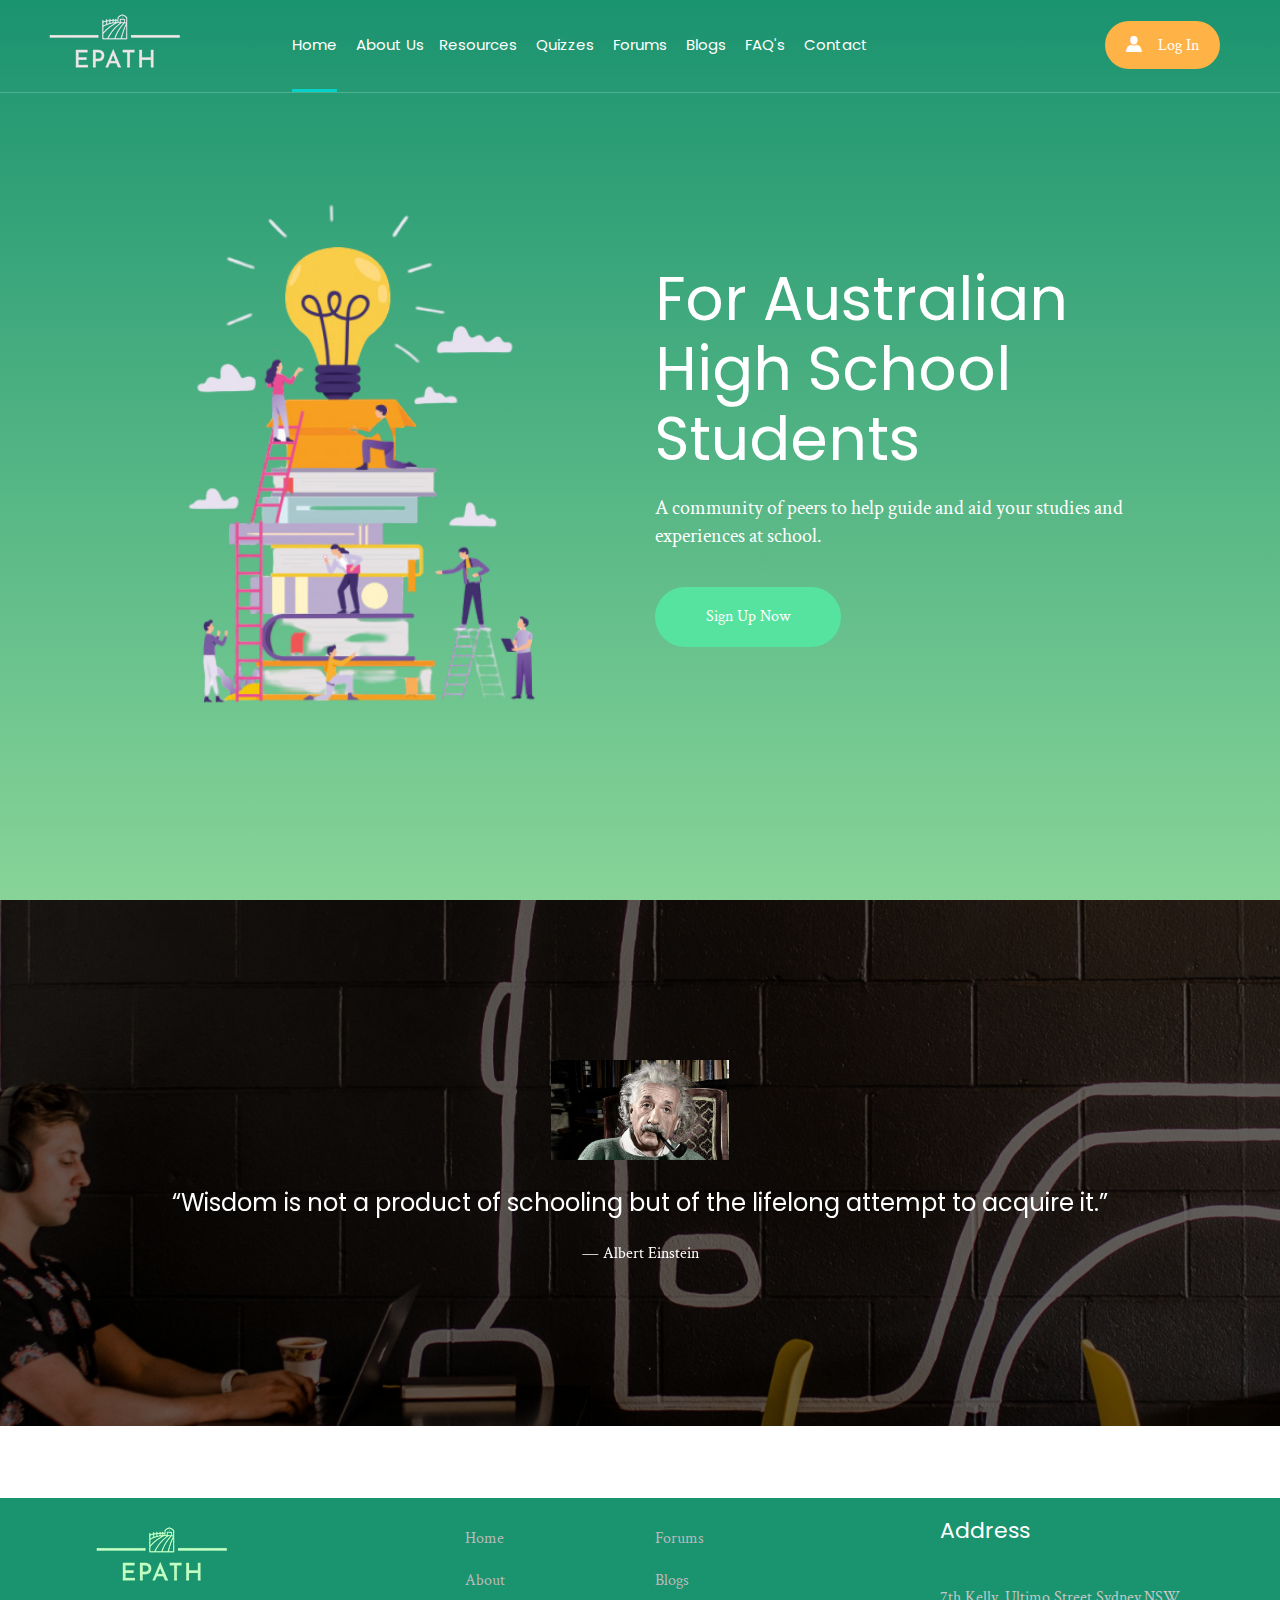
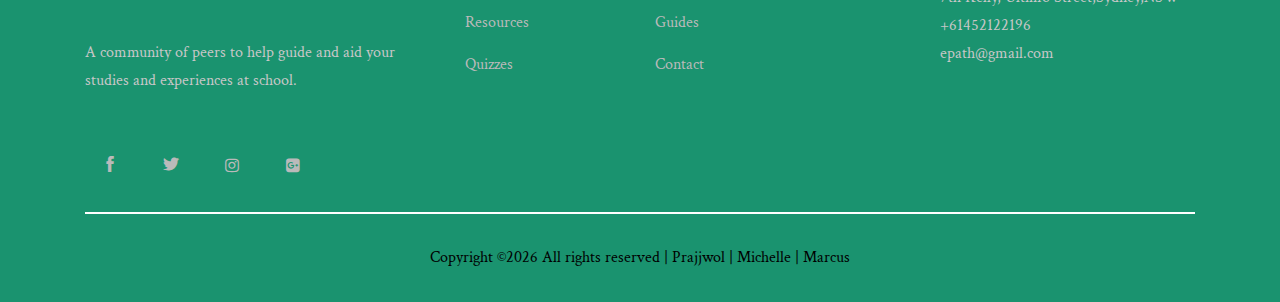
<file: index.html>
<!doctype html>
<html class="no-js" lang="zxx">

<head>
    <meta charset="utf-8">
    <meta http-equiv="x-ua-compatible" content="ie=edge">
    <title>EPATH</title>
    <meta name="description" content="">
    <meta name="viewport" content="width=device-width, initial-scale=1">

    <!-- <link rel="manifest" href="site.webmanifest"> -->
    <link rel="shortcut icon" type="image/x-icon" href="img/favicon.png">
    <!-- Place favicon.ico in the root directory -->

    <!-- CSS here -->
    <link rel="stylesheet" href="css/bootstrap.min.css">
    <link rel="stylesheet" href="css/owl.carousel.min.css">
    <link rel="stylesheet" href="css/magnific-popup.css">
    <link rel="stylesheet" href="css/font-awesome.min.css">
    <link rel="stylesheet" href="css/themify-icons.css">
    <link rel="stylesheet" href="css/nice-select.css">
    <link rel="stylesheet" href="css/flaticon.css">
    <link rel="stylesheet" href="css/gijgo.css">
    <link rel="stylesheet" href="css/animate.css">
    <link rel="stylesheet" href="css/slicknav.css">
    <link rel="stylesheet" href="css/style.css">
    <!-- <link rel="stylesheet" href="css/responsive.css"> -->
</head>

<body>
   

    <!-- header-start -->
    <header>
        <div class="header-area ">
            <div id="sticky-header" class="main-header-area">
                <div class="container-fluid p-0">
                    <div class="row align-items-center no-gutters">
                        <div class="col-xl-2 col-lg-2">
                            <div class="logo-img">
                                <a href="index.html">
                                    <img src="img/logo2.png" alt="">
                                </a>
                            </div>
                        </div>
                        <!--navigation bar-->
                        <div class="col-xl-7 col-lg-7">
                            <div class="main-menu  d-none d-lg-block">
                                <nav>
                                    <ul id="navigation">
                                        <li><a class="active" href="index.html">home</a></li>
                                        <li><a href="about.html">about us</a>
                                        <li><a href="resources.html">resources</a></li>
                                        <li><a href="quizzes.html">quizzes</a></li>
                                        <li><a href="forums.html">forums</a></li>
                                        <li><a href="blogs.html">blogs </a></li>
                                        <li><a href="faqs.html">FAQ's</a></li> 
                                        <li><a href="contact.html">contact</a></li>
                                    </ul>
                                    
                                </nav>

                            </div>
                            
                        </div>
                        <!--navigation bar end-->

                        
                        <div class="col-xl-3 col-lg-3 d-none d-lg-block">
                            <div class="log_chat_area d-flex align-items-center">
                                
                                <a href="#test-form" class="login popup-with-form">
                                    <i class="flaticon-user"></i>
                                    <span>log in</span>
                                </a>
                            </div>
                        </div>
                        <div class="col-12">
                            <div class="mobile_menu d-block d-lg-none"></div>
                        </div>
                    </div>
                </div>
            </div>
        </div>
    </header>
    <!-- header-end -->

    <!-- slider_area_start -->
    <div class="slider_area ">
        <div class="single_slider d-flex align-items-center justify-content-center slider_bg_1">
            <div class="container">
                <div class="row align-items-center justify-content-center">
                    <div class="col-xl-6 col-md-6">
                        <div class="illastrator_png">
                            <img src="img/banner/team-image-removebg-preview.png" alt="">
                        </div>
                    </div>
                    <div class="col-xl-6 col-md-6">
                        <div class="slider_info">
                            <h3>For Australian High School Students</h3>
                            <p class ="slogan">
                                A community of peers to help guide and aid your studies and experiences at school.
                            </p>
                            
                              <br>
                            <a href="#" class="boxed_btn">Sign Up Now</a>
                        </div>
                    </div>
                </div>
            </div>
        </div>
    </div>
    <!-- slider_area_end -->

    

    <!-- testimonial_area_start -->
    <div class="testimonial_area testimonial_bg_1 overlay">
        <div class="testmonial_active owl-carousel">
            <div class="single_testmoial">
                <div class="container">
                    <div class="row">
                        <div class="col-xl-12">
                            <div class="testmonial_text text-center">
                                <div class="author_img">
                                    <img height="100" width="100" src="img/testmonial/einstein.jpg" alt="">
                                </div>
                                <p>
                                    “Wisdom is not a product of schooling but of the lifelong attempt to acquire it.”
                                </p>
                                <span>― Albert Einstein</span>
                            </div>
                        </div>
                    </div>
                </div>
            </div>
            <div class="single_testmoial">
                <div class="container">
                    <div class="row">
                        <div class="col-xl-12">
                            <div class="testmonial_text text-center">
                                <div class="author_img">
                                    <img height="100" width="100" src="img/testmonial/Muhammed.jpeg" alt="">
                                </div>
                                <p>
                                    “If knowledge is not put into practice, it does not benefit one.”
                                </p>
                                <span> ― Muhammad Tahir-ul-Qadri</span>
                            </div>
                        </div>
                    </div>
                </div>
            </div>
        </div>
    </div>
    <!-- testimonial_area_end -->

   <br>
   <br>
   <br>

   

<!-- footer -->
<footer class="footer footer_bg_1">
    <div class="footer_top">
        <div class="container">
            <div class="row">
                <div class="col-xl-4 col-md-6 col-lg-4">
                    <div class="footer_widget">
                        <div class="footer_logo">
                            <a href="#">
                                <img src="img/logo.png" alt="">
                            </a>
                        </div>
                        <p>
                            A community of peers to help guide and aid your studies and experiences at school.
                        </p>
                        <div class="socail_links">
                            <ul>
                                <li>
                                    <a href="#">
                                        <i class="ti-facebook"></i>
                                    </a>
                                </li>
                                <li>
                                    <a href="#">
                                        <i class="ti-twitter-alt"></i>
                                    </a>
                                </li>
                                <li>
                                    <a href="#">
                                        <i class="fa fa-instagram"></i>
                                    </a>
                                </li>
                                <li>
                                    <a href="#">
                                        <i class="fa fa-google-plus-square"></i>
                                    </a>
                                </li>
                            </ul>
                        </div>

                    </div>
                </div>
                <div class="col-xl-2 col-md-6 col-lg-2">
                    <div class="footer_widget">
                        <ul>
                            <li><a class="active" href="index.html">Home</a></li>
                            <li><a href="about.html">About</a>
                            <li><a href="resources.html">Resources</a></li>
                            <li><a href="quizzes.html">Quizzes</a></li>
                        </ul>
                    </div>
                </div>
                <div class="col-xl-3 col-md-6 col-lg-3">
                    <div class="footer_widget">
                        <ul><li><a href="#">Forums</a></li>
                            <li><a href="#">Blogs </a></li>
                            <li><a href="#">Guides </a></li>
                            <li><a href="contact.html">Contact</a></li>
                        </ul>
                    </div>
                </div>
                <div class="col-xl-3 col-md-6 col-lg-3">
                    <div class="footer_widget">
                        <h3 class="footer_title">
                            Address
                        </h3>
                        <p>
                            7th Kelly, Ultimo Street,Sydney,NSW <br>
                            +61452122196<br>
                            epath@gmail.com
                        </p>
                    </div>
                </div>
            </div>
        </div>
    </div>
    <!--copyright part-->
    <div class="copy-right_text">
        <div class="container">
            <div class="footer_border"></div>
            <div class="row">
                <div class="col-xl-12">
                    <p class="copy_right text-center">
                        Copyright &copy;<script>document.write(new Date().getFullYear());</script> All rights reserved | Prajjwol | Michelle | Marcus
                    </p>
                </div>
            </div>
        </div>
    </div>
    <!--copyright part end-->
</footer>

<!-- footer -->


    <!-- form itself end-->
    <form id="test-form" class="white-popup-block mfp-hide">
        <div class="popup_box ">
            <div class="popup_inner">
                <div class="logo text-center">
                    <a href="#">
                        <img src="img/logo2.png" alt="">
                    </a>
                </div>
                <h3>Sign in</h3>
                <form action="#">
                    <div class="row">
                        <div class="col-xl-12 col-md-12">
                            <input type="email" placeholder="Enter email">
                        </div>
                        <div class="col-xl-12 col-md-12">
                            <input type="password" placeholder="Password">
                        </div>
                        <div class="col-xl-12">
                            <button type="submit" class="boxed_btn_orange">Sign in</button>
                        </div>
                    </div>
                </form>
                <p class="doen_have_acc">Don’t have an account? <a class="dont-hav-acc" href="#test-form2">Sign Up</a>
                </p>
            </div>
        </div>
    </form>
    <!-- form itself end -->

    <!-- form itself end-->
    <form id="test-form2" class="white-popup-block mfp-hide">
        <div class="popup_box ">
            <div class="popup_inner">
                <div class="logo text-center">
                    <a href="#">
                        <img src="img/logo2.png" alt="">
                    </a>
                </div>
                <h3>Registration</h3>
                <form action="#">
                    <div class="row">
                        <div class="col-xl-12 col-md-12">
                            <input type="email" placeholder="Enter email">
                        </div>
                        <div class="col-xl-12 col-md-12">
                            <input type="password" placeholder="Password">
                        </div>
                        <div class="col-xl-12 col-md-12">
                            <input type="Password" placeholder="Confirm password">
                        </div>
                      
                        <div class="col-xl-12 col-md-12">
                            <input type="Password" placeholder="Confirm password">
                        </div>
                        <div class="col-xl-12 col-md-12">
                            <input type="Age" placeholder="Age">
                        </div>
                        <div class="col-xl-12 col-md-12">
                            <input type="High school" placeholder="Year of High School Completion">
                        </div>
                        
                        <div class="col-xl-12">
                            <button type="submit" class="boxed_btn_orange">Sign Up</button>
                        </div>
                    </div>
                </form>
            </div>
        </div>
    </form>
    <!-- form itself end -->


    <!-- JS here -->
    <script src="js/vendor/modernizr-3.5.0.min.js"></script>
    <script src="js/vendor/jquery-1.12.4.min.js"></script>
    <script src="js/popper.min.js"></script>
    <script src="js/bootstrap.min.js"></script>
    <script src="js/owl.carousel.min.js"></script>
    <script src="js/isotope.pkgd.min.js"></script>
    <script src="js/ajax-form.js"></script>
    <script src="js/waypoints.min.js"></script>
    <script src="js/jquery.counterup.min.js"></script>
    <script src="js/imagesloaded.pkgd.min.js"></script>
    <script src="js/scrollIt.js"></script>
    <script src="js/jquery.scrollUp.min.js"></script>
    <script src="js/wow.min.js"></script>
    <script src="js/nice-select.min.js"></script>
    <script src="js/jquery.slicknav.min.js"></script>
    <script src="js/jquery.magnific-popup.min.js"></script>
    <script src="js/plugins.js"></script>
    <script src="js/gijgo.min.js"></script>

    <!--contact js-->
    <script src="js/contact.js"></script>
    <script src="js/jquery.ajaxchimp.min.js"></script>
    <script src="js/jquery.form.js"></script>
    <script src="js/jquery.validate.min.js"></script>
    <script src="js/mail-script.js"></script>

    <script src="js/main.js"></script>
</body>

</html>
</file>
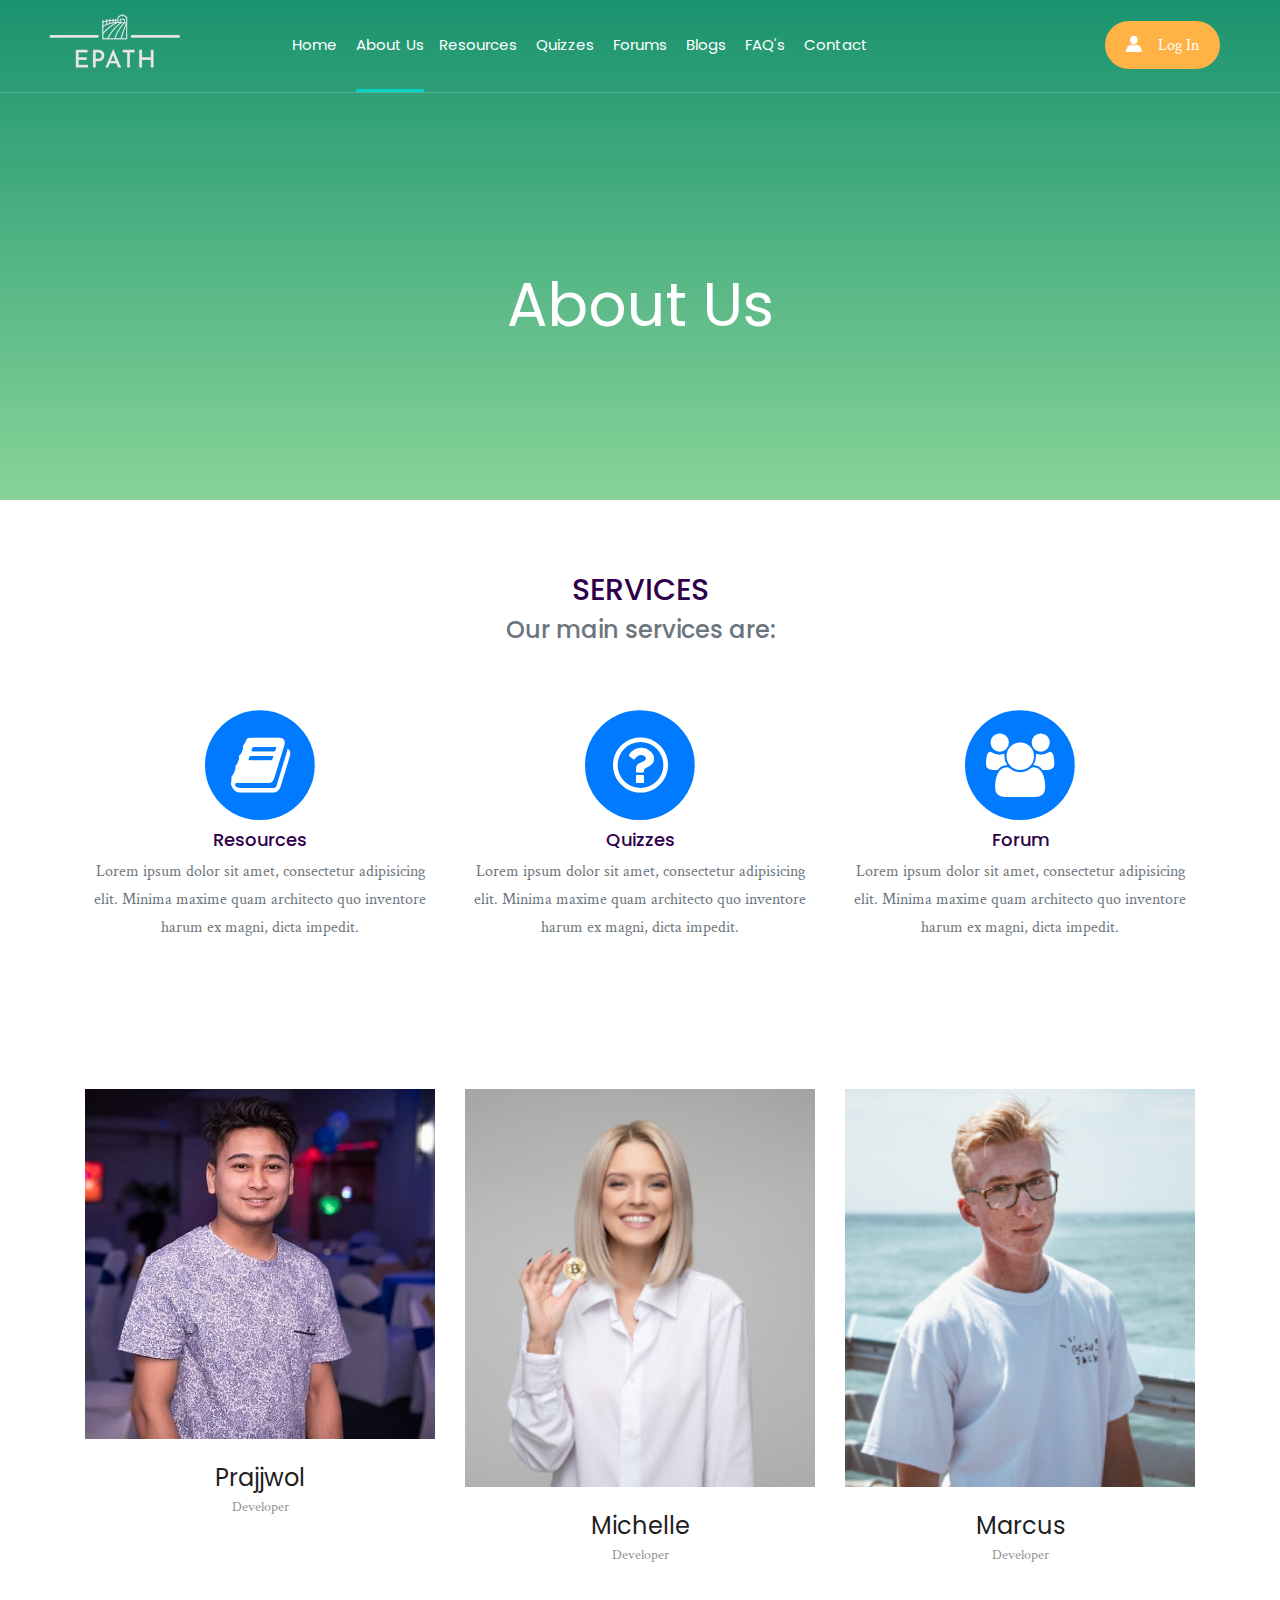
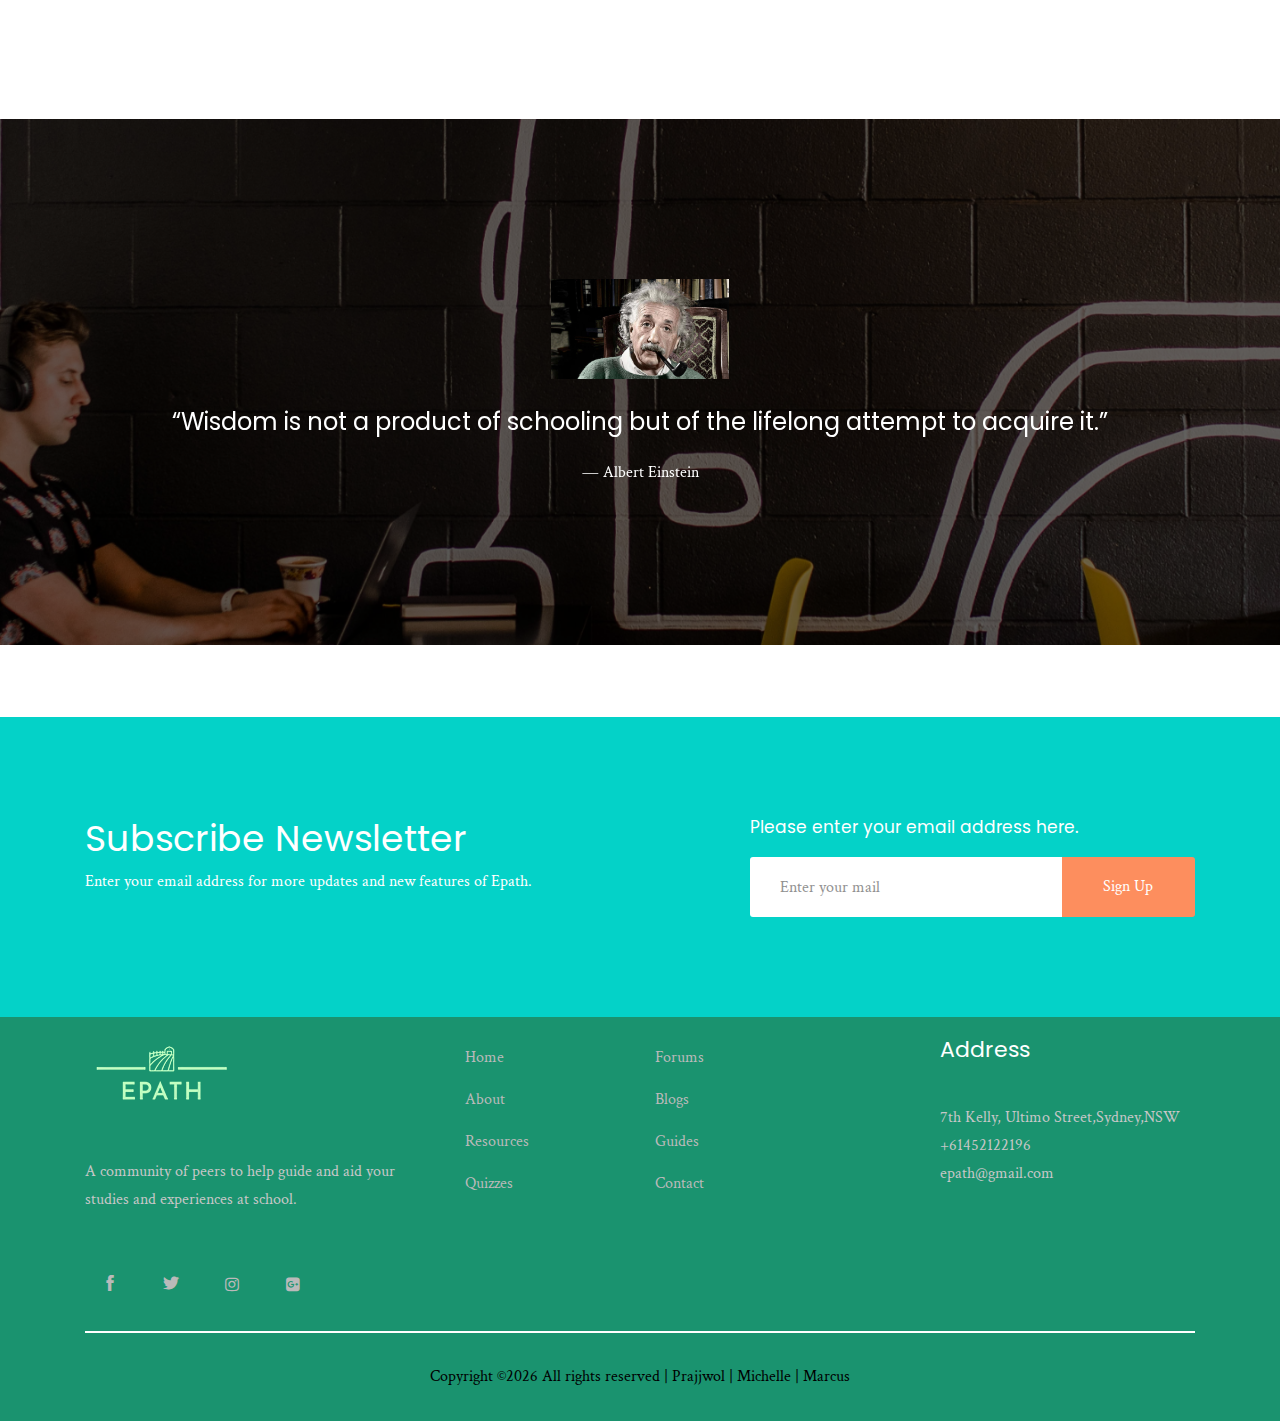
<file: about.html>
<!doctype html>
<html class="no-js" lang="zxx">

    <head>
        <meta charset="utf-8">
        <meta http-equiv="x-ua-compatible" content="ie=edge">
        <title>EPATH</title>
        <meta name="description" content="">
        <meta name="viewport" content="width=device-width, initial-scale=1">
    
        <!-- <link rel="manifest" href="site.webmanifest"> -->
        <link rel="shortcut icon" type="image/x-icon" href="img/favicon.png">
        <!-- Place favicon.ico in the root directory -->
    
        <!-- CSS here -->
        <link rel="stylesheet" href="css/bootstrap.min.css">
        <link rel="stylesheet" href="css/owl.carousel.min.css">
        <link rel="stylesheet" href="css/magnific-popup.css">
        <link rel="stylesheet" href="css/font-awesome.min.css">
        <link rel="stylesheet" href="css/themify-icons.css">
        <link rel="stylesheet" href="css/nice-select.css">
        <link rel="stylesheet" href="css/flaticon.css">
        <link rel="stylesheet" href="css/gijgo.css">
        <link rel="stylesheet" href="css/animate.css">
        <link rel="stylesheet" href="css/slicknav.css">
        <link rel="stylesheet" href="css/style.css">
        <!-- <link rel="stylesheet" href="css/responsive.css"> -->
    </head>

<body>
    <!--[if lte IE 9]>
            <p class="browserupgrade">You are using an <strong>outdated</strong> browser. Please <a href="https://browsehappy.com/">upgrade your browser</a> to improve your experience and security.</p>
        <![endif]-->

    <!-- header-start -->
    <header>
        <div class="header-area ">
            <div id="sticky-header" class="main-header-area">
                <div class="container-fluid p-0">
                    <div class="row align-items-center no-gutters">
                        <div class="col-xl-2 col-lg-2">
                            <div class="logo-img">
                                <a href="index.html">
                                    <img src="img/logo2.png" alt="">
                                </a>
                            </div>
                        </div>
                        <div class="col-xl-7 col-lg-7">
                            <div class="main-menu  d-none d-lg-block">
                                <nav>
                                    <ul id="navigation">
                                        <li><a href="index.html">home</a></li>
                                        <li><a class="active" href="about.html">about us</a>
                                        <li><a href="resources.html">resources</a></li>
                                        <li><a href="quizzes.html">quizzes</a></li>
                                        <li><a href="forums.html">forums</a></li>
                                        <li><a href="blogs.html">blogs </a>
                                        </li>
                                        <li><a href="faqs.html">FAQ's</a></li> 
                                        <li><a href="contact.html">contact</a></li>
                                    </ul>
                                    
                                </nav>

                            </div>
                            
                        </div>

                        
                        <div class="col-xl-3 col-lg-3 d-none d-lg-block">
                            <div class="log_chat_area d-flex align-items-center">
                                
                                <a href="#test-form" class="login popup-with-form">
                                    <i class="flaticon-user"></i>
                                    <span>log in</span>
                                </a>
                            </div>
                        </div>
                        <div class="col-12">
                            <div class="mobile_menu d-block d-lg-none"></div>
                        </div>
                    </div>
                </div>
            </div>
        </div>
    </header>
    <!-- header-end -->

        <!-- bradcam_area_start -->
        <div class="bradcam_area breadcam_bg">
            <h3>About Us</h3>
        </div>
        <!-- bradcam_area_end -->

        <br>
        <br>
        <br>
        <!-- services -->

        <section id="services">
            <div class="container">
                <div class="row">
                    <div class="col-lg-12 text-center">
                        <h2 class="text-uppercase section-heading">Services</h2>
                        <h3 class="text-muted section-subheading">Our main services are:</h3>
                    </div>
                </div>
                <br>
                <br>
                <div class="row text-center">
                    <div class="col-md-4"><span class="fa-stack fa-4x"><i class="fa fa-circle fa-stack-2x text-primary"></i><i class="fa fa-book fa-stack-1x fa-inverse"></i></span>
                        <h4 class="section-heading">Resources</h4>
                        <p class="text-muted">Lorem ipsum dolor sit amet, consectetur adipisicing elit. Minima maxime quam architecto quo inventore harum ex magni, dicta impedit.</p>
                    </div>
                    <div class="col-md-4"><span class="fa-stack fa-4x"><i class="fa fa-circle fa-stack-2x text-primary"></i><i class="fa fa-question-circle-o fa-stack-1x fa-inverse"></i></span>
                        <h4 class="section-heading">Quizzes</h4>
                        <p class="text-muted">Lorem ipsum dolor sit amet, consectetur adipisicing elit. Minima maxime quam architecto quo inventore harum ex magni, dicta impedit.</p>
                    </div>
                    <div class="col-md-4"><span class="fa-stack fa-4x"><i class="fa fa-circle fa-stack-2x text-primary"></i><i class="fa fa-group fa-stack-1x fa-inverse"></i></span>
                        <h4 class="section-heading">Forum</h4>
                        <p class="text-muted">Lorem ipsum dolor sit amet, consectetur adipisicing elit. Minima maxime quam architecto quo inventore harum ex magni, dicta impedit.</p>
                    </div>
                </div>
            </div>
        </section>

        <!-- service section end -->

    

    <!-- our_team_member_start -->
    <div class="our_team_member">
        <div class="container">
            <div class="row">
                <div class="col-xl-4 col-md-4">
                    <div class="single_team">
                        <div class="thumb">
                            <img src="img/team/Prajjwol.jpg" alt="">
                            <div class="social_link">
                                <a href="https://www.facebook.com/prajjwol.shrestha.3"><i class="fa fa-facebook"></i></a>
                                <a href="https://www.instagram.com/prajjwol.shrestha.3/?hl=en"><i class="fa fa-instagram"></i></a>
                                <a href="https://twitter.com/?lang=en"><i class="fa fa-twitter"></i></a>
                            </div>
                        </div>
                        <div class="master_name text-center">
                            <h3>Prajjwol</h3>
                            <p>Developer</p>
                        </div>
                    </div>
                </div>
                <div class="col-xl-4 col-md-4">
                    <div class="single_team">
                        <div class="thumb">
                            <img src="img/team/2.png" alt="">
                            <div class="social_link">
                                <a href="#"><i class="fa fa-envelope"></i></a>
                                <a href="#"><i class="fa fa-twitter"></i></a>
                                <a href="#"><i class="fa fa-linkedin"></i></a>
                            </div>
                        </div>
                        <div class="master_name text-center">
                            <h3>Michelle</h3>
                            <p>Developer</p>
                        </div>
                    </div>
                </div>
                <div class="col-xl-4 col-md-4">
                    <div class="single_team">
                        <div class="thumb">
                            <img src="img/team/4.png" alt="">
                            <div class="social_link">
                                <a href="#"><i class="fa fa-envelope"></i></a>
                                <a href="#"><i class="fa fa-twitter"></i></a>
                                <a href="#"><i class="fa fa-linkedin"></i></a>
                            </div>
                        </div>
                        <div class="master_name text-center">
                            <h3>Marcus</h3>
                            <p>Developer</p>
                        </div>
                    </div>
                </div>
            </div>
        </div>
    </div>
    <!-- our_team_member_end -->

    <!-- testimonial_area_start -->
    <div class="testimonial_area testimonial_bg_1 overlay">
        <div class="testmonial_active owl-carousel">
            <div class="single_testmoial">
                <div class="container">
                    <div class="row">
                        <div class="col-xl-12">
                            <div class="testmonial_text text-center">
                                <div class="author_img">
                                    <img height="100" width="100" src="img/testmonial/einstein.jpg" alt="">
                                </div>
                                <p>
                                    “Wisdom is not a product of schooling but of the lifelong attempt to acquire it.”
                                </p>
                                <span>― Albert Einstein</span>
                            </div>
                        </div>
                    </div>
                </div>
            </div>
            <div class="single_testmoial">
                <div class="container">
                    <div class="row">
                        <div class="col-xl-12">
                            <div class="testmonial_text text-center">
                                <div class="author_img">
                                    <img height="100" width="100" src="img/testmonial/Muhammed.jpeg" alt="">
                                </div>
                                <p>
                                    “If knowledge is not put into practice, it does not benefit one.”
                                </p>
                                <span> ― Muhammad Tahir-ul-Qadri</span>
                            </div>
                        </div>
                    </div>
                </div>
            </div>
        </div>
    </div>
    <!-- testimonial_area_end -->

   <br>
   <br>
   <br>

    <!-- subscribe_newsletter_Start -->
    <div class="subscribe_newsletter">
        <div class="container">
            <div class="row">
                <div class="col-xl-6 col-lg-6">
                    <div class="newsletter_text">
                        <h3>Subscribe Newsletter</h3>
                        <p>Enter your email address for more updates and new features of Epath.</p>
                    </div>
                </div>
                <div class="col-xl-5 offset-xl-1 col-lg-6">
                    <div class="newsletter_form">
                        <h4>Please enter your email address here.</h4>
                        <form action="#" class="newsletter_form">
                            <input type="text" placeholder="Enter your mail">
                            <button type="submit">Sign Up</button>
                        </form>
                    </div>
                </div>
            </div>
        </div>
    </div>
    <!-- subscribe_newsletter_end -->

    


   <!-- footer -->
<footer class="footer footer_bg_1">
    <div class="footer_top">
        <div class="container">
            <div class="row">
                <div class="col-xl-4 col-md-6 col-lg-4">
                    <div class="footer_widget">
                        <div class="footer_logo">
                            <a href="#">
                                <img src="img/logo.png" alt="">
                            </a>
                        </div>
                        <p>
                            A community of peers to help guide and aid your studies and experiences at school.
                        </p>
                        <div class="socail_links">
                            <ul>
                                <li>
                                    <a href="#">
                                        <i class="ti-facebook"></i>
                                    </a>
                                </li>
                                <li>
                                    <a href="#">
                                        <i class="ti-twitter-alt"></i>
                                    </a>
                                </li>
                                <li>
                                    <a href="#">
                                        <i class="fa fa-instagram"></i>
                                    </a>
                                </li>
                                <li>
                                    <a href="#">
                                        <i class="fa fa-google-plus-square"></i>
                                    </a>
                                </li>
                            </ul>
                        </div>

                    </div>
                </div>
                <div class="col-xl-2 col-md-6 col-lg-2">
                    <div class="footer_widget">
                        <ul>
                            <li><a class="active" href="index.html">Home</a></li>
                            <li><a href="about.html">About</a>
                            <li><a href="resources.html">Resources</a></li>
                            <li><a href="quizzes.html">Quizzes</a></li>
                        </ul>
                    </div>
                </div>
                <div class="col-xl-3 col-md-6 col-lg-3">
                    <div class="footer_widget">
                        <ul><li><a href="#">Forums</a></li>
                            <li><a href="#">Blogs </a></li>
                            <li><a href="#">Guides </a></li>
                            <li><a href="contact.html">Contact</a></li>
                        </ul>
                    </div>
                </div>
                <div class="col-xl-3 col-md-6 col-lg-3">
                    <div class="footer_widget">
                        <h3 class="footer_title">
                            Address
                        </h3>
                        <p>
                            7th Kelly, Ultimo Street,Sydney,NSW <br>
                            +61452122196<br>
                            epath@gmail.com
                        </p>
                    </div>
                </div>
            </div>
        </div>
    </div>
    <!--copyright part-->
    <div class="copy-right_text">
        <div class="container">
            <div class="footer_border"></div>
            <div class="row">
                <div class="col-xl-12">
                    <p class="copy_right text-center">
                        Copyright &copy;<script>document.write(new Date().getFullYear());</script> All rights reserved | Prajjwol | Michelle | Marcus
                    </p>
                </div>
            </div>
        </div>
    </div>
    <!--copyright part end-->
</footer>

<!-- footer -->


   <!-- form itself end-->
   <form id="test-form" class="white-popup-block mfp-hide">
    <div class="popup_box ">
        <div class="popup_inner">
            <div class="logo text-center">
                <a href="#">
                    <img src="img/logo2.png" alt="">
                </a>
            </div>
            <h3>Sign in</h3>
            <form action="#">
                <div class="row">
                    <div class="col-xl-12 col-md-12">
                        <input type="email" placeholder="Enter email">
                    </div>
                    <div class="col-xl-12 col-md-12">
                        <input type="password" placeholder="Password">
                    </div>
                    <div class="col-xl-12">
                        <button type="submit" class="boxed_btn_orange">Sign in</button>
                    </div>
                </div>
            </form>
            <p class="doen_have_acc">Don’t have an account? <a class="dont-hav-acc" href="#test-form2">Sign Up</a>
            </p>
        </div>
    </div>
</form>
<!-- form itself end -->

<!-- form itself end-->
<form id="test-form2" class="white-popup-block mfp-hide">
    <div class="popup_box ">
        <div class="popup_inner">
            <div class="logo text-center">
                <a href="#">
                    <img src="img/logo2.png" alt="">
                </a>
            </div>
            <h3>Registration</h3>
            <form action="#">
                <div class="row">
                    <div class="col-xl-12 col-md-12">
                        <input type="email" placeholder="Enter email">
                    </div>
                    <div class="col-xl-12 col-md-12">
                        <input type="password" placeholder="Password">
                    </div>
                    <div class="col-xl-12 col-md-12">
                        <input type="Password" placeholder="Confirm password">
                    </div>
                  
                    <div class="col-xl-12 col-md-12">
                        <input type="Password" placeholder="Confirm password">
                    </div>
                    <div class="col-xl-12 col-md-12">
                        <input type="Age" placeholder="Age">
                    </div>
                    <div class="col-xl-12 col-md-12">
                        <input type="High school" placeholder="Year of High School Completion">
                    </div>
                    
                    <div class="col-xl-12">
                        <button type="submit" class="boxed_btn_orange">Sign Up</button>
                    </div>
                </div>
            </form>
        </div>
    </div>
</form>
<!-- form itself end -->


    <!-- JS here -->
    <script src="js/vendor/modernizr-3.5.0.min.js"></script>
    <script src="js/vendor/jquery-1.12.4.min.js"></script>
    <script src="js/popper.min.js"></script>
    <script src="js/bootstrap.min.js"></script>
    <script src="js/owl.carousel.min.js"></script>
    <script src="js/isotope.pkgd.min.js"></script>
    <script src="js/ajax-form.js"></script>
    <script src="js/waypoints.min.js"></script>
    <script src="js/jquery.counterup.min.js"></script>
    <script src="js/imagesloaded.pkgd.min.js"></script>
    <script src="js/scrollIt.js"></script>
    <script src="js/jquery.scrollUp.min.js"></script>
    <script src="js/wow.min.js"></script>
    <script src="js/nice-select.min.js"></script>
    <script src="js/jquery.slicknav.min.js"></script>
    <script src="js/jquery.magnific-popup.min.js"></script>
    <script src="js/plugins.js"></script>
    <script src="js/gijgo.min.js"></script>

    <!--contact js-->
    <script src="js/contact.js"></script>
    <script src="js/jquery.ajaxchimp.min.js"></script>
    <script src="js/jquery.form.js"></script>
    <script src="js/jquery.validate.min.js"></script>
    <script src="js/mail-script.js"></script>

    <script src="js/main.js"></script>
</body>

</html>
</file>
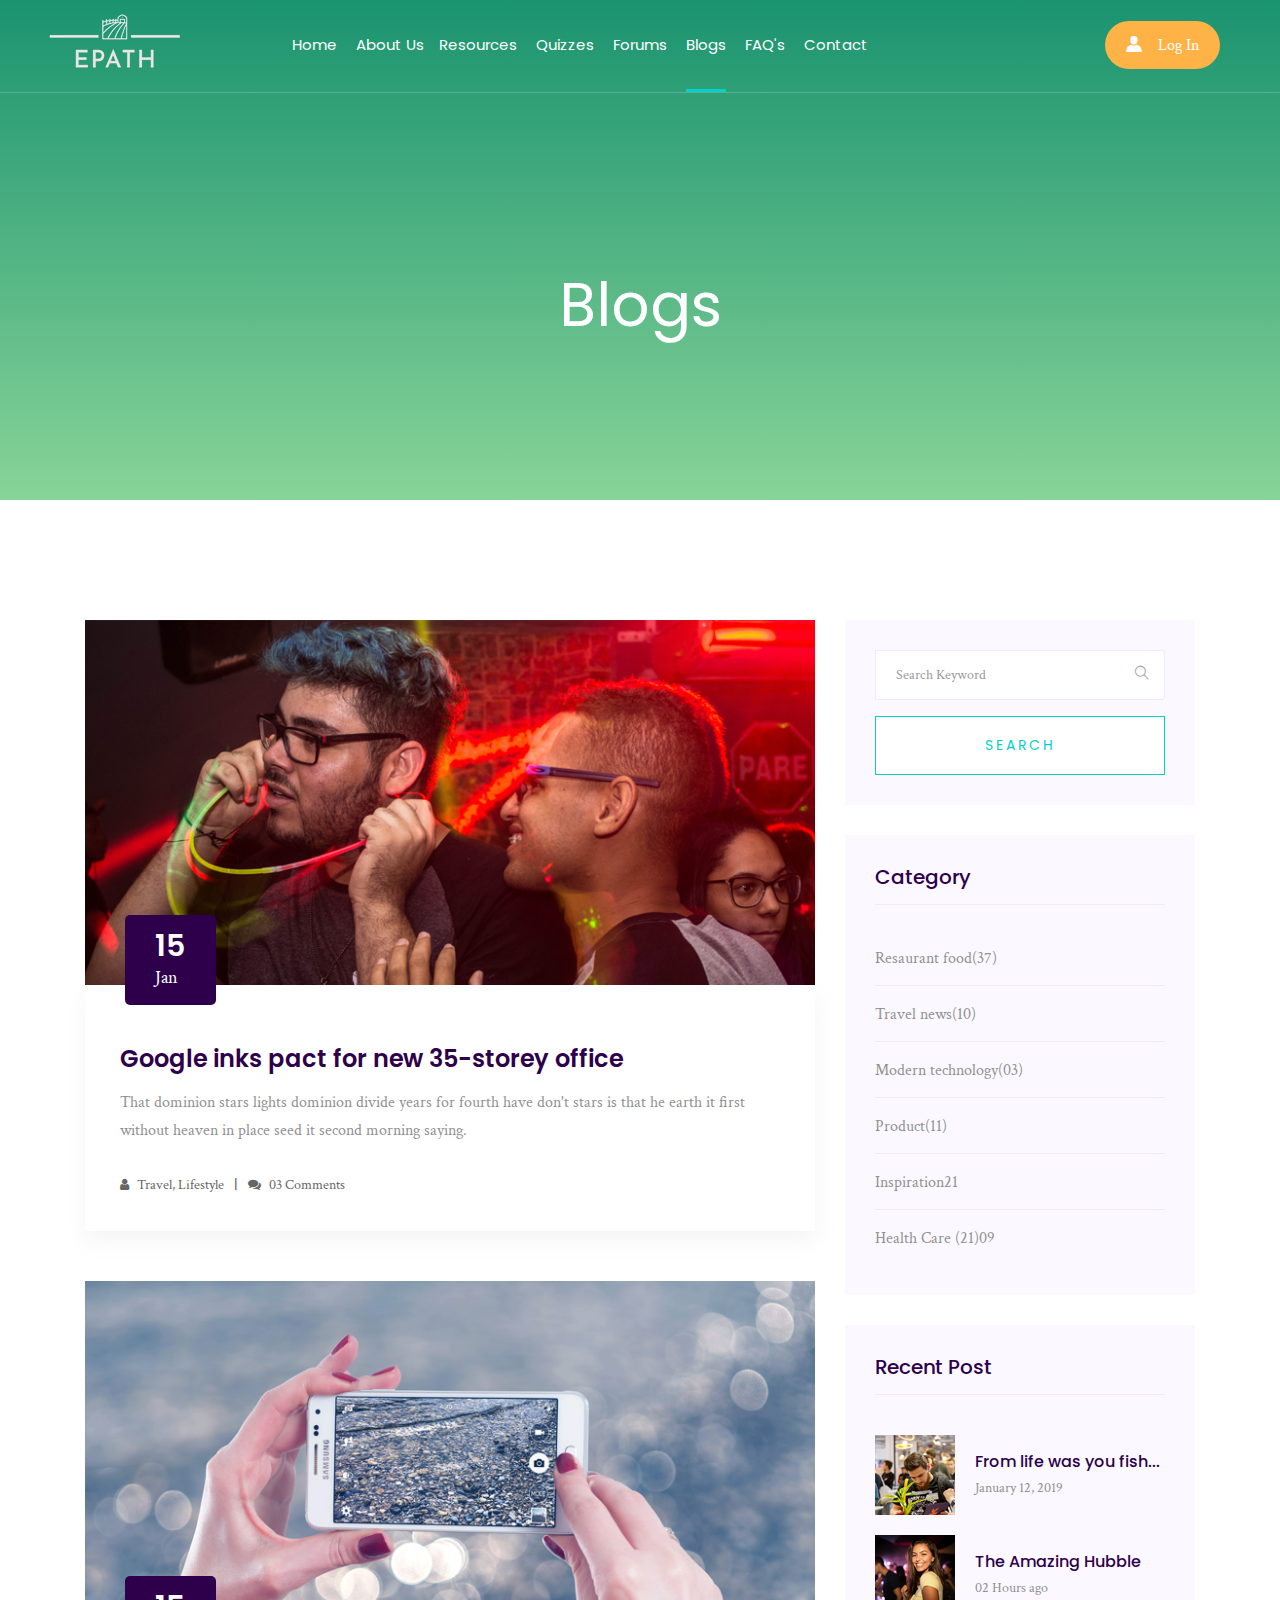
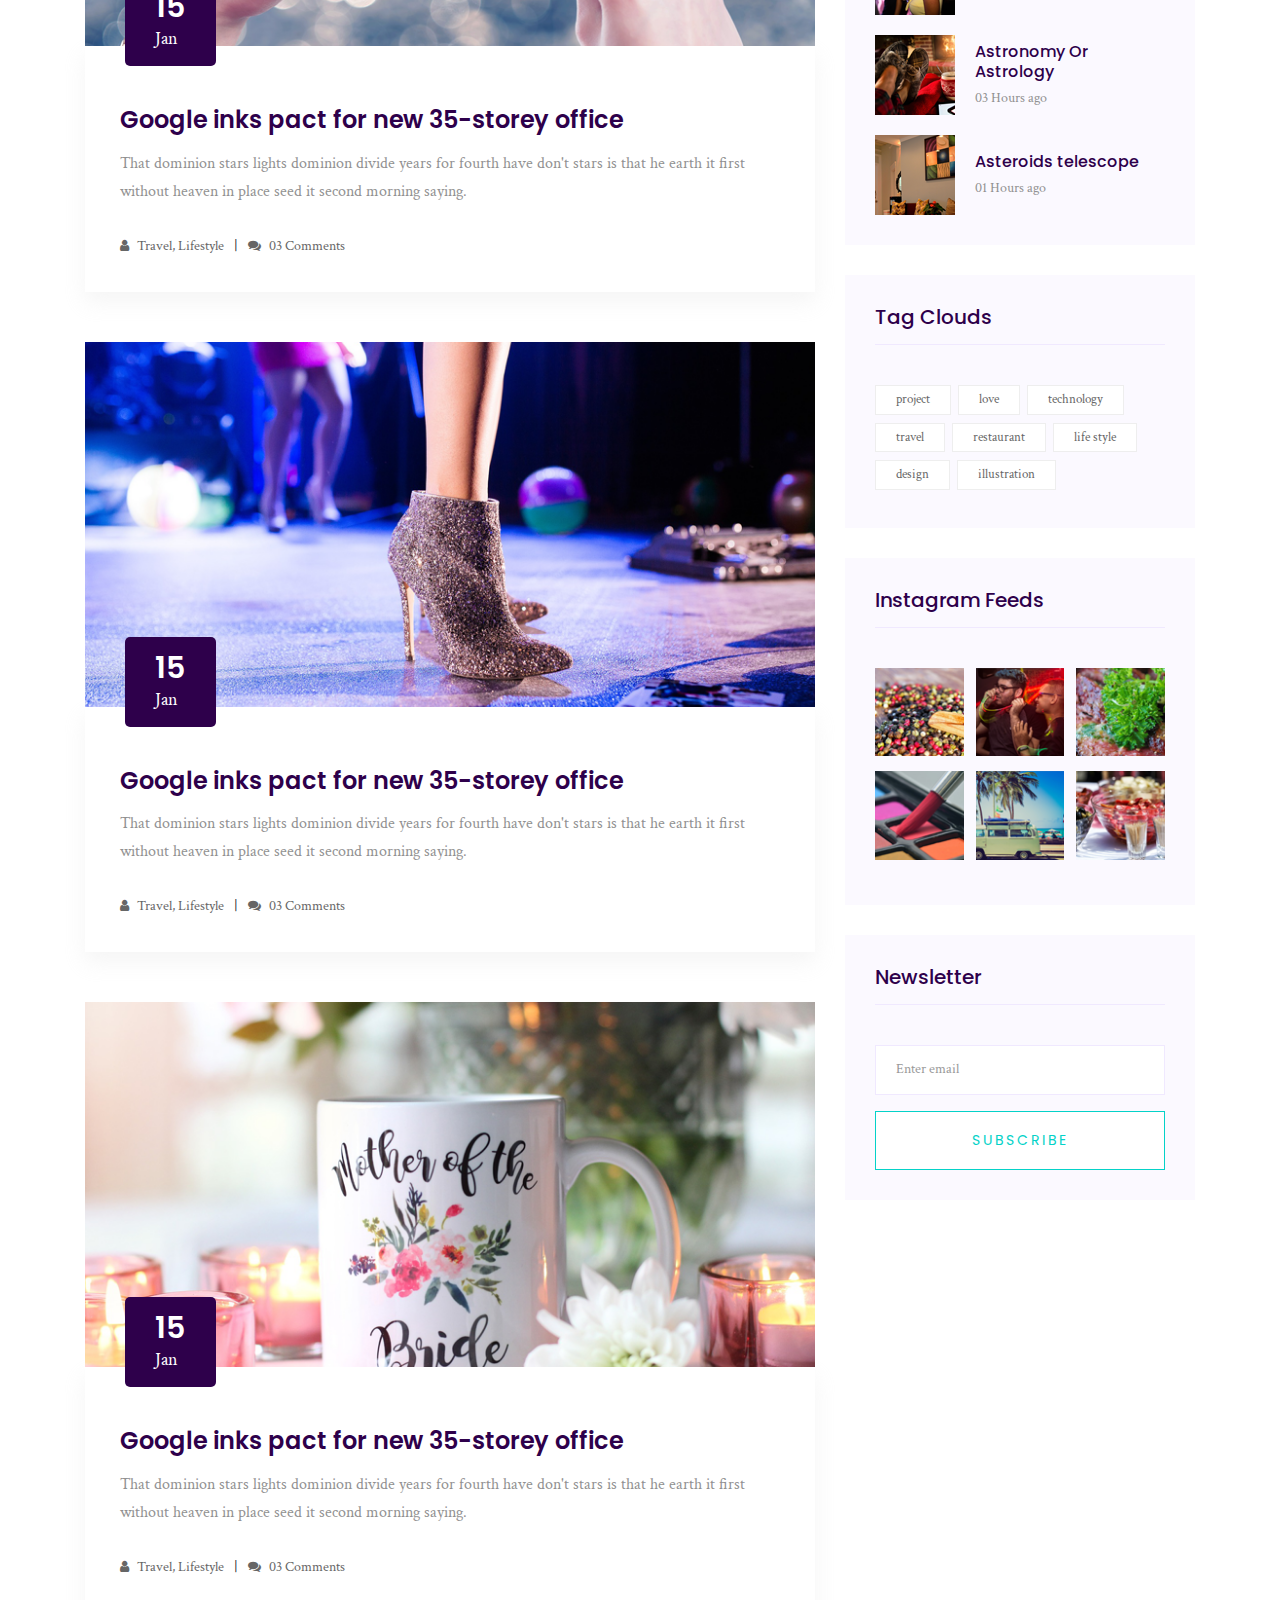
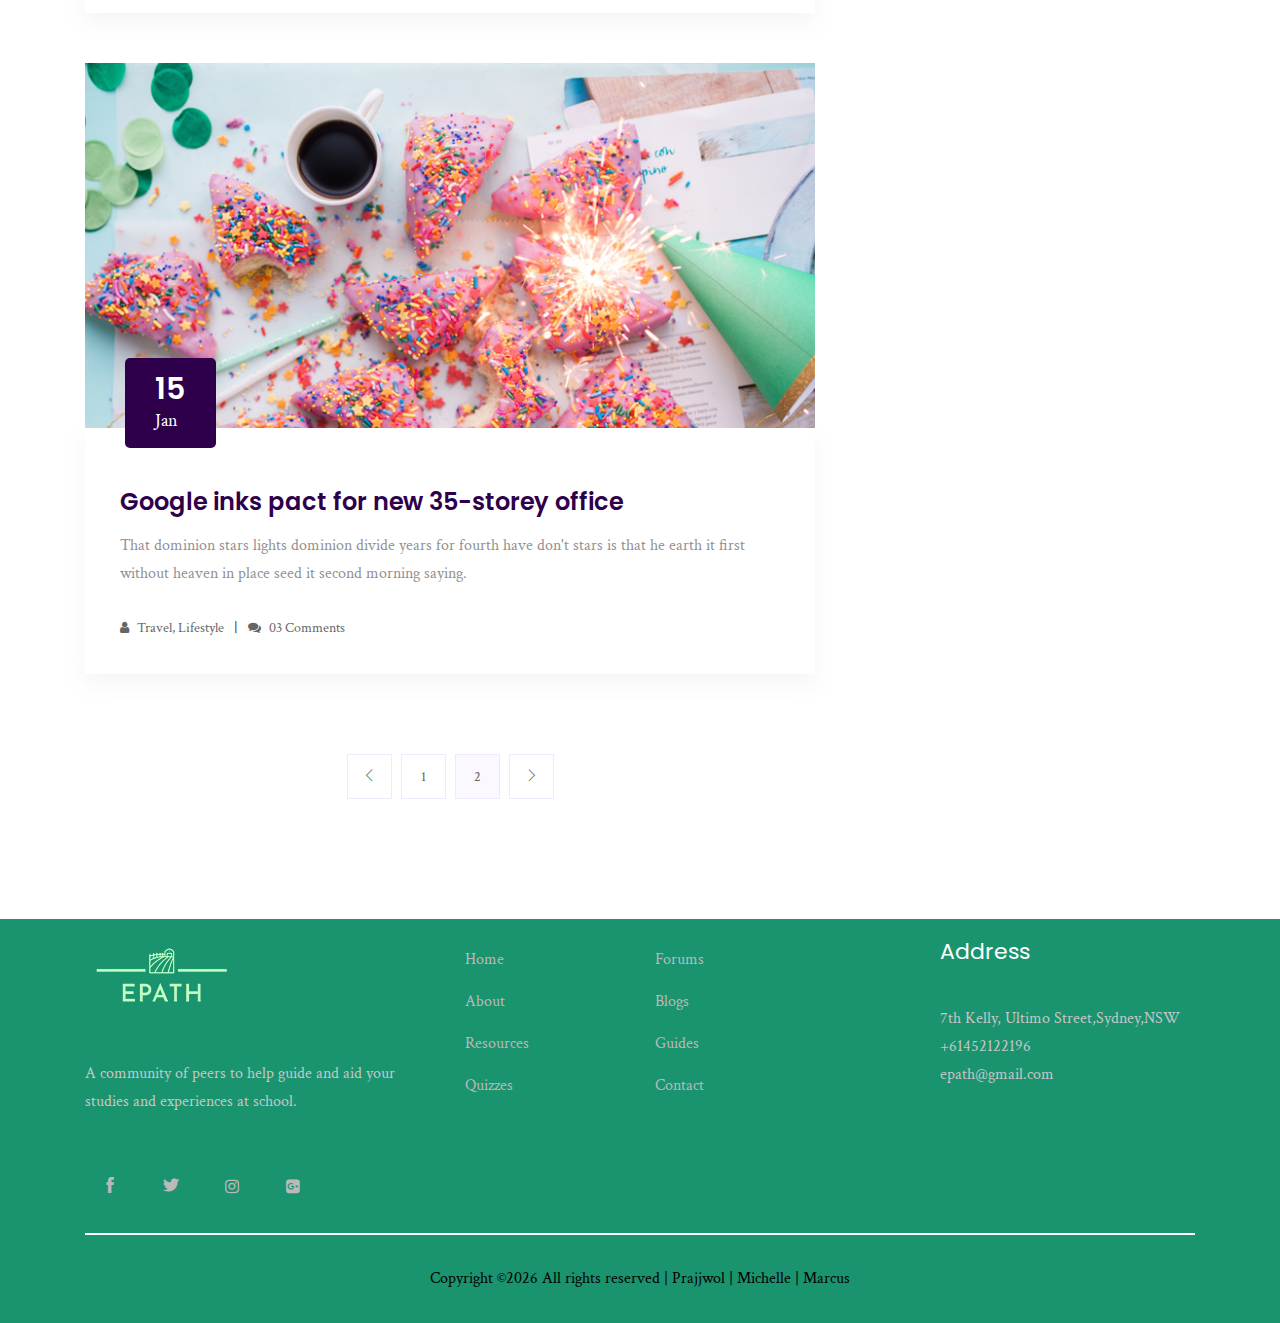
<file: blogs.html>
<!doctype html>
<html class="no-js" lang="zxx">

    <head>
        <meta charset="utf-8">
        <meta http-equiv="x-ua-compatible" content="ie=edge">
        <title>EPATH</title>
        <meta name="description" content="">
        <meta name="viewport" content="width=device-width, initial-scale=1">
    
        <!-- <link rel="manifest" href="site.webmanifest"> -->
        <link rel="shortcut icon" type="image/x-icon" href="img/favicon.png">
        <!-- Place favicon.ico in the root directory -->
    
        <!-- CSS here -->
        <link rel="stylesheet" href="css/bootstrap.min.css">
        <link rel="stylesheet" href="css/owl.carousel.min.css">
        <link rel="stylesheet" href="css/magnific-popup.css">
        <link rel="stylesheet" href="css/font-awesome.min.css">
        <link rel="stylesheet" href="css/themify-icons.css">
        <link rel="stylesheet" href="css/nice-select.css">
        <link rel="stylesheet" href="css/flaticon.css">
        <link rel="stylesheet" href="css/gijgo.css">
        <link rel="stylesheet" href="css/animate.css">
        <link rel="stylesheet" href="css/slicknav.css">
        <link rel="stylesheet" href="css/style.css">
        <!-- <link rel="stylesheet" href="css/responsive.css"> -->
    </head>

<body>
   <header>
    <div class="header-area ">
        <div id="sticky-header" class="main-header-area">
            <div class="container-fluid p-0">
                <div class="row align-items-center no-gutters">
                    <div class="col-xl-2 col-lg-2">
                        <div class="logo-img">
                            <a href="index.html">
                                <img src="img/logo2.png" alt="">
                            </a>
                        </div>
                    </div>
                    <div class="col-xl-7 col-lg-7">
                        <div class="main-menu  d-none d-lg-block">
                            <nav>
                                <ul id="navigation">
                                    <li><a href="index.html">home</a></li>
                                    <li><a href="about.html">about us</a>
                                    <li><a href="resources.html">resources</a></li>
                                    <li><a href="quizzes.html">quizzes</a></li>
                                    <li><a href="forums.html">forums</a></li>
                                    <li><a class="active" href="blogs.html">blogs </a>
                                    </li>
                                    <li><a href="faqs.html">FAQ's</a></li> 
                                    <li><a href="contact.html">contact</a></li>
                                </ul>
                                
                            </nav>

                        </div>
                        
                    </div>

                    
                    <div class="col-xl-3 col-lg-3 d-none d-lg-block">
                        <div class="log_chat_area d-flex align-items-center">
                            
                            <a href="#test-form" class="login popup-with-form">
                                <i class="flaticon-user"></i>
                                <span>log in</span>
                            </a>
                        </div>
                    </div>
                    <div class="col-12">
                        <div class="mobile_menu d-block d-lg-none"></div>
                    </div>
                </div>
            </div>
        </div>
    </div>
</header>
<!-- header-end -->
    
        <!-- bradcam_area_start -->
        <div class="bradcam_area breadcam_bg">
                <h3>blogs</h3>
            </div>
            <!-- bradcam_area_end -->




            


    <!--================Blog Area =================-->
    <section class="blog_area section-padding">
        <div class="container">
            <div class="row">
                <div class="col-lg-8 mb-5 mb-lg-0">
                    <div class="blog_left_sidebar">
                        <article class="blog_item">
                            <div class="blog_item_img">
                                <img class="card-img rounded-0" src="img/blog/single_blog_1.png" alt="">
                                <a href="#" class="blog_item_date">
                                    <h3>15</h3>
                                    <p>Jan</p>
                                </a>
                            </div>

                            <div class="blog_details">
                                <a class="d-inline-block" href="single-blog.html">
                                    <h2>Google inks pact for new 35-storey office</h2>
                                </a>
                                <p>That dominion stars lights dominion divide years for fourth have don't stars is that
                                    he earth it first without heaven in place seed it second morning saying.</p>
                                <ul class="blog-info-link">
                                    <li><a href="#"><i class="fa fa-user"></i> Travel, Lifestyle</a></li>
                                    <li><a href="#"><i class="fa fa-comments"></i> 03 Comments</a></li>
                                </ul>
                            </div>
                        </article>

                        <article class="blog_item">
                            <div class="blog_item_img">
                                <img class="card-img rounded-0" src="img/blog/single_blog_2.png" alt="">
                                <a href="#" class="blog_item_date">
                                    <h3>15</h3>
                                    <p>Jan</p>
                                </a>
                            </div>

                            <div class="blog_details">
                                <a class="d-inline-block" href="single-blog.html">
                                    <h2>Google inks pact for new 35-storey office</h2>
                                </a>
                                <p>That dominion stars lights dominion divide years for fourth have don't stars is that
                                    he earth it first without heaven in place seed it second morning saying.</p>
                                <ul class="blog-info-link">
                                    <li><a href="#"><i class="fa fa-user"></i> Travel, Lifestyle</a></li>
                                    <li><a href="#"><i class="fa fa-comments"></i> 03 Comments</a></li>
                                </ul>
                            </div>
                        </article>

                        <article class="blog_item">
                            <div class="blog_item_img">
                                <img class="card-img rounded-0" src="img/blog/single_blog_3.png" alt="">
                                <a href="#" class="blog_item_date">
                                    <h3>15</h3>
                                    <p>Jan</p>
                                </a>
                            </div>

                            <div class="blog_details">
                                <a class="d-inline-block" href="single-blog.html">
                                    <h2>Google inks pact for new 35-storey office</h2>
                                </a>
                                <p>That dominion stars lights dominion divide years for fourth have don't stars is that
                                    he earth it first without heaven in place seed it second morning saying.</p>
                                <ul class="blog-info-link">
                                    <li><a href="#"><i class="fa fa-user"></i> Travel, Lifestyle</a></li>
                                    <li><a href="#"><i class="fa fa-comments"></i> 03 Comments</a></li>
                                </ul>
                            </div>
                        </article>

                        <article class="blog_item">
                            <div class="blog_item_img">
                                <img class="card-img rounded-0" src="img/blog/single_blog_4.png" alt="">
                                <a href="#" class="blog_item_date">
                                    <h3>15</h3>
                                    <p>Jan</p>
                                </a>
                            </div>

                            <div class="blog_details">
                                <a class="d-inline-block" href="single-blog.html">
                                    <h2>Google inks pact for new 35-storey office</h2>
                                </a>
                                <p>That dominion stars lights dominion divide years for fourth have don't stars is that
                                    he earth it first without heaven in place seed it second morning saying.</p>
                                <ul class="blog-info-link">
                                    <li><a href="#"><i class="fa fa-user"></i> Travel, Lifestyle</a></li>
                                    <li><a href="#"><i class="fa fa-comments"></i> 03 Comments</a></li>
                                </ul>
                            </div>
                        </article>

                        <article class="blog_item">
                            <div class="blog_item_img">
                                <img class="card-img rounded-0" src="img/blog/single_blog_5.png" alt="">
                                <a href="#" class="blog_item_date">
                                    <h3>15</h3>
                                    <p>Jan</p>
                                </a>
                            </div>

                            <div class="blog_details">
                                <a class="d-inline-block" href="single-blog.html">
                                    <h2>Google inks pact for new 35-storey office</h2>
                                </a>
                                <p>That dominion stars lights dominion divide years for fourth have don't stars is that
                                    he earth it first without heaven in place seed it second morning saying.</p>
                                <ul class="blog-info-link">
                                    <li><a href="#"><i class="fa fa-user"></i> Travel, Lifestyle</a></li>
                                    <li><a href="#"><i class="fa fa-comments"></i> 03 Comments</a></li>
                                </ul>
                            </div>
                        </article>

                        <nav class="blog-pagination justify-content-center d-flex">
                            <ul class="pagination">
                                <li class="page-item">
                                    <a href="#" class="page-link" aria-label="Previous">
                                        <i class="ti-angle-left"></i>
                                    </a>
                                </li>
                                <li class="page-item">
                                    <a href="#" class="page-link">1</a>
                                </li>
                                <li class="page-item active">
                                    <a href="#" class="page-link">2</a>
                                </li>
                                <li class="page-item">
                                    <a href="#" class="page-link" aria-label="Next">
                                        <i class="ti-angle-right"></i>
                                    </a>
                                </li>
                            </ul>
                        </nav>
                    </div>
                </div>
                <div class="col-lg-4">
                    <div class="blog_right_sidebar">
                        <aside class="single_sidebar_widget search_widget">
                            <form action="#">
                                <div class="form-group">
                                    <div class="input-group mb-3">
                                        <input type="text" class="form-control" placeholder='Search Keyword'
                                            onfocus="this.placeholder = ''"
                                            onblur="this.placeholder = 'Search Keyword'">
                                        <div class="input-group-append">
                                            <button class="btn" type="button"><i class="ti-search"></i></button>
                                        </div>
                                    </div>
                                </div>
                                <button class="button rounded-0 primary-bg text-white w-100 btn_1 boxed-btn"
                                    type="submit">Search</button>
                            </form>
                        </aside>

                        <aside class="single_sidebar_widget post_category_widget">
                            <h4 class="widget_title">Category</h4>
                            <ul class="list cat-list">
                                <li>
                                    <a href="#" class="d-flex">
                                        <p>Resaurant food</p>
                                        <p>(37)</p>
                                    </a>
                                </li>
                                <li>
                                    <a href="#" class="d-flex">
                                        <p>Travel news</p>
                                        <p>(10)</p>
                                    </a>
                                </li>
                                <li>
                                    <a href="#" class="d-flex">
                                        <p>Modern technology</p>
                                        <p>(03)</p>
                                    </a>
                                </li>
                                <li>
                                    <a href="#" class="d-flex">
                                        <p>Product</p>
                                        <p>(11)</p>
                                    </a>
                                </li>
                                <li>
                                    <a href="#" class="d-flex">
                                        <p>Inspiration</p>
                                        <p>21</p>
                                    </a>
                                </li>
                                <li>
                                    <a href="#" class="d-flex">
                                        <p>Health Care (21)</p>
                                        <p>09</p>
                                    </a>
                                </li>
                            </ul>
                        </aside>

                        <aside class="single_sidebar_widget popular_post_widget">
                            <h3 class="widget_title">Recent Post</h3>
                            <div class="media post_item">
                                <img src="img/post/post_1.png" alt="post">
                                <div class="media-body">
                                    <a href="single-blog.html">
                                        <h3>From life was you fish...</h3>
                                    </a>
                                    <p>January 12, 2019</p>
                                </div>
                            </div>
                            <div class="media post_item">
                                <img src="img/post/post_2.png" alt="post">
                                <div class="media-body">
                                    <a href="single-blog.html">
                                        <h3>The Amazing Hubble</h3>
                                    </a>
                                    <p>02 Hours ago</p>
                                </div>
                            </div>
                            <div class="media post_item">
                                <img src="img/post/post_3.png" alt="post">
                                <div class="media-body">
                                    <a href="single-blog.html">
                                        <h3>Astronomy Or Astrology</h3>
                                    </a>
                                    <p>03 Hours ago</p>
                                </div>
                            </div>
                            <div class="media post_item">
                                <img src="img/post/post_4.png" alt="post">
                                <div class="media-body">
                                    <a href="single-blog.html">
                                        <h3>Asteroids telescope</h3>
                                    </a>
                                    <p>01 Hours ago</p>
                                </div>
                            </div>
                        </aside>
                        <aside class="single_sidebar_widget tag_cloud_widget">
                            <h4 class="widget_title">Tag Clouds</h4>
                            <ul class="list">
                                <li>
                                    <a href="#">project</a>
                                </li>
                                <li>
                                    <a href="#">love</a>
                                </li>
                                <li>
                                    <a href="#">technology</a>
                                </li>
                                <li>
                                    <a href="#">travel</a>
                                </li>
                                <li>
                                    <a href="#">restaurant</a>
                                </li>
                                <li>
                                    <a href="#">life style</a>
                                </li>
                                <li>
                                    <a href="#">design</a>
                                </li>
                                <li>
                                    <a href="#">illustration</a>
                                </li>
                            </ul>
                        </aside>


                        <aside class="single_sidebar_widget instagram_feeds">
                            <h4 class="widget_title">Instagram Feeds</h4>
                            <ul class="instagram_row flex-wrap">
                                <li>
                                    <a href="#">
                                        <img class="img-fluid" src="img/post/post_5.png" alt="">
                                    </a>
                                </li>
                                <li>
                                    <a href="#">
                                        <img class="img-fluid" src="img/post/post_6.png" alt="">
                                    </a>
                                </li>
                                <li>
                                    <a href="#">
                                        <img class="img-fluid" src="img/post/post_7.png" alt="">
                                    </a>
                                </li>
                                <li>
                                    <a href="#">
                                        <img class="img-fluid" src="img/post/post_8.png" alt="">
                                    </a>
                                </li>
                                <li>
                                    <a href="#">
                                        <img class="img-fluid" src="img/post/post_9.png" alt="">
                                    </a>
                                </li>
                                <li>
                                    <a href="#">
                                        <img class="img-fluid" src="img/post/post_10.png" alt="">
                                    </a>
                                </li>
                            </ul>
                        </aside>


                        <aside class="single_sidebar_widget newsletter_widget">
                            <h4 class="widget_title">Newsletter</h4>

                            <form action="#">
                                <div class="form-group">
                                    <input type="email" class="form-control" onfocus="this.placeholder = ''"
                                        onblur="this.placeholder = 'Enter email'" placeholder='Enter email' required>
                                </div>
                                <button class="button rounded-0 primary-bg text-white w-100 btn_1 boxed-btn"
                                    type="submit">Subscribe</button>
                            </form>
                        </aside>
                    </div>
                </div>
            </div>
        </div>
    </section>
    <!--================Blog Area =================-->

    <!-- footer -->
<footer class="footer footer_bg_1">
    <div class="footer_top">
        <div class="container">
            <div class="row">
                <div class="col-xl-4 col-md-6 col-lg-4">
                    <div class="footer_widget">
                        <div class="footer_logo">
                            <a href="#">
                                <img src="img/logo.png" alt="">
                            </a>
                        </div>
                        <p>
                            A community of peers to help guide and aid your studies and experiences at school.
                        </p>
                        <div class="socail_links">
                            <ul>
                                <li>
                                    <a href="#">
                                        <i class="ti-facebook"></i>
                                    </a>
                                </li>
                                <li>
                                    <a href="#">
                                        <i class="ti-twitter-alt"></i>
                                    </a>
                                </li>
                                <li>
                                    <a href="#">
                                        <i class="fa fa-instagram"></i>
                                    </a>
                                </li>
                                <li>
                                    <a href="#">
                                        <i class="fa fa-google-plus-square"></i>
                                    </a>
                                </li>
                            </ul>
                        </div>

                    </div>
                </div>
                <div class="col-xl-2 col-md-6 col-lg-2">
                    <div class="footer_widget">
                        <ul>
                            <li><a class="active" href="index.html">Home</a></li>
                            <li><a href="about.html">About</a>
                            <li><a href="resources.html">Resources</a></li>
                            <li><a href="quizzes.html">Quizzes</a></li>
                        </ul>
                    </div>
                </div>
                <div class="col-xl-3 col-md-6 col-lg-3">
                    <div class="footer_widget">
                        <ul><li><a href="#">Forums</a></li>
                            <li><a href="#">Blogs </a></li>
                            <li><a href="#">Guides </a></li>
                            <li><a href="contact.html">Contact</a></li>
                        </ul>
                    </div>
                </div>
                <div class="col-xl-3 col-md-6 col-lg-3">
                    <div class="footer_widget">
                        <h3 class="footer_title">
                            Address
                        </h3>
                        <p>
                            7th Kelly, Ultimo Street,Sydney,NSW <br>
                            +61452122196<br>
                            epath@gmail.com
                        </p>
                    </div>
                </div>
            </div>
        </div>
    </div>
    <!--copyright part-->
    <div class="copy-right_text">
        <div class="container">
            <div class="footer_border"></div>
            <div class="row">
                <div class="col-xl-12">
                    <p class="copy_right text-center">
                        Copyright &copy;<script>document.write(new Date().getFullYear());</script> All rights reserved | Prajjwol | Michelle | Marcus
                    </p>
                </div>
            </div>
        </div>
    </div>
    <!--copyright part end-->
</footer>

<!-- footer -->
        <!-- link that opens popup -->
    
        <!-- form itself end-->
    <form id="test-form" class="white-popup-block mfp-hide">
        <div class="popup_box ">
            <div class="popup_inner">
                <div class="logo text-center">
                    <a href="#">
                        <img src="img/logo2.png" alt="">
                    </a>
                </div>
                <h3>Sign in</h3>
                <form action="#">
                    <div class="row">
                        <div class="col-xl-12 col-md-12">
                            <input type="email" placeholder="Enter email">
                        </div>
                        <div class="col-xl-12 col-md-12">
                            <input type="password" placeholder="Password">
                        </div>
                        <div class="col-xl-12">
                            <button type="submit" class="boxed_btn_orange">Sign in</button>
                        </div>
                    </div>
                </form>
                <p class="doen_have_acc">Don’t have an account? <a class="dont-hav-acc" href="#test-form2">Sign Up</a>
                </p>
            </div>
        </div>
    </form>
    <!-- form itself end -->

    <!-- form itself end-->
    <form id="test-form2" class="white-popup-block mfp-hide">
        <div class="popup_box ">
            <div class="popup_inner">
                <div class="logo text-center">
                    <a href="#">
                        <img src="img/logo2.png" alt="">
                    </a>
                </div>
                <h3>Registration</h3>
                <form action="#">
                    <div class="row">
                        <div class="col-xl-12 col-md-12">
                            <input type="email" placeholder="Enter email">
                        </div>
                        <div class="col-xl-12 col-md-12">
                            <input type="password" placeholder="Password">
                        </div>
                        <div class="col-xl-12 col-md-12">
                            <input type="Password" placeholder="Confirm password">
                        </div>
                      
                        <div class="col-xl-12 col-md-12">
                            <input type="Password" placeholder="Confirm password">
                        </div>
                        <div class="col-xl-12 col-md-12">
                            <input type="Age" placeholder="Age">
                        </div>
                        <div class="col-xl-12 col-md-12">
                            <input type="High school" placeholder="Year of High School Completion">
                        </div>
                        
                        <div class="col-xl-12">
                            <button type="submit" class="boxed_btn_orange">Sign Up</button>
                        </div>
                    </div>
                </form>
            </div>
        </div>
    </form>
    <!-- form itself end -->
    <!-- JS here -->
    <script src="js/vendor/modernizr-3.5.0.min.js"></script>
    <script src="js/vendor/jquery-1.12.4.min.js"></script>
    <script src="js/popper.min.js"></script>
    <script src="js/bootstrap.min.js"></script>
    <script src="js/owl.carousel.min.js"></script>
    <script src="js/isotope.pkgd.min.js"></script>
    <script src="js/ajax-form.js"></script>
    <script src="js/waypoints.min.js"></script>
    <script src="js/jquery.counterup.min.js"></script>
    <script src="js/imagesloaded.pkgd.min.js"></script>
    <script src="js/scrollIt.js"></script>
    <script src="js/jquery.scrollUp.min.js"></script>
    <script src="js/wow.min.js"></script>
    <script src="js/nice-select.min.js"></script>
    <script src="js/jquery.slicknav.min.js"></script>
    <script src="js/jquery.magnific-popup.min.js"></script>
    <script src="js/plugins.js"></script>
    <script src="js/gijgo.min.js"></script>

    <!--contact js-->
    <script src="js/contact.js"></script>
    <script src="js/jquery.ajaxchimp.min.js"></script>
    <script src="js/jquery.form.js"></script>
    <script src="js/jquery.validate.min.js"></script>
    <script src="js/mail-script.js"></script>

    <script src="js/main.js"></script>
</body>
</html>
</file>
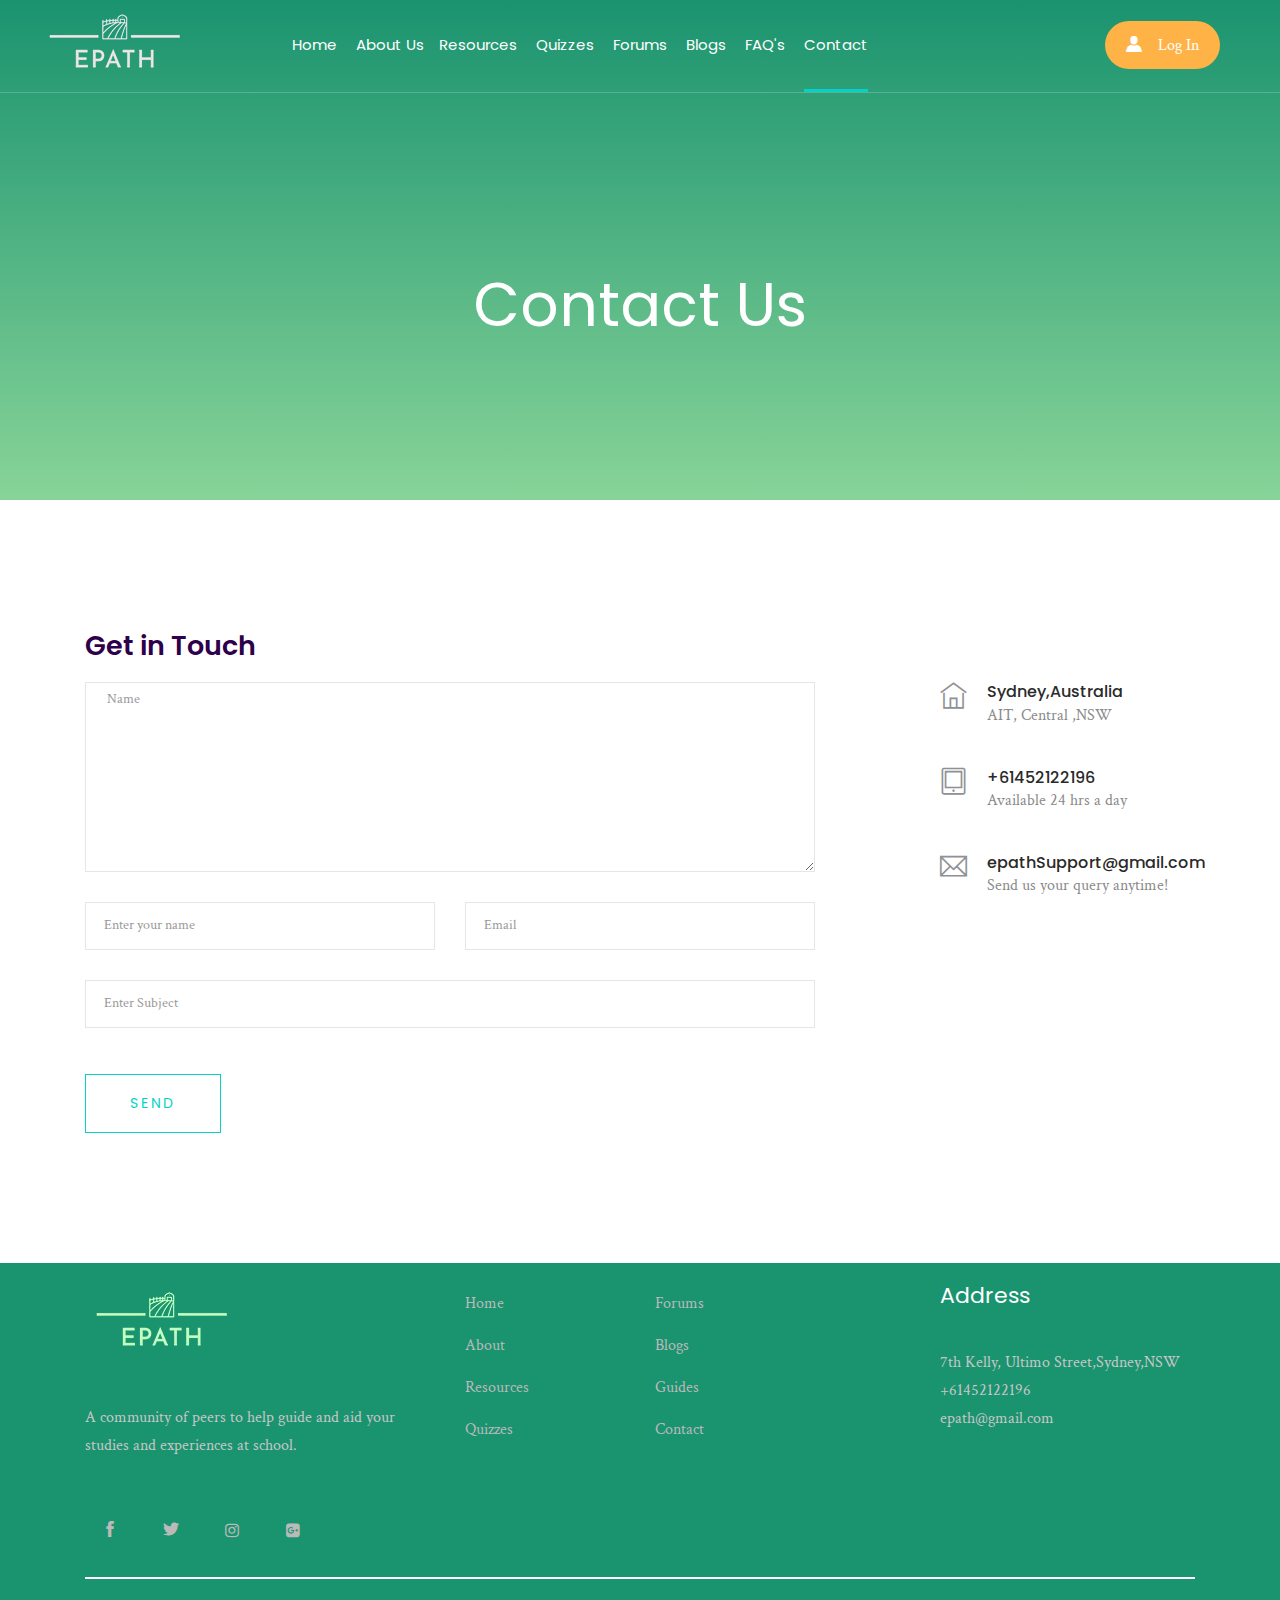
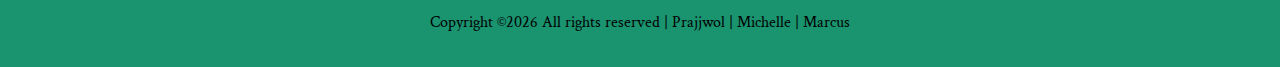
<file: contact.html>
<!doctype html>
<html class="no-js" lang="zxx">

    <head>
        <meta charset="utf-8">
        <meta http-equiv="x-ua-compatible" content="ie=edge">
        <title>EPATH</title>
        <meta name="description" content="">
        <meta name="viewport" content="width=device-width, initial-scale=1">
    
        <!-- <link rel="manifest" href="site.webmanifest"> -->
        <link rel="shortcut icon" type="image/x-icon" href="img/favicon.png">
        <!-- Place favicon.ico in the root directory -->
    
        <!-- CSS here -->
        <link rel="stylesheet" href="css/bootstrap.min.css">
        <link rel="stylesheet" href="css/owl.carousel.min.css">
        <link rel="stylesheet" href="css/magnific-popup.css">
        <link rel="stylesheet" href="css/font-awesome.min.css">
        <link rel="stylesheet" href="css/themify-icons.css">
        <link rel="stylesheet" href="css/nice-select.css">
        <link rel="stylesheet" href="css/flaticon.css">
        <link rel="stylesheet" href="css/gijgo.css">
        <link rel="stylesheet" href="css/animate.css">
        <link rel="stylesheet" href="css/slicknav.css">
        <link rel="stylesheet" href="css/style.css">
        <!-- <link rel="stylesheet" href="css/responsive.css"> -->
    </head>

<!-- header-start -->
<header>
    <div class="header-area ">
        <div id="sticky-header" class="main-header-area">
            <div class="container-fluid p-0">
                <div class="row align-items-center no-gutters">
                    <div class="col-xl-2 col-lg-2">
                        <div class="logo-img">
                            <a href="index.html">
                                <img src="img/logo2.png" alt="">
                            </a>
                        </div>
                    </div>
                    <div class="col-xl-7 col-lg-7">
                        <div class="main-menu  d-none d-lg-block">
                            <nav>
                                <ul id="navigation">
                                    <li><a href="index.html">home</a></li>
                                    <li><a href="about.html">about us</a>
                                    <li><a href="resources.html">resources</a></li>
                                    <li><a href="quizzes.html">quizzes</a></li>
                                    <li><a href="forums.html">forums</a></li>
                                    <li><a href="blogs.html">blogs </a>
                                    </li>
                                    <li><a href="faqs.html">FAQ's</a></li> 
                                    <li><a class="active" href="contact.html">contact</a></li>
                                </ul>
                                
                            </nav>

                        </div>
                        
                    </div>

                    
                    <div class="col-xl-3 col-lg-3 d-none d-lg-block">
                        <div class="log_chat_area d-flex align-items-center">
                            
                            <a href="#test-form" class="login popup-with-form">
                                <i class="flaticon-user"></i>
                                <span>log in</span>
                            </a>
                        </div>
                    </div>
                    <div class="col-12">
                        <div class="mobile_menu d-block d-lg-none"></div>
                    </div>
                </div>
            </div>
        </div>
    </div>
</header>
<!-- header-end -->
    
        <!-- bradcam_area_start -->
        <div class="bradcam_area breadcam_bg">
                <h3>contact us</h3>
            </div>
            <!-- bradcam_area_end -->

   <!-- ================ contact section start ================= -->
   <section class="contact-section">
    <div class="container">
        


        <div class="row">
            <div class="col-12">
                <h2 class="contact-title">Get in Touch</h2>
            </div>
            <div class="col-lg-8">
                <form class="form-contact contact_form" action="contact_process.php" method="post" id="contactForm" novalidate="novalidate">
                    <div class="row">
                        <div class="col-12">
                            <div class="form-group">
                                <textarea class="form-control w-100" name="message" id="message" cols="30" rows="9" onfocus="this.placeholder = ''" onblur="this.placeholder = 'Enter Message'" placeholder=" Name"></textarea>
                            </div>
                        </div>
                        <div class="col-sm-6">
                            <div class="form-group">
                                <input class="form-control valid" name="name" id="name" type="text" onfocus="this.placeholder = ''" onblur="this.placeholder = 'Enter your name'" placeholder="Enter your name">
                            </div>
                        </div>
                        <div class="col-sm-6">
                            <div class="form-group">
                                <input class="form-control valid" name="email" id="email" type="email" onfocus="this.placeholder = ''" onblur="this.placeholder = 'Enter email address'" placeholder="Email">
                            </div>
                        </div>
                        <div class="col-12">
                            <div class="form-group">
                                <input class="form-control" name="subject" id="subject" type="text" onfocus="this.placeholder = ''" onblur="this.placeholder = 'Enter Subject'" placeholder="Enter Subject">
                            </div>
                        </div>
                    </div>
                    <div class="form-group mt-3">
                        <button type="submit" class="button button-contactForm boxed-btn">Send</button>
                    </div>
                </form>
            </div>
            <div class="col-lg-3 offset-lg-1">
                <div class="media contact-info">
                    <span class="contact-info__icon"><i class="ti-home"></i></span>
                    <div class="media-body">
                        <h3>Sydney,Australia</h3>
                        <p>AIT, Central ,NSW</p>
                    </div>
                </div>
                <div class="media contact-info">
                    <span class="contact-info__icon"><i class="ti-tablet"></i></span>
                    <div class="media-body">
                        <h3> +61452122196</h3>
                        <p> Available 24 hrs a day</p>
                    </div>
                </div>
                <div class="media contact-info">
                    <span class="contact-info__icon"><i class="ti-email"></i></span>
                    <div class="media-body">
                        <h3>epathSupport@gmail.com</h3>
                        <p>Send us your query anytime!</p>
                    </div>
                </div>
            </div>
        </div>
    </div>
</section>
<!-- ================ contact section end ================= -->
    
   <!-- footer -->
<footer class="footer footer_bg_1">
    <div class="footer_top">
        <div class="container">
            <div class="row">
                <div class="col-xl-4 col-md-6 col-lg-4">
                    <div class="footer_widget">
                        <div class="footer_logo">
                            <a href="#">
                                <img src="img/logo.png" alt="">
                            </a>
                        </div>
                        <p>
                            A community of peers to help guide and aid your studies and experiences at school.
                        </p>
                        <div class="socail_links">
                            <ul>
                                <li>
                                    <a href="#">
                                        <i class="ti-facebook"></i>
                                    </a>
                                </li>
                                <li>
                                    <a href="#">
                                        <i class="ti-twitter-alt"></i>
                                    </a>
                                </li>
                                <li>
                                    <a href="#">
                                        <i class="fa fa-instagram"></i>
                                    </a>
                                </li>
                                <li>
                                    <a href="#">
                                        <i class="fa fa-google-plus-square"></i>
                                    </a>
                                </li>
                            </ul>
                        </div>

                    </div>
                </div>
                <div class="col-xl-2 col-md-6 col-lg-2">
                    <div class="footer_widget">
                        <ul>
                            <li><a class="active" href="index.html">Home</a></li>
                            <li><a href="about.html">About</a>
                            <li><a href="resources.html">Resources</a></li>
                            <li><a href="quizzes.html">Quizzes</a></li>
                        </ul>
                    </div>
                </div>
                <div class="col-xl-3 col-md-6 col-lg-3">
                    <div class="footer_widget">
                        <ul><li><a href="#">Forums</a></li>
                            <li><a href="#">Blogs </a></li>
                            <li><a href="#">Guides </a></li>
                            <li><a href="contact.html">Contact</a></li>
                        </ul>
                    </div>
                </div>
                <div class="col-xl-3 col-md-6 col-lg-3">
                    <div class="footer_widget">
                        <h3 class="footer_title">
                            Address
                        </h3>
                        <p>
                            7th Kelly, Ultimo Street,Sydney,NSW <br>
                            +61452122196<br>
                            epath@gmail.com
                        </p>
                    </div>
                </div>
            </div>
        </div>
    </div>
    <!--copyright part-->
    <div class="copy-right_text">
        <div class="container">
            <div class="footer_border"></div>
            <div class="row">
                <div class="col-xl-12">
                    <p class="copy_right text-center">
                        Copyright &copy;<script>document.write(new Date().getFullYear());</script> All rights reserved | Prajjwol | Michelle | Marcus
                    </p>
                </div>
            </div>
        </div>
    </div>
    <!--copyright part end-->
</footer>

<!-- footer -->
        <!-- link that opens popup -->
    
         <!-- form itself end-->
    <form id="test-form" class="white-popup-block mfp-hide">
        <div class="popup_box ">
            <div class="popup_inner">
                <div class="logo text-center">
                    <a href="#">
                        <img src="img/logo2.png" alt="">
                    </a>
                </div>
                <h3>Sign in</h3>
                <form action="#">
                    <div class="row">
                        <div class="col-xl-12 col-md-12">
                            <input type="email" placeholder="Enter email">
                        </div>
                        <div class="col-xl-12 col-md-12">
                            <input type="password" placeholder="Password">
                        </div>
                        <div class="col-xl-12">
                            <button type="submit" class="boxed_btn_orange">Sign in</button>
                        </div>
                    </div>
                </form>
                <p class="doen_have_acc">Don’t have an account? <a class="dont-hav-acc" href="#test-form2">Sign Up</a>
                </p>
            </div>
        </div>
    </form>
    <!-- form itself end -->

    <!-- form itself end-->
    <form id="test-form2" class="white-popup-block mfp-hide">
        <div class="popup_box ">
            <div class="popup_inner">
                <div class="logo text-center">
                    <a href="#">
                        <img src="img/logo2.png" alt="">
                    </a>
                </div>
                <h3>Registration</h3>
                <form action="#">
                    <div class="row">
                        <div class="col-xl-12 col-md-12">
                            <input type="email" placeholder="Enter email">
                        </div>
                        <div class="col-xl-12 col-md-12">
                            <input type="password" placeholder="Password">
                        </div>
                        <div class="col-xl-12 col-md-12">
                            <input type="Password" placeholder="Confirm password">
                        </div>
                      
                        <div class="col-xl-12 col-md-12">
                            <input type="Password" placeholder="Confirm password">
                        </div>
                        <div class="col-xl-12 col-md-12">
                            <input type="Age" placeholder="Age">
                        </div>
                        <div class="col-xl-12 col-md-12">
                            <input type="High school" placeholder="Year of High School Completion">
                        </div>
                        
                        <div class="col-xl-12">
                            <button type="submit" class="boxed_btn_orange">Sign Up</button>
                        </div>
                    </div>
                </form>
            </div>
        </div>
    </form>
    <!-- form itself end -->
    
        <!-- JS here -->
        <script src="js/vendor/modernizr-3.5.0.min.js"></script>
        <script src="js/vendor/jquery-1.12.4.min.js"></script>
        <script src="js/popper.min.js"></script>
        <script src="js/bootstrap.min.js"></script>
        <script src="js/owl.carousel.min.js"></script>
        <script src="js/isotope.pkgd.min.js"></script>
        <script src="js/ajax-form.js"></script>
        <script src="js/waypoints.min.js"></script>
        <script src="js/jquery.counterup.min.js"></script>
        <script src="js/imagesloaded.pkgd.min.js"></script>
        <script src="js/scrollIt.js"></script>
        <script src="js/jquery.scrollUp.min.js"></script>
        <script src="js/wow.min.js"></script>
        <script src="js/nice-select.min.js"></script>
        <script src="js/jquery.slicknav.min.js"></script>
        <script src="js/jquery.magnific-popup.min.js"></script>
        <script src="js/plugins.js"></script>
        <script src="js/gijgo.min.js"></script>
    
        <!--contact js-->
        <script src="js/contact.js"></script>
        <script src="js/jquery.ajaxchimp.min.js"></script>
        <script src="js/jquery.form.js"></script>
        <script src="js/jquery.validate.min.js"></script>
        <script src="js/mail-script.js"></script>
    
        <script src="js/main.js"></script>
    </body>
    
    </html>
</file>
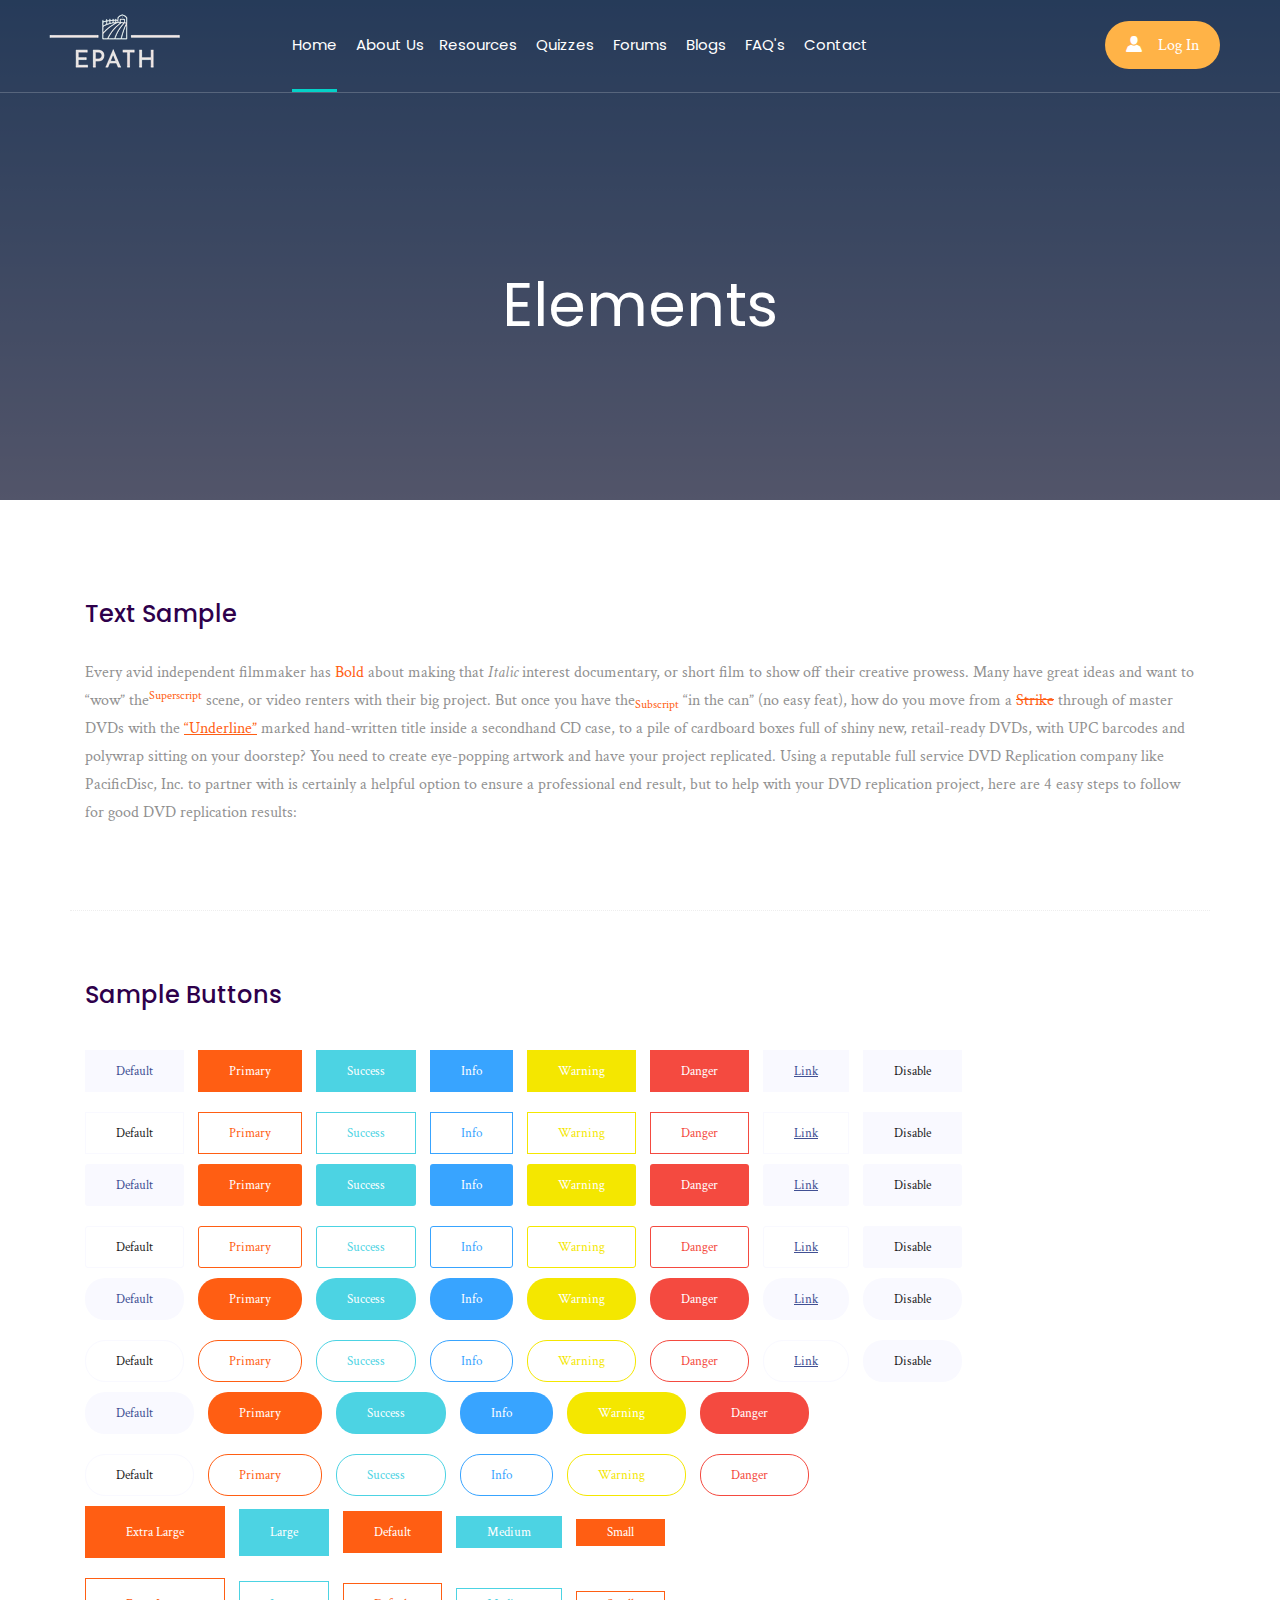
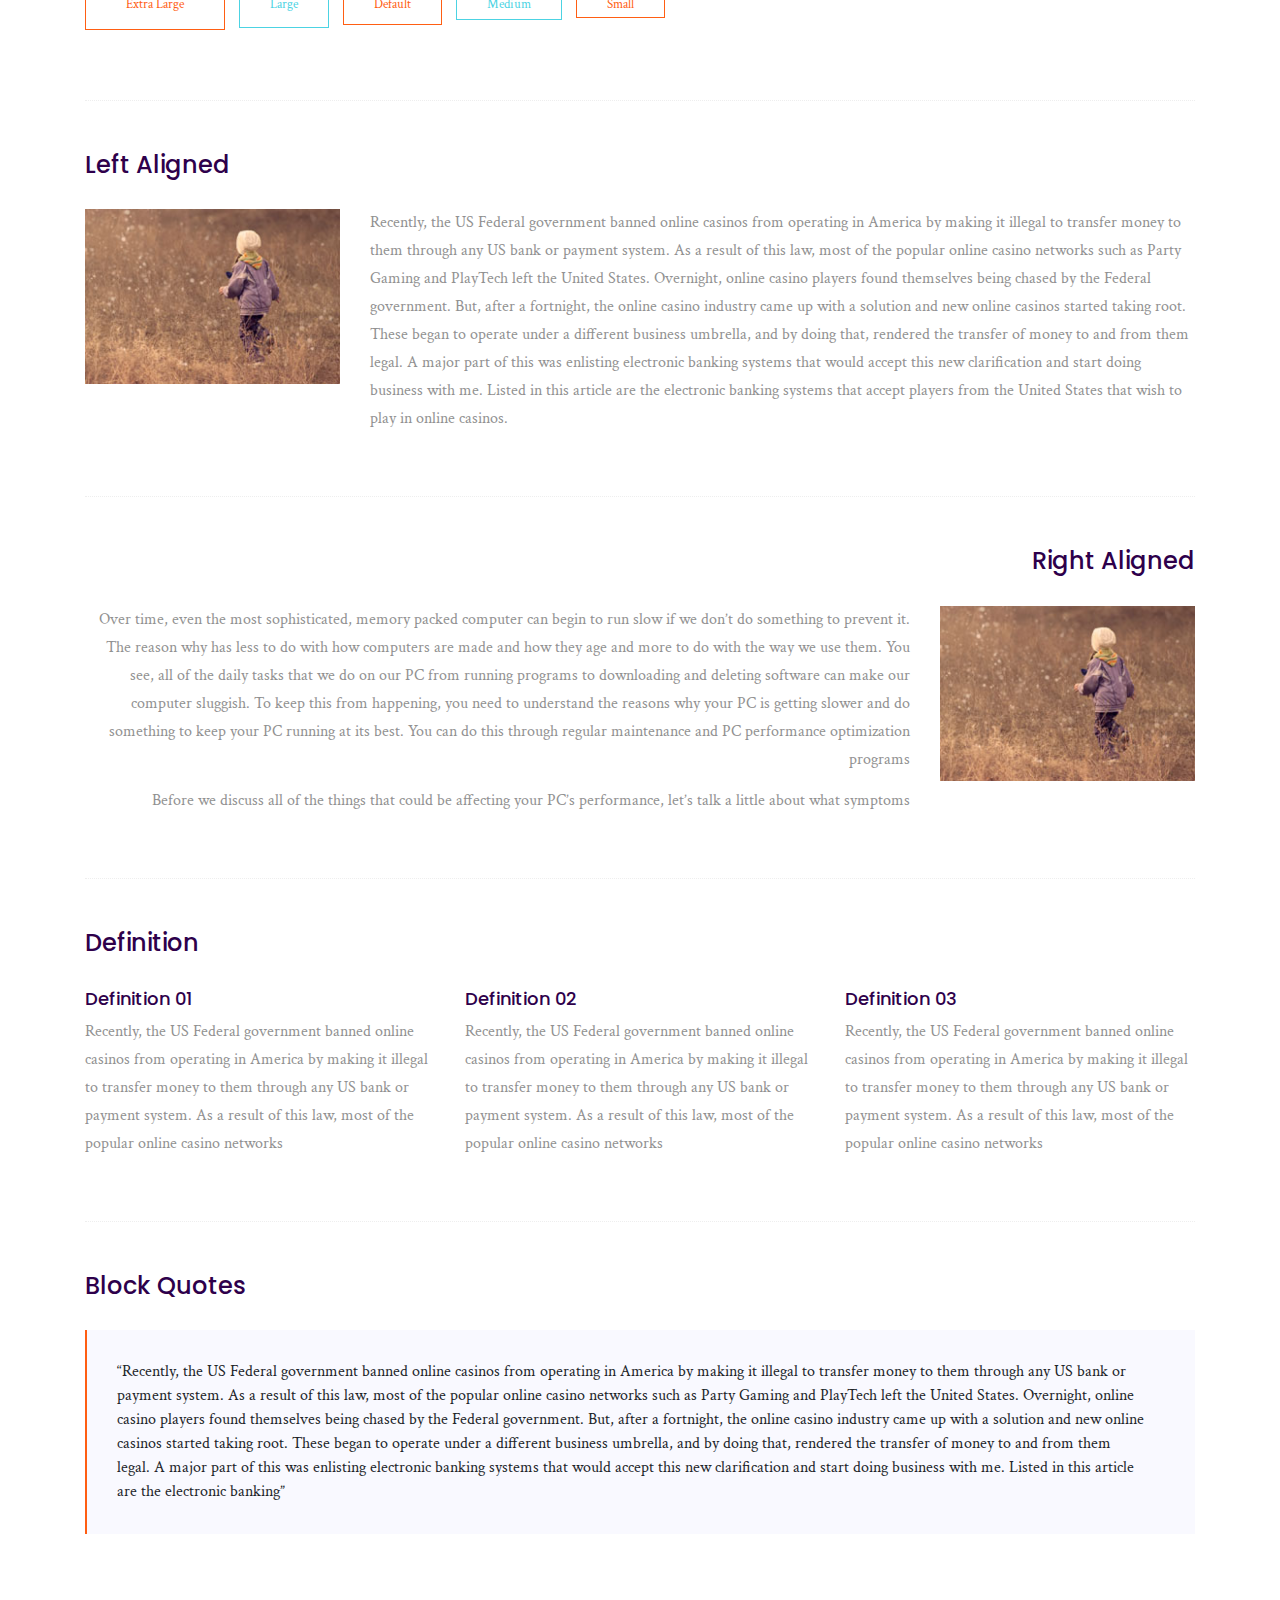
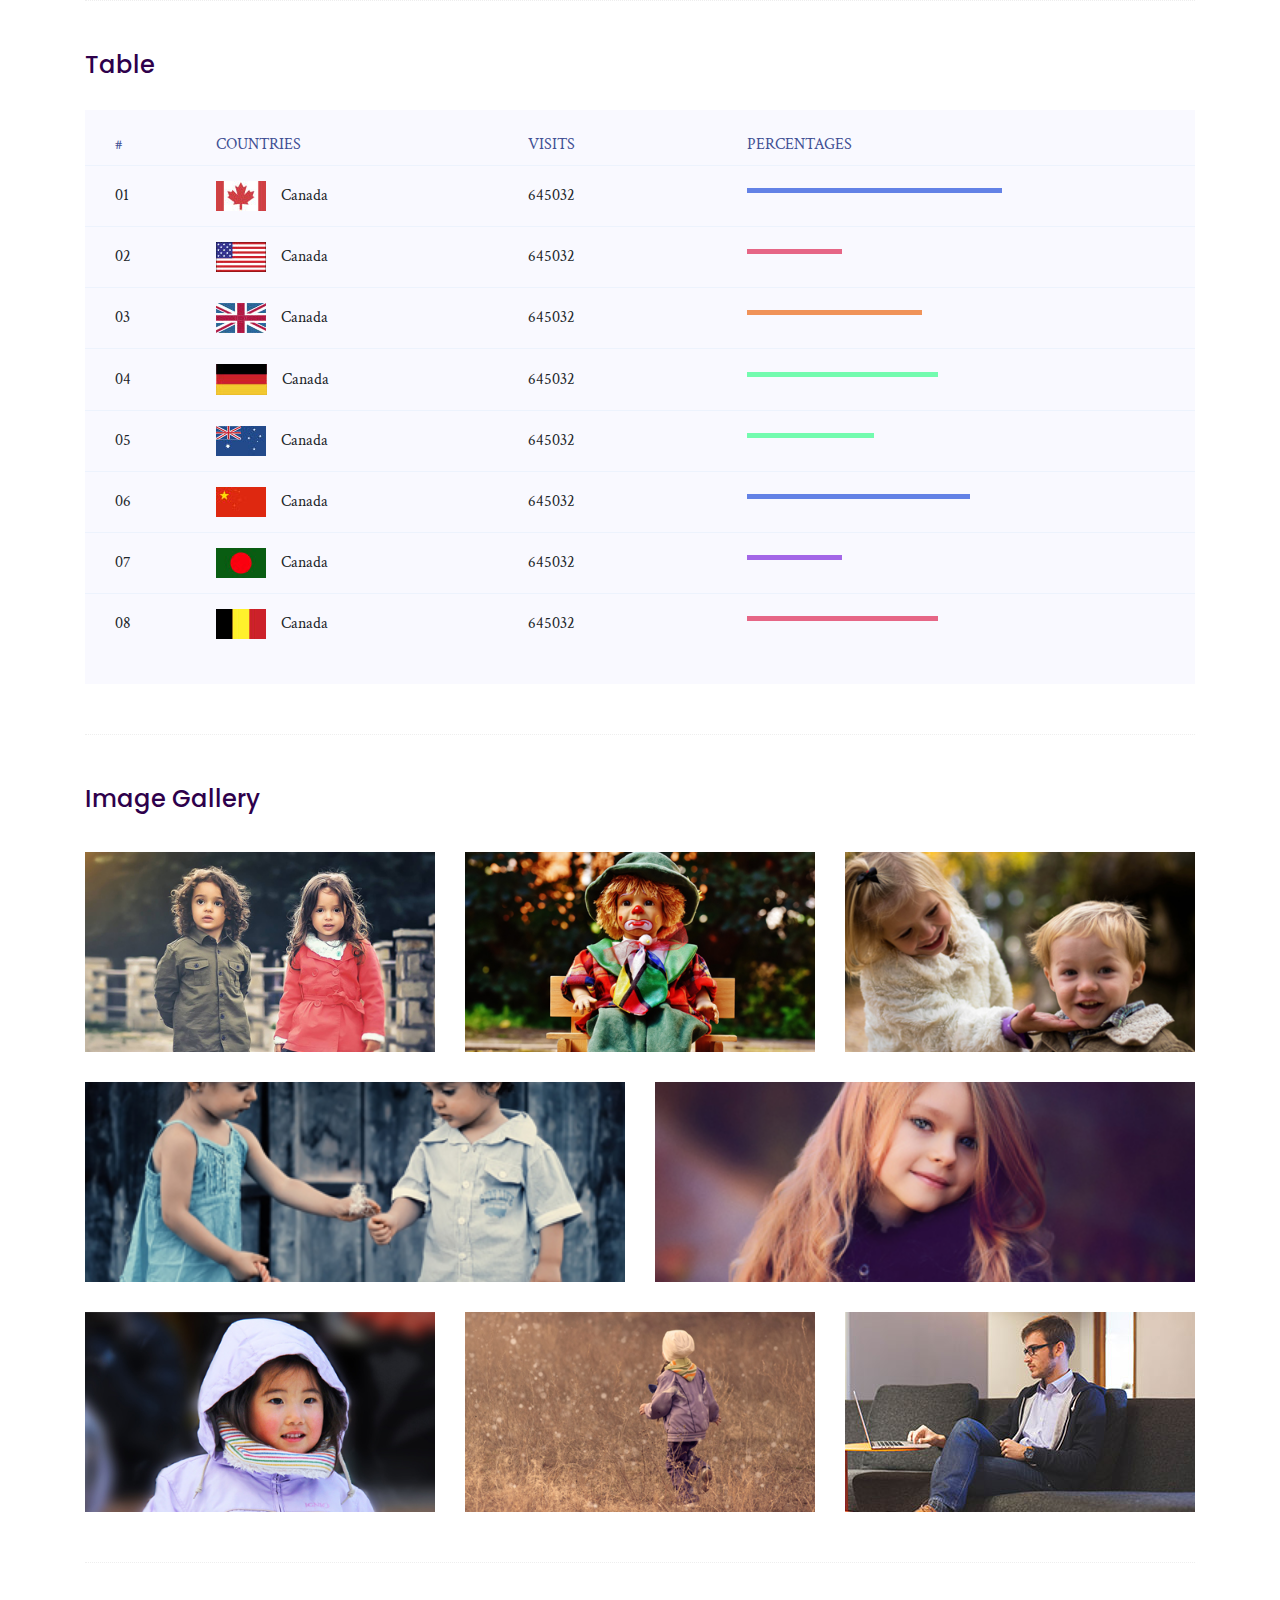
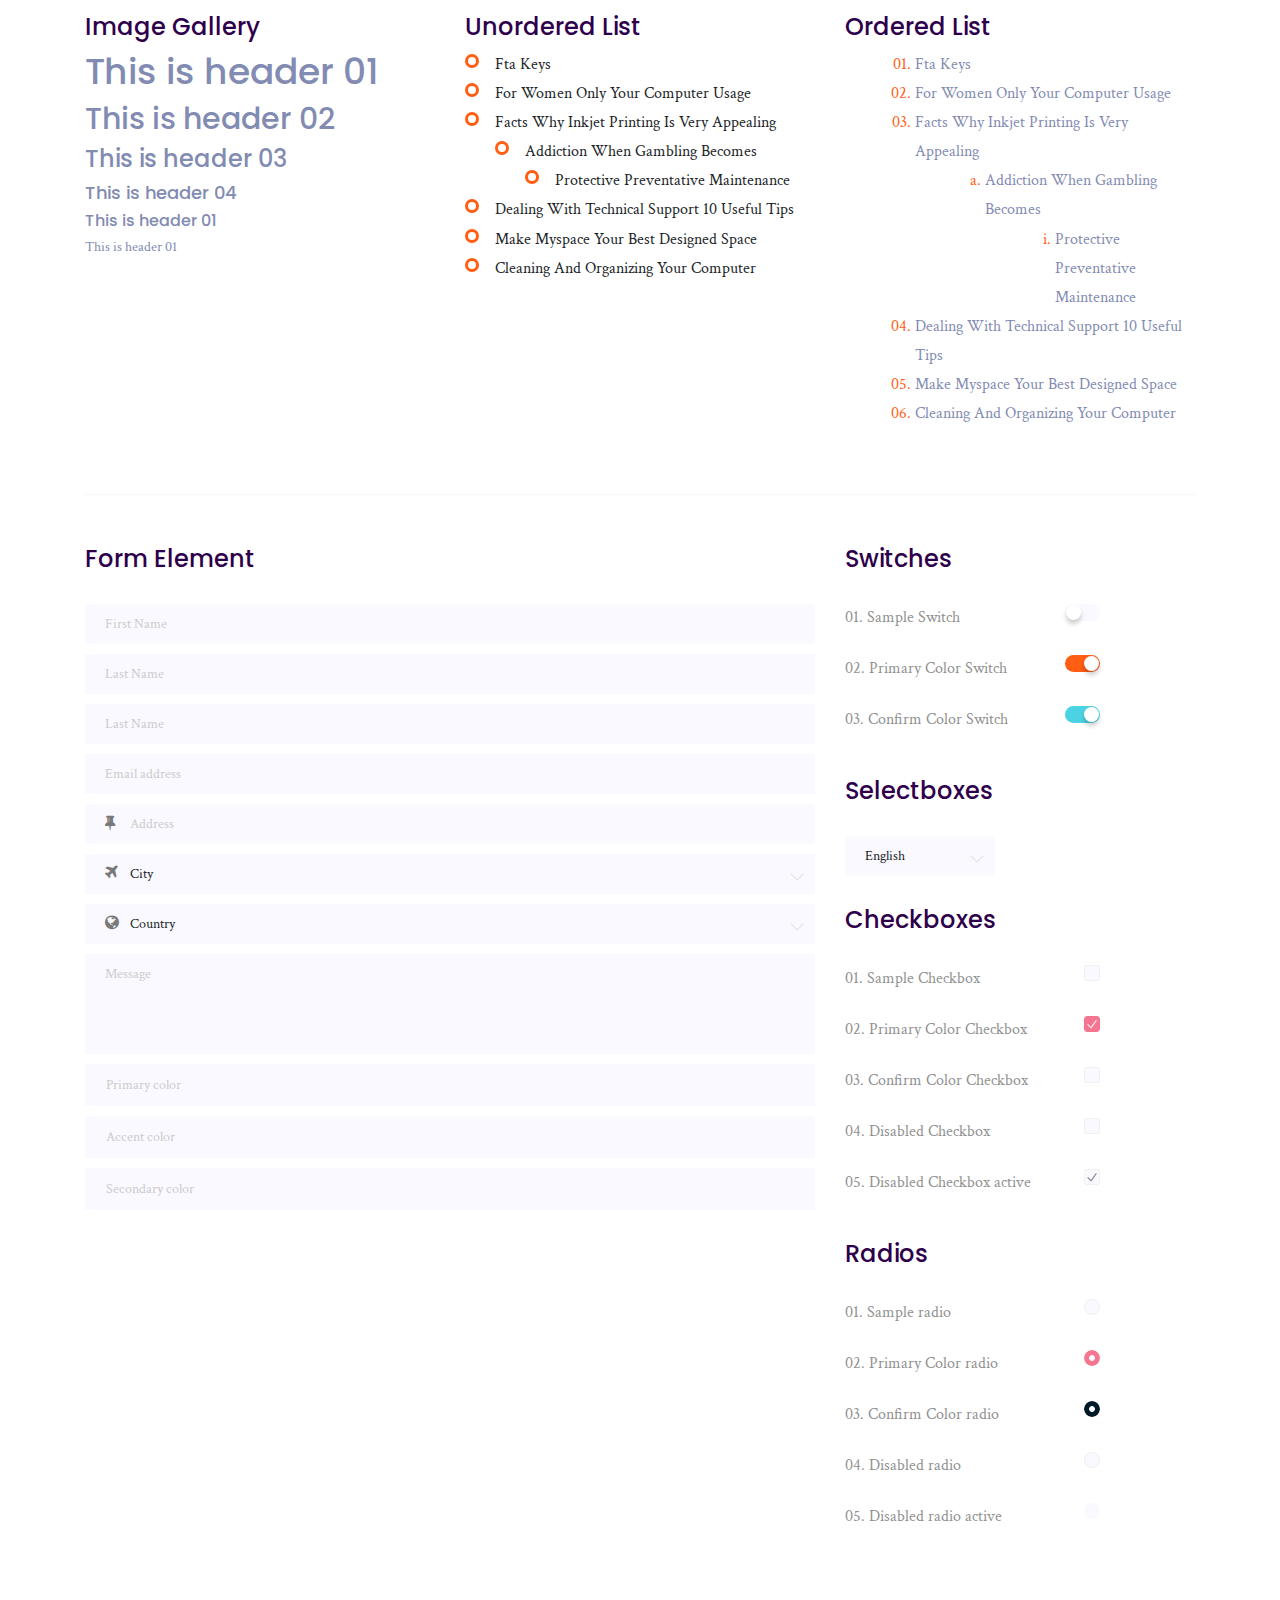
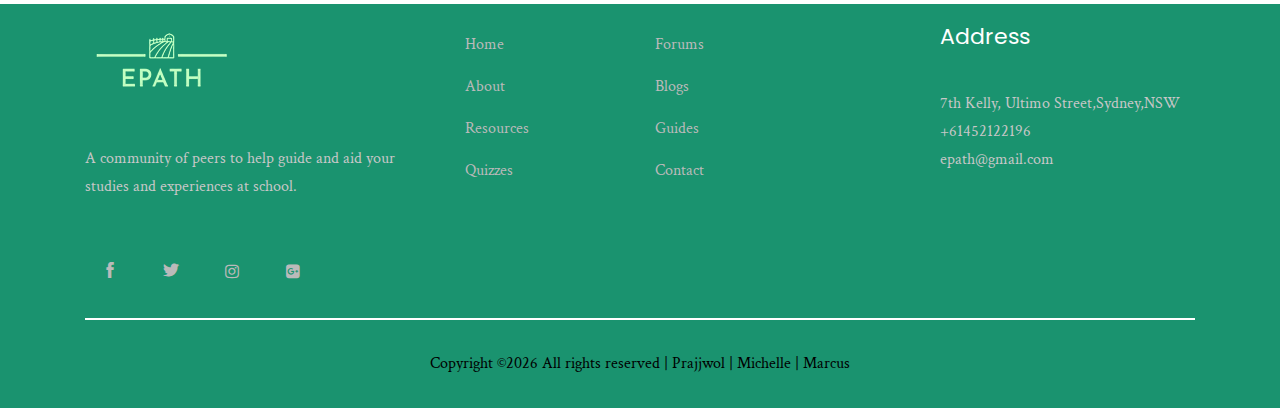
<file: elements.html>
<!doctype html>
<html class="no-js" lang="zxx">

	<head>
		<meta charset="utf-8">
		<meta http-equiv="x-ua-compatible" content="ie=edge">
		<title>EPATH</title>
		<meta name="description" content="">
		<meta name="viewport" content="width=device-width, initial-scale=1">
	
		<!-- <link rel="manifest" href="site.webmanifest"> -->
		<link rel="shortcut icon" type="image/x-icon" href="img/favicon.png">
		<!-- Place favicon.ico in the root directory -->
	
		<!-- CSS here -->
		<link rel="stylesheet" href="css/bootstrap.min.css">
		<link rel="stylesheet" href="css/owl.carousel.min.css">
		<link rel="stylesheet" href="css/magnific-popup.css">
		<link rel="stylesheet" href="css/font-awesome.min.css">
		<link rel="stylesheet" href="css/themify-icons.css">
		<link rel="stylesheet" href="css/nice-select.css">
		<link rel="stylesheet" href="css/flaticon.css">
		<link rel="stylesheet" href="css/gijgo.css">
		<link rel="stylesheet" href="css/animate.css">
		<link rel="stylesheet" href="css/slicknav.css">
		<link rel="stylesheet" href="css/style.css">
		<!-- <link rel="stylesheet" href="css/responsive.css"> -->
	</head>

<body>
	
    <!-- header-start -->
    <header>
        <div class="header-area ">
            <div id="sticky-header" class="main-header-area">
                <div class="container-fluid p-0">
                    <div class="row align-items-center no-gutters">
                        <div class="col-xl-2 col-lg-2">
                            <div class="logo-img">
                                <a href="index.html">
                                    <img src="img/logo2.png" alt="">
                                </a>
                            </div>
                        </div>
                        <div class="col-xl-7 col-lg-7">
                            <div class="main-menu  d-none d-lg-block">
                                <nav>
                                    <ul id="navigation">
                                        <li><a class="active" href="index.html">home</a></li>
                                        <li><a href="about.html">about us</a>
                                        <li><a href="resources.html">resources</a></li>
                                        <li><a href="quizzes.html">quizzes</a></li>
                                        <li><a href="forums.html">forums</a></li>
                                        <li><a href="blogs.html">blogs </a>
										</li>
										<li><a href="faqs.html">FAQ's</a></li> 
                                        <li><a href="contact.html">contact</a></li>
                                    </ul>
                                    
                                </nav>

                            </div>
                            
                        </div>

                        
                        <div class="col-xl-3 col-lg-3 d-none d-lg-block">
                            <div class="log_chat_area d-flex align-items-center">
                                
                                <a href="#test-form" class="login popup-with-form">
                                    <i class="flaticon-user"></i>
                                    <span>log in</span>
                                </a>
                            </div>
                        </div>
                        <div class="col-12">
                            <div class="mobile_menu d-block d-lg-none"></div>
                        </div>
                    </div>
                </div>
            </div>
        </div>
    </header>
    <!-- header-end -->
	
		<!-- bradcam_area_start -->
		<div class="bradcam_area breadcam_bg overlay2">
				<h3>Elements</h3>
			</div>
			<!-- bradcam_area_end -->

	<!-- Start Sample Area -->
	<section class="sample-text-area">
		<div class="container box_1170">
			<h3 class="text-heading">Text Sample</h3>
			<p class="sample-text">
				Every avid independent filmmaker has <b>Bold</b> about making that <i>Italic</i> interest documentary,
				or short
				film to show off their creative prowess. Many have great ideas and want to “wow”
				the<sup>Superscript</sup> scene,
				or video renters with their big project. But once you have the<sub>Subscript</sub> “in the can” (no easy
				feat), how
				do you move from a <del>Strike</del> through of master DVDs with the <u>“Underline”</u> marked
				hand-written title
				inside a secondhand CD case, to a pile of cardboard boxes full of shiny new, retail-ready DVDs, with UPC
				barcodes
				and polywrap sitting on your doorstep? You need to create eye-popping artwork and have your project
				replicated.
				Using a reputable full service DVD Replication company like PacificDisc, Inc. to partner with is
				certainly a
				helpful option to ensure a professional end result, but to help with your DVD replication project, here
				are 4 easy
				steps to follow for good DVD replication results:

			</p>
		</div>
	</section>
	<!-- End Sample Area -->

	<!-- Start Button -->
	<section class="button-area">
		<div class="container box_1170 border-top-generic">
			<h3 class="text-heading">Sample Buttons</h3>
			<div class="button-group-area">
				<a href="#" class="genric-btn default">Default</a>
				<a href="#" class="genric-btn primary">Primary</a>
				<a href="#" class="genric-btn success">Success</a>
				<a href="#" class="genric-btn info">Info</a>
				<a href="#" class="genric-btn warning">Warning</a>
				<a href="#" class="genric-btn danger">Danger</a>
				<a href="#" class="genric-btn link">Link</a>
				<a href="#" class="genric-btn disable">Disable</a>
			</div>
			<div class="button-group-area mt-10">
				<a href="#" class="genric-btn default-border">Default</a>
				<a href="#" class="genric-btn primary-border">Primary</a>
				<a href="#" class="genric-btn success-border">Success</a>
				<a href="#" class="genric-btn info-border">Info</a>
				<a href="#" class="genric-btn warning-border">Warning</a>
				<a href="#" class="genric-btn danger-border">Danger</a>
				<a href="#" class="genric-btn link-border">Link</a>
				<a href="#" class="genric-btn disable">Disable</a>
			</div>
			<div class="button-group-area mt-40">
				<a href="#" class="genric-btn default radius">Default</a>
				<a href="#" class="genric-btn primary radius">Primary</a>
				<a href="#" class="genric-btn success radius">Success</a>
				<a href="#" class="genric-btn info radius">Info</a>
				<a href="#" class="genric-btn warning radius">Warning</a>
				<a href="#" class="genric-btn danger radius">Danger</a>
				<a href="#" class="genric-btn link radius">Link</a>
				<a href="#" class="genric-btn disable radius">Disable</a>
			</div>
			<div class="button-group-area mt-10">
				<a href="#" class="genric-btn default-border radius">Default</a>
				<a href="#" class="genric-btn primary-border radius">Primary</a>
				<a href="#" class="genric-btn success-border radius">Success</a>
				<a href="#" class="genric-btn info-border radius">Info</a>
				<a href="#" class="genric-btn warning-border radius">Warning</a>
				<a href="#" class="genric-btn danger-border radius">Danger</a>
				<a href="#" class="genric-btn link-border radius">Link</a>
				<a href="#" class="genric-btn disable radius">Disable</a>
			</div>
			<div class="button-group-area mt-40">
				<a href="#" class="genric-btn default circle">Default</a>
				<a href="#" class="genric-btn primary circle">Primary</a>
				<a href="#" class="genric-btn success circle">Success</a>
				<a href="#" class="genric-btn info circle">Info</a>
				<a href="#" class="genric-btn warning circle">Warning</a>
				<a href="#" class="genric-btn danger circle">Danger</a>
				<a href="#" class="genric-btn link circle">Link</a>
				<a href="#" class="genric-btn disable circle">Disable</a>
			</div>
			<div class="button-group-area mt-10">
				<a href="#" class="genric-btn default-border circle">Default</a>
				<a href="#" class="genric-btn primary-border circle">Primary</a>
				<a href="#" class="genric-btn success-border circle">Success</a>
				<a href="#" class="genric-btn info-border circle">Info</a>
				<a href="#" class="genric-btn warning-border circle">Warning</a>
				<a href="#" class="genric-btn danger-border circle">Danger</a>
				<a href="#" class="genric-btn link-border circle">Link</a>
				<a href="#" class="genric-btn disable circle">Disable</a>
			</div>
			<div class="button-group-area mt-40">
				<a href="#" class="genric-btn default circle arrow">Default<span class="lnr lnr-arrow-right"></span></a>
				<a href="#" class="genric-btn primary circle arrow">Primary<span class="lnr lnr-arrow-right"></span></a>
				<a href="#" class="genric-btn success circle arrow">Success<span class="lnr lnr-arrow-right"></span></a>
				<a href="#" class="genric-btn info circle arrow">Info<span class="lnr lnr-arrow-right"></span></a>
				<a href="#" class="genric-btn warning circle arrow">Warning<span class="lnr lnr-arrow-right"></span></a>
				<a href="#" class="genric-btn danger circle arrow">Danger<span class="lnr lnr-arrow-right"></span></a>
			</div>
			<div class="button-group-area mt-10">
				<a href="#" class="genric-btn default-border circle arrow">Default<span
						class="lnr lnr-arrow-right"></span></a>
				<a href="#" class="genric-btn primary-border circle arrow">Primary<span
						class="lnr lnr-arrow-right"></span></a>
				<a href="#" class="genric-btn success-border circle arrow">Success<span
						class="lnr lnr-arrow-right"></span></a>
				<a href="#" class="genric-btn info-border circle arrow">Info<span
						class="lnr lnr-arrow-right"></span></a>
				<a href="#" class="genric-btn warning-border circle arrow">Warning<span
						class="lnr lnr-arrow-right"></span></a>
				<a href="#" class="genric-btn danger-border circle arrow">Danger<span
						class="lnr lnr-arrow-right"></span></a>
			</div>
			<div class="button-group-area mt-40">
				<a href="#" class="genric-btn primary e-large">Extra Large</a>
				<a href="#" class="genric-btn success large">Large</a>
				<a href="#" class="genric-btn primary">Default</a>
				<a href="#" class="genric-btn success medium">Medium</a>
				<a href="#" class="genric-btn primary small">Small</a>
			</div>
			<div class="button-group-area mt-10">
				<a href="#" class="genric-btn primary-border e-large">Extra Large</a>
				<a href="#" class="genric-btn success-border large">Large</a>
				<a href="#" class="genric-btn primary-border">Default</a>
				<a href="#" class="genric-btn success-border medium">Medium</a>
				<a href="#" class="genric-btn primary-border small">Small</a>
			</div>
		</div>
	</section>
	<!-- End Button -->

	<!-- Start Align Area -->
	<div class="whole-wrap">
		<div class="container box_1170">
			<div class="section-top-border">
				<h3 class="mb-30">Left Aligned</h3>
				<div class="row">
					<div class="col-md-3">
						<img src="img/elements/d.jpg" alt="" class="img-fluid">
					</div>
					<div class="col-md-9 mt-sm-20">
						<p>Recently, the US Federal government banned online casinos from operating in America by making
							it illegal to
							transfer money to them through any US bank or payment system. As a result of this law, most
							of the popular
							online casino networks such as Party Gaming and PlayTech left the United States. Overnight,
							online casino
							players found themselves being chased by the Federal government. But, after a fortnight, the
							online casino
							industry came up with a solution and new online casinos started taking root. These began to
							operate under a
							different business umbrella, and by doing that, rendered the transfer of money to and from
							them legal. A major
							part of this was enlisting electronic banking systems that would accept this new
							clarification and start doing
							business with me. Listed in this article are the electronic banking systems that accept
							players from the United
							States that wish to play in online casinos.</p>
					</div>
				</div>
			</div>
			<div class="section-top-border text-right">
				<h3 class="mb-30">Right Aligned</h3>
				<div class="row">
					<div class="col-md-9">
						<p class="text-right">Over time, even the most sophisticated, memory packed computer can begin
							to run slow if we
							don’t do something to prevent it. The reason why has less to do with how computers are made
							and how they age and
							more to do with the way we use them. You see, all of the daily tasks that we do on our PC
							from running programs
							to downloading and deleting software can make our computer sluggish. To keep this from
							happening, you need to
							understand the reasons why your PC is getting slower and do something to keep your PC
							running at its best. You
							can do this through regular maintenance and PC performance optimization programs</p>
						<p class="text-right">Before we discuss all of the things that could be affecting your PC’s
							performance, let’s
							talk a little about what symptoms</p>
					</div>
					<div class="col-md-3">
						<img src="img/elements/d.jpg" alt="" class="img-fluid">
					</div>
				</div>
			</div>
			<div class="section-top-border">
				<h3 class="mb-30">Definition</h3>
				<div class="row">
					<div class="col-md-4">
						<div class="single-defination">
							<h4 class="mb-20">Definition 01</h4>
							<p>Recently, the US Federal government banned online casinos from operating in America by
								making it illegal to
								transfer money to them through any US bank or payment system. As a result of this law,
								most of the popular
								online casino networks</p>
						</div>
					</div>
					<div class="col-md-4">
						<div class="single-defination">
							<h4 class="mb-20">Definition 02</h4>
							<p>Recently, the US Federal government banned online casinos from operating in America by
								making it illegal to
								transfer money to them through any US bank or payment system. As a result of this law,
								most of the popular
								online casino networks</p>
						</div>
					</div>
					<div class="col-md-4">
						<div class="single-defination">
							<h4 class="mb-20">Definition 03</h4>
							<p>Recently, the US Federal government banned online casinos from operating in America by
								making it illegal to
								transfer money to them through any US bank or payment system. As a result of this law,
								most of the popular
								online casino networks</p>
						</div>
					</div>
				</div>
			</div>
			<div class="section-top-border">
				<h3 class="mb-30">Block Quotes</h3>
				<div class="row">
					<div class="col-lg-12">
						<blockquote class="generic-blockquote">
							“Recently, the US Federal government banned online casinos from operating in America by
							making it illegal to
							transfer money to them through any US bank or payment system. As a result of this law, most
							of the popular
							online casino networks such as Party Gaming and PlayTech left the United States. Overnight,
							online casino
							players found themselves being chased by the Federal government. But, after a fortnight, the
							online casino
							industry came up with a solution and new online casinos started taking root. These began to
							operate under a
							different business umbrella, and by doing that, rendered the transfer of money to and from
							them legal. A major
							part of this was enlisting electronic banking systems that would accept this new
							clarification and start doing
							business with me. Listed in this article are the electronic banking”
						</blockquote>
					</div>
				</div>
			</div>
			<div class="section-top-border">
				<h3 class="mb-30">Table</h3>
				<div class="progress-table-wrap">
					<div class="progress-table">
						<div class="table-head">
							<div class="serial">#</div>
							<div class="country">Countries</div>
							<div class="visit">Visits</div>
							<div class="percentage">Percentages</div>
						</div>
						<div class="table-row">
							<div class="serial">01</div>
							<div class="country"> <img src="img/elements/f1.jpg" alt="flag">Canada</div>
							<div class="visit">645032</div>
							<div class="percentage">
								<div class="progress">
									<div class="progress-bar color-1" role="progressbar" style="width: 80%"
										aria-valuenow="80" aria-valuemin="0" aria-valuemax="100"></div>
								</div>
							</div>
						</div>
						<div class="table-row">
							<div class="serial">02</div>
							<div class="country"> <img src="img/elements/f2.jpg" alt="flag">Canada</div>
							<div class="visit">645032</div>
							<div class="percentage">
								<div class="progress">
									<div class="progress-bar color-2" role="progressbar" style="width: 30%"
										aria-valuenow="30" aria-valuemin="0" aria-valuemax="100"></div>
								</div>
							</div>
						</div>
						<div class="table-row">
							<div class="serial">03</div>
							<div class="country"> <img src="img/elements/f3.jpg" alt="flag">Canada</div>
							<div class="visit">645032</div>
							<div class="percentage">
								<div class="progress">
									<div class="progress-bar color-3" role="progressbar" style="width: 55%"
										aria-valuenow="55" aria-valuemin="0" aria-valuemax="100"></div>
								</div>
							</div>
						</div>
						<div class="table-row">
							<div class="serial">04</div>
							<div class="country"> <img src="img/elements/f4.jpg" alt="flag">Canada</div>
							<div class="visit">645032</div>
							<div class="percentage">
								<div class="progress">
									<div class="progress-bar color-4" role="progressbar" style="width: 60%"
										aria-valuenow="60" aria-valuemin="0" aria-valuemax="100"></div>
								</div>
							</div>
						</div>
						<div class="table-row">
							<div class="serial">05</div>
							<div class="country"> <img src="img/elements/f5.jpg" alt="flag">Canada</div>
							<div class="visit">645032</div>
							<div class="percentage">
								<div class="progress">
									<div class="progress-bar color-5" role="progressbar" style="width: 40%"
										aria-valuenow="40" aria-valuemin="0" aria-valuemax="100"></div>
								</div>
							</div>
						</div>
						<div class="table-row">
							<div class="serial">06</div>
							<div class="country"> <img src="img/elements/f6.jpg" alt="flag">Canada</div>
							<div class="visit">645032</div>
							<div class="percentage">
								<div class="progress">
									<div class="progress-bar color-6" role="progressbar" style="width: 70%"
										aria-valuenow="70" aria-valuemin="0" aria-valuemax="100"></div>
								</div>
							</div>
						</div>
						<div class="table-row">
							<div class="serial">07</div>
							<div class="country"> <img src="img/elements/f7.jpg" alt="flag">Canada</div>
							<div class="visit">645032</div>
							<div class="percentage">
								<div class="progress">
									<div class="progress-bar color-7" role="progressbar" style="width: 30%"
										aria-valuenow="30" aria-valuemin="0" aria-valuemax="100"></div>
								</div>
							</div>
						</div>
						<div class="table-row">
							<div class="serial">08</div>
							<div class="country"> <img src="img/elements/f8.jpg" alt="flag">Canada</div>
							<div class="visit">645032</div>
							<div class="percentage">
								<div class="progress">
									<div class="progress-bar color-8" role="progressbar" style="width: 60%"
										aria-valuenow="60" aria-valuemin="0" aria-valuemax="100"></div>
								</div>
							</div>
						</div>
					</div>
				</div>
			</div>
			<div class="section-top-border">
				<h3>Image Gallery</h3>
				<div class="row gallery-item">
					<div class="col-md-4">
						<a href="img/elements/g1.jpg" class="img-pop-up">
							<div class="single-gallery-image" style="background: url(img/elements/g1.jpg);"></div>
						</a>
					</div>
					<div class="col-md-4">
						<a href="img/elements/g2.jpg" class="img-pop-up">
							<div class="single-gallery-image" style="background: url(img/elements/g2.jpg);"></div>
						</a>
					</div>
					<div class="col-md-4">
						<a href="img/elements/g3.jpg" class="img-pop-up">
							<div class="single-gallery-image" style="background: url(img/elements/g3.jpg);"></div>
						</a>
					</div>
					<div class="col-md-6">
						<a href="img/elements/g4.jpg" class="img-pop-up">
							<div class="single-gallery-image" style="background: url(img/elements/g4.jpg);"></div>
						</a>
					</div>
					<div class="col-md-6">
						<a href="img/elements/g5.jpg" class="img-pop-up">
							<div class="single-gallery-image" style="background: url(img/elements/g5.jpg);"></div>
						</a>
					</div>
					<div class="col-md-4">
						<a href="img/elements/g6.jpg" class="img-pop-up">
							<div class="single-gallery-image" style="background: url(img/elements/g6.jpg);"></div>
						</a>
					</div>
					<div class="col-md-4">
						<a href="img/elements/g7.jpg" class="img-pop-up">
							<div class="single-gallery-image" style="background: url(img/elements/g7.jpg);"></div>
						</a>
					</div>
					<div class="col-md-4">
						<a href="img/elements/g8.jpg" class="img-pop-up">
							<div class="single-gallery-image" style="background: url(img/elements/g8.jpg);"></div>
						</a>
					</div>
				</div>
			</div>
			<div class="section-top-border">
				<div class="row">
					<div class="col-md-4">
						<h3 class="mb-20">Image Gallery</h3>
						<div class="typography">
							<h1>This is header 01</h1>
							<h2>This is header 02</h2>
							<h3>This is header 03</h3>
							<h4>This is header 04</h4>
							<h5>This is header 01</h5>
							<h6>This is header 01</h6>
						</div>
					</div>
					<div class="col-md-4 mt-sm-30">
						<h3 class="mb-20">Unordered List</h3>
						<div class="">
							<ul class="unordered-list">
								<li>Fta Keys</li>
								<li>For Women Only Your Computer Usage</li>
								<li>Facts Why Inkjet Printing Is Very Appealing
									<ul>
										<li>Addiction When Gambling Becomes
											<ul>
												<li>Protective Preventative Maintenance</li>
											</ul>
										</li>
									</ul>
								</li>
								<li>Dealing With Technical Support 10 Useful Tips</li>
								<li>Make Myspace Your Best Designed Space</li>
								<li>Cleaning And Organizing Your Computer</li>
							</ul>
						</div>
					</div>
					<div class="col-md-4 mt-sm-30">
						<h3 class="mb-20">Ordered List</h3>
						<div class="">
							<ol class="ordered-list">
								<li><span>Fta Keys</span></li>
								<li><span>For Women Only Your Computer Usage</span></li>
								<li><span>Facts Why Inkjet Printing Is Very Appealing</span>
									<ol class="ordered-list-alpha">
										<li><span>Addiction When Gambling Becomes</span>
											<ol class="ordered-list-roman">
												<li><span>Protective Preventative Maintenance</span></li>
											</ol>
										</li>
									</ol>
								</li>
								<li><span>Dealing With Technical Support 10 Useful Tips</span></li>
								<li><span>Make Myspace Your Best Designed Space</span></li>
								<li><span>Cleaning And Organizing Your Computer</span></li>
							</ol>
						</div>
					</div>
				</div>
			</div>
			<div class="section-top-border">
				<div class="row">
					<div class="col-lg-8 col-md-8">
						<h3 class="mb-30">Form Element</h3>
						<form action="#">
							<div class="mt-10">
								<input type="text" name="first_name" placeholder="First Name"
									onfocus="this.placeholder = ''" onblur="this.placeholder = 'First Name'" required
									class="single-input">
							</div>
							<div class="mt-10">
								<input type="text" name="last_name" placeholder="Last Name"
									onfocus="this.placeholder = ''" onblur="this.placeholder = 'Last Name'" required
									class="single-input">
							</div>
							<div class="mt-10">
								<input type="text" name="last_name" placeholder="Last Name"
									onfocus="this.placeholder = ''" onblur="this.placeholder = 'Last Name'" required
									class="single-input">
							</div>
							<div class="mt-10">
								<input type="email" name="EMAIL" placeholder="Email address"
									onfocus="this.placeholder = ''" onblur="this.placeholder = 'Email address'" required
									class="single-input">
							</div>
							<div class="input-group-icon mt-10">
								<div class="icon"><i class="fa fa-thumb-tack" aria-hidden="true"></i></div>
								<input type="text" name="address" placeholder="Address" onfocus="this.placeholder = ''"
									onblur="this.placeholder = 'Address'" required class="single-input">
							</div>
							<div class="input-group-icon mt-10">
								<div class="icon"><i class="fa fa-plane" aria-hidden="true"></i></div>
								<div class="form-select" id="default-select"">
											<select>
												<option value=" 1">City</option>
									<option value="1">Dhaka</option>
									<option value="1">Dilli</option>
									<option value="1">Newyork</option>
									<option value="1">Islamabad</option>
									</select>
								</div>
							</div>
							<div class="input-group-icon mt-10">
								<div class="icon"><i class="fa fa-globe" aria-hidden="true"></i></div>
								<div class="form-select" id="default-select"">
											<select>
												<option value=" 1">Country</option>
									<option value="1">Bangladesh</option>
									<option value="1">India</option>
									<option value="1">England</option>
									<option value="1">Srilanka</option>
									</select>
								</div>
							</div>

							<div class="mt-10">
								<textarea class="single-textarea" placeholder="Message" onfocus="this.placeholder = ''"
									onblur="this.placeholder = 'Message'" required></textarea>
							</div>
							<!-- For Gradient Border Use -->
							<!-- <div class="mt-10">
										<div class="primary-input">
											<input id="primary-input" type="text" name="first_name" placeholder="Primary color" onfocus="this.placeholder = ''" onblur="this.placeholder = 'Primary color'">
											<label for="primary-input"></label>
										</div>
									</div> -->
							<div class="mt-10">
								<input type="text" name="first_name" placeholder="Primary color"
									onfocus="this.placeholder = ''" onblur="this.placeholder = 'Primary color'" required
									class="single-input-primary">
							</div>
							<div class="mt-10">
								<input type="text" name="first_name" placeholder="Accent color"
									onfocus="this.placeholder = ''" onblur="this.placeholder = 'Accent color'" required
									class="single-input-accent">
							</div>
							<div class="mt-10">
								<input type="text" name="first_name" placeholder="Secondary color"
									onfocus="this.placeholder = ''" onblur="this.placeholder = 'Secondary color'"
									required class="single-input-secondary">
							</div>
						</form>
					</div>
					<div class="col-lg-3 col-md-4 mt-sm-30">
						<div class="single-element-widget">
							<h3 class="mb-30">Switches</h3>
							<div class="switch-wrap d-flex justify-content-between">
								<p>01. Sample Switch</p>
								<div class="primary-switch">
									<input type="checkbox" id="default-switch">
									<label for="default-switch"></label>
								</div>
							</div>
							<div class="switch-wrap d-flex justify-content-between">
								<p>02. Primary Color Switch</p>
								<div class="primary-switch">
									<input type="checkbox" id="primary-switch" checked>
									<label for="primary-switch"></label>
								</div>
							</div>
							<div class="switch-wrap d-flex justify-content-between">
								<p>03. Confirm Color Switch</p>
								<div class="confirm-switch">
									<input type="checkbox" id="confirm-switch" checked>
									<label for="confirm-switch"></label>
								</div>
							</div>
						</div>
						<div class="single-element-widget mt-30">
							<h3 class="mb-30">Selectboxes</h3>
							<div class="default-select" id="default-select"">
										<select>
											<option value=" 1">English</option>
								<option value="1">Spanish</option>
								<option value="1">Arabic</option>
								<option value="1">Portuguise</option>
								<option value="1">Bengali</option>
								</select>
							</div>
						</div>
						<div class="single-element-widget mt-30">
							<h3 class="mb-30">Checkboxes</h3>
							<div class="switch-wrap d-flex justify-content-between">
								<p>01. Sample Checkbox</p>
								<div class="primary-checkbox">
									<input type="checkbox" id="default-checkbox">
									<label for="default-checkbox"></label>
								</div>
							</div>
							<div class="switch-wrap d-flex justify-content-between">
								<p>02. Primary Color Checkbox</p>
								<div class="primary-checkbox">
									<input type="checkbox" id="primary-checkbox" checked>
									<label for="primary-checkbox"></label>
								</div>
							</div>
							<div class="switch-wrap d-flex justify-content-between">
								<p>03. Confirm Color Checkbox</p>
								<div class="confirm-checkbox">
									<input type="checkbox" id="confirm-checkbox">
									<label for="confirm-checkbox"></label>
								</div>
							</div>
							<div class="switch-wrap d-flex justify-content-between">
								<p>04. Disabled Checkbox</p>
								<div class="disabled-checkbox">
									<input type="checkbox" id="disabled-checkbox" disabled>
									<label for="disabled-checkbox"></label>
								</div>
							</div>
							<div class="switch-wrap d-flex justify-content-between">
								<p>05. Disabled Checkbox active</p>
								<div class="disabled-checkbox">
									<input type="checkbox" id="disabled-checkbox-active" checked disabled>
									<label for="disabled-checkbox-active"></label>
								</div>
							</div>
						</div>
						<div class="single-element-widget mt-30">
							<h3 class="mb-30">Radios</h3>
							<div class="switch-wrap d-flex justify-content-between">
								<p>01. Sample radio</p>
								<div class="primary-radio">
									<input type="checkbox" id="default-radio">
									<label for="default-radio"></label>
								</div>
							</div>
							<div class="switch-wrap d-flex justify-content-between">
								<p>02. Primary Color radio</p>
								<div class="primary-radio">
									<input type="checkbox" id="primary-radio" checked>
									<label for="primary-radio"></label>
								</div>
							</div>
							<div class="switch-wrap d-flex justify-content-between">
								<p>03. Confirm Color radio</p>
								<div class="confirm-radio">
									<input type="checkbox" id="confirm-radio" checked>
									<label for="confirm-radio"></label>
								</div>
							</div>
							<div class="switch-wrap d-flex justify-content-between">
								<p>04. Disabled radio</p>
								<div class="disabled-radio">
									<input type="checkbox" id="disabled-radio" disabled>
									<label for="disabled-radio"></label>
								</div>
							</div>
							<div class="switch-wrap d-flex justify-content-between">
								<p>05. Disabled radio active</p>
								<div class="disabled-radio">
									<input type="checkbox" id="disabled-radio-active" checked disabled>
									<label for="disabled-radio-active"></label>
								</div>
							</div>
						</div>
					</div>
				</div>
			</div>
		</div>
	</div>
	<!-- End Align Area -->
    <!-- footer -->
<footer class="footer footer_bg_1">
    <div class="footer_top">
        <div class="container">
            <div class="row">
                <div class="col-xl-4 col-md-6 col-lg-4">
                    <div class="footer_widget">
                        <div class="footer_logo">
                            <a href="#">
                                <img src="img/logo.png" alt="">
                            </a>
                        </div>
                        <p>
                            A community of peers to help guide and aid your studies and experiences at school.
                        </p>
                        <div class="socail_links">
                            <ul>
                                <li>
                                    <a href="#">
                                        <i class="ti-facebook"></i>
                                    </a>
                                </li>
                                <li>
                                    <a href="#">
                                        <i class="ti-twitter-alt"></i>
                                    </a>
                                </li>
                                <li>
                                    <a href="#">
                                        <i class="fa fa-instagram"></i>
                                    </a>
                                </li>
                                <li>
                                    <a href="#">
                                        <i class="fa fa-google-plus-square"></i>
                                    </a>
                                </li>
                            </ul>
                        </div>

                    </div>
                </div>
                <div class="col-xl-2 col-md-6 col-lg-2">
                    <div class="footer_widget">
                        <ul>
                            <li><a class="active" href="index.html">Home</a></li>
                            <li><a href="about.html">About</a>
                            <li><a href="resources.html">Resources</a></li>
                            <li><a href="quizzes.html">Quizzes</a></li>
                        </ul>
                    </div>
                </div>
                <div class="col-xl-3 col-md-6 col-lg-3">
                    <div class="footer_widget">
                        <ul><li><a href="#">Forums</a></li>
                            <li><a href="#">Blogs </a></li>
                            <li><a href="#">Guides </a></li>
                            <li><a href="contact.html">Contact</a></li>
                        </ul>
                    </div>
                </div>
                <div class="col-xl-3 col-md-6 col-lg-3">
                    <div class="footer_widget">
                        <h3 class="footer_title">
                            Address
                        </h3>
                        <p>
                            7th Kelly, Ultimo Street,Sydney,NSW <br>
                            +61452122196<br>
                            epath@gmail.com
                        </p>
                    </div>
                </div>
            </div>
        </div>
    </div>
    <!--copyright part-->
    <div class="copy-right_text">
        <div class="container">
            <div class="footer_border"></div>
            <div class="row">
                <div class="col-xl-12">
                    <p class="copy_right text-center">
                        Copyright &copy;<script>document.write(new Date().getFullYear());</script> All rights reserved | Prajjwol | Michelle | Marcus
                    </p>
                </div>
            </div>
        </div>
    </div>
    <!--copyright part end-->
</footer>

<!-- footer -->
		<!-- link that opens popup -->
	
		<!-- form itself end-->
		<form id="test-form" class="white-popup-block mfp-hide">
			<div class="popup_box ">
				<div class="popup_inner">
					<div class="logo text-center">
						<a href="#">
							<img src="img/logo2.png" alt="">
						</a>
					</div>
					<h3>Sign in</h3>
					<form action="#">
						<div class="row">
							<div class="col-xl-12 col-md-12">
								<input type="email" placeholder="Enter email">
							</div>
							<div class="col-xl-12 col-md-12">
								<input type="password" placeholder="Password">
							</div>
							<div class="col-xl-12">
								<button type="submit" class="boxed_btn_orange">Sign in</button>
							</div>
						</div>
					</form>
					<p class="doen_have_acc">Don’t have an account? <a class="dont-hav-acc" href="#test-form2">Sign Up</a>
					</p>
				</div>
			</div>
		</form>
		<!-- form itself end -->
	
		<!-- form itself end-->
		<form id="test-form2" class="white-popup-block mfp-hide">
			<div class="popup_box ">
				<div class="popup_inner">
					<div class="logo text-center">
						<a href="#">
							<img src="img/logo2.png" alt="">
						</a>
					</div>
					<h3>Registration</h3>
					<form action="#">
						<div class="row">
							<div class="col-xl-12 col-md-12">
								<input type="email" placeholder="Enter email">
							</div>
							<div class="col-xl-12 col-md-12">
								<input type="password" placeholder="Password">
							</div>
							<div class="col-xl-12 col-md-12">
								<input type="Password" placeholder="Confirm password">
							</div>
						  
							<div class="col-xl-12 col-md-12">
								<input type="Password" placeholder="Confirm password">
							</div>
							<div class="col-xl-12 col-md-12">
								<input type="Age" placeholder="Age">
							</div>
							<div class="col-xl-12 col-md-12">
								<input type="High school" placeholder="Year of High School Completion">
							</div>
							
							<div class="col-xl-12">
								<button type="submit" class="boxed_btn_orange">Sign Up</button>
							</div>
						</div>
					</form>
				</div>
			</div>
		</form>
		<!-- form itself end -->

	<!-- JS here -->
	<script src="js/vendor/modernizr-3.5.0.min.js"></script>
	<script src="js/vendor/jquery-1.12.4.min.js"></script>
	<script src="js/popper.min.js"></script>
	<script src="js/bootstrap.min.js"></script>
	<script src="js/owl.carousel.min.js"></script>
	<script src="js/isotope.pkgd.min.js"></script>
	<script src="js/ajax-form.js"></script>
	<script src="js/waypoints.min.js"></script>
	<script src="js/jquery.counterup.min.js"></script>
	<script src="js/imagesloaded.pkgd.min.js"></script>
	<script src="js/scrollIt.js"></script>
	<script src="js/jquery.scrollUp.min.js"></script>
	<script src="js/wow.min.js"></script>
	<script src="js/nice-select.min.js"></script>
	<script src="js/jquery.slicknav.min.js"></script>
	<script src="js/jquery.magnific-popup.min.js"></script>
	<script src="js/plugins.js"></script>
	<script src="js/gijgo.min.js"></script>

	<!--contact js-->
	<script src="js/contact.js"></script>
	<script src="js/jquery.ajaxchimp.min.js"></script>
	<script src="js/jquery.form.js"></script>
	<script src="js/jquery.validate.min.js"></script>
	<script src="js/mail-script.js"></script>

	<script src="js/main.js"></script>
    <script>
        $('#datepicker').datepicker({
            iconsLibrary: 'fontawesome',
            disableDaysOfWeek: [0, 0],
        //     icons: {
        //      rightIcon: '<span class="fa fa-caret-down"></span>'
        //  }
        });
        $('#datepicker2').datepicker({
            iconsLibrary: 'fontawesome',
            icons: {
             rightIcon: '<span class="fa fa-caret-down"></span>'
         }

        });
        var timepicker = $('#timepicker').timepicker({
         format: 'HH.MM'
     });
    </script>
</body>
</html>
</file>
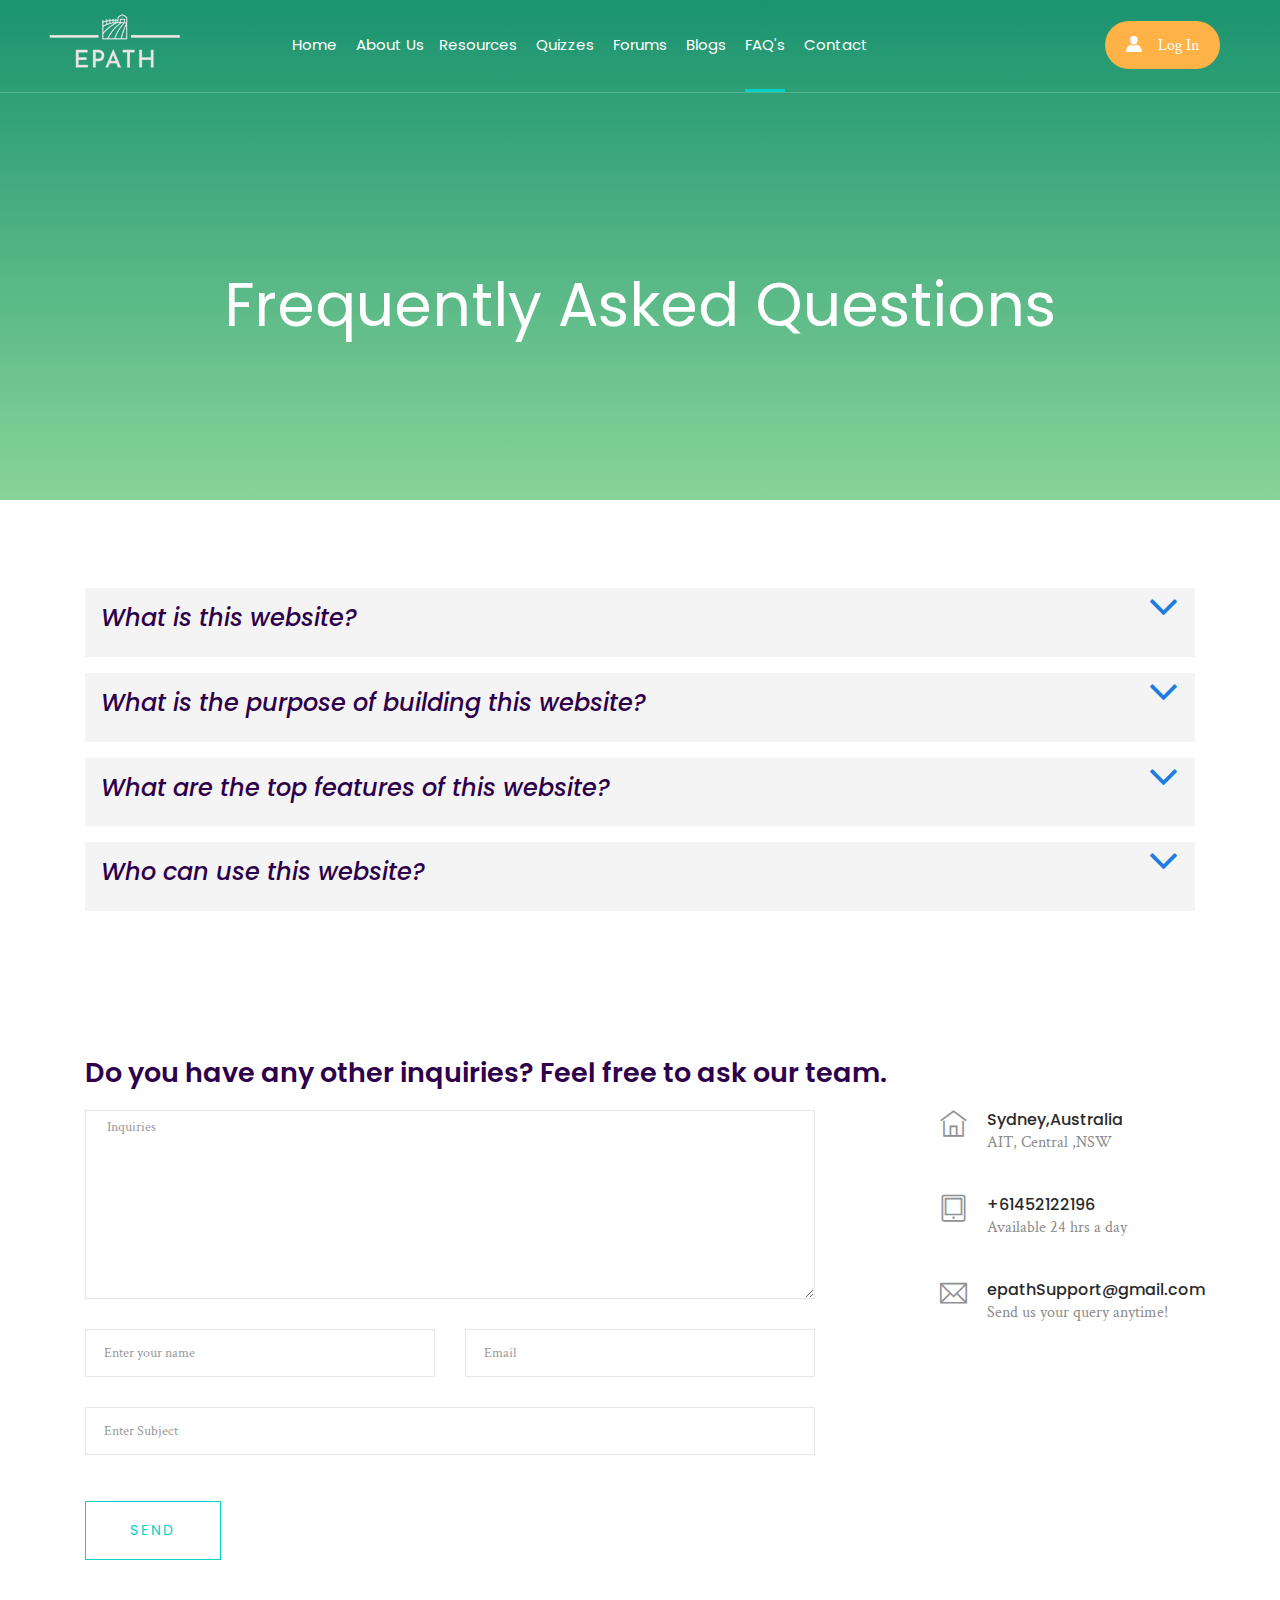
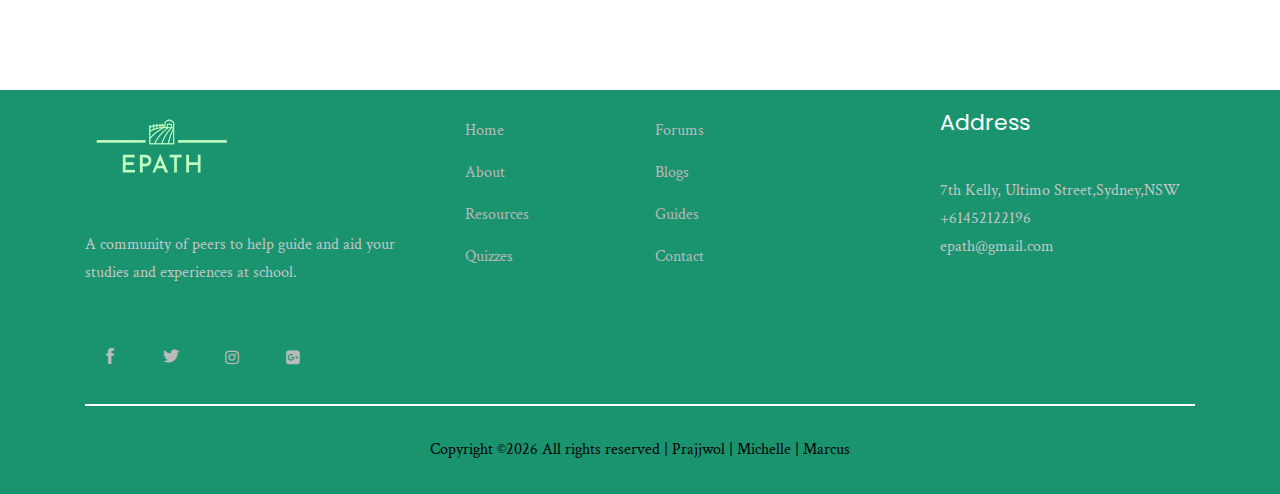
<file: faqs.html>
<!doctype html>
<html class="no-js" lang="zxx">

    <head>
        <meta charset="utf-8">
        <meta http-equiv="x-ua-compatible" content="ie=edge">
        <title>EPATH</title>
        <meta name="description" content="">
        <meta name="viewport" content="width=device-width, initial-scale=1">
    
        <!-- <link rel="manifest" href="site.webmanifest"> -->
        <link rel="shortcut icon" type="image/x-icon" href="img/favicon.png">
        <!-- Place favicon.ico in the root directory -->
    
        <!-- CSS here -->
        <link rel="stylesheet" href="css/bootstrap.min.css">
        <link rel="stylesheet" href="css/owl.carousel.min.css">
        <link rel="stylesheet" href="css/magnific-popup.css">
        <link rel="stylesheet" href="css/font-awesome.min.css">
        <link rel="stylesheet" href="css/themify-icons.css">
        <link rel="stylesheet" href="css/nice-select.css">
        <link rel="stylesheet" href="css/flaticon.css">
        <link rel="stylesheet" href="css/gijgo.css">
        <link rel="stylesheet" href="css/animate.css">
        <link rel="stylesheet" href="css/slicknav.css">
        <link rel="stylesheet" href="css/style.css">
        <!-- <link rel="stylesheet" href="css/responsive.css"> -->
    </head>

<!-- header-start -->
<header>
    <div class="header-area ">
        <div id="sticky-header" class="main-header-area">
            <div class="container-fluid p-0">
                <div class="row align-items-center no-gutters">
                    <div class="col-xl-2 col-lg-2">
                        <div class="logo-img">
                            <a href="index.html">
                                <img src="img/logo2.png" alt="">
                            </a>
                        </div>
                    </div>
                    <div class="col-xl-7 col-lg-7">
                        <div class="main-menu  d-none d-lg-block">
                            <nav>
                                <ul id="navigation">
                                    <li><a href="index.html">home</a></li>
                                    <li><a href="about.html">about us</a>
                                    <li><a href="resources.html">resources</a></li>
                                    <li><a href="quizzes.html">quizzes</a></li>
                                    <li><a href="forums.html">forums</a></li>
                                    <li><a href="blogs.html">blogs </a></li>
                                    <li><a class="active"  href="faqs.html">FAQ's</a></li> 
                                    <li><a href="contact.html">contact</a></li>
                                </ul>
                                
                            </nav>

                        </div>
                        
                    </div>

                    
                    <div class="col-xl-3 col-lg-3 d-none d-lg-block">
                        <div class="log_chat_area d-flex align-items-center">
                            
                            <a href="#test-form" class="login popup-with-form">
                                <i class="flaticon-user"></i>
                                <span>log in</span>
                            </a>
                        </div>
                    </div>
                    <div class="col-12">
                        <div class="mobile_menu d-block d-lg-none"></div>
                    </div>
                </div>
            </div>
        </div>
    </div>
</header>
<!-- header-end -->
    
<!-- bradcam_area_start -->
<div class="bradcam_area breadcam_bg">
    <h3>Frequently Asked Questions</h3>
</div>
<!-- bradcam_area_end -->

<br>
<br>
<br>

<!--Accordion-->

<section class="accordion-section clearfix mt-3" aria-label="Question Accordions">
    <div class="container">
        <div class="panel-group" id="accordion" role="tablist" aria-multiselectable="true">
          <div class="panel panel-default">
            <div class="panel-heading p-3 mb-3" role="tab" id="heading0">
              <h3 class="panel-title">
                <a class="collapsed" role="button" title="" data-toggle="collapse" data-parent="#accordion" href="#collapse0" aria-expanded="true" aria-controls="collapse0">
                  What is this website?
                </a>
              </h3>
            </div>
            <div id="collapse0" class="panel-collapse collapse" role="tabpanel" aria-labelledby="heading0">
              <div class="panel-body px-3 mb-4">
                  <p>Lorem ipsum dolor sit amet, consectetur adipiscing elit, sed do eiusmod tempor incididunt ut labore et dolore magna aliqua. Morbi tincidunt augue interdum velit. Purus sit amet volutpat consequat mauris nunc congue nisi. Nascetur ridiculus mus mauris vitae ultricies. Risus pretium quam vulputate dignissim suspendisse. Scelerisque eu ultrices vitae auctor eu augue ut lectus arcu. Aliquet nec ullamcorper sit amet. Imperdiet sed euismod nisi porta. Magna eget est lorem ipsum. Cursus euismod quis viverra nibh cras pulvinar. Faucibus pulvinar elementum integer enim neque volutpat. Velit aliquet sagittis id consectetur purus ut. Massa sapien faucibus et molestie ac feugiat sed lectus. Viverra maecenas accumsan lacus vel facilisis volutpat est velit. Nulla facilisi morbi tempus iaculis. Quam lacus suspendisse faucibus interdum.</p>
              </div>
            </div>
          </div>
          
          <div class="panel panel-default">
            <div class="panel-heading p-3 mb-3" role="tab" id="heading1">
              <h3 class="panel-title">
                <a class="collapsed" role="button" title="" data-toggle="collapse" data-parent="#accordion" href="#collapse1" aria-expanded="true" aria-controls="collapse1">
                 What is the purpose of building this website?
                </a>
              </h3>
            </div>
            <div id="collapse1" class="panel-collapse collapse" role="tabpanel" aria-labelledby="heading1">
              <div class="panel-body px-3 mb-4">
                <p>Lorem ipsum dolor sit amet, consectetur adipiscing elit, sed do eiusmod tempor incididunt ut labore et dolore magna aliqua. Morbi tincidunt augue interdum velit. Purus sit amet volutpat consequat mauris nunc congue nisi. Nascetur ridiculus mus mauris vitae ultricies. Risus pretium quam vulputate dignissim suspendisse. Scelerisque eu ultrices vitae auctor eu augue ut lectus arcu. Aliquet nec ullamcorper sit amet. Imperdiet sed euismod nisi porta. Magna eget est lorem ipsum. Cursus euismod quis viverra nibh cras pulvinar. Faucibus pulvinar elementum integer enim neque volutpat. Velit aliquet sagittis id consectetur purus ut. Massa sapien faucibus et molestie ac feugiat sed lectus. Viverra maecenas accumsan lacus vel facilisis volutpat est velit. Nulla facilisi morbi tempus iaculis. Quam lacus suspendisse faucibus interdum.</p>
            </div>
            </div>
          </div>
          
          <div class="panel panel-default">
            <div class="panel-heading p-3 mb-3" role="tab" id="heading2">
              <h3 class="panel-title">
                <a class="collapsed" role="button" title="" data-toggle="collapse" data-parent="#accordion" href="#collapse2" aria-expanded="true" aria-controls="collapse2">
                  What are the top features of this website?
                </a>
              </h3>
            </div>
            <div id="collapse2" class="panel-collapse collapse" role="tabpanel" aria-labelledby="heading2">
              <div class="panel-body px-3 mb-4">
                <p>Lorem ipsum dolor sit amet, consectetur adipiscing elit, sed do eiusmod tempor incididunt ut labore et dolore magna aliqua. Morbi tincidunt augue interdum velit. Purus sit amet volutpat consequat mauris nunc congue nisi. Nascetur ridiculus mus mauris vitae ultricies. Risus pretium quam vulputate dignissim suspendisse. Scelerisque eu ultrices vitae auctor eu augue ut lectus arcu. Aliquet nec ullamcorper sit amet. Imperdiet sed euismod nisi porta. Magna eget est lorem ipsum. Cursus euismod quis viverra nibh cras pulvinar. Faucibus pulvinar elementum integer enim neque volutpat. Velit aliquet sagittis id consectetur purus ut. Massa sapien faucibus et molestie ac feugiat sed lectus. Viverra maecenas accumsan lacus vel facilisis volutpat est velit. Nulla facilisi morbi tempus iaculis. Quam lacus suspendisse faucibus interdum.</p>
            </div>
            </div>
          </div>
          
          <div class="panel panel-default">
            <div class="panel-heading p-3 mb-3" role="tab" id="heading3">
              <h3 class="panel-title">
                <a class="collapsed" role="button" title="" data-toggle="collapse" data-parent="#accordion" href="#collapse3" aria-expanded="true" aria-controls="collapse3">
                  Who can use this website?
                </a>
              </h3>
            </div>
            <div id="collapse3" class="panel-collapse collapse" role="tabpanel" aria-labelledby="heading3">
              <div class="panel-body px-3 mb-4">
                <p>Lorem ipsum dolor sit amet, consectetur adipiscing elit, sed do eiusmod tempor incididunt ut labore et dolore magna aliqua. Morbi tincidunt augue interdum velit. Purus sit amet volutpat consequat mauris nunc congue nisi. Nascetur ridiculus mus mauris vitae ultricies. Risus pretium quam vulputate dignissim suspendisse. Scelerisque eu ultrices vitae auctor eu augue ut lectus arcu. Aliquet nec ullamcorper sit amet. Imperdiet sed euismod nisi porta. Magna eget est lorem ipsum. Cursus euismod quis viverra nibh cras pulvinar. Faucibus pulvinar elementum integer enim neque volutpat. Velit aliquet sagittis id consectetur purus ut. Massa sapien faucibus et molestie ac feugiat sed lectus. Viverra maecenas accumsan lacus vel facilisis volutpat est velit. Nulla facilisi morbi tempus iaculis. Quam lacus suspendisse faucibus interdum.</p>
            </div>
            </div>
          </div>
        </div>
    
    </div>
  </section>

    

<!--End of Accordion-->

   <!-- ================ More inquiry start ================= -->
   <section class="contact-section">
    <div class="container">
        


        <div class="row">
            <div class="col-12">
                <h2 class="contact-title">Do you have any other inquiries? Feel free to ask our team.</h2>
            </div>
            <div class="col-lg-8">
                <form class="form-contact contact_form" action="contact_process.php" method="post" id="contactForm" novalidate="novalidate">
                    <div class="row">
                        <div class="col-12">
                            <div class="form-group">
                                <textarea class="form-control w-100" name="message" id="message" cols="30" rows="9" onfocus="this.placeholder = ''" onblur="this.placeholder = 'Enter your inquiries'" placeholder=" Inquiries"></textarea>
                            </div>
                        </div>
                        <div class="col-sm-6">
                            <div class="form-group">
                                <input class="form-control valid" name="name" id="name" type="text" onfocus="this.placeholder = ''" onblur="this.placeholder = 'Your name here'" placeholder="Enter your name">
                            </div>
                        </div>
                        <div class="col-sm-6">
                            <div class="form-group">
                                <input class="form-control valid" name="email" id="email" type="email" onfocus="this.placeholder = ''" onblur="this.placeholder = 'Your ter email address here'" placeholder="Email">
                            </div>
                        </div>
                        <div class="col-12">
                            <div class="form-group">
                                <input class="form-control" name="subject" id="subject" type="text" onfocus="this.placeholder = ''" onblur="this.placeholder = 'Enter Subject'" placeholder="Enter Subject">
                            </div>
                        </div>
                    </div>
                    <div class="form-group mt-3">
                        <button type="submit" class="button button-contactForm boxed-btn">Send</button>
                    </div>
                </form>
            </div>
            <div class="col-lg-3 offset-lg-1">
                <div class="media contact-info">
                    <span class="contact-info__icon"><i class="ti-home"></i></span>
                    <div class="media-body">
                        <h3>Sydney,Australia</h3>
                        <p>AIT, Central ,NSW</p>
                    </div>
                </div>
                <div class="media contact-info">
                    <span class="contact-info__icon"><i class="ti-tablet"></i></span>
                    <div class="media-body">
                        <h3> +61452122196</h3>
                        <p> Available 24 hrs a day</p>
                    </div>
                </div>
                <div class="media contact-info">
                    <span class="contact-info__icon"><i class="ti-email"></i></span>
                    <div class="media-body">
                        <h3>epathSupport@gmail.com</h3>
                        <p>Send us your query anytime!</p>
                    </div>
                </div>
            </div>
        </div>
    </div>
</section>
<!-- ================ contact section end ================= -->




    
   <!-- footer -->
<footer class="footer footer_bg_1">
    <div class="footer_top">
        <div class="container">
            <div class="row">
                <div class="col-xl-4 col-md-6 col-lg-4">
                    <div class="footer_widget">
                        <div class="footer_logo">
                            <a href="#">
                                <img src="img/logo.png" alt="">
                            </a>
                        </div>
                        <p>
                            A community of peers to help guide and aid your studies and experiences at school.
                        </p>
                        <div class="socail_links">
                            <ul>
                                <li>
                                    <a href="#">
                                        <i class="ti-facebook"></i>
                                    </a>
                                </li>
                                <li>
                                    <a href="#">
                                        <i class="ti-twitter-alt"></i>
                                    </a>
                                </li>
                                <li>
                                    <a href="#">
                                        <i class="fa fa-instagram"></i>
                                    </a>
                                </li>
                                <li>
                                    <a href="#">
                                        <i class="fa fa-google-plus-square"></i>
                                    </a>
                                </li>
                            </ul>
                        </div>

                    </div>
                </div>
                <div class="col-xl-2 col-md-6 col-lg-2">
                    <div class="footer_widget">
                        <ul>
                            <li><a class="active" href="index.html">Home</a></li>
                            <li><a href="about.html">About</a>
                            <li><a href="resources.html">Resources</a></li>
                            <li><a href="quizzes.html">Quizzes</a></li>
                        </ul>
                    </div>
                </div>
                <div class="col-xl-3 col-md-6 col-lg-3">
                    <div class="footer_widget">
                        <ul><li><a href="#">Forums</a></li>
                            <li><a href="#">Blogs </a></li>
                            <li><a href="#">Guides </a></li>
                            <li><a href="contact.html">Contact</a></li>
                        </ul>
                    </div>
                </div>
                <div class="col-xl-3 col-md-6 col-lg-3">
                    <div class="footer_widget">
                        <h3 class="footer_title">
                            Address
                        </h3>
                        <p>
                            7th Kelly, Ultimo Street,Sydney,NSW <br>
                            +61452122196<br>
                            epath@gmail.com
                        </p>
                    </div>
                </div>
            </div>
        </div>
    </div>
    <!--copyright part-->
    <div class="copy-right_text">
        <div class="container">
            <div class="footer_border"></div>
            <div class="row">
                <div class="col-xl-12">
                    <p class="copy_right text-center">
                        Copyright &copy;<script>document.write(new Date().getFullYear());</script> All rights reserved | Prajjwol | Michelle | Marcus
                    </p>
                </div>
            </div>
        </div>
    </div>
    <!--copyright part end-->
</footer>

<!-- footer -->
        <!-- link that opens popup -->
    
         <!-- form itself end-->
    <form id="test-form" class="white-popup-block mfp-hide">
        <div class="popup_box ">
            <div class="popup_inner">
                <div class="logo text-center">
                    <a href="#">
                        <img src="img/logo2.png" alt="">
                    </a>
                </div>
                <h3>Sign in</h3>
                <form action="#">
                    <div class="row">
                        <div class="col-xl-12 col-md-12">
                            <input type="email" placeholder="Enter email">
                        </div>
                        <div class="col-xl-12 col-md-12">
                            <input type="password" placeholder="Password">
                        </div>
                        <div class="col-xl-12">
                            <button type="submit" class="boxed_btn_orange">Sign in</button>
                        </div>
                    </div>
                </form>
                <p class="doen_have_acc">Don’t have an account? <a class="dont-hav-acc" href="#test-form2">Sign Up</a>
                </p>
            </div>
        </div>
    </form>
    <!-- form itself end -->

    <!-- form itself end-->
    <form id="test-form2" class="white-popup-block mfp-hide">
        <div class="popup_box ">
            <div class="popup_inner">
                <div class="logo text-center">
                    <a href="#">
                        <img src="img/logo2.png" alt="">
                    </a>
                </div>
                <h3>Registration</h3>
                <form action="#">
                    <div class="row">
                        <div class="col-xl-12 col-md-12">
                            <input type="email" placeholder="Enter email">
                        </div>
                        <div class="col-xl-12 col-md-12">
                            <input type="password" placeholder="Password">
                        </div>
                        <div class="col-xl-12 col-md-12">
                            <input type="Password" placeholder="Confirm password">
                        </div>
                      
                        <div class="col-xl-12 col-md-12">
                            <input type="Password" placeholder="Confirm password">
                        </div>
                        <div class="col-xl-12 col-md-12">
                            <input type="Age" placeholder="Age">
                        </div>
                        <div class="col-xl-12 col-md-12">
                            <input type="High school" placeholder="Year of High School Completion">
                        </div>
                        
                        <div class="col-xl-12">
                            <button type="submit" class="boxed_btn_orange">Sign Up</button>
                        </div>
                    </div>
                </form>
            </div>
        </div>
    </form>
    <!-- form itself end -->
    
        <!-- JS here -->
        <script src="js/vendor/modernizr-3.5.0.min.js"></script>
        <script src="js/vendor/jquery-1.12.4.min.js"></script>
        <script src="js/popper.min.js"></script>
        <script src="js/bootstrap.min.js"></script>
        <script src="js/owl.carousel.min.js"></script>
        <script src="js/isotope.pkgd.min.js"></script>
        <script src="js/ajax-form.js"></script>
        <script src="js/waypoints.min.js"></script>
        <script src="js/jquery.counterup.min.js"></script>
        <script src="js/imagesloaded.pkgd.min.js"></script>
        <script src="js/scrollIt.js"></script>
        <script src="js/jquery.scrollUp.min.js"></script>
        <script src="js/wow.min.js"></script>
        <script src="js/nice-select.min.js"></script>
        <script src="js/jquery.slicknav.min.js"></script>
        <script src="js/jquery.magnific-popup.min.js"></script>
        <script src="js/plugins.js"></script>
        <script src="js/gijgo.min.js"></script>
    
        <!--contact js-->
        <script src="js/contact.js"></script>
        <script src="js/jquery.ajaxchimp.min.js"></script>
        <script src="js/jquery.form.js"></script>
        <script src="js/jquery.validate.min.js"></script>
        <script src="js/mail-script.js"></script>
    
        <script src="js/main.js"></script>
        
    </body>
    
    </html>
</file>
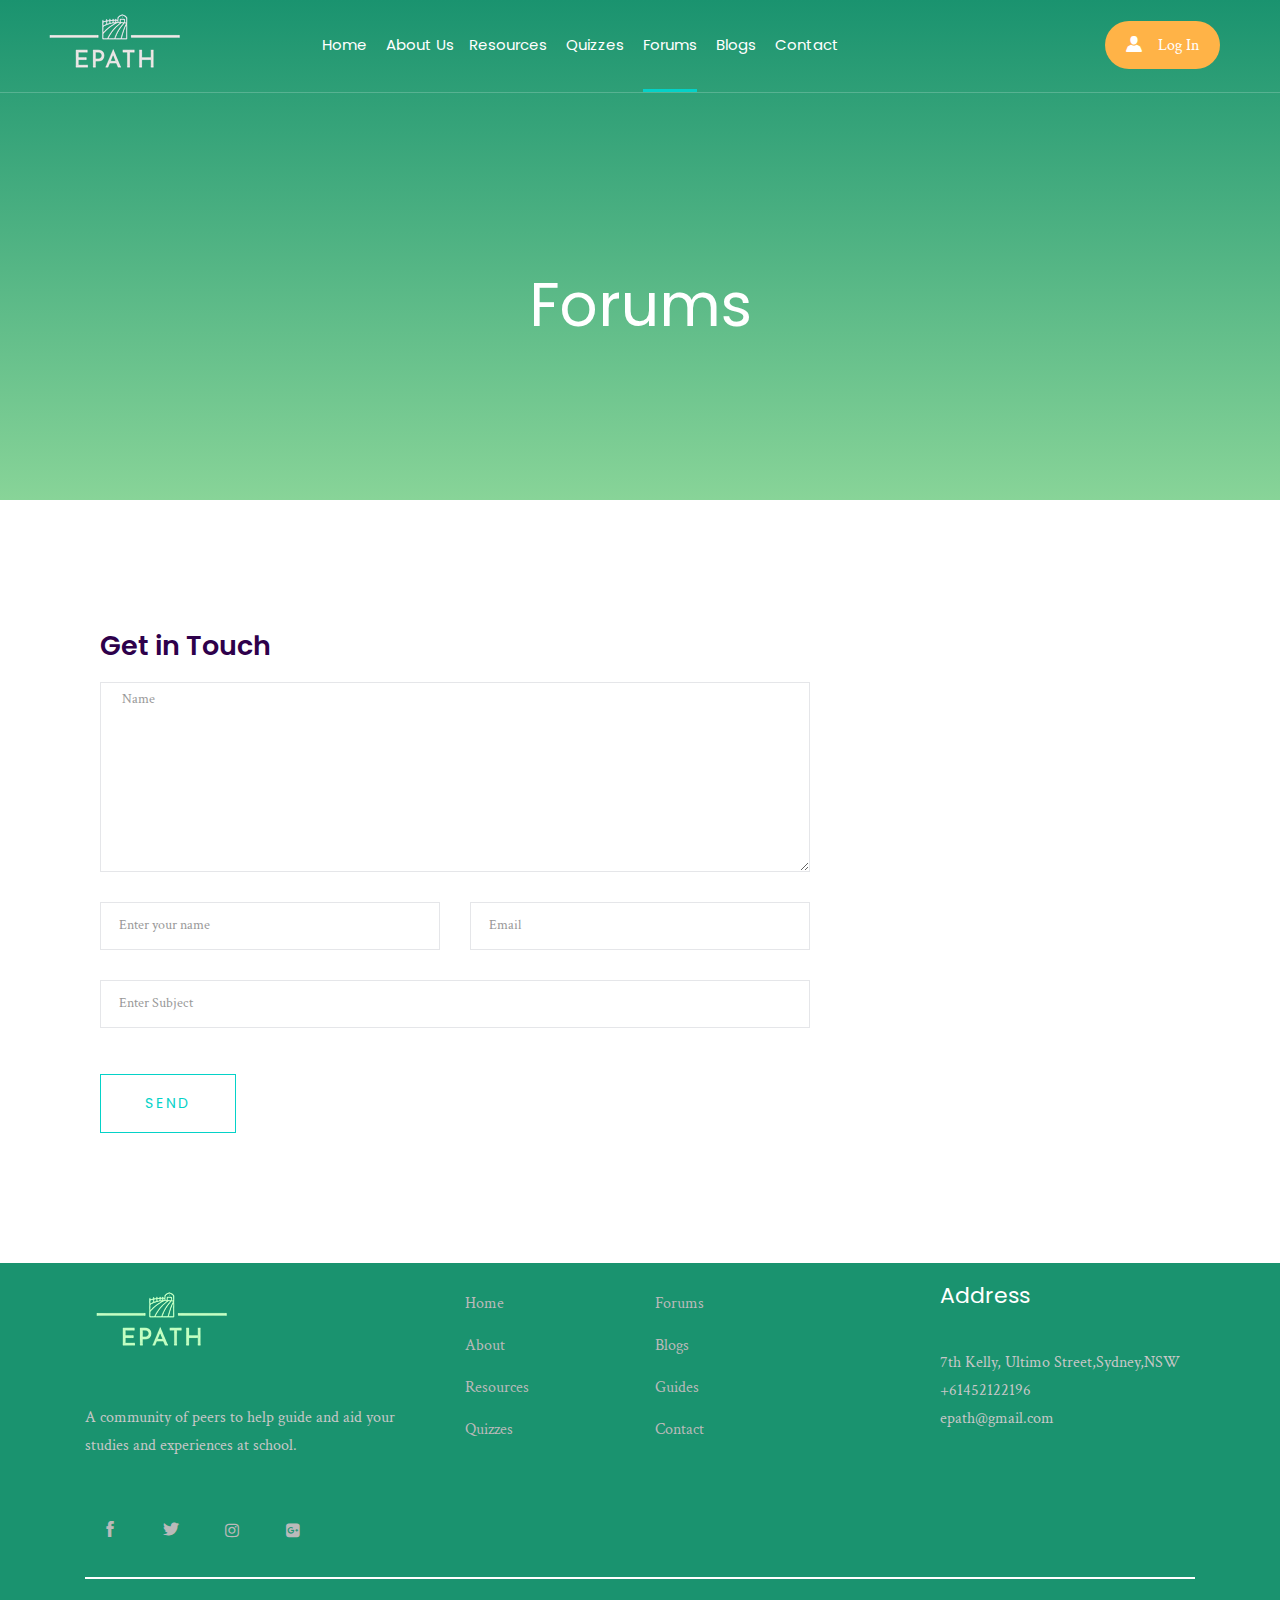
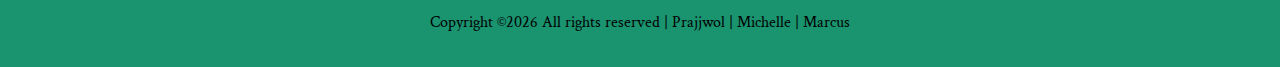
<file: forums.html>
<!doctype html>
<html class="no-js" lang="zxx">

    <head>
        <meta charset="utf-8">
        <meta http-equiv="x-ua-compatible" content="ie=edge">
        <title>EPATH</title>
        <meta name="description" content="">
        <meta name="viewport" content="width=device-width, initial-scale=1">
    
        <!-- <link rel="manifest" href="site.webmanifest"> -->
        <link rel="shortcut icon" type="image/x-icon" href="img/favicon.png">
        <!-- Place favicon.ico in the root directory -->
    
        <!-- CSS here -->
        <link rel="stylesheet" href="css/bootstrap.min.css">
        <link rel="stylesheet" href="css/owl.carousel.min.css">
        <link rel="stylesheet" href="css/magnific-popup.css">
        <link rel="stylesheet" href="css/font-awesome.min.css">
        <link rel="stylesheet" href="css/themify-icons.css">
        <link rel="stylesheet" href="css/nice-select.css">
        <link rel="stylesheet" href="css/flaticon.css">
        <link rel="stylesheet" href="css/gijgo.css">
        <link rel="stylesheet" href="css/animate.css">
        <link rel="stylesheet" href="css/slicknav.css">
        <link rel="stylesheet" href="css/style.css">
        <!-- <link rel="stylesheet" href="css/responsive.css"> -->
    </head>

<!-- header-start -->
<header>
    <div class="header-area ">
        <div id="sticky-header" class="main-header-area">
            <div class="container-fluid p-0">
                <div class="row align-items-center no-gutters">
                    <div class="col-xl-2 col-lg-2">
                        <div class="logo-img">
                            <a href="index.html">
                                <img src="img/logo2.png" alt="">
                            </a>
                        </div>
                    </div>
                    <div class="col-xl-7 col-lg-7">
                        <div class="main-menu  d-none d-lg-block">
                            <nav>
                                <ul id="navigation">
                                    <li><a href="index.html">home</a></li>
                                    <li><a href="about.html">about us</a>
                                    <li><a href="resources.html">resources</a></li>
                                    <li><a href="quizzes.html">quizzes</a></li>
                                    <li><a class="active" href="forums.html">forums</a></li>
                                    <li><a href="blogs.html">blogs </a>
                                    </li>
                                    <li><a href="contact.html">contact</a></li>
                                </ul>
                                
                            </nav>

                        </div>
                        
                    </div>

                    
                    <div class="col-xl-3 col-lg-3 d-none d-lg-block">
                        <div class="log_chat_area d-flex align-items-center">
                            
                            <a href="#test-form" class="login popup-with-form">
                                <i class="flaticon-user"></i>
                                <span>log in</span>
                            </a>
                        </div>
                    </div>
                    <div class="col-12">
                        <div class="mobile_menu d-block d-lg-none"></div>
                    </div>
                </div>
            </div>
        </div>
    </div>
</header>
<!-- header-end -->
    
        <!-- bradcam_area_start -->
        <div class="bradcam_area breadcam_bg">
                <h3>forums</h3>
            </div>
            <!-- bradcam_area_end -->

    <!-- ================ contact section start ================= -->
    <section class="contact-section">
            <div class="container">
    
    
                
                    <div class="col-12">
                        <h2 class="contact-title">Get in Touch</h2>
                    </div>
                    <div class="col-lg-8">
                        <form class="form-contact contact_form" action="contact_process.php" method="post" id="contactForm" novalidate="novalidate">
                            <div class="row">
                                <div class="col-12">
                                    <div class="form-group">
                                        <textarea class="form-control w-100" name="message" id="message" cols="30" rows="9" onfocus="this.placeholder = ''" onblur="this.placeholder = 'Enter Message'" placeholder=" Name"></textarea>
                                    </div>
                                </div>
                                <div class="col-sm-6">
                                    <div class="form-group">
                                        <input class="form-control valid" name="name" id="name" type="text" onfocus="this.placeholder = ''" onblur="this.placeholder = 'Enter your name'" placeholder="Enter your name">
                                    </div>
                                </div>
                                <div class="col-sm-6">
                                    <div class="form-group">
                                        <input class="form-control valid" name="email" id="email" type="email" onfocus="this.placeholder = ''" onblur="this.placeholder = 'Enter email address'" placeholder="Email">
                                    </div>
                                </div>
                                <div class="col-12">
                                    <div class="form-group">
                                        <input class="form-control" name="subject" id="subject" type="text" onfocus="this.placeholder = ''" onblur="this.placeholder = 'Enter Subject'" placeholder="Enter Subject">
                                    </div>
                                </div>
                            </div>
                            <div class="form-group mt-3">
                                <button type="submit" class="button button-contactForm boxed-btn">Send</button>
                            </div>
                        </form>
                    </div>
                    
                
            </div>
        </section>
    <!-- ================ contact section end ================= -->
    
    <!-- footer -->
<footer class="footer footer_bg_1">
    <div class="footer_top">
        <div class="container">
            <div class="row">
                <div class="col-xl-4 col-md-6 col-lg-4">
                    <div class="footer_widget">
                        <div class="footer_logo">
                            <a href="#">
                                <img src="img/logo.png" alt="">
                            </a>
                        </div>
                        <p>
                            A community of peers to help guide and aid your studies and experiences at school.
                        </p>
                        <div class="socail_links">
                            <ul>
                                <li>
                                    <a href="#">
                                        <i class="ti-facebook"></i>
                                    </a>
                                </li>
                                <li>
                                    <a href="#">
                                        <i class="ti-twitter-alt"></i>
                                    </a>
                                </li>
                                <li>
                                    <a href="#">
                                        <i class="fa fa-instagram"></i>
                                    </a>
                                </li>
                                <li>
                                    <a href="#">
                                        <i class="fa fa-google-plus-square"></i>
                                    </a>
                                </li>
                            </ul>
                        </div>

                    </div>
                </div>
                <div class="col-xl-2 col-md-6 col-lg-2">
                    <div class="footer_widget">
                        <ul>
                            <li><a class="active" href="index.html">Home</a></li>
                            <li><a href="about.html">About</a>
                            <li><a href="resources.html">Resources</a></li>
                            <li><a href="quizzes.html">Quizzes</a></li>
                        </ul>
                    </div>
                </div>
                <div class="col-xl-3 col-md-6 col-lg-3">
                    <div class="footer_widget">
                        <ul><li><a href="#">Forums</a></li>
                            <li><a href="#">Blogs </a></li>
                            <li><a href="#">Guides </a></li>
                            <li><a href="contact.html">Contact</a></li>
                        </ul>
                    </div>
                </div>
                <div class="col-xl-3 col-md-6 col-lg-3">
                    <div class="footer_widget">
                        <h3 class="footer_title">
                            Address
                        </h3>
                        <p>
                            7th Kelly, Ultimo Street,Sydney,NSW <br>
                            +61452122196<br>
                            epath@gmail.com
                        </p>
                    </div>
                </div>
            </div>
        </div>
    </div>
    <!--copyright part-->
    <div class="copy-right_text">
        <div class="container">
            <div class="footer_border"></div>
            <div class="row">
                <div class="col-xl-12">
                    <p class="copy_right text-center">
                        Copyright &copy;<script>document.write(new Date().getFullYear());</script> All rights reserved | Prajjwol | Michelle | Marcus
                    </p>
                </div>
            </div>
        </div>
    </div>
    <!--copyright part end-->
</footer>

<!-- footer -->
        <!-- link that opens popup -->
    
         <!-- form itself end-->
    <form id="test-form" class="white-popup-block mfp-hide">
        <div class="popup_box ">
            <div class="popup_inner">
                <div class="logo text-center">
                    <a href="#">
                        <img src="img/logo2.png" alt="">
                    </a>
                </div>
                <h3>Sign in</h3>
                <form action="#">
                    <div class="row">
                        <div class="col-xl-12 col-md-12">
                            <input type="email" placeholder="Enter email">
                        </div>
                        <div class="col-xl-12 col-md-12">
                            <input type="password" placeholder="Password">
                        </div>
                        <div class="col-xl-12">
                            <button type="submit" class="boxed_btn_orange">Sign in</button>
                        </div>
                    </div>
                </form>
                <p class="doen_have_acc">Don’t have an account? <a class="dont-hav-acc" href="#test-form2">Sign Up</a>
                </p>
            </div>
        </div>
    </form>
    <!-- form itself end -->

    <!-- form itself end-->
    <form id="test-form2" class="white-popup-block mfp-hide">
        <div class="popup_box ">
            <div class="popup_inner">
                <div class="logo text-center">
                    <a href="#">
                        <img src="img/logo2.png" alt="">
                    </a>
                </div>
                <h3>Registration</h3>
                <form action="#">
                    <div class="row">
                        <div class="col-xl-12 col-md-12">
                            <input type="email" placeholder="Enter email">
                        </div>
                        <div class="col-xl-12 col-md-12">
                            <input type="password" placeholder="Password">
                        </div>
                        <div class="col-xl-12 col-md-12">
                            <input type="Password" placeholder="Confirm password">
                        </div>
                      
                        <div class="col-xl-12 col-md-12">
                            <input type="Password" placeholder="Confirm password">
                        </div>
                        <div class="col-xl-12 col-md-12">
                            <input type="Age" placeholder="Age">
                        </div>
                        <div class="col-xl-12 col-md-12">
                            <input type="High school" placeholder="Year of High School Completion">
                        </div>
                        
                        <div class="col-xl-12">
                            <button type="submit" class="boxed_btn_orange">Sign Up</button>
                        </div>
                    </div>
                </form>
            </div>
        </div>
    </form>
    <!-- form itself end -->
    
        <!-- JS here -->
        <script src="js/vendor/modernizr-3.5.0.min.js"></script>
        <script src="js/vendor/jquery-1.12.4.min.js"></script>
        <script src="js/popper.min.js"></script>
        <script src="js/bootstrap.min.js"></script>
        <script src="js/owl.carousel.min.js"></script>
        <script src="js/isotope.pkgd.min.js"></script>
        <script src="js/ajax-form.js"></script>
        <script src="js/waypoints.min.js"></script>
        <script src="js/jquery.counterup.min.js"></script>
        <script src="js/imagesloaded.pkgd.min.js"></script>
        <script src="js/scrollIt.js"></script>
        <script src="js/jquery.scrollUp.min.js"></script>
        <script src="js/wow.min.js"></script>
        <script src="js/nice-select.min.js"></script>
        <script src="js/jquery.slicknav.min.js"></script>
        <script src="js/jquery.magnific-popup.min.js"></script>
        <script src="js/plugins.js"></script>
        <script src="js/gijgo.min.js"></script>
    
        <!--contact js-->
        <script src="js/contact.js"></script>
        <script src="js/jquery.ajaxchimp.min.js"></script>
        <script src="js/jquery.form.js"></script>
        <script src="js/jquery.validate.min.js"></script>
        <script src="js/mail-script.js"></script>
    
        <script src="js/main.js"></script>
    </body>
    
    </html>
</file>
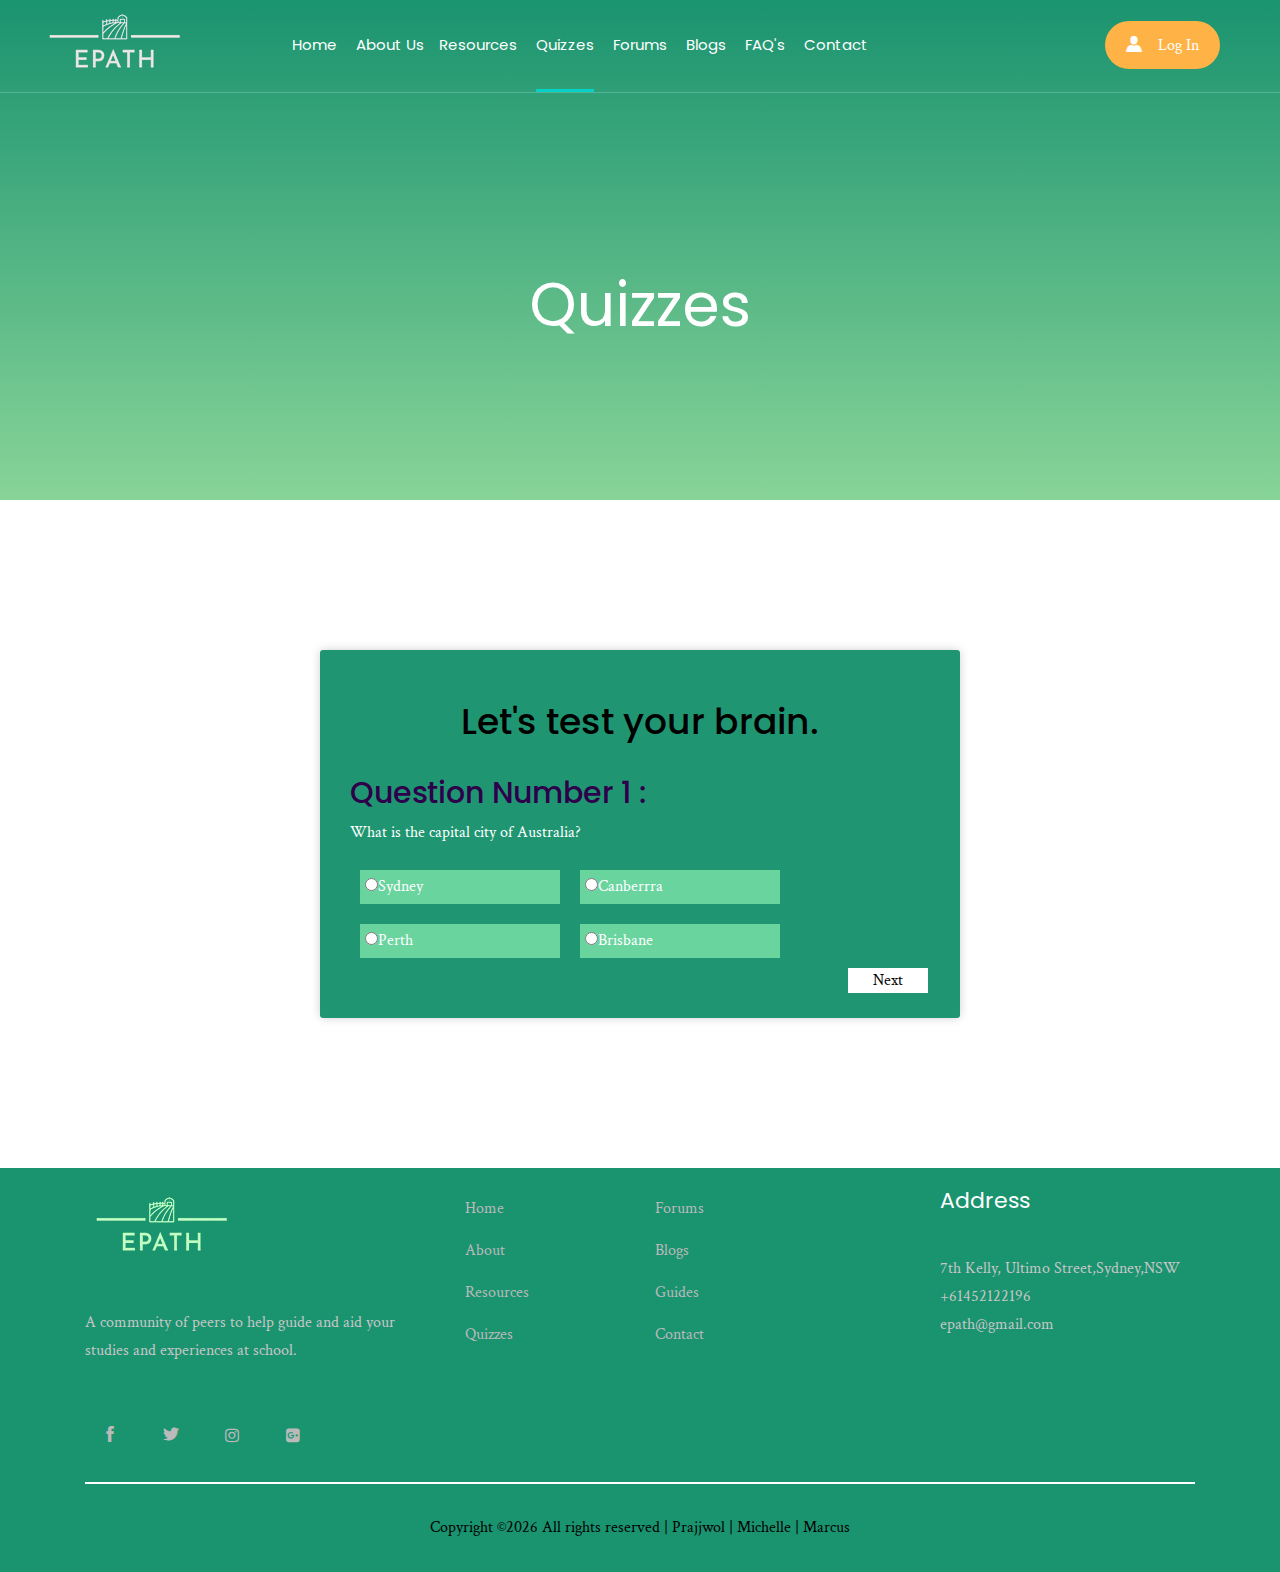
<file: quizzes.html>
<!doctype html>
<html class="no-js" lang="zxx">

    <head>
        <meta charset="utf-8">
        <meta http-equiv="x-ua-compatible" content="ie=edge">
        <title>EPATH</title>
        <meta name="description" content="">
        <meta name="viewport" content="width=device-width, initial-scale=1">
    
        <!-- <link rel="manifest" href="site.webmanifest"> -->
        <link rel="shortcut icon" type="image/x-icon" href="img/favicon.png">
        <!-- Place favicon.ico in the root directory -->
    
        <!-- CSS here -->
        <link rel="stylesheet" href="css/bootstrap.min.css">
        <link rel="stylesheet" href="css/owl.carousel.min.css">
        <link rel="stylesheet" href="css/magnific-popup.css">
        <link rel="stylesheet" href="css/font-awesome.min.css">
        <link rel="stylesheet" href="css/themify-icons.css">
        <link rel="stylesheet" href="css/nice-select.css">
        <link rel="stylesheet" href="css/flaticon.css">
        <link rel="stylesheet" href="css/gijgo.css">
        <link rel="stylesheet" href="css/animate.css">
        <link rel="stylesheet" href="css/slicknav.css">
        <link rel="stylesheet" href="css/style.css">
        <link rel="stylesheet" href="quizzes.css">
        
        <!-- <link rel="stylesheet" href="css/responsive.css"> -->
    </head>

<!-- header-start -->
<header>
    <div class="header-area ">
        <div id="sticky-header" class="main-header-area">
            <div class="container-fluid p-0">
                <div class="row align-items-center no-gutters">
                    <div class="col-xl-2 col-lg-2">
                        <div class="logo-img">
                            <a href="index.html">
                                <img src="img/logo2.png" alt="">
                            </a>
                        </div>
                    </div>
                    <div class="col-xl-7 col-lg-7">
                        <div class="main-menu  d-none d-lg-block">
                            <nav>
                                <ul id="navigation">
                                    <li><a href="index.html">home</a></li>
                                    <li><a href="about.html">about us</a>
                                    <li><a href="resources.html">resources</a></li>
                                    <li><a class="active" href="quizzes.html">quizzes</a></li>
                                    <li><a href="forums.html">forums</a></li>
                                    <li><a href="blogs.html">blogs </a>
                                    </li>
                                    <li><a href="faqs.html">FAQ's</a></li> 
                                    <li><a href="contact.html">contact</a></li>
                                </ul>
                                
                            </nav>

                        </div>
                        
                    </div>

                    
                    <div class="col-xl-3 col-lg-3 d-none d-lg-block">
                        <div class="log_chat_area d-flex align-items-center">
                            
                            <a href="#test-form" class="login popup-with-form">
                                <i class="flaticon-user"></i>
                                <span>log in</span>
                            </a>
                        </div>
                    </div>
                    <div class="col-12">
                        <div class="mobile_menu d-block d-lg-none"></div>
                    </div>
                </div>
            </div>
        </div>
    </div>
</header>
<!-- header-end -->
    
        <!-- bradcam_area_start -->
        <div class="bradcam_area breadcam_bg">
                <h3>quizzes</h3>
            </div>
            <!-- bradcam_area_end -->





    <!-- ================ quiz_section_start ================= -->
    <div class = "quizClass" id="quizContainer">
        <h1>Let's test your brain.</h1>
           <br/>
          <div id="quizButton"></div>
        <div class="nextPrevBtn" id="next"><a href="#">Next</a></div>
        <div class="nextPrevBtn" id="prev"><a href="#">Prev</a></div> 
    </div>
    <script src="https://code.jquery.com/jquery-3.4.0.min.js"></script>
    <script src="quizzes.js"></script>
    
    <!-- ================ quiz_section_end ================= -->




    
    <!-- footer -->
<footer class="footer footer_bg_1">
    <div class="footer_top">
        <div class="container">
            <div class="row">
                <div class="col-xl-4 col-md-6 col-lg-4">
                    <div class="footer_widget">
                        <div class="footer_logo">
                            <a href="#">
                                <img src="img/logo.png" alt="">
                            </a>
                        </div>
                        <p>
                            A community of peers to help guide and aid your studies and experiences at school.
                        </p>
                        <div class="socail_links">
                            <ul>
                                <li>
                                    <a href="#">
                                        <i class="ti-facebook"></i>
                                    </a>
                                </li>
                                <li>
                                    <a href="#">
                                        <i class="ti-twitter-alt"></i>
                                    </a>
                                </li>
                                <li>
                                    <a href="#">
                                        <i class="fa fa-instagram"></i>
                                    </a>
                                </li>
                                <li>
                                    <a href="#">
                                        <i class="fa fa-google-plus-square"></i>
                                    </a>
                                </li>
                            </ul>
                        </div>

                    </div>
                </div>
                <div class="col-xl-2 col-md-6 col-lg-2">
                    <div class="footer_widget">
                        <ul>
                            <li><a class="active" href="index.html">Home</a></li>
                            <li><a href="about.html">About</a>
                            <li><a href="resources.html">Resources</a></li>
                            <li><a href="quizzes.html">Quizzes</a></li>
                        </ul>
                    </div>
                </div>
                <div class="col-xl-3 col-md-6 col-lg-3">
                    <div class="footer_widget">
                        <ul><li><a href="#">Forums</a></li>
                            <li><a href="#">Blogs </a></li>
                            <li><a href="#">Guides </a></li>
                            <li><a href="contact.html">Contact</a></li>
                        </ul>
                    </div>
                </div>
                <div class="col-xl-3 col-md-6 col-lg-3">
                    <div class="footer_widget">
                        <h3 class="footer_title">
                            Address
                        </h3>
                        <p>
                            7th Kelly, Ultimo Street,Sydney,NSW <br>
                            +61452122196<br>
                            epath@gmail.com
                        </p>
                    </div>
                </div>
            </div>
        </div>
    </div>
    <!--copyright part-->
    <div class="copy-right_text">
        <div class="container">
            <div class="footer_border"></div>
            <div class="row">
                <div class="col-xl-12">
                    <p class="copy_right text-center">
                        Copyright &copy;<script>document.write(new Date().getFullYear());</script> All rights reserved | Prajjwol | Michelle | Marcus
                    </p>
                </div>
            </div>
        </div>
    </div>
    <!--copyright part end-->
</footer>

<!-- footer -->
        <!-- link that opens popup -->
    
         <!-- form itself end-->
    <form id="test-form" class="white-popup-block mfp-hide">
        <div class="popup_box ">
            <div class="popup_inner">
                <div class="logo text-center">
                    <a href="#">
                        <img src="img/logo2.png" alt="">
                    </a>
                </div>
                <h3>Sign in</h3>
                <form action="#">
                    <div class="row">
                        <div class="col-xl-12 col-md-12">
                            <input type="email" placeholder="Enter email">
                        </div>
                        <div class="col-xl-12 col-md-12">
                            <input type="password" placeholder="Password">
                        </div>
                        <div class="col-xl-12">
                            <button type="submit" class="boxed_btn_orange">Sign in</button>
                        </div>
                    </div>
                </form>
                <p class="doen_have_acc">Don’t have an account? <a class="dont-hav-acc" href="#test-form2">Sign Up</a>
                </p>
            </div>
        </div>
    </form>
    <!-- form itself end -->

    <!-- form itself end-->
    <form id="test-form2" class="white-popup-block mfp-hide">
        <div class="popup_box ">
            <div class="popup_inner">
                <div class="logo text-center">
                    <a href="#">
                        <img src="img/logo2.png" alt="">
                    </a>
                </div>
                <h3>Registration</h3>
                <form action="#">
                    <div class="row">
                        <div class="col-xl-12 col-md-12">
                            <input type="email" placeholder="Enter email">
                        </div>
                        <div class="col-xl-12 col-md-12">
                            <input type="password" placeholder="Password">
                        </div>
                        <div class="col-xl-12 col-md-12">
                            <input type="Password" placeholder="Confirm password">
                        </div>
                      
                        <div class="col-xl-12 col-md-12">
                            <input type="Password" placeholder="Confirm password">
                        </div>
                        <div class="col-xl-12 col-md-12">
                            <input type="Age" placeholder="Age">
                        </div>
                        <div class="col-xl-12 col-md-12">
                            <input type="High school" placeholder="Year of High School Completion">
                        </div>
                        
                        <div class="col-xl-12">
                            <button type="submit" class="boxed_btn_orange">Sign Up</button>
                        </div>
                    </div>
                </form>
            </div>
        </div>
    </form>
    <!-- form itself end -->
    
        <!-- JS here -->
        <script src="js/vendor/modernizr-3.5.0.min.js"></script>
        <script src="js/vendor/jquery-1.12.4.min.js"></script>
        <script src="js/popper.min.js"></script>
        <script src="js/bootstrap.min.js"></script>
        <script src="js/owl.carousel.min.js"></script>
        <script src="js/isotope.pkgd.min.js"></script>
        <script src="js/ajax-form.js"></script>
        <script src="js/waypoints.min.js"></script>
        <script src="js/jquery.counterup.min.js"></script>
        <script src="js/imagesloaded.pkgd.min.js"></script>
        <script src="js/scrollIt.js"></script>
        <script src="js/jquery.scrollUp.min.js"></script>
        <script src="js/wow.min.js"></script>
        <script src="js/nice-select.min.js"></script>
        <script src="js/jquery.slicknav.min.js"></script>
        <script src="js/jquery.magnific-popup.min.js"></script>
        <script src="js/plugins.js"></script>
        <script src="js/gijgo.min.js"></script>
    
        <!--contact js-->
        <script src="js/contact.js"></script>
        <script src="js/jquery.ajaxchimp.min.js"></script>
        <script src="js/jquery.form.js"></script>
        <script src="js/jquery.validate.min.js"></script>
        <script src="js/mail-script.js"></script>
    
        <script src="js/main.js"></script>
    </body>
    
    </html>
</file>
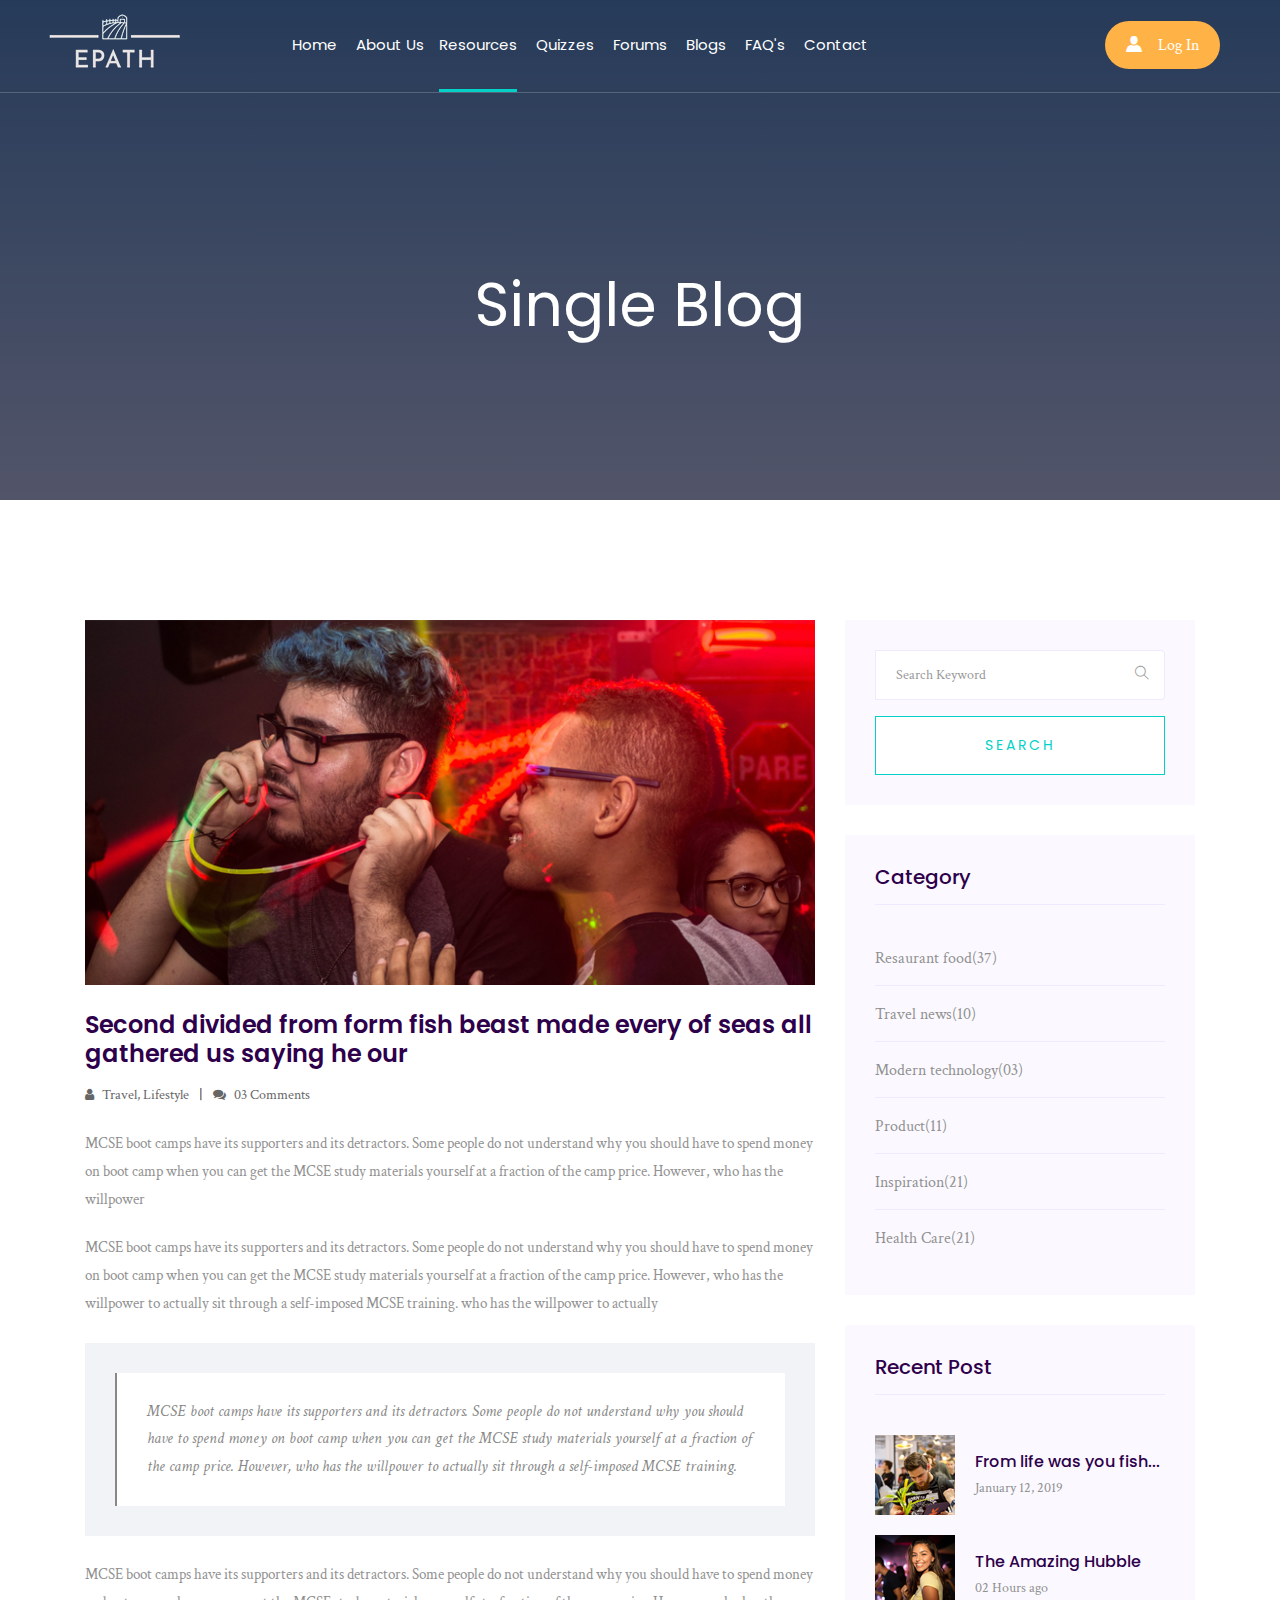
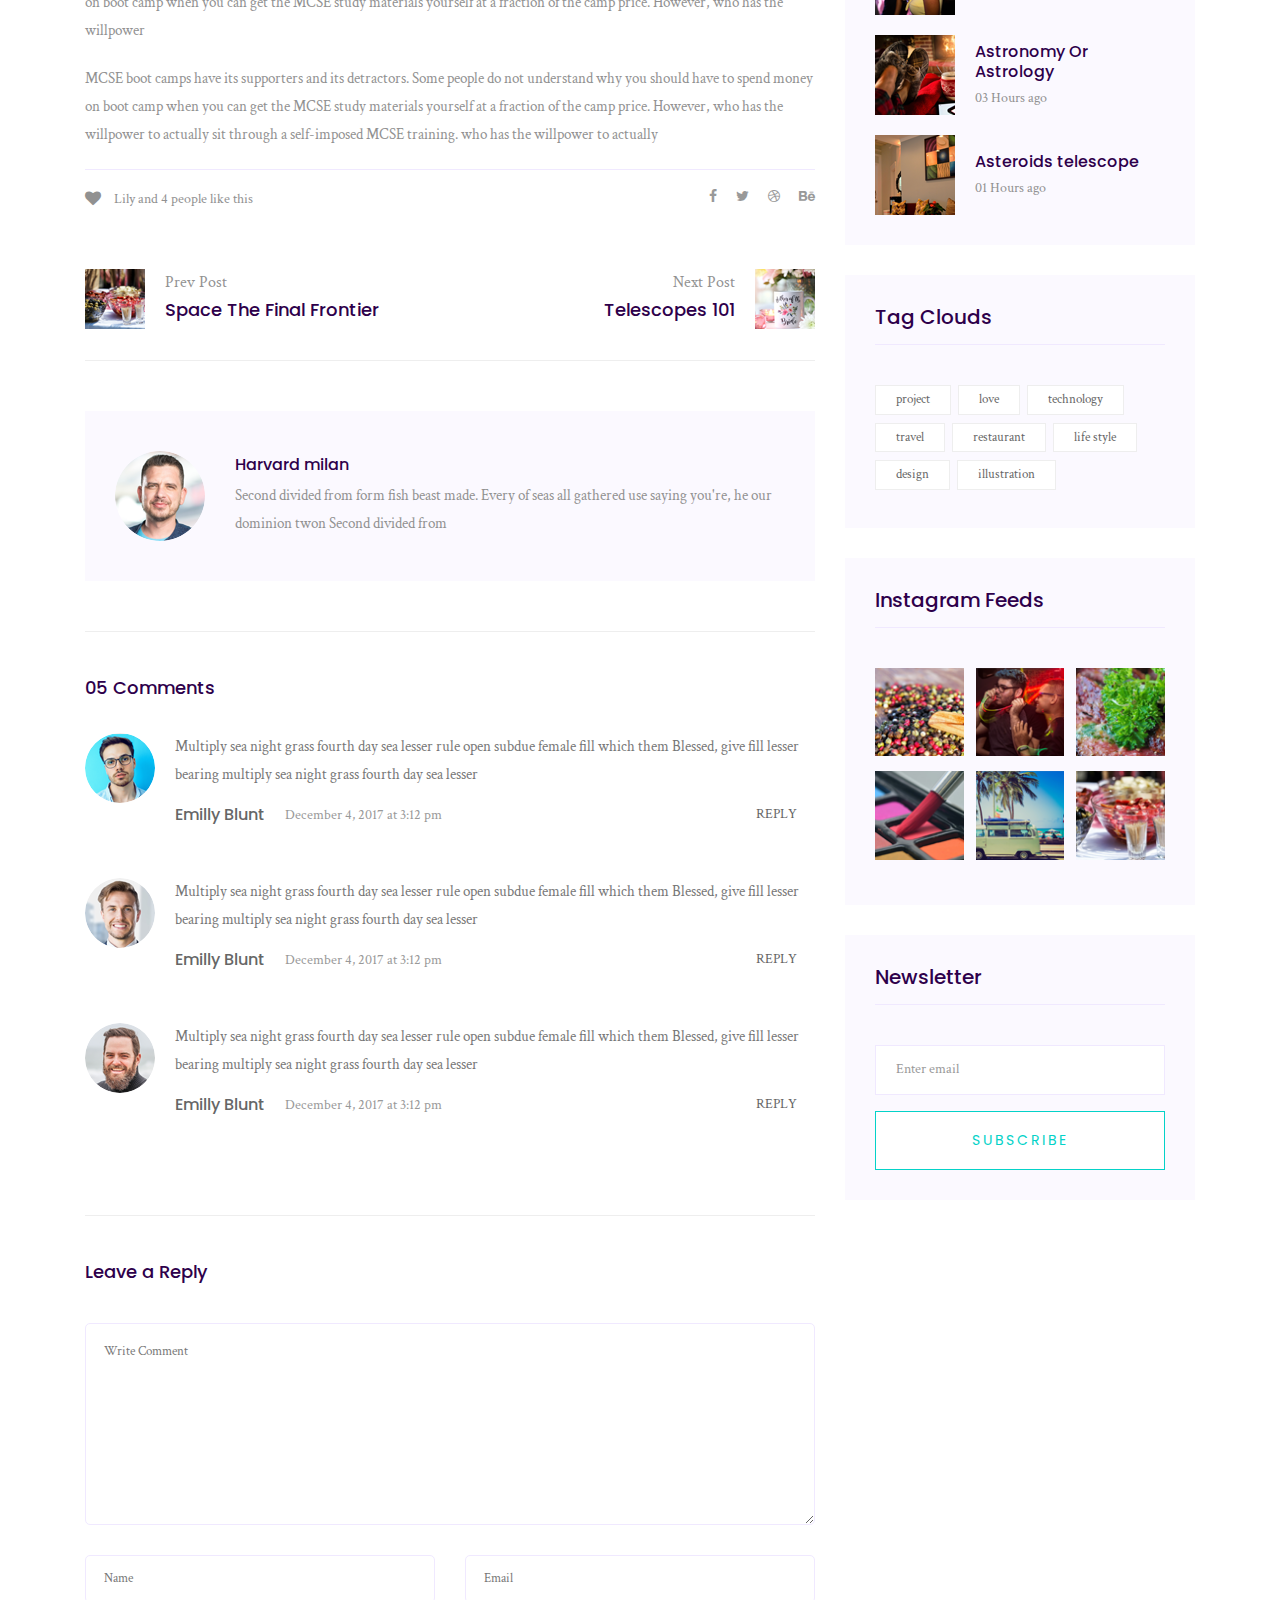
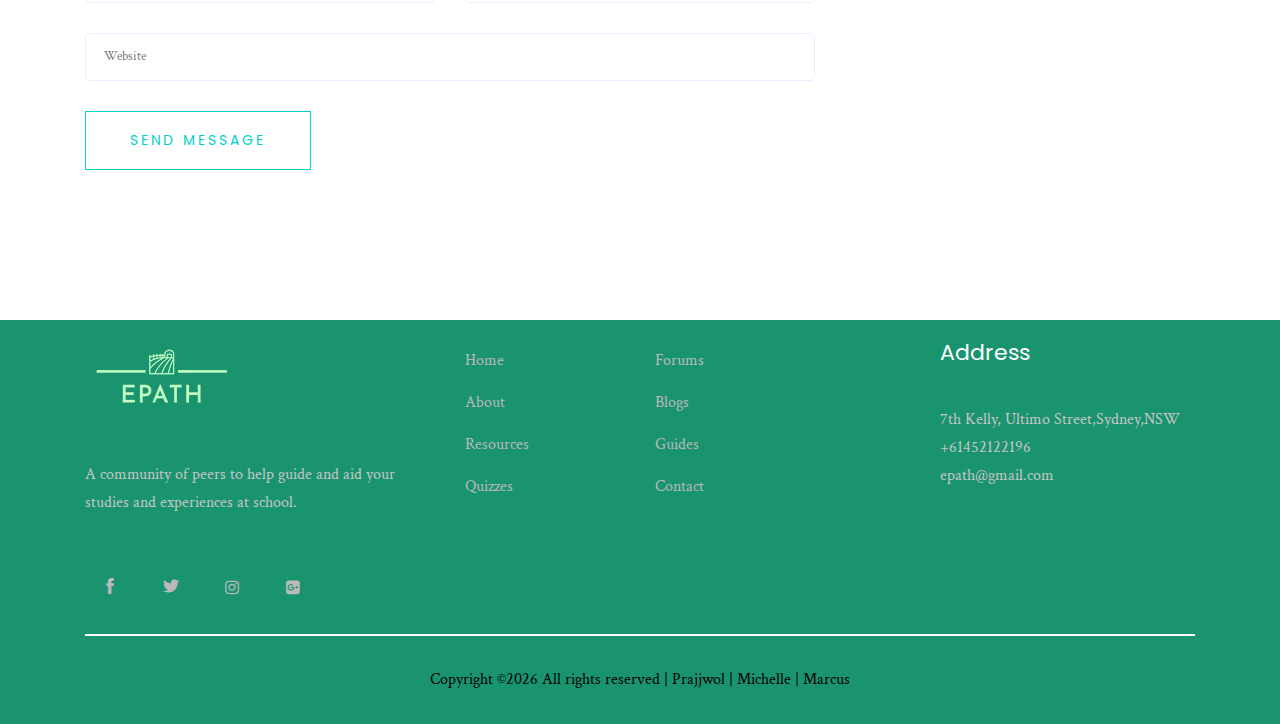
<file: single-page-blogs.html>
<!doctype html>
<html class="no-js" lang="zxx">

<head>
   <meta charset="utf-8">
   <meta http-equiv="x-ua-compatible" content="ie=edge">
   <title>Edumark</title>
   <meta name="description" content="">
   <meta name="viewport" content="width=device-width, initial-scale=1">

   <!-- <link rel="manifest" href="site.webmanifest"> -->
   <link rel="shortcut icon" type="image/x-icon" href="img/favicon.png">
   <!-- Place favicon.ico in the root directory -->

   <!-- CSS here -->
   <link rel="stylesheet" href="css/bootstrap.min.css">
   <link rel="stylesheet" href="css/owl.carousel.min.css">
   <link rel="stylesheet" href="css/magnific-popup.css">
   <link rel="stylesheet" href="css/font-awesome.min.css">
   <link rel="stylesheet" href="css/themify-icons.css">
   <link rel="stylesheet" href="css/nice-select.css">
   <link rel="stylesheet" href="css/flaticon.css">
   <link rel="stylesheet" href="css/gijgo.css">
   <link rel="stylesheet" href="css/animate.css">
   <link rel="stylesheet" href="css/slicknav.css">
   <link rel="stylesheet" href="css/style.css">
   <!-- <link rel="stylesheet" href="css/responsive.css"> -->
</head>

<body>
   <!--[if lte IE 9]>
            <p class="browserupgrade">You are using an <strong>outdated</strong> browser. Please <a href="https://browsehappy.com/">upgrade your browser</a> to improve your experience and security.</p>
        <![endif]-->

     <!-- header-start -->
     <header>
      <div class="header-area ">
          <div id="sticky-header" class="main-header-area">
              <div class="container-fluid p-0">
                  <div class="row align-items-center no-gutters">
                      <div class="col-xl-2 col-lg-2">
                          <div class="logo-img">
                              <a href="index.html">
                                  <img src="img/logo2.png" alt="">
                              </a>
                          </div>
                      </div>
                      <div class="col-xl-7 col-lg-7">
                          <div class="main-menu  d-none d-lg-block">
                              <nav>
                                  <ul id="navigation">
                                      <li><a href="index.html">home</a></li>
                                      <li><a href="about.html">about us</a>
                                      <li><a class="active" href="resources.html">resources</a></li>
                                      <li><a href="quizzes.html">quizzes</a></li>
                                      <li><a href="forums.html">forums</a></li>
                                      <li><a href="blogs.html">blogs </a>
                                      </li>
                                      <li><a href="faqs.html">FAQ's</a></li> 
                                      <li><a href="contact.html">contact</a></li>
                                  </ul>
                                  
                              </nav>

                          </div>
                          
                      </div>

                      
                      <div class="col-xl-3 col-lg-3 d-none d-lg-block">
                          <div class="log_chat_area d-flex align-items-center">
                              
                              <a href="#test-form" class="login popup-with-form">
                                  <i class="flaticon-user"></i>
                                  <span>log in</span>
                              </a>
                          </div>
                      </div>
                      <div class="col-12">
                          <div class="mobile_menu d-block d-lg-none"></div>
                      </div>
                  </div>
              </div>
          </div>
      </div>
  </header>
  <!-- header-end -->
 
     <!-- bradcam_area_start -->
     <div class="bradcam_area breadcam_bg overlay2">
         <h3>Single Blog</h3>
     </div>
     <!-- bradcam_area_end -->

   <!--================Blog Area =================-->
   <section class="blog_area single-post-area section-padding">
      <div class="container">
         <div class="row">
            <div class="col-lg-8 posts-list">
               <div class="single-post">
                  <div class="feature-img">
                     <img class="img-fluid" src="img/blog/single_blog_1.png" alt="">
                  </div>
                  <div class="blog_details">
                     <h2>Second divided from form fish beast made every of seas
                        all gathered us saying he our
                     </h2>
                     <ul class="blog-info-link mt-3 mb-4">
                        <li><a href="#"><i class="fa fa-user"></i> Travel, Lifestyle</a></li>
                        <li><a href="#"><i class="fa fa-comments"></i> 03 Comments</a></li>
                     </ul>
                     <p class="excert">
                        MCSE boot camps have its supporters and its detractors. Some people do not understand why you
                        should have to spend money on boot camp when you can get the MCSE study materials yourself at a
                        fraction of the camp price. However, who has the willpower
                     </p>
                     <p>
                        MCSE boot camps have its supporters and its detractors. Some people do not understand why you
                        should have to spend money on boot camp when you can get the MCSE study materials yourself at a
                        fraction of the camp price. However, who has the willpower to actually sit through a
                        self-imposed MCSE training. who has the willpower to actually
                     </p>
                     <div class="quote-wrapper">
                        <div class="quotes">
                           MCSE boot camps have its supporters and its detractors. Some people do not understand why you
                           should have to spend money on boot camp when you can get the MCSE study materials yourself at
                           a fraction of the camp price. However, who has the willpower to actually sit through a
                           self-imposed MCSE training.
                        </div>
                     </div>
                     <p>
                        MCSE boot camps have its supporters and its detractors. Some people do not understand why you
                        should have to spend money on boot camp when you can get the MCSE study materials yourself at a
                        fraction of the camp price. However, who has the willpower
                     </p>
                     <p>
                        MCSE boot camps have its supporters and its detractors. Some people do not understand why you
                        should have to spend money on boot camp when you can get the MCSE study materials yourself at a
                        fraction of the camp price. However, who has the willpower to actually sit through a
                        self-imposed MCSE training. who has the willpower to actually
                     </p>
                  </div>
               </div>
               <div class="navigation-top">
                  <div class="d-sm-flex justify-content-between text-center">
                     <p class="like-info"><span class="align-middle"><i class="fa fa-heart"></i></span> Lily and 4
                        people like this</p>
                     <div class="col-sm-4 text-center my-2 my-sm-0">
                        <!-- <p class="comment-count"><span class="align-middle"><i class="fa fa-comment"></i></span> 06 Comments</p> -->
                     </div>
                     <ul class="social-icons">
                        <li><a href="#"><i class="fa fa-facebook-f"></i></a></li>
                        <li><a href="#"><i class="fa fa-twitter"></i></a></li>
                        <li><a href="#"><i class="fa fa-dribbble"></i></a></li>
                        <li><a href="#"><i class="fa fa-behance"></i></a></li>
                     </ul>
                  </div>
                  <div class="navigation-area">
                     <div class="row">
                        <div
                           class="col-lg-6 col-md-6 col-12 nav-left flex-row d-flex justify-content-start align-items-center">
                           <div class="thumb">
                              <a href="#">
                                 <img class="img-fluid" src="img/post/preview.png" alt="">
                              </a>
                           </div>
                           <div class="arrow">
                              <a href="#">
                                 <span class="lnr text-white ti-arrow-left"></span>
                              </a>
                           </div>
                           <div class="detials">
                              <p>Prev Post</p>
                              <a href="#">
                                 <h4>Space The Final Frontier</h4>
                              </a>
                           </div>
                        </div>
                        <div
                           class="col-lg-6 col-md-6 col-12 nav-right flex-row d-flex justify-content-end align-items-center">
                           <div class="detials">
                              <p>Next Post</p>
                              <a href="#">
                                 <h4>Telescopes 101</h4>
                              </a>
                           </div>
                           <div class="arrow">
                              <a href="#">
                                 <span class="lnr text-white ti-arrow-right"></span>
                              </a>
                           </div>
                           <div class="thumb">
                              <a href="#">
                                 <img class="img-fluid" src="img/post/next.png" alt="">
                              </a>
                           </div>
                        </div>
                     </div>
                  </div>
               </div>
               <div class="blog-author">
                  <div class="media align-items-center">
                     <img src="img/blog/author.png" alt="">
                     <div class="media-body">
                        <a href="#">
                           <h4>Harvard milan</h4>
                        </a>
                        <p>Second divided from form fish beast made. Every of seas all gathered use saying you're, he
                           our dominion twon Second divided from</p>
                     </div>
                  </div>
               </div>
               <div class="comments-area">
                  <h4>05 Comments</h4>
                  <div class="comment-list">
                     <div class="single-comment justify-content-between d-flex">
                        <div class="user justify-content-between d-flex">
                           <div class="thumb">
                              <img src="img/comment/comment_1.png" alt="">
                           </div>
                           <div class="desc">
                              <p class="comment">
                                 Multiply sea night grass fourth day sea lesser rule open subdue female fill which them
                                 Blessed, give fill lesser bearing multiply sea night grass fourth day sea lesser
                              </p>
                              <div class="d-flex justify-content-between">
                                 <div class="d-flex align-items-center">
                                    <h5>
                                       <a href="#">Emilly Blunt</a>
                                    </h5>
                                    <p class="date">December 4, 2017 at 3:12 pm </p>
                                 </div>
                                 <div class="reply-btn">
                                    <a href="#" class="btn-reply text-uppercase">reply</a>
                                 </div>
                              </div>
                           </div>
                        </div>
                     </div>
                  </div>
                  <div class="comment-list">
                     <div class="single-comment justify-content-between d-flex">
                        <div class="user justify-content-between d-flex">
                           <div class="thumb">
                              <img src="img/comment/comment_2.png" alt="">
                           </div>
                           <div class="desc">
                              <p class="comment">
                                 Multiply sea night grass fourth day sea lesser rule open subdue female fill which them
                                 Blessed, give fill lesser bearing multiply sea night grass fourth day sea lesser
                              </p>
                              <div class="d-flex justify-content-between">
                                 <div class="d-flex align-items-center">
                                    <h5>
                                       <a href="#">Emilly Blunt</a>
                                    </h5>
                                    <p class="date">December 4, 2017 at 3:12 pm </p>
                                 </div>
                                 <div class="reply-btn">
                                    <a href="#" class="btn-reply text-uppercase">reply</a>
                                 </div>
                              </div>
                           </div>
                        </div>
                     </div>
                  </div>
                  <div class="comment-list">
                     <div class="single-comment justify-content-between d-flex">
                        <div class="user justify-content-between d-flex">
                           <div class="thumb">
                              <img src="img/comment/comment_3.png" alt="">
                           </div>
                           <div class="desc">
                              <p class="comment">
                                 Multiply sea night grass fourth day sea lesser rule open subdue female fill which them
                                 Blessed, give fill lesser bearing multiply sea night grass fourth day sea lesser
                              </p>
                              <div class="d-flex justify-content-between">
                                 <div class="d-flex align-items-center">
                                    <h5>
                                       <a href="#">Emilly Blunt</a>
                                    </h5>
                                    <p class="date">December 4, 2017 at 3:12 pm </p>
                                 </div>
                                 <div class="reply-btn">
                                    <a href="#" class="btn-reply text-uppercase">reply</a>
                                 </div>
                              </div>
                           </div>
                        </div>
                     </div>
                  </div>
               </div>
               <div class="comment-form">
                  <h4>Leave a Reply</h4>
                  <form class="form-contact comment_form" action="#" id="commentForm">
                     <div class="row">
                        <div class="col-12">
                           <div class="form-group">
                              <textarea class="form-control w-100" name="comment" id="comment" cols="30" rows="9"
                                 placeholder="Write Comment"></textarea>
                           </div>
                        </div>
                        <div class="col-sm-6">
                           <div class="form-group">
                              <input class="form-control" name="name" id="name" type="text" placeholder="Name">
                           </div>
                        </div>
                        <div class="col-sm-6">
                           <div class="form-group">
                              <input class="form-control" name="email" id="email" type="email" placeholder="Email">
                           </div>
                        </div>
                        <div class="col-12">
                           <div class="form-group">
                              <input class="form-control" name="website" id="website" type="text" placeholder="Website">
                           </div>
                        </div>
                     </div>
                     <div class="form-group">
                        <button type="submit" class="button button-contactForm btn_1 boxed-btn">Send Message</button>
                     </div>
                  </form>
               </div>
            </div>
            <div class="col-lg-4">
               <div class="blog_right_sidebar">
                  <aside class="single_sidebar_widget search_widget">
                     <form action="#">
                        <div class="form-group">
                           <div class="input-group mb-3">
                              <input type="text" class="form-control" placeholder='Search Keyword'
                                 onfocus="this.placeholder = ''" onblur="this.placeholder = 'Search Keyword'">
                              <div class="input-group-append">
                                 <button class="btn" type="button"><i class="ti-search"></i></button>
                              </div>
                           </div>
                        </div>
                        <button class="button rounded-0 primary-bg text-white w-100 btn_1 boxed-btn"
                           type="submit">Search</button>
                     </form>
                  </aside>
                  <aside class="single_sidebar_widget post_category_widget">
                     <h4 class="widget_title">Category</h4>
                     <ul class="list cat-list">
                        <li>
                           <a href="#" class="d-flex">
                              <p>Resaurant food</p>
                              <p>(37)</p>
                           </a>
                        </li>
                        <li>
                           <a href="#" class="d-flex">
                              <p>Travel news</p>
                              <p>(10)</p>
                           </a>
                        </li>
                        <li>
                           <a href="#" class="d-flex">
                              <p>Modern technology</p>
                              <p>(03)</p>
                           </a>
                        </li>
                        <li>
                           <a href="#" class="d-flex">
                              <p>Product</p>
                              <p>(11)</p>
                           </a>
                        </li>
                        <li>
                           <a href="#" class="d-flex">
                              <p>Inspiration</p>
                              <p>(21)</p>
                           </a>
                        </li>
                        <li>
                           <a href="#" class="d-flex">
                              <p>Health Care</p>
                              <p>(21)</p>
                           </a>
                        </li>
                     </ul>
                  </aside>
                  <aside class="single_sidebar_widget popular_post_widget">
                     <h3 class="widget_title">Recent Post</h3>
                     <div class="media post_item">
                        <img src="img/post/post_1.png" alt="post">
                        <div class="media-body">
                           <a href="single-blog.html">
                              <h3>From life was you fish...</h3>
                           </a>
                           <p>January 12, 2019</p>
                        </div>
                     </div>
                     <div class="media post_item">
                        <img src="img/post/post_2.png" alt="post">
                        <div class="media-body">
                           <a href="single-blog.html">
                              <h3>The Amazing Hubble</h3>
                           </a>
                           <p>02 Hours ago</p>
                        </div>
                     </div>
                     <div class="media post_item">
                        <img src="img/post/post_3.png" alt="post">
                        <div class="media-body">
                           <a href="single-blog.html">
                              <h3>Astronomy Or Astrology</h3>
                           </a>
                           <p>03 Hours ago</p>
                        </div>
                     </div>
                     <div class="media post_item">
                        <img src="img/post/post_4.png" alt="post">
                        <div class="media-body">
                           <a href="single-blog.html">
                              <h3>Asteroids telescope</h3>
                           </a>
                           <p>01 Hours ago</p>
                        </div>
                     </div>
                  </aside>
                  <aside class="single_sidebar_widget tag_cloud_widget">
                     <h4 class="widget_title">Tag Clouds</h4>
                     <ul class="list">
                        <li>
                           <a href="#">project</a>
                        </li>
                        <li>
                           <a href="#">love</a>
                        </li>
                        <li>
                           <a href="#">technology</a>
                        </li>
                        <li>
                           <a href="#">travel</a>
                        </li>
                        <li>
                           <a href="#">restaurant</a>
                        </li>
                        <li>
                           <a href="#">life style</a>
                        </li>
                        <li>
                           <a href="#">design</a>
                        </li>
                        <li>
                           <a href="#">illustration</a>
                        </li>
                     </ul>
                  </aside>
                  <aside class="single_sidebar_widget instagram_feeds">
                     <h4 class="widget_title">Instagram Feeds</h4>
                     <ul class="instagram_row flex-wrap">
                        <li>
                           <a href="#">
                              <img class="img-fluid" src="img/post/post_5.png" alt="">
                           </a>
                        </li>
                        <li>
                           <a href="#">
                              <img class="img-fluid" src="img/post/post_6.png" alt="">
                           </a>
                        </li>
                        <li>
                           <a href="#">
                              <img class="img-fluid" src="img/post/post_7.png" alt="">
                           </a>
                        </li>
                        <li>
                           <a href="#">
                              <img class="img-fluid" src="img/post/post_8.png" alt="">
                           </a>
                        </li>
                        <li>
                           <a href="#">
                              <img class="img-fluid" src="img/post/post_9.png" alt="">
                           </a>
                        </li>
                        <li>
                           <a href="#">
                              <img class="img-fluid" src="img/post/post_10.png" alt="">
                           </a>
                        </li>
                     </ul>
                  </aside>
                  <aside class="single_sidebar_widget newsletter_widget">
                     <h4 class="widget_title">Newsletter</h4>
                     <form action="#">
                        <div class="form-group">
                           <input type="email" class="form-control" onfocus="this.placeholder = ''"
                              onblur="this.placeholder = 'Enter email'" placeholder='Enter email' required>
                        </div>
                        <button class="button rounded-0 primary-bg text-white w-100 btn_1 boxed-btn"
                           type="submit">Subscribe</button>
                     </form>
                  </aside>
               </div>
            </div>
         </div>
      </div>
   </section>
   <!--================ Blog Area end =================-->

    <!-- footer -->
<footer class="footer footer_bg_1">
   <div class="footer_top">
       <div class="container">
           <div class="row">
               <div class="col-xl-4 col-md-6 col-lg-4">
                   <div class="footer_widget">
                       <div class="footer_logo">
                           <a href="#">
                               <img src="img/logo.png" alt="">
                           </a>
                       </div>
                       <p>
                           A community of peers to help guide and aid your studies and experiences at school.
                       </p>
                       <div class="socail_links">
                           <ul>
                               <li>
                                   <a href="#">
                                       <i class="ti-facebook"></i>
                                   </a>
                               </li>
                               <li>
                                   <a href="#">
                                       <i class="ti-twitter-alt"></i>
                                   </a>
                               </li>
                               <li>
                                   <a href="#">
                                       <i class="fa fa-instagram"></i>
                                   </a>
                               </li>
                               <li>
                                   <a href="#">
                                       <i class="fa fa-google-plus-square"></i>
                                   </a>
                               </li>
                           </ul>
                       </div>

                   </div>
               </div>
               <div class="col-xl-2 col-md-6 col-lg-2">
                   <div class="footer_widget">
                       <ul>
                           <li><a class="active" href="index.html">Home</a></li>
                           <li><a href="about.html">About</a>
                           <li><a href="resources.html">Resources</a></li>
                           <li><a href="quizzes.html">Quizzes</a></li>
                       </ul>
                   </div>
               </div>
               <div class="col-xl-3 col-md-6 col-lg-3">
                   <div class="footer_widget">
                       <ul><li><a href="#">Forums</a></li>
                           <li><a href="#">Blogs </a></li>
                           <li><a href="#">Guides </a></li>
                           <li><a href="contact.html">Contact</a></li>
                       </ul>
                   </div>
               </div>
               <div class="col-xl-3 col-md-6 col-lg-3">
                   <div class="footer_widget">
                       <h3 class="footer_title">
                           Address
                       </h3>
                       <p>
                           7th Kelly, Ultimo Street,Sydney,NSW <br>
                           +61452122196<br>
                           epath@gmail.com
                       </p>
                   </div>
               </div>
           </div>
       </div>
   </div>
   <!--copyright part-->
   <div class="copy-right_text">
       <div class="container">
           <div class="footer_border"></div>
           <div class="row">
               <div class="col-xl-12">
                   <p class="copy_right text-center">
                       Copyright &copy;<script>document.write(new Date().getFullYear());</script> All rights reserved | Prajjwol | Michelle | Marcus
                   </p>
               </div>
           </div>
       </div>
   </div>
   <!--copyright part end-->
</footer>

<!-- footer -->
     <!-- link that opens popup -->
 
     <!-- form itself end-->
    <form id="test-form" class="white-popup-block mfp-hide">
      <div class="popup_box ">
          <div class="popup_inner">
              <div class="logo text-center">
                  <a href="#">
                      <img src="img/logo2.png" alt="">
                  </a>
              </div>
              <h3>Sign in</h3>
              <form action="#">
                  <div class="row">
                      <div class="col-xl-12 col-md-12">
                          <input type="email" placeholder="Enter email">
                      </div>
                      <div class="col-xl-12 col-md-12">
                          <input type="password" placeholder="Password">
                      </div>
                      <div class="col-xl-12">
                          <button type="submit" class="boxed_btn_orange">Sign in</button>
                      </div>
                  </div>
              </form>
              <p class="doen_have_acc">Don’t have an account? <a class="dont-hav-acc" href="#test-form2">Sign Up</a>
              </p>
          </div>
      </div>
  </form>
  <!-- form itself end -->

  <!-- form itself end-->
  <form id="test-form2" class="white-popup-block mfp-hide">
      <div class="popup_box ">
          <div class="popup_inner">
              <div class="logo text-center">
                  <a href="#">
                      <img src="img/logo2.png" alt="">
                  </a>
              </div>
              <h3>Registration</h3>
              <form action="#">
                  <div class="row">
                      <div class="col-xl-12 col-md-12">
                          <input type="email" placeholder="Enter email">
                      </div>
                      <div class="col-xl-12 col-md-12">
                          <input type="password" placeholder="Password">
                      </div>
                      <div class="col-xl-12 col-md-12">
                          <input type="Password" placeholder="Confirm password">
                      </div>
                    
                      <div class="col-xl-12 col-md-12">
                          <input type="Password" placeholder="Confirm password">
                      </div>
                      <div class="col-xl-12 col-md-12">
                          <input type="Age" placeholder="Age">
                      </div>
                      <div class="col-xl-12 col-md-12">
                          <input type="High school" placeholder="Year of High School Completion">
                      </div>
                      
                      <div class="col-xl-12">
                          <button type="submit" class="boxed_btn_orange">Sign Up</button>
                      </div>
                  </div>
              </form>
          </div>
      </div>
  </form>
  <!-- form itself end -->


   <!-- JS here -->
   <script src="js/vendor/modernizr-3.5.0.min.js"></script>
   <script src="js/vendor/jquery-1.12.4.min.js"></script>
   <script src="js/popper.min.js"></script>
   <script src="js/bootstrap.min.js"></script>
   <script src="js/owl.carousel.min.js"></script>
   <script src="js/isotope.pkgd.min.js"></script>
   <script src="js/ajax-form.js"></script>
   <script src="js/waypoints.min.js"></script>
   <script src="js/jquery.counterup.min.js"></script>
   <script src="js/imagesloaded.pkgd.min.js"></script>
   <script src="js/scrollIt.js"></script>
   <script src="js/jquery.scrollUp.min.js"></script>
   <script src="js/wow.min.js"></script>
   <script src="js/nice-select.min.js"></script>
   <script src="js/jquery.slicknav.min.js"></script>
   <script src="js/jquery.magnific-popup.min.js"></script>
   <script src="js/plugins.js"></script>
   <script src="js/gijgo.min.js"></script>

   <!--contact js-->
   <script src="js/contact.js"></script>
   <script src="js/jquery.ajaxchimp.min.js"></script>
   <script src="js/jquery.form.js"></script>
   <script src="js/jquery.validate.min.js"></script>
   <script src="js/mail-script.js"></script>

   <script src="js/main.js"></script>
</body>

</html>
</file>
<file: css/themify-icons.css>
@font-face {
	font-family: 'themify';
	src:url('../fonts/themify.eot?-fvbane');
	src:url('../fonts/themify.eot?#iefix-fvbane') format('embedded-opentype'),
		url('../fonts/themify.woff?-fvbane') format('woff'),
		url('../fonts/themify.ttf?-fvbane') format('truetype'),
		url('../fonts/themify.svg?-fvbane#themify') format('svg');
	font-weight: normal;
	font-style: normal;
}

[class^="ti-"], [class*=" ti-"] {
	font-family: 'themify';
	/* speak: none; */
	font-style: normal;
	font-weight: normal;
	font-variant: normal;
	text-transform: none;
	line-height: 1;

	/* Better Font Rendering =========== */
	-webkit-font-smoothing: antialiased;
	-moz-osx-font-smoothing: grayscale;
}

.ti-wand:before {
	content: "\e600";
}
.ti-volume:before {
	content: "\e601";
}
.ti-user:before {
	content: "\e602";
}
.ti-unlock:before {
	content: "\e603";
}
.ti-unlink:before {
	content: "\e604";
}
.ti-trash:before {
	content: "\e605";
}
.ti-thought:before {
	content: "\e606";
}
.ti-target:before {
	content: "\e607";
}
.ti-tag:before {
	content: "\e608";
}
.ti-tablet:before {
	content: "\e609";
}
.ti-star:before {
	content: "\e60a";
}
.ti-spray:before {
	content: "\e60b";
}
.ti-signal:before {
	content: "\e60c";
}
.ti-shopping-cart:before {
	content: "\e60d";
}
.ti-shopping-cart-full:before {
	content: "\e60e";
}
.ti-settings:before {
	content: "\e60f";
}
.ti-search:before {
	content: "\e610";
}
.ti-zoom-in:before {
	content: "\e611";
}
.ti-zoom-out:before {
	content: "\e612";
}
.ti-cut:before {
	content: "\e613";
}
.ti-ruler:before {
	content: "\e614";
}
.ti-ruler-pencil:before {
	content: "\e615";
}
.ti-ruler-alt:before {
	content: "\e616";
}
.ti-bookmark:before {
	content: "\e617";
}
.ti-bookmark-alt:before {
	content: "\e618";
}
.ti-reload:before {
	content: "\e619";
}
.ti-plus:before {
	content: "\e61a";
}
.ti-pin:before {
	content: "\e61b";
}
.ti-pencil:before {
	content: "\e61c";
}
.ti-pencil-alt:before {
	content: "\e61d";
}
.ti-paint-roller:before {
	content: "\e61e";
}
.ti-paint-bucket:before {
	content: "\e61f";
}
.ti-na:before {
	content: "\e620";
}
.ti-mobile:before {
	content: "\e621";
}
.ti-minus:before {
	content: "\e622";
}
.ti-medall:before {
	content: "\e623";
}
.ti-medall-alt:before {
	content: "\e624";
}
.ti-marker:before {
	content: "\e625";
}
.ti-marker-alt:before {
	content: "\e626";
}
.ti-arrow-up:before {
	content: "\e627";
}
.ti-arrow-right:before {
	content: "\e628";
}
.ti-arrow-left:before {
	content: "\e629";
}
.ti-arrow-down:before {
	content: "\e62a";
}
.ti-lock:before {
	content: "\e62b";
}
.ti-location-arrow:before {
	content: "\e62c";
}
.ti-link:before {
	content: "\e62d";
}
.ti-layout:before {
	content: "\e62e";
}
.ti-layers:before {
	content: "\e62f";
}
.ti-layers-alt:before {
	content: "\e630";
}
.ti-key:before {
	content: "\e631";
}
.ti-import:before {
	content: "\e632";
}
.ti-image:before {
	content: "\e633";
}
.ti-heart:before {
	content: "\e634";
}
.ti-heart-broken:before {
	content: "\e635";
}
.ti-hand-stop:before {
	content: "\e636";
}
.ti-hand-open:before {
	content: "\e637";
}
.ti-hand-drag:before {
	content: "\e638";
}
.ti-folder:before {
	content: "\e639";
}
.ti-flag:before {
	content: "\e63a";
}
.ti-flag-alt:before {
	content: "\e63b";
}
.ti-flag-alt-2:before {
	content: "\e63c";
}
.ti-eye:before {
	content: "\e63d";
}
.ti-export:before {
	content: "\e63e";
}
.ti-exchange-vertical:before {
	content: "\e63f";
}
.ti-desktop:before {
	content: "\e640";
}
.ti-cup:before {
	content: "\e641";
}
.ti-crown:before {
	content: "\e642";
}
.ti-comments:before {
	content: "\e643";
}
.ti-comment:before {
	content: "\e644";
}
.ti-comment-alt:before {
	content: "\e645";
}
.ti-close:before {
	content: "\e646";
}
.ti-clip:before {
	content: "\e647";
}
.ti-angle-up:before {
	content: "\e648";
}
.ti-angle-right:before {
	content: "\e649";
}
.ti-angle-left:before {
	content: "\e64a";
}
.ti-angle-down:before {
	content: "\e64b";
}
.ti-check:before {
	content: "\e64c";
}
.ti-check-box:before {
	content: "\e64d";
}
.ti-camera:before {
	content: "\e64e";
}
.ti-announcement:before {
	content: "\e64f";
}
.ti-brush:before {
	content: "\e650";
}
.ti-briefcase:before {
	content: "\e651";
}
.ti-bolt:before {
	content: "\e652";
}
.ti-bolt-alt:before {
	content: "\e653";
}
.ti-blackboard:before {
	content: "\e654";
}
.ti-bag:before {
	content: "\e655";
}
.ti-move:before {
	content: "\e656";
}
.ti-arrows-vertical:before {
	content: "\e657";
}
.ti-arrows-horizontal:before {
	content: "\e658";
}
.ti-fullscreen:before {
	content: "\e659";
}
.ti-arrow-top-right:before {
	content: "\e65a";
}
.ti-arrow-top-left:before {
	content: "\e65b";
}
.ti-arrow-circle-up:before {
	content: "\e65c";
}
.ti-arrow-circle-right:before {
	content: "\e65d";
}
.ti-arrow-circle-left:before {
	content: "\e65e";
}
.ti-arrow-circle-down:before {
	content: "\e65f";
}
.ti-angle-double-up:before {
	content: "\e660";
}
.ti-angle-double-right:before {
	content: "\e661";
}
.ti-angle-double-left:before {
	content: "\e662";
}
.ti-angle-double-down:before {
	content: "\e663";
}
.ti-zip:before {
	content: "\e664";
}
.ti-world:before {
	content: "\e665";
}
.ti-wheelchair:before {
	content: "\e666";
}
.ti-view-list:before {
	content: "\e667";
}
.ti-view-list-alt:before {
	content: "\e668";
}
.ti-view-grid:before {
	content: "\e669";
}
.ti-uppercase:before {
	content: "\e66a";
}
.ti-upload:before {
	content: "\e66b";
}
.ti-underline:before {
	content: "\e66c";
}
.ti-truck:before {
	content: "\e66d";
}
.ti-timer:before {
	content: "\e66e";
}
.ti-ticket:before {
	content: "\e66f";
}
.ti-thumb-up:before {
	content: "\e670";
}
.ti-thumb-down:before {
	content: "\e671";
}
.ti-text:before {
	content: "\e672";
}
.ti-stats-up:before {
	content: "\e673";
}
.ti-stats-down:before {
	content: "\e674";
}
.ti-split-v:before {
	content: "\e675";
}
.ti-split-h:before {
	content: "\e676";
}
.ti-smallcap:before {
	content: "\e677";
}
.ti-shine:before {
	content: "\e678";
}
.ti-shift-right:before {
	content: "\e679";
}
.ti-shift-left:before {
	content: "\e67a";
}
.ti-shield:before {
	content: "\e67b";
}
.ti-notepad:before {
	content: "\e67c";
}
.ti-server:before {
	content: "\e67d";
}
.ti-quote-right:before {
	content: "\e67e";
}
.ti-quote-left:before {
	content: "\e67f";
}
.ti-pulse:before {
	content: "\e680";
}
.ti-printer:before {
	content: "\e681";
}
.ti-power-off:before {
	content: "\e682";
}
.ti-plug:before {
	content: "\e683";
}
.ti-pie-chart:before {
	content: "\e684";
}
.ti-paragraph:before {
	content: "\e685";
}
.ti-panel:before {
	content: "\e686";
}
.ti-package:before {
	content: "\e687";
}
.ti-music:before {
	content: "\e688";
}
.ti-music-alt:before {
	content: "\e689";
}
.ti-mouse:before {
	content: "\e68a";
}
.ti-mouse-alt:before {
	content: "\e68b";
}
.ti-money:before {
	content: "\e68c";
}
.ti-microphone:before {
	content: "\e68d";
}
.ti-menu:before {
	content: "\e68e";
}
.ti-menu-alt:before {
	content: "\e68f";
}
.ti-map:before {
	content: "\e690";
}
.ti-map-alt:before {
	content: "\e691";
}
.ti-loop:before {
	content: "\e692";
}
.ti-location-pin:before {
	content: "\e693";
}
.ti-list:before {
	content: "\e694";
}
.ti-light-bulb:before {
	content: "\e695";
}
.ti-Italic:before {
	content: "\e696";
}
.ti-info:before {
	content: "\e697";
}
.ti-infinite:before {
	content: "\e698";
}
.ti-id-badge:before {
	content: "\e699";
}
.ti-hummer:before {
	content: "\e69a";
}
.ti-home:before {
	content: "\e69b";
}
.ti-help:before {
	content: "\e69c";
}
.ti-headphone:before {
	content: "\e69d";
}
.ti-harddrives:before {
	content: "\e69e";
}
.ti-harddrive:before {
	content: "\e69f";
}
.ti-gift:before {
	content: "\e6a0";
}
.ti-game:before {
	content: "\e6a1";
}
.ti-filter:before {
	content: "\e6a2";
}
.ti-files:before {
	content: "\e6a3";
}
.ti-file:before {
	content: "\e6a4";
}
.ti-eraser:before {
	content: "\e6a5";
}
.ti-envelope:before {
	content: "\e6a6";
}
.ti-download:before {
	content: "\e6a7";
}
.ti-direction:before {
	content: "\e6a8";
}
.ti-direction-alt:before {
	content: "\e6a9";
}
.ti-dashboard:before {
	content: "\e6aa";
}
.ti-control-stop:before {
	content: "\e6ab";
}
.ti-control-shuffle:before {
	content: "\e6ac";
}
.ti-control-play:before {
	content: "\e6ad";
}
.ti-control-pause:before {
	content: "\e6ae";
}
.ti-control-forward:before {
	content: "\e6af";
}
.ti-control-backward:before {
	content: "\e6b0";
}
.ti-cloud:before {
	content: "\e6b1";
}
.ti-cloud-up:before {
	content: "\e6b2";
}
.ti-cloud-down:before {
	content: "\e6b3";
}
.ti-clipboard:before {
	content: "\e6b4";
}
.ti-car:before {
	content: "\e6b5";
}
.ti-calendar:before {
	content: "\e6b6";
}
.ti-book:before {
	content: "\e6b7";
}
.ti-bell:before {
	content: "\e6b8";
}
.ti-basketball:before {
	content: "\e6b9";
}
.ti-bar-chart:before {
	content: "\e6ba";
}
.ti-bar-chart-alt:before {
	content: "\e6bb";
}
.ti-back-right:before {
	content: "\e6bc";
}
.ti-back-left:before {
	content: "\e6bd";
}
.ti-arrows-corner:before {
	content: "\e6be";
}
.ti-archive:before {
	content: "\e6bf";
}
.ti-anchor:before {
	content: "\e6c0";
}
.ti-align-right:before {
	content: "\e6c1";
}
.ti-align-left:before {
	content: "\e6c2";
}
.ti-align-justify:before {
	content: "\e6c3";
}
.ti-align-center:before {
	content: "\e6c4";
}
.ti-alert:before {
	content: "\e6c5";
}
.ti-alarm-clock:before {
	content: "\e6c6";
}
.ti-agenda:before {
	content: "\e6c7";
}
.ti-write:before {
	content: "\e6c8";
}
.ti-window:before {
	content: "\e6c9";
}
.ti-widgetized:before {
	content: "\e6ca";
}
.ti-widget:before {
	content: "\e6cb";
}
.ti-widget-alt:before {
	content: "\e6cc";
}
.ti-wallet:before {
	content: "\e6cd";
}
.ti-video-clapper:before {
	content: "\e6ce";
}
.ti-video-camera:before {
	content: "\e6cf";
}
.ti-vector:before {
	content: "\e6d0";
}
.ti-themify-logo:before {
	content: "\e6d1";
}
.ti-themify-favicon:before {
	content: "\e6d2";
}
.ti-themify-favicon-alt:before {
	content: "\e6d3";
}
.ti-support:before {
	content: "\e6d4";
}
.ti-stamp:before {
	content: "\e6d5";
}
.ti-split-v-alt:before {
	content: "\e6d6";
}
.ti-slice:before {
	content: "\e6d7";
}
.ti-shortcode:before {
	content: "\e6d8";
}
.ti-shift-right-alt:before {
	content: "\e6d9";
}
.ti-shift-left-alt:before {
	content: "\e6da";
}
.ti-ruler-alt-2:before {
	content: "\e6db";
}
.ti-receipt:before {
	content: "\e6dc";
}
.ti-pin2:before {
	content: "\e6dd";
}
.ti-pin-alt:before {
	content: "\e6de";
}
.ti-pencil-alt2:before {
	content: "\e6df";
}
.ti-palette:before {
	content: "\e6e0";
}
.ti-more:before {
	content: "\e6e1";
}
.ti-more-alt:before {
	content: "\e6e2";
}
.ti-microphone-alt:before {
	content: "\e6e3";
}
.ti-magnet:before {
	content: "\e6e4";
}
.ti-line-double:before {
	content: "\e6e5";
}
.ti-line-dotted:before {
	content: "\e6e6";
}
.ti-line-dashed:before {
	content: "\e6e7";
}
.ti-layout-width-full:before {
	content: "\e6e8";
}
.ti-layout-width-default:before {
	content: "\e6e9";
}
.ti-layout-width-default-alt:before {
	content: "\e6ea";
}
.ti-layout-tab:before {
	content: "\e6eb";
}
.ti-layout-tab-window:before {
	content: "\e6ec";
}
.ti-layout-tab-v:before {
	content: "\e6ed";
}
.ti-layout-tab-min:before {
	content: "\e6ee";
}
.ti-layout-slider:before {
	content: "\e6ef";
}
.ti-layout-slider-alt:before {
	content: "\e6f0";
}
.ti-layout-sidebar-right:before {
	content: "\e6f1";
}
.ti-layout-sidebar-none:before {
	content: "\e6f2";
}
.ti-layout-sidebar-left:before {
	content: "\e6f3";
}
.ti-layout-placeholder:before {
	content: "\e6f4";
}
.ti-layout-menu:before {
	content: "\e6f5";
}
.ti-layout-menu-v:before {
	content: "\e6f6";
}
.ti-layout-menu-separated:before {
	content: "\e6f7";
}
.ti-layout-menu-full:before {
	content: "\e6f8";
}
.ti-layout-media-right-alt:before {
	content: "\e6f9";
}
.ti-layout-media-right:before {
	content: "\e6fa";
}
.ti-layout-media-overlay:before {
	content: "\e6fb";
}
.ti-layout-media-overlay-alt:before {
	content: "\e6fc";
}
.ti-layout-media-overlay-alt-2:before {
	content: "\e6fd";
}
.ti-layout-media-left-alt:before {
	content: "\e6fe";
}
.ti-layout-media-left:before {
	content: "\e6ff";
}
.ti-layout-media-center-alt:before {
	content: "\e700";
}
.ti-layout-media-center:before {
	content: "\e701";
}
.ti-layout-list-thumb:before {
	content: "\e702";
}
.ti-layout-list-thumb-alt:before {
	content: "\e703";
}
.ti-layout-list-post:before {
	content: "\e704";
}
.ti-layout-list-large-image:before {
	content: "\e705";
}
.ti-layout-line-solid:before {
	content: "\e706";
}
.ti-layout-grid4:before {
	content: "\e707";
}
.ti-layout-grid3:before {
	content: "\e708";
}
.ti-layout-grid2:before {
	content: "\e709";
}
.ti-layout-grid2-thumb:before {
	content: "\e70a";
}
.ti-layout-cta-right:before {
	content: "\e70b";
}
.ti-layout-cta-left:before {
	content: "\e70c";
}
.ti-layout-cta-center:before {
	content: "\e70d";
}
.ti-layout-cta-btn-right:before {
	content: "\e70e";
}
.ti-layout-cta-btn-left:before {
	content: "\e70f";
}
.ti-layout-column4:before {
	content: "\e710";
}
.ti-layout-column3:before {
	content: "\e711";
}
.ti-layout-column2:before {
	content: "\e712";
}
.ti-layout-accordion-separated:before {
	content: "\e713";
}
.ti-layout-accordion-merged:before {
	content: "\e714";
}
.ti-layout-accordion-list:before {
	content: "\e715";
}
.ti-ink-pen:before {
	content: "\e716";
}
.ti-info-alt:before {
	content: "\e717";
}
.ti-help-alt:before {
	content: "\e718";
}
.ti-headphone-alt:before {
	content: "\e719";
}
.ti-hand-point-up:before {
	content: "\e71a";
}
.ti-hand-point-right:before {
	content: "\e71b";
}
.ti-hand-point-left:before {
	content: "\e71c";
}
.ti-hand-point-down:before {
	content: "\e71d";
}
.ti-gallery:before {
	content: "\e71e";
}
.ti-face-smile:before {
	content: "\e71f";
}
.ti-face-sad:before {
	content: "\e720";
}
.ti-credit-card:before {
	content: "\e721";
}
.ti-control-skip-forward:before {
	content: "\e722";
}
.ti-control-skip-backward:before {
	content: "\e723";
}
.ti-control-record:before {
	content: "\e724";
}
.ti-control-eject:before {
	content: "\e725";
}
.ti-comments-smiley:before {
	content: "\e726";
}
.ti-brush-alt:before {
	content: "\e727";
}
.ti-youtube:before {
	content: "\e728";
}
.ti-vimeo:before {
	content: "\e729";
}
.ti-twitter:before {
	content: "\e72a";
}
.ti-time:before {
	content: "\e72b";
}
.ti-tumblr:before {
	content: "\e72c";
}
.ti-skype:before {
	content: "\e72d";
}
.ti-share:before {
	content: "\e72e";
}
.ti-share-alt:before {
	content: "\e72f";
}
.ti-rocket:before {
	content: "\e730";
}
.ti-pinterest:before {
	content: "\e731";
}
.ti-new-window:before {
	content: "\e732";
}
.ti-microsoft:before {
	content: "\e733";
}
.ti-list-ol:before {
	content: "\e734";
}
.ti-linkedin:before {
	content: "\e735";
}
.ti-layout-sidebar-2:before {
	content: "\e736";
}
.ti-layout-grid4-alt:before {
	content: "\e737";
}
.ti-layout-grid3-alt:before {
	content: "\e738";
}
.ti-layout-grid2-alt:before {
	content: "\e739";
}
.ti-layout-column4-alt:before {
	content: "\e73a";
}
.ti-layout-column3-alt:before {
	content: "\e73b";
}
.ti-layout-column2-alt:before {
	content: "\e73c";
}
.ti-instagram:before {
	content: "\e73d";
}
.ti-google:before {
	content: "\e73e";
}
.ti-github:before {
	content: "\e73f";
}
.ti-flickr:before {
	content: "\e740";
}
.ti-facebook:before {
	content: "\e741";
}
.ti-dropbox:before {
	content: "\e742";
}
.ti-dribbble:before {
	content: "\e743";
}
.ti-apple:before {
	content: "\e744";
}
.ti-android:before {
	content: "\e745";
}
.ti-save:before {
	content: "\e746";
}
.ti-save-alt:before {
	content: "\e747";
}
.ti-yahoo:before {
	content: "\e748";
}
.ti-wordpress:before {
	content: "\e749";
}
.ti-vimeo-alt:before {
	content: "\e74a";
}
.ti-twitter-alt:before {
	content: "\e74b";
}
.ti-tumblr-alt:before {
	content: "\e74c";
}
.ti-trello:before {
	content: "\e74d";
}
.ti-stack-overflow:before {
	content: "\e74e";
}
.ti-soundcloud:before {
	content: "\e74f";
}
.ti-sharethis:before {
	content: "\e750";
}
.ti-sharethis-alt:before {
	content: "\e751";
}
.ti-reddit:before {
	content: "\e752";
}
.ti-pinterest-alt:before {
	content: "\e753";
}
.ti-microsoft-alt:before {
	content: "\e754";
}
.ti-linux:before {
	content: "\e755";
}
.ti-jsfiddle:before {
	content: "\e756";
}
.ti-joomla:before {
	content: "\e757";
}
.ti-html5:before {
	content: "\e758";
}
.ti-flickr-alt:before {
	content: "\e759";
}
.ti-email:before {
	content: "\e75a";
}
.ti-drupal:before {
	content: "\e75b";
}
.ti-dropbox-alt:before {
	content: "\e75c";
}
.ti-css3:before {
	content: "\e75d";
}
.ti-rss:before {
	content: "\e75e";
}
.ti-rss-alt:before {
	content: "\e75f";
}
</file>
<file: css/nice-select.css>
.nice-select {
  -webkit-tap-highlight-color: transparent;
  background-color: #fff;
  border-radius: 5px;
  border: solid 1px #e8e8e8;
  box-sizing: border-box;
  clear: both;
  cursor: pointer;
  display: block;
  float: left;
  font-family: inherit;
  font-size: 14px;
  font-weight: normal;
  height: 42px;
  line-height: 40px;
  outline: none;
  padding-left: 18px;
  padding-right: 30px;
  position: relative;
  text-align: left !important;
  -webkit-transition: all 0.2s ease-in-out;
  transition: all 0.2s ease-in-out;
  -webkit-user-select: none;
     -moz-user-select: none;
      -ms-user-select: none;
          user-select: none;
  white-space: nowrap;
  width: auto; }
  .nice-select:hover {
    border-color: #dbdbdb; }
  .nice-select:active, .nice-select.open, .nice-select:focus {
    border-color: #999; }


  .nice-select.disabled {
    border-color: #ededed;
    color: #999;
    pointer-events: none; }
    .nice-select.disabled:after {
      border-color: #cccccc; }
  .nice-select.wide {
    width: 100%; }
    .nice-select.wide .list {
      left: 0 !important;
      right: 0 !important; }
  .nice-select.right {
    float: right; }
    .nice-select.right .list {
      left: auto;
      right: 0; }
  .nice-select.small {
    font-size: 12px;
    height: 36px;
    line-height: 34px; }
    .nice-select.small:after {
      height: 4px;
      width: 4px; }
    .nice-select.small .option {
      line-height: 34px;
      min-height: 34px; }
  .nice-select .list {
    background-color: #fff;
    border-radius: 5px;
    box-shadow: 0 0 0 1px rgba(68, 68, 68, 0.11);
    box-sizing: border-box;
    margin-top: 4px;
    opacity: 0;
    overflow: hidden;
    padding: 0;
    pointer-events: none;
    position: absolute;
    top: 100%;
    left: 0;
    -webkit-transform-origin: 50% 0;
        -ms-transform-origin: 50% 0;
            transform-origin: 50% 0;
    -webkit-transform: scale(0.75) translateY(-21px);
        -ms-transform: scale(0.75) translateY(-21px);
            transform: scale(0.75) translateY(-21px);
    -webkit-transition: all 0.2s cubic-bezier(0.5, 0, 0, 1.25), opacity 0.15s ease-out;
    transition: all 0.2s cubic-bezier(0.5, 0, 0, 1.25), opacity 0.15s ease-out;
    z-index: 9; }
    .nice-select .list:hover .option:not(:hover) {
      background-color: transparent !important; }
  .nice-select .option {
    cursor: pointer;
    font-weight: 400;
    line-height: 40px;
    list-style: none;
    min-height: 40px;
    outline: none;
    padding-left: 18px;
    padding-right: 29px;
    text-align: left;
    -webkit-transition: all 0.2s;
    transition: all 0.2s; }
    .nice-select .option:hover, .nice-select .option.focus, .nice-select .option.selected.focus {
      background-color: #f6f6f6; }
    .nice-select .option.selected {
      font-weight: bold; }
    .nice-select .option.disabled {
      background-color: transparent;
      color: #999;
      cursor: default; }

.no-csspointerevents .nice-select .list {
  display: none; }

.no-csspointerevents .nice-select.open .list {
  display: block; }





  /* ,,,,,,,,,,,,,,,, */


  .nice-select:after {
    content: "\e64b";
    display: block;
    height: 5px;
    margin-top: -5px;
    pointer-events: none;
    position: absolute;
    right: 30px;
    top: 8px;
    transition: all 0.15s ease-in-out;
    width: 5px;
    font-family: 'themify';
    color: #ddd; }

    .nice-select.open:after {
 }
    .nice-select.open .list {
      opacity: 1;
      pointer-events: auto;
      -webkit-transform: scale(1) translateY(0);
          -ms-transform: scale(1) translateY(0);
              transform: scale(1) translateY(0); }
</file>
<file: css/flaticon.css>
/*
  	Flaticon icon font: Flaticon
  	Creation date: 08/09/2019 09:07
  	*/

@font-face {
  font-family: "Flaticon";
  src: url("../fonts/Flaticon.eot");
  src: url("../fonts/Flaticon.eot?#iefix") format("embedded-opentype"),
       url("../fonts/Flaticon.woff2") format("woff2"),
       url("../fonts/Flaticon.woff") format("woff"),
       url("../fonts/Flaticon.ttf") format("truetype"),
       url("../fonts/Flaticon.svg#Flaticon") format("svg");
  font-weight: normal;
  font-style: normal;
}

@media screen and (-webkit-min-device-pixel-ratio:0) {
  @font-face {
    font-family: "Flaticon";
    src: url("../fonts/Flaticon.svg#Flaticon") format("svg");
  }
}

[class^="flaticon-"]:before, [class*=" flaticon-"]:before,
[class^="flaticon-"]:after, [class*=" flaticon-"]:after {   
  font-family: Flaticon;
font-style: normal;
}

.flaticon-user:before { content: "\f100"; }
.flaticon-question:before { content: "\f101"; }
.flaticon-clock:before { content: "\f102"; }
.flaticon-mark-as-favorite-star:before { content: "\f103"; }
.flaticon-premium:before { content: "\f104"; }
.flaticon-crown:before { content: "\f105"; }
.flaticon-business-and-finance:before { content: "\f106"; }
.flaticon-art-and-design:before { content: "\f107"; }
</file>
<file: css/gijgo.css>
.gj-button {
    background-color: #f5f5f5;
    border: 1px solid #ddd;
    color: #000;
    border-radius: 3px;
    padding: 6px 10px;
    cursor: pointer;
}

.gj-unselectable {
    -webkit-touch-callout: none;
    -webkit-user-select: none;
    -khtml-user-select: none;
    -moz-user-select: none;
    -ms-user-select: none;
    user-select: none;
}

.gj-row {
    display: -webkit-box;
    display: -ms-flexbox;
    display: flex;
    -ms-flex-wrap: wrap;
    flex-wrap: wrap;
}

.gj-margin-left-5 {
    margin-left: 5px;
}

.gj-margin-left-10 {
    margin-left: 10px;
}

.gj-width-full {
    width: 100%;
}

.gj-cursor-pointer {
    cursor: pointer;
}

.gj-text-align-center {
    text-align: center;
}

.gj-font-size-16 {
    font-size: 16px;
}

.gj-hidden {
    display: none;
}

/** Material Design */
.gj-button-md {
    background: 0 0;
    border: none;
    border-radius: 2px;
    color: rgba(0, 0, 0, 0.87);
    position: relative;
    height: 36px;
    margin: 0;
    min-width: 64px;
    padding: 0 16px;
    display: inline-block;
    font-family: "Roboto","Helvetica","Arial",sans-serif;
    font-size: 1rem;
    font-weight: 500;
    text-transform: uppercase;
    letter-spacing: 0;
    overflow: hidden;
    will-change: box-shadow;
    transition: box-shadow .2s cubic-bezier(.4,0,1,1),background-color .2s cubic-bezier(.4,0,.2,1),color .2s cubic-bezier(.4,0,.2,1);
    outline: none;
    cursor: pointer;
    text-decoration: none;
    text-align: center;
    line-height: 36px;
    vertical-align: middle;
    overflow: hidden;
    -webkit-user-select: none;
    -moz-user-select: none;
    -ms-user-select: none;
    user-select: none;
}

.gj-button-md:hover {
    background-color: rgba(158,158,158,.2);
}

.gj-button-md:disabled {
    color: rgba(0,0,0,.26);
    background: 0 0;
}

.gj-button-md .material-icons,
.gj-button-md .gj-icon {
    vertical-align: middle;
    /*font-size: 1.3rem;
    margin-right: 4px;*/
}

.gj-button-md.gj-button-md-icon {
    width: 24px;
    height: 31px;
    min-width: 24px;
    padding: 0px;
    display: table;
}

.gj-button-md.gj-button-md-icon .material-icons,
.gj-button-md.gj-button-md-icon .gj-icon {
    display: table-cell;
    margin-right: 0px;
    width: 24px;
    height: 24px;
}

.gj-button-md.active {
    background-color: rgba(158,158,158,.4);
}

.gj-button-md-group {
    position: relative;
    display: inline-block;
    vertical-align: middle;
}

.gj-textbox-md {
    border: none;
    border-bottom: 1px solid rgba(0,0,0,.42);
    display: block;
    font-family: "Helvetica","Arial",sans-serif;
    font-size: 16px;
    line-height: 16px;
    padding: 4px 0px;
    margin: 0;
    width: 100%;
    background: 0 0;
    text-align: left;
    color: rgba(0,0,0,.87);
}

.gj-textbox-md:focus,
.gj-textbox-md:active {
    border-bottom: 2px solid rgba(0,0,0,.42);
    outline: none;
}

.gj-textbox-md::placeholder {
    color: #8e8e8e;
}

.gj-textbox-md:-ms-input-placeholder {
    color: #8e8e8e;
}

.gj-textbox-md::-ms-input-placeholder {
    color: #8e8e8e;
}

.gj-md-spacer-24 {
    min-width: 24px;
    width: 24px;
    display: inline-block;
}

.gj-md-spacer-32 {
    min-width: 32px;
    width: 32px;
    display: inline-block;
}

.gj-modal {
    position: fixed;
    top: 0;
    right: 0;
    bottom: 0;
    left: 0;
    z-index: 1203;
    display: none;
    overflow: hidden;
    -webkit-overflow-scrolling: touch;
    outline: 0;
    background-color: rgba(0, 0, 0, 0.54118);
    transition: 200ms ease opacity;
    will-change: opacity;
}

/* List */
ul.gj-list li [data-role="wrapper"] {
    display: table;
    width: 100%;
}

ul.gj-list li [data-role="checkbox"] {
    display: table-cell;
    vertical-align:middle;
    text-align:center;
}

ul.gj-list li [data-role="image"] {
    display: table-cell;
    vertical-align:middle;
    text-align:center;
}

ul.gj-list li [data-role="display"] {
    display: table-cell;
    vertical-align:middle;
    cursor: pointer;
}

ul.gj-list li [data-role="display"]:empty:before {
  content: "\200b"; /* unicode zero width space character */
}

/* List - Bootstrap */
ul.gj-list-bootstrap {
    padding-left: 0px;
    margin-bottom: 0px;
}

ul.gj-list-bootstrap li {
    padding: 0px;
}

ul.gj-list-bootstrap li [data-role="wrapper"] {
    padding: 0px 10px;
}

ul.gj-list-bootstrap li [data-role="checkbox"] {
    width: 24px;
    padding: 3px;
}

ul.gj-list-bootstrap li [data-role="image"] {
    width: 24px;
    height: 24px;
}

ul.gj-list-bootstrap li [data-role="display"] {
    padding: 8px 0px 8px 4px;
}

.list-group-item.active ul li, .list-group-item.active:focus ul li, .list-group-item.active:hover ul li {
    text-shadow: none;
    color:initial;
}

/* List - Material Design */
ul.gj-list-md {
    padding: 0px;
    list-style: none;
    list-style-type: none;
    line-height: 24px;
    letter-spacing: 0;
    color: #616161; /* Gray 700 */
}

ul.gj-list-md li {
    display: list-item;
    list-style-type: none;
    padding: 0px;
    min-height: unset;
    box-sizing: border-box;
    align-items: center;
    cursor: default;
    overflow: hidden;

    font-family: "Roboto","Helvetica","Arial",sans-serif;
    font-size: 16px;
    font-weight: 400;
    letter-spacing: .04em;
    line-height: 1;
    
    -webkit-flex-direction: row;
    -ms-flex-direction: row;
    flex-direction: row;
    -webkit-flex-wrap: nowrap;
    -ms-flex-wrap: nowrap;
    flex-wrap: nowrap;
}

ul.gj-list-md li [data-role="checkbox"] {
    height: 24px;
    width: 24px;
}

ul.gj-list-md li [data-role="image"] {
    height: 24px;
    width: 24px;
}

ul.gj-list-md li [data-role="display"] {
    padding: 8px 0px 8px 5px;
    order: 0;
    flex-grow: 2;
    text-decoration: none;
    box-sizing: border-box;
    align-items: center;
    text-align: left;
    color: rgba(0,0,0,.87);
}

ul.gj-list-md li.disabled>[data-role="wrapper"]>[data-role="display"] {
    color: #9E9E9E; /* Gray 500 */
}

.gj-list-md-active {
    background: #e0e0e0;
    color: #3f51b5;
}


/* Picker */
.gj-picker {
    position: absolute;
    z-index: 1203;
    background-color: #fff;
}

.gj-picker .selected {
    color: #fff;
}

/* Material Design */
.gj-picker-md {
    font-family: "Roboto","Helvetica","Arial",sans-serif;
    font-size: 16px;
    font-weight: 400;
    letter-spacing: .04em;
    line-height: 1;
    color: rgba(0,0,0,.87);
    border: 1px solid #E0E0E0;
}

.gj-modal .gj-picker-md {
    border: 0px;
}

.gj-picker-md [role="header"] {
    color: rgba(255, 255, 255, 0.54);
    display: flex;
    background: #4A3600;
    align-items: baseline;
    user-select: none;
    justify-content: center;
}

.gj-picker-md [role="footer"] {
    float: right;
    padding: 10px;
}

.gj-picker-md [role="footer"] button.gj-button-md {
    color: #4A3600;
    font-weight: bold;
    font-size: 13px;
}

/* Bootstrap */
.gj-picker-bootstrap {
    border-radius: 4px;
    border: 1px solid #E0E0E0;
}

.gj-picker-bootstrap .selected {
    color: #888;
}

.gj-picker-bootstrap [role="header"] {
    background: #eee;
    color: #AAA;
}
@font-face {
    font-family: 'gijgo-material';
    src: url('../fonts/gijgo-material.eot?235541');
    src: url('../fonts/gijgo-material.eot?235541#iefix') format('embedded-opentype'), url('../fonts/gijgo-material.ttf?235541') format('truetype'), url('../fonts/gijgo-material.woff?235541') format('woff'), url('../fonts/gijgo-material.svg?235541#gijgo-material') format('svg');
    font-weight: normal;
    font-style: normal;
}

.gj-icon {
    /* use !important to prevent issues with browser extensions that change fonts */
    font-family: 'gijgo-material' !important;
    font-size: 24px;
    speak: none;
    font-style: normal;
    font-weight: normal;
    font-variant: normal;
    text-transform: none;
    line-height: 1;
    /* Enable Ligatures ================ */
    letter-spacing: 0;
    -webkit-font-feature-settings: "liga";
    -moz-font-feature-settings: "liga=1";
    -moz-font-feature-settings: "liga";
    -ms-font-feature-settings: "liga" 1;
    font-feature-settings: "liga";
    -webkit-font-variant-ligatures: discretionary-ligatures;
    font-variant-ligatures: discretionary-ligatures;
    /* Better Font Rendering =========== */
    -webkit-font-smoothing: antialiased;
    -moz-osx-font-smoothing: grayscale;
}

.gj-icon.undo:before {
    content: "\e900";
}

.gj-icon.vertical-align-top:before {
    content: "\e901";
}

.gj-icon.vertical-align-center:before {
    content: "\e902";
}

.gj-icon.vertical-align-bottom:before {
    content: "\e903";
}

.gj-icon.arrow-dropup:before {
    content: "\e904";
}

.gj-icon.clock:before {
    content: "\e905";
}

.gj-icon.refresh:before {
    content: "\e906";
}

.gj-icon.last-page:before {
    content: "\e907";
}

.gj-icon.first-page:before {
    content: "\e908";
}

.gj-icon.cancel:before {
    content: "\e909";
}

.gj-icon.clear:before {
    content: "\e90a";
}

.gj-icon.check-circle:before {
    content: "\e90b";
}

.gj-icon.delete:before {
    content: "\e90c";
}

.gj-icon.arrow-upward:before {
    content: "\e90d";
}

.gj-icon.arrow-forward:before {
    content: "\e90e";
}

.gj-icon.arrow-downward:before {
    content: "\e90f";
}

.gj-icon.arrow-back:before {
    content: "\e910";
}

.gj-icon.list-numbered:before {
    content: "\e911";
}

.gj-icon.list-bulleted:before {
    content: "\e912";
}

.gj-icon.indent-increase:before {
    content: "\e913";
}

.gj-icon.indent-decrease:before {
    content: "\e914";
}

.gj-icon.redo:before {
    content: "\e915";
}

.gj-icon.align-right:before {
    content: "\e916";
}

.gj-icon.align-left:before {
    content: "\e917";
}

.gj-icon.align-justify:before {
    content: "\e918";
}

.gj-icon.align-center:before {
    content: "\e919";
}

.gj-icon.strikethrough:before {
    content: "\e91a";
}

.gj-icon.italic:before {
    content: "\e91b";
}

.gj-icon.underlined:before {
    content: "\e91c";
}

.gj-icon.bold:before {
    content: "\e91d";
}

.gj-icon.arrow-dropdown:before {
    content: "\e91e";
}

.gj-icon.done:before {
    content: "\e91f";
}

.gj-icon.pencil:before {
    content: "\e920";
}

.gj-icon.minus:before {
    content: "\e921";
}

.gj-icon.plus:before {
    content: "\e922";
}

.gj-icon.chevron-up:before {
    content: "\e923";
}

.gj-icon.chevron-right:before {
    content: "\e924";
}

.gj-icon.chevron-down:before {
    content: "\e925";
}

.gj-icon.chevron-left:before {
    content: "\e926";
}

.gj-icon.event:before {
    content: "\e927";
}
.gj-draggable {
    cursor: move;
}
.gj-resizable-handle {
    position: absolute;
    font-size: 0.1px;
    display: block;
    -ms-touch-action: none;
    touch-action: none;
    z-index: 1203;
}

.gj-resizable-n {
    cursor: n-resize;
    height: 7px;
    width: 100%;
    top: -5px;
    left: 0;
}
.gj-resizable-e {
    cursor: e-resize;
    width: 7px;
    right: -5px;
    top: 0;
    height: 100%;
}
.gj-resizable-s {
    cursor: s-resize;
    height: 7px;
    width: 100%;
    bottom: -5px;
    left: 0;
}
.gj-resizable-w {
	cursor: w-resize;
	width: 7px;
	left: -5px;
	top: 0;
	height: 100%;
}
.gj-resizable-se {
	cursor: se-resize;
	width: 12px;
	height: 12px;
	right: 1px;
	bottom: 1px;
}
.gj-resizable-sw {
	cursor: sw-resize;
	width: 9px;
	height: 9px;
	left: -5px;
	bottom: -5px;
}
.gj-resizable-nw {
	cursor: nw-resize;
	width: 9px;
	height: 9px;
	left: -5px;
	top: -5px;
}
.gj-resizable-ne {
	cursor: ne-resize;
	width: 9px;
	height: 9px;
	right: -5px;
	top: -5px;
}

.gj-dialog-footer {
    position: absolute;
    bottom: 0px;
    width: 100%;
    margin-top: 0px;
}

.gj-dialog-scrollable [data-role="body"] {
    overflow-x: hidden;
    overflow-y: scroll;
}

/** Bootstrap 3 **/
.gj-dialog-bootstrap {
    overflow: hidden;
    z-index: 1202;
}

.gj-dialog-bootstrap [data-role="title"] {
    display: inline;
}
.gj-dialog-bootstrap [data-role="close"] {
    line-height: 1.42857143;
}

/** Bootstrap 4 **/
.gj-dialog-bootstrap4 {
    overflow: hidden;
    z-index: 1202;
}

.gj-dialog-bootstrap4 [data-role="title"] {
    display: inline;
}
.gj-dialog-bootstrap4 [data-role="close"] {
    line-height: 1.5;
}

/** Material Design **/
.gj-dialog-md {
    background-color: #FFF;
    overflow: hidden;
    border: none;
    box-shadow: 0 11px 15px -7px rgba(0,0,0,.2), 0 24px 38px 3px rgba(0,0,0,.14), 0 9px 46px 8px rgba(0,0,0,.12);
    box-sizing: border-box;
    position: relative;
    display: -webkit-box;
    display: -webkit-flex;
    display: -ms-flexbox;
    display: flex;
    -webkit-box-orient: vertical;
    -webkit-box-direction: normal;
    -webkit-flex-direction: column;
    -ms-flex-direction: column;
    flex-direction: column;
    -webkit-background-clip: padding-box;
    background-clip: padding-box;
    outline: 0;
    z-index: 1202;
}

.gj-dialog-md-header {
    padding: 24px 24px 0px 24px;
    font-family: "Roboto","Helvetica","Arial",sans-serif;
}

.gj-dialog-md-title {
    margin: 0;
    font-weight: 400;
    display: inline;
    line-height: 28px;
    font-size: 20px;
}

.gj-dialog-md-close {
    -webkit-appearance: none;
    padding: 0;
    cursor: pointer;
    background: 0 0;
    border: 0;
    float: right;
    line-height: 28px;
    font-size: 28px;
}

.gj-dialog-md-body {
    padding: 20px 24px 24px 24px;
    color: rgba(0,0,0,.54);
    font-family: "Helvetica","Arial",sans-serif;
    font-size: 14px;
    font-weight: 400;
    line-height: 20px;
}

.gj-dialog-md-footer {
    padding: 8px 8px 8px 24px;
    display: -webkit-flex;
    display: -ms-flexbox;
    display: flex;
    -webkit-flex-direction: row-reverse;
    -ms-flex-direction: row-reverse;
    flex-direction: row-reverse;
    -webkit-flex-wrap: wrap;
    -ms-flex-wrap: wrap;
    flex-wrap: wrap;

    box-sizing: border-box;
}

.gj-dialog-md-footer>*:first-child {
    margin-right: 0;
}

.gj-dialog-md-footer>* {
    margin-right: 8px;
    height: 36px;
}
DIV.gj-grid-wrapper {
    margin: auto;
    position: relative;
    clear:both;
    z-index: 1;
}

TABLE.gj-grid {
    margin: auto;    
    border-collapse: collapse;
    width: 100%;
    table-layout: fixed;
}

TABLE.gj-grid THEAD TH [data-role="selectAll"] {
    margin: auto;
}

TABLE.gj-grid THEAD TH [data-role="title"] {
    display: inline-block;
}

TABLE.gj-grid THEAD TH [data-role="sorticon"] {
    display: inline-block;
}

TABLE.gj-grid THEAD TH {
    overflow: hidden;
    text-overflow: ellipsis;
}

TABLE.gj-grid.autogrow-header-row THEAD TH {
    overflow: auto;
    text-overflow: initial;
    white-space: pre-wrap;
    -ms-word-break: break-word;
    word-break: break-word;
}

TABLE.gj-grid > tbody > tr > td {
    overflow: hidden;
    position: relative;
}

table.gj-grid tbody div[data-role="display"] {
    vertical-align: middle;
    text-indent: 0;
    white-space: pre-wrap;
    -ms-word-break: break-word;
    word-break: break-word;
}

table.gj-grid.fixed-body-rows tbody div[data-role="display"] {
    overflow: hidden;
    text-overflow: ellipsis;
    white-space: nowrap;
    -ms-word-break: initial;
    word-break: initial;
}

table.gj-grid tfoot DIV[data-role="display"] {
    vertical-align: middle;
    text-indent: 0;
    display: flex;
}

TABLE.gj-grid .fa {
    padding: 2px;
}

TABLE.gj-grid > tbody > tr > td > div {
    padding: 2px;
    overflow: hidden;
}

DIV.gj-grid-wrapper DIV.gj-grid-loading-cover
{
    background: #BBBBBB;
    opacity: 0.5;
    position: absolute;
    vertical-align: middle;
}

DIV.gj-grid-wrapper DIV.gj-grid-loading-text
{
    position: absolute;
    font-weight: bold;
}

/* Bootstrap Theme */
table.gj-grid-bootstrap thead th {
    background-color: #f5f5f5;
    vertical-align:middle;
}

table.gj-grid-bootstrap thead th [data-role="sorticon"] {
    margin-left: 5px;
}

table.gj-grid-bootstrap thead th [data-role="sorticon"] i.gj-icon,
table.gj-grid-bootstrap thead th [data-role="sorticon"] i.material-icons {
    position: absolute;
    font-size: 20px;
    top: 15px;
}

table.gj-grid-bootstrap tbody tr td div[data-role="display"] {
    padding: 0px;
}

.gj-grid-bootstrap-4 .gj-checkbox-bootstrap {
    display: inline-block;
    padding-top: 2px;
}

.gj-grid-bootstrap-4 tbody tr.active {
    background-color: rgba(0,0,0,.075);
}

/* Material Design Theme */
.gj-grid-md {
    position: relative;
    border: 1px solid #e0e0e0;
    border-collapse: collapse;
    white-space: nowrap;
    font-size: 13px;
    font-family: "Roboto","Helvetica","Arial",sans-serif;
    background-color: #fff;
}

.gj-grid-md td:first-of-type, .gj-grid-md th:first-of-type {
    padding-left: 24px;
}

.gj-grid-md th {
    position: relative;
    vertical-align: bottom;
    font-weight: 700;
    line-height: 31px;
    letter-spacing: 0;
    height: 56px;
    font-size: 12px;
    color: rgba(0,0,0,.54);
    padding-bottom: 8px;
    box-sizing: border-box;
    padding: 12px 18px;
    text-align: right;
}

.gj-grid-md td {
    position: relative;
    height: 48px;
    border-top: 1px solid #e0e0e0;
    border-bottom: 1px solid #e0e0e0;
    padding: 12px 18px;
    box-sizing: border-box;
    text-align: left;
    color: rgba(0,0,0,.87);
}

.gj-grid-md tbody tr {
    position: relative;
    height: 48px;
    transition-duration: .28s;
    transition-timing-function: cubic-bezier(.4,0,.2,1);
    transition-property: background-color;
}

.gj-grid-md tbody tr:hover {
    background-color: #EEEEEE; /* Gray 200 */
}

.gj-grid-md tbody tr.gj-grid-md-select {
    background-color: #F5F5F5; /* Grey 100 */
}


table.gj-grid-md thead th [data-role="sorticon"] {
    margin-left: 5px;
}

table.gj-grid-md thead th [data-role="sorticon"] i.gj-icon,
table.gj-grid-md thead th [data-role="sorticon"] i.material-icons {
    position: absolute;
    font-size: 16px;
    top: 19px;
}

table.gj-grid-md thead th.gj-grid-select-all {
    padding-bottom: 3px;
}
/* Hide all prioritized columns by default */
@media only all {
	th.display-1120,
	td.display-1120,
	th.display-960,
	td.display-960,
	th.display-800,
	td.display-800,
	th.display-640,
	td.display-640,
	th.display-480,
	td.display-480,
	th.display-320,
	td.display-320 {
		display: none;
	}
}

/* Show at 320px (20em x 16px) */
@media screen and (min-width: 20em) {
	TABLE.gj-grid-bootstrap th.display-320,
	TABLE.gj-grid-bootstrap td.display-320 {
		display: table-cell;
	}
}
/* Show at 480px (30em x 16px) */
@media screen and (min-width: 30em) {
	TABLE.gj-grid-bootstrap th.display-480,
	TABLE.gj-grid-bootstrap td.display-480 {
		display: table-cell;
	}
}
/* Show at 640px (40em x 16px) */
@media screen and (min-width: 40em) {
	TABLE.gj-grid-bootstrap th.display-640,
	TABLE.gj-grid-bootstrap td.display-640 {
		display: table-cell;
	}
}
/* Show at 800px (50em x 16px) */
@media screen and (min-width: 50em) {
	TABLE.gj-grid-bootstrap th.display-800,
	TABLE.gj-grid-bootstrap td.display-800 {
		display: table-cell;
	}
}
/* Show at 960px (60em x 16px) */
@media screen and (min-width: 60em) {
	TABLE.gj-grid-bootstrap th.display-960,
	TABLE.gj-grid-bootstrap td.display-960 {
		display: table-cell;
	}
}
/* Show at 1,120px (70em x 16px) */
@media screen and (min-width: 70em) {
	TABLE.gj-grid-bootstrap th.display-1120,
	TABLE.gj-grid-bootstrap td.display-1120 {
		display: table-cell;
	}
}

/* Material Design Theme */
.gj-grid-md tfoot tr th {
    padding-right: 14px;
}

.gj-grid-md tfoot tr[data-role="pager"] .gj-grid-mdl-pager-label {
    padding-left: 5px;
    padding-right: 5px;
}

.gj-grid-md tfoot tr[data-role="pager"] .gj-dropdown-md {
    margin-left: 12px;
}

.gj-grid-md tfoot tr[data-role="pager"] .gj-dropdown-md [role="presenter"] {
    font-size: 12px;
    font-weight: bold;
    color: rgba(0,0,0,.54);
}

.gj-grid-md tfoot tr[data-role="pager"] .gj-dropdown-md [role="presenter"] [role="display"] {
    text-align: right;
}

.gj-grid-md tfoot tr[data-role="pager"] .gj-grid-md-limit-select {
    margin-left: 10px;
    font-size: 12px;
    font-weight: bold;
    color: rgba(0,0,0,.54);
}

/* Bootstrap */
.gj-grid-bootstrap tfoot tr[data-role="pager"] th {
    line-height: 30px;
    background-color: #f5f5f5;
}

.gj-grid-bootstrap tfoot tr[data-role="pager"] th > div > div {
    margin-right: 5px;
}

.gj-grid-bootstrap tfoot tr[data-role="pager"] th > div > button {
    margin-right: 5px;
}

.gj-grid-bootstrap-4 tfoot tr[data-role="pager"] th > div button {
    height: 34px;
}

.gj-grid-bootstrap-4 tfoot tr[data-role="pager"] th div .gj-dropdown-bootstrap-4 .gj-dropdown-expander-mi .gj-icon {
    top: 5px;
}

.gj-grid-bootstrap-3 tfoot tr[data-role="pager"] th > div > input {
    margin-right: 5px;
    width: 40px;
    text-align: right;
    display: inline-block;
    font-weight: bold;
}

.gj-grid-bootstrap-4 tfoot tr[data-role="pager"] th > div > div.input-group {
    width: 40px;
}

.gj-grid-bootstrap-4 tfoot tr[data-role="pager"] th > div > div.input-group input {
    text-align: right;
    font-weight: bold;
    height: 34px;
    padding-top: 2px;
    padding-bottom: 6px;
}

.gj-grid-bootstrap tfoot tr[data-role="pager"] th > div > select {
    display: inline-block;
    margin-right: 5px;
    width: 60px;
}

.gj-grid-bootstrap tfoot tr[data-role="pager"] th .gj-dropdown-bootstrap .gj-list-bootstrap [data-role="display"] {
    line-height: 14px;
}

.gj-grid-bootstrap tfoot tr[data-role="pager"] th .gj-dropdown-bootstrap [role="presenter"] [role="display"] {
    font-weight: bold;
}

.gj-grid-bootstrap tfoot tr[data-role="pager"] th .gj-dropdown-bootstrap-3 [role="presenter"] {
    padding: 2px 8px;
}

.gj-grid-bootstrap tfoot tr[data-role="pager"] th .gj-dropdown-bootstrap-4 [role="presenter"] {
    padding: 1px 8px;
}
.gj-grid thead tr th div.gj-grid-column-resizer-wrapper {
    position: relative;
    width: 100%;
    height: 0px; 
    top: 0px; 
    left: 0px; 
    padding: 0px;
}

span.gj-grid-column-resizer {
    position: absolute;
    right: 0px;
    width: 10px;
    top: -100px;
    height: 300px;
    z-index: 1203;
    cursor: e-resize;
}

.gj-grid-resize-cursor {
    cursor: e-resize;
}
.gj-grid-md tbody tr.gj-grid-top-border td {
  border-top: 2px solid #777;
}
.gj-grid-md tbody tr.gj-grid-bottom-border td {
  border-bottom: 2px solid #777;
}

.gj-grid-bootstrap tbody tr.gj-grid-top-border td {
  border-top: 2px solid #777;
}
.gj-grid-bootstrap tbody tr.gj-grid-bottom-border td {
  border-bottom: 2px solid #777;
}
.gj-grid-md thead tr th.gj-grid-left-border,
.gj-grid-md tbody tr td.gj-grid-left-border
{
    border-left: 3px solid #777;
}
.gj-grid-md thead tr th.gj-grid-right-border,
.gj-grid-md tbody tr td.gj-grid-right-border
{
    border-right: 3px solid #777;
}

.gj-grid-bootstrap thead tr th.gj-grid-left-border,
.gj-grid-bootstrap tbody tr td.gj-grid-left-border
{
    border-left: 5px solid #ddd;
}
.gj-grid-bootstrap thead tr th.gj-grid-right-border,
.gj-grid-bootstrap tbody tr td.gj-grid-right-border
{
    border-right: 5px solid #ddd;
}
.gj-dirty {
    position: absolute;
    top: 0px;
    left: 0px;
    border-style: solid;
    border-width: 3px;
    border-color: #f00 transparent transparent #f00;
    padding: 0;
    overflow: hidden;
    vertical-align: top;
}

/* Material Design */
.gj-grid-md tbody tr td.gj-grid-management-column {
    padding: 3px;
}

.gj-grid-md tbody tr td[data-mode="edit"] {
    padding: 0px 18px;
}

.gj-grid-md tbody .gj-dropdown-md [role="presenter"] [role="display"] {
    padding: 0px;
}

/* Bootstrap */
.gj-grid-bootstrap tbody tr td[data-mode="edit"] {
    padding: 0px;
}

.gj-grid-bootstrap tbody tr td[data-mode="edit"] [data-role="edit"] {
    padding: 0px;
}

/* Bootstrap 3 */
.gj-grid-bootstrap-3 tbody tr td.gj-grid-management-column {
    padding: 3px;
}

.gj-grid-bootstrap-3 tbody tr td[data-mode="edit"] {
    height: 38px;
}

.gj-grid-bootstrap-3 tbody tr td[data-mode="edit"] [data-role="edit"] input[type="text"] {
    height: 37px;
    padding: 8px;
}

.gj-grid-bootstrap-3 tbody tr td[data-mode="edit"] .gj-dropdown-bootstrap [role="presenter"] {
    border: 0px;
    border-radius: 0px;
    height: 37px;
    padding-left: 8px;
}

.gj-grid-bootstrap-3 tbody tr td[data-mode="edit"] .gj-datepicker-bootstrap {
    height: 37px;
}

.gj-grid-bootstrap-3 tbody tr td[data-mode="edit"] .gj-datepicker-bootstrap [role="input"] {
    height: 37px;
    border:0px;
    border-radius: 0px;
}

.gj-grid-bootstrap-3 tbody tr td[data-mode="edit"] .gj-datepicker-bootstrap [role="right-icon"] {
    border:0px;
    border-radius: 0px;
}

.gj-grid-bootstrap-3 tbody tr td[data-mode="edit"] .gj-checkbox-bootstrap {
    display: inline-block;
    padding-top: 10px;
    height: 32px;
}

/* Bootstrap 4 */
.gj-grid-bootstrap-4 tbody tr td.gj-grid-management-column {
    padding: 6px;
}

.gj-grid-bootstrap-4 tbody tr td[data-mode="edit"] [data-role="edit"] input[type="text"] {
    height: 48px;
    padding-left: 12px;
}

.gj-grid-bootstrap-4 tbody tr td[data-mode="edit"] .gj-dropdown-bootstrap [role="presenter"] {
    border: 0px;
    border-radius: 0px;
    height: 48px;
    padding-left: 12px;
    font-family: -apple-system,system-ui,BlinkMacSystemFont,"Segoe UI",Roboto,"Helvetica Neue",Arial,sans-serif;
}

.gj-grid-bootstrap-4 tbody tr td[data-mode="edit"] .gj-dropdown-bootstrap-4 [role="expander"].gj-dropdown-expander-mi .gj-icon,
.gj-grid-bootstrap-4 tbody tr td[data-mode="edit"] .gj-dropdown-bootstrap-4 [role="expander"].gj-dropdown-expander-mi .material-icons {
    top: 13px;
}

.gj-grid-bootstrap-4 tbody tr td[data-mode="edit"] .gj-datepicker-bootstrap {
    height: 48px;
}

.gj-grid-bootstrap-4 tbody tr td[data-mode="edit"] .gj-datepicker-bootstrap [role="input"] {
    height: 48px;
    border:0px;
    border-radius: 0px;
}

.gj-grid-bootstrap-4 tbody tr td[data-mode="edit"] .gj-datepicker-bootstrap [role="right-icon"] {
    background-color: #fff;
}

.gj-grid-bootstrap-4 tbody tr td[data-mode="edit"] .gj-datepicker-bootstrap [role="right-icon"] button {
    border: 0px;
    border-radius: 0px;
    width: 43px;
    position: relative;
}

.gj-grid-bootstrap-4 tbody tr td[data-mode="edit"] .gj-datepicker-bootstrap [role="right-icon"] .gj-icon,
.gj-grid-bootstrap-4 tbody tr td[data-mode="edit"] .gj-datepicker-bootstrap [role="right-icon"] .material-icons {
    top: 13px;
    left: 10px;
    font-size: 24px;
}

.gj-grid-bootstrap-4 tbody tr td[data-mode="edit"] .gj-checkbox-bootstrap {
    display: inline-block;
    padding-top: 15px;
    height: 42px;
}
.gj-grid-md thead tr[data-role="filter"] th {
    border-top: 1px solid #e0e0e0;
}

div.gj-grid-wrapper div.gj-grid-bootstrap-toolbar {
    background-color: #f5f5f5;
    padding: 8px;
    font-weight: bold;
    border: 1px solid #ddd;
}

div.gj-grid-wrapper div.gj-grid-bootstrap-4-toolbar {
    background-color: #f5f5f5;
    padding: 12px;
    font-weight: bold;
    border: 1px solid #ddd;
}

div.gj-grid-wrapper div.gj-grid-md-toolbar {
    font-weight: bold;
    font-size: 24px;
    font-family: "Helvetica","Arial",sans-serif;
    background-color: rgb(255, 255, 255);
    
    border-top: 1px solid #e0e0e0;
    border-left: 1px solid #e0e0e0;
    border-right: 1px solid #e0e0e0;
    border-bottom: 0px;
    border-collapse: collapse;

    padding: 0 18px 0px 18px;
    line-height: 56px;
}
table.gj-grid-scrollable tbody {
    overflow-y: auto;
    overflow-x: hidden;
    display: block;
}

/* Material Design */
table.gj-grid-md.gj-grid-scrollable {
    border-bottom: 0px;
}

table.gj-grid-md.gj-grid-scrollable tbody {
    border-right: 1px solid #e0e0e0;
    border-bottom: 1px solid #e0e0e0;
}

table.gj-grid-md.gj-grid-scrollable tfoot {
    border-bottom: 1px solid #e0e0e0;
}

/* Bootstrap 3 */
table.gj-grid-bootstrap.gj-grid-scrollable {
    border-bottom: 0px;
}

table.gj-grid-bootstrap.gj-grid-scrollable tbody {
    border-right: 1px solid #ddd;
    border-bottom: 1px solid #ddd;
}

table.gj-grid-bootstrap.gj-grid-scrollable tbody tr[data-role="row"]:first-child td {
    border-top: 0px;
}

table.gj-grid-bootstrap.gj-grid-scrollable tbody tr[data-role="row"] td:first-child {
    border-left: 0px;
}

table.gj-grid-bootstrap.gj-grid-scrollable tbody tr[data-role="row"] td:last-child {
    border-right: 0px;
}

table.gj-grid-bootstrap.gj-grid-scrollable tfoot {
    border-bottom: 1px solid #ddd;
}

ul.gj-list li [data-role="spacer"] {
    display: table-cell;
}

ul.gj-list li [data-role="expander"] {
    display: table-cell;
    vertical-align:middle;
    text-align:center;
    cursor: pointer;
}

[data-type="tree"] ul li [data-role="expander"].gj-tree-material-icons-expander {
    width: 24px;
}

[data-type="tree"] ul li [data-role="expander"].gj-tree-font-awesome-expander {
    width: 24px;
}

[data-type="tree"] ul li [data-role="expander"].gj-tree-glyphicons-expander {
    width: 24px;
}

[data-type="tree"] ul li [data-role="expander"].gj-tree-glyphicons-expander .glyphicon {
    top: 4px;
    height: 24px;
}

/* Bootstrap Theme */
.gj-tree-bootstrap-3 ul.gj-list-bootstrap li {
    border: 0px;
    border-radius: 0px;
    color: #333;
}

.gj-tree-bootstrap-3 ul.gj-list-bootstrap li.active {
    color: #fff;
}

.gj-tree-bootstrap-3 ul.gj-list-bootstrap li.disabled {
    color: #777;
    background-color: #eee;
}

.gj-tree-bootstrap-4 ul.gj-list-bootstrap li {
    border: 0px;
    border-radius: 0px;
    color: #212529;
}

.gj-tree-bootstrap-4 ul.gj-list-bootstrap li.active {
    color: #fff;
}

.gj-tree-bootstrap-4 ul.gj-list-bootstrap li.disabled {
    color: #868e96;
}

.gj-tree-bootstrap-4 ul.gj-list-bootstrap li ul.gj-list-bootstrap {
    width: 100%;
}

.gj-tree-bootstrap-border ul.gj-list-bootstrap li {
    border: 1px solid #ddd;
}

.gj-tree-bootstrap-border ul.gj-list-bootstrap li ul.gj-list-bootstrap li {
    border-left: 0px;
    border-right: 0px;
}

.gj-tree-bootstrap-border ul.gj-list-bootstrap li:first-child {
    border-top-left-radius: 4px;
    border-top-right-radius: 4px;
}

.gj-tree-bootstrap-border ul.gj-list-bootstrap li:last-child {
    border-bottom-left-radius: 4px;
    border-bottom-right-radius: 4px;
}

.gj-tree-bootstrap-border ul.gj-list-bootstrap li ul.gj-list-bootstrap li:first-child {
    border-top-left-radius: 0px;
    border-top-right-radius: 0px;
}

.gj-tree-bootstrap-border ul.gj-list-bootstrap li ul.gj-list-bootstrap li:last-child {
    border-bottom: 0px;
    border-bottom-left-radius: 0px;
    border-bottom-right-radius: 0px;
}

ul.gj-list-bootstrap li [data-role="expander"].gj-tree-material-icons-expander {
    padding-top: 8px;
    padding-bottom: 4px;
}

ul.gj-list-bootstrap li [data-role="expander"].gj-tree-material-icons-expander .gj-icon {
    width: 24px;
    height: 24px;
}

/* Material Design Theme */
ul.gj-list-md li.disabled > [data-role="wrapper"] > [data-role="expander"] {
    color: #9E9E9E; /* Gray 500 */
}

.gj-tree-md-border ul.gj-list-md li {
    border: 1px solid #616161; /* Gray 700 */
    margin-bottom: -1px;
}

.gj-tree-md-border ul.gj-list-md li ul.gj-list-md li {
    border-left: 0px;
    border-right: 0px;
}

.gj-tree-md-border ul.gj-list-md li ul.gj-list-md li:last-child {
    border-bottom: 0px;
}
.gj-tree-drop-above {    
    border-top: 1px solid #000;
}

.gj-tree-drop-below {
    border-bottom: 1px solid #000;
}

.gj-tree-bootstrap-3 ul.gj-list-bootstrap li [data-role="wrapper"].drop-above {
    border-top: 2px solid #000;
}

.gj-tree-bootstrap-3 ul.gj-list-bootstrap li [data-role="wrapper"].drop-below {
    border-bottom: 2px solid #000;
}

.gj-tree-bootstrap-4 ul.gj-list-bootstrap li [data-role="wrapper"].drop-above {
    border-top: 2px solid #000;
}

.gj-tree-bootstrap-4 ul.gj-list-bootstrap li [data-role="wrapper"].drop-below {
    border-bottom: 2px solid #000;
}

.gj-tree-drag-el {
    padding: 0px;
    margin: 0px;
    z-index: 1203;
}

.gj-tree-drag-el li {
    padding: 0px;
    margin: 0px;
}

.gj-tree-drag-el [data-role="wrapper"] {
    cursor: move;
    display: table;
}

.gj-tree-drag-el [data-role="indicator"] {
    width: 14px;
    padding: 0px 3px;
    display: table-cell;
    vertical-align: middle;
    text-align: center;
}

.gj-tree-bootstrap-drag-el li.list-group-item {
    border: 0px;
    background: unset;
}

.gj-tree-bootstrap-drag-el [data-role="indicator"] {
    width: 24px;
    height: 24px;
    padding: 0px;
}

.gj-tree-md-drag-el [data-role="indicator"] {
    width: 24px;
    height: 24px;
    padding: 0px;
}
/* Bootstrap */
.gj-checkbox-bootstrap {
    min-width: 0;
    font-size: 0;
    font-weight: normal;
    margin: 0px;
    text-align: center;
    width: 18px;
    height: 18px;
    position: relative;
    display: inline;
}

.gj-checkbox-bootstrap input[type="checkbox"] {
    display: none;
    margin-bottom: -12px;
}

.gj-checkbox-bootstrap span {
    background: #fff;
    display: block;
    content: " ";
    width: 18px;
    height: 18px;
    line-height: 11px;
    font-size: 11px;
    padding: 2px;
    color: #555555;
    border: 1px solid #CCCCCC;
    border-radius: 3px;
    transition: box-shadow 0.2s linear, border-color 0.2s linear;
    cursor: pointer;
    margin: auto;
}

.gj-checkbox-bootstrap input[type="checkbox"]:focus + span:before {
    outline: 0;
    box-shadow: 0 0 0 0 #66afe9, 0 0 6px rgba(102, 175, 233, .6);
    border-color: #66afe9;
}

.gj-checkbox-bootstrap input[type="checkbox"][disabled] + span {
    opacity: 0.6;
    cursor: not-allowed;
}

/* Bootstrap 4 */
.gj-checkbox-bootstrap.gj-checkbox-bootstrap-4 span {
    line-height: 16px;
    padding: 0px;
}

.gj-checkbox-bootstrap-4.gj-checkbox-material-icons input[type="checkbox"]:checked + span:after {
    font-size: 16px;
}

.gj-checkbox-bootstrap-4.gj-checkbox-material-icons input[type="checkbox"]:indeterminate + span:after {
    font-size: 16px;
}

/* Material Design */
.gj-checkbox-md {
    min-width: 0;
    font-size: 0;
    font-weight: normal;
    margin: 0px;
    text-align: center;
    width: 16px;
    height: 16px;
    position: relative;
}

.gj-checkbox-md input[type="checkbox"] {
    display: none;
    margin-bottom: -12px;
}

.gj-checkbox-md span {
    display: inline-block;
    box-sizing: border-box;
    width: 16px;
    height: 16px;
    margin: 0;
    cursor: pointer;
    overflow: hidden;
    border: 2px solid #616161; /* Gray 700 */
    border-radius: 2px;
    z-index: 2;
}

.gj-checkbox-md input[type="checkbox"]:checked + span {
    border: 2px solid #536DFE; /* Indigo A200 */
}

.gj-checkbox-md input[type="checkbox"]:checked + span:after {
    color: #FFF;
    background-color: #536DFE; /* Indigo A200 */
    position: absolute;
    left: 1px;
    top: -15px;
}

.gj-checkbox-md input[type="checkbox"]:indeterminate + span {
    border: 2px solid #616161; /* Gray 700 */
}

.gj-checkbox-md input[type="checkbox"]:indeterminate + span:after {    
    color: #616161;/*color: rgba(0, 0, 0, 1);*/
    position: absolute;
    left: 1px;
    top: -15px;
}

.gj-checkbox-md input[type="checkbox"][disabled] + span {
    border: 2px solid #9E9E9E;
}

.gj-checkbox-md input[type="checkbox"][disabled] + span:after {
    background-color: #9E9E9E;
}

.gj-checkbox-md input[type="checkbox"][disabled]:indeterminate + span:after {
    color: #FFFFFF;
}

/* Material Icons */
.gj-checkbox-material-icons input[type="checkbox"]:checked + span:after {
    content: "\e91f";
    font-size: 14px;
    font-weight: bold;
    white-space: pre;
}

.gj-checkbox-material-icons input[type="checkbox"]:indeterminate + span:after {
    content: "\e921";
    font-size: 14px;
    font-weight: bold;
    white-space: pre;
}

/* Glyphicons */
.gj-checkbox-glyphicons input[type="checkbox"]:checked + span:after {
    display: inline-block;
    font-family: 'Glyphicons Halflings';
    content: "\e013 ";
}

.gj-checkbox-glyphicons input[type="checkbox"]:indeterminate + span:after {
    display: inline-block;
    font-family: 'Glyphicons Halflings';
    content: "\2212 ";
    padding-right: 1px;
}

/* fontawesome */
.gj-checkbox-fontawesome .fa {
    font-size: 14px;
}
.gj-checkbox-bootstrap.gj-checkbox-fontawesome .fa {
    line-height: 18px;
}

.gj-checkbox-fontawesome input[type="checkbox"]:checked + span:before {
    content: "\f00c ";
}

.gj-checkbox-fontawesome input[type="checkbox"]:indeterminate + span:before {
    content: "\f068 ";
}
.gj-editor [role="body"] {
    overflow: auto;
    outline: 0px solid transparent;
    box-sizing: border-box;
}

/* Material Design */
.gj-editor-md {
    padding: 7px;
    font-family: "Roboto","Helvetica","Arial",sans-serif;
    font-size: 14px;
    font-weight: 500;
    letter-spacing: 0;
    border: 1px solid rgba(158,158,158,.2);
}

.gj-editor-md [role="toolbar"] {
    margin-bottom: 7px;
}

.gj-editor-md [role="toolbar"] .gj-button-md {
    min-width: 54px;
    margin-right: 5px;
}

.gj-editor-md [role="toolbar"] .gj-button-md .gj-icon {
    width: 24px;
    height: 24px;
}

.gj-editor-md [role="body"] {
    border: 1px solid rgba(158,158,158,.2);
}

.gj-editor-md p {
    margin: 0;
    padding: 0;
}

.gj-editor-md blockquote {
    font-size: 14px;
}

/* Bootstrap */
.gj-editor-bootstrap {
    padding: 7px;
    border: 1px solid #eceeef;
}

.gj-editor-bootstrap [role="toolbar"] {
    margin-bottom: 7px;
}

.gj-editor-bootstrap [role="toolbar"] .btn-group {
    margin-right: 10px;
}

.gj-editor-bootstrap [role="toolbar"] button {
    height: 36px;
}

.gj-editor-bootstrap [role="body"] {
    border: 1px solid #eceeef;
}

.gj-editor-bootstrap p {
    margin: 0;
    padding: 0;
}

.gj-editor-bootstrap blockquote {
    font-size: 14px;
}
.gj-dropdown {
    position: relative;
    border-collapse: separate;
}

.gj-dropdown [role="presenter"] {
    display: table;
    cursor: pointer;
    outline: none;
    position: relative;
}

.gj-dropdown [role="presenter"] [role="display"] {
    display: table-cell;
    text-align: left;
    width: 100%;
}

.gj-dropdown [role="presenter"] [role="expander"] {
    display: table-cell;
    vertical-align:middle;
    text-align:center;
    width: 24px;
    height: 24px;
}

/* Material Design */
.gj-dropdown-md [role="presenter"] {
    font-family: "Roboto","Helvetica","Arial",sans-serif;
    font-size: 16px;
    font-weight: 400;
    letter-spacing: .04em;
    line-height: 1;
    color: rgba(0,0,0,.87);
    padding: 0px;
    border: 0px;
    border-bottom: 1px solid rgba(0,0,0,.42);
    background: transparent;
}

.gj-dropdown-md [role="presenter"]:focus,
.gj-dropdown-md [role="presenter"]:active {
    border-bottom: 2px solid rgba(0,0,0,.42);
}

.gj-dropdown-md [role="presenter"] [role="display"] {
    padding: 4px 0px;
    line-height: 18px;
}

.gj-dropdown-md [role="presenter"] [role="display"] .placeholder {
    color: #8e8e8e;
}

.gj-dropdown-list-md {
    position: absolute;
    top: 0px;
    left: 0px;
    background-color: #f5f5f5;
    color: #000;
    margin: 0px;
    z-index: 1203;
}

.gj-dropdown-list-md li:hover, .gj-dropdown-list-md li.active {
    background-color: #eee;
}

/* Bootstrap */
.gj-dropdown-bootstrap [role="presenter"] [role="display"] {
    padding-right: 5px;
}

.gj-dropdown-bootstrap [role="presenter"] [role="expander"] {
    padding-left: 5px;
}

.gj-dropdown-bootstrap [role="presenter"] [role="expander"].gj-dropdown-expander-mi {
    width: 24px;
}

.gj-dropdown-bootstrap-3 [role="presenter"] [role="display"] {
    line-height: 20px;
}

.gj-dropdown-bootstrap-3 [role="presenter"] [role="display"] .placeholder {
    color: #9999b3;
}

.gj-dropdown-bootstrap-3 [role="presenter"] [role="expander"] {
    width: 20px;
    height: 20px;
}

.gj-dropdown-bootstrap-3 [role="presenter"] [role="expander"].gj-dropdown-expander-mi .gj-icon,
.gj-dropdown-bootstrap-3 [role="presenter"] [role="expander"].gj-dropdown-expander-mi .material-icons {
    top: 5px;
    right: 10px;
    position: absolute;
}

.gj-dropdown-bootstrap-4 [role="presenter"] {
    border: 1px solid #ced4da;
}

.gj-dropdown-bootstrap-4 [role="presenter"] [role="display"] {
    line-height: 24px;
}

.gj-dropdown-bootstrap-4 [role="presenter"] [role="expander"].gj-dropdown-expander-mi .gj-icon,
.gj-dropdown-bootstrap-4 [role="presenter"] [role="expander"].gj-dropdown-expander-mi .material-icons {
    top: 7px;
    right: 10px;
    position: absolute;
}

.gj-dropdown-list-bootstrap {
    position: absolute;
    top: 32px;
    left: 0px;
    margin: 0px;
    z-index: 1203;
}
.gj-datepicker [role="input"]::-ms-clear {
    display: none;
}

.gj-datepicker [role="right-icon"] {
    cursor: pointer;
}

.gj-picker div[role="navigator"] {
    display: -webkit-box;
    display: -ms-flexbox;
    display: flex;
    -ms-flex-wrap: wrap;
    flex-wrap: wrap;
}

.gj-picker div[role="navigator"] div {
    cursor: pointer;
    position: relative;
    flex-basis: 0;
    -webkit-box-flex: 1;
    -ms-flex-positive: 1;
    flex-grow: 1;
    max-width: 100%;
}

.gj-picker div[role="navigator"] div[role="period"] {
    width: 100%;
    text-align: center;
}

/* Material Design */
.gj-datepicker-md {
    font-family: "Roboto","Helvetica","Arial",sans-serif;
    font-size: 16px;
    font-weight: 400;
    letter-spacing: .04em;
    line-height: 1;
    color: rgba(0,0,0,.87);
    position: relative;
}

.gj-datepicker-md [role="right-icon"] {
    position: absolute;
    right: 0px;
    top: 0px;
    font-size: 24px;
}

.gj-datepicker-md.small .gj-textbox-md {
    font-size: 14px;
}

.gj-datepicker-md.small .gj-icon {
    font-size: 22px;
}

.gj-datepicker-md.large .gj-textbox-md {
    font-size: 18px;
}

.gj-datepicker-md.large .gj-icon {
    font-size: 28px;
}

.gj-picker-md.datepicker [role="header"] {
    padding: 20px 20px;
    display: block;
}

.gj-picker-md.datepicker [role="header"] [role="year"] {
    font-size: 17px;
    padding-bottom: 5px;
    cursor: pointer;
}

.gj-picker-md.datepicker [role="header"] [role="date"] {
    font-size: 36px;
    cursor: pointer;
}

.gj-picker-md div[role="navigator"] {
    height: 42px;
    line-height: 42px;
}

.gj-picker div[role="navigator"] div[role="period"] {
    font-weight: bold;
    font-size: 15px;
}

.gj-picker-md div[role="navigator"] div:first-child {
    max-width: 42px;
}

.gj-picker-md div[role="navigator"] div:last-child {
    max-width: 42px;
}

.gj-picker-md div[role="navigator"] div i.gj-icon,
.gj-picker-md div[role="navigator"] div i.material-icons {
    position: absolute;
    top: 8px;
}

.gj-picker-md div[role="navigator"] div:first-child i.gj-icon,
.gj-picker-md div[role="navigator"] div:first-child i.material-icons {
    left: 10px;
}

.gj-picker-md div[role="navigator"] div:last-child i.gj-icon,
.gj-picker-md div[role="navigator"] div:last-child i.material-icons {
    right: 11px;
}

.gj-picker-md table thead {
    color: #9E9E9E; /* Gray 500 */
}

.gj-picker-md table tr th div,
.gj-picker-md table tr td div {
    display: block;
    width: 40px;
    height: 40px;
    line-height: 40px;
    font-size: 13px;
    text-align: center;
    vertical-align: middle;
}

[type="year"].gj-picker-md table tr td div,
[type="decade"].gj-picker-md table tr td div,
[type="century"].gj-picker-md table tr td div {
    width: 73px;
    height: 73px;
    line-height: 73px;
    cursor: pointer;
}

.gj-picker-md table tr td.gj-cursor-pointer div:hover {
    background: #EEEEEE;
    border-radius: 50%;
    color: rgba(0,0,0,.87);
}

.gj-picker-md table tr td.other-month div,
.gj-picker-md table tr td.disabled div {
    color: #BDBDBD; /* Gray 400 */
}

.gj-picker-md table tr td.focused div {
    background: #E0E0E0; /* Gray 300 */
    border-radius: 50%;
}

.gj-picker-md table tr td.today div {
    color: #4A3600;
}

.gj-picker-md table tr td.selected.gj-cursor-pointer div {
    color: #FFFFFF;
    background: #4A3600; /* Blue 700 */
    border-radius: 50%;
}

.gj-picker-md table tr td.calendar-week div {
    font-weight: bold;
}

/* Bootstrap */
.gj-datepicker-bootstrap :focus,
.gj-datepicker-bootstrap :active {
    box-shadow: none;
}

.gj-picker-bootstrap {
    border: 1px solid rgba(0,0,0,0.15);
    border-radius: 4px;
    padding: 4px;
}

.gj-modal .gj-picker-bootstrap {
    padding: 0px;
}

.gj-picker-bootstrap.datepicker [role="header"] {
    padding: 10px 20px;
    display: block;
}

.gj-picker-bootstrap.datepicker [role="header"] [role="year"] {
    font-size: 15px;
    cursor: pointer;
}

.gj-picker-bootstrap [role="header"] [role="date"] {
    font-size: 24px;
    cursor: pointer;
}

.gj-modal .gj-picker-bootstrap.datepicker [role="body"] {
    padding: 15px;
}

.gj-picker-bootstrap div[role="navigator"] {
    height: 30px;
    line-height: 30px;
    text-align: center;
}

.gj-picker-bootstrap div[role="navigator"] div:first-child {
    max-width: 30px;
}

.gj-picker-bootstrap div[role="navigator"] div:last-child {
    max-width: 30px;
}

.gj-picker-bootstrap table tr td div,
.gj-picker-bootstrap table tr th div {
    display: block;
    width: 30px;
    height: 30px;
    line-height: 30px;
    text-align: center;
    vertical-align: middle;
}

[type="year"].gj-picker-bootstrap table tr td div,
[type="decade"].gj-picker-bootstrap table tr td div,
[type="century"].gj-picker-bootstrap table tr td div {
    width: 53px;
    height: 53px;
    line-height: 53px;
    cursor: pointer;
}

.gj-picker-bootstrap table tr th div i,
.gj-picker-bootstrap table tr th div span {
    line-height: 30px;
}

.gj-picker-bootstrap div[role="navigator"] .gj-icon,
.gj-picker-bootstrap div[role="navigator"] .material-icons {
    margin: 3px;
}

.gj-picker-bootstrap table tr td.focused div,
.gj-picker-bootstrap table tr td.gj-cursor-pointer div:hover {
    background: #EEEEEE;
    border-radius: 4px;
    color: #212529;
}

.gj-picker-bootstrap table tr td.today div {
    color: #204d74;
    font-weight: bold;
}

.gj-picker-bootstrap table tr td.selected.gj-cursor-pointer div {
    color: #fff;
    background-color: #204d74;
    border-color: #122b40;
    border-radius: 4px;
}

.gj-picker-bootstrap table tr td.other-month div,
.gj-picker-bootstrap table tr td.disabled div {
    color: #777;
}

/* Bootstrap 3 */
.gj-datepicker-bootstrap span[role="right-icon"].input-group-addon {
    border-top-left-radius: 0px;
    border-bottom-left-radius: 0px;
    border-top-right-radius: 4px;
    border-bottom-right-radius: 4px;
    border-left: 0px;
    position: relative;
    /*width: 38px;*/
}

.gj-datepicker-bootstrap span[role="right-icon"].input-group-addon .gj-icon,
.gj-datepicker-bootstrap span[role="right-icon"].input-group-addon .material-icons {
    position: absolute;
    top: 7px;
    left: 7px;
}

/* Bootstrap 4 */
.gj-datepicker-bootstrap [role="right-icon"] button {
    width: 38px;
    position: relative;
    border: 1px solid #ced4da;
}

.gj-datepicker-bootstrap [role="right-icon"] button:hover {
    color: #6c757d;
    background-color: transparent;
}

.gj-datepicker-bootstrap.input-group-sm [role="right-icon"] button {
    width: 30px;
}

.gj-datepicker-bootstrap.input-group-lg [role="right-icon"] button {
    width: 48px;
}

.gj-datepicker-bootstrap [role="right-icon"] button .gj-icon,
.gj-datepicker-bootstrap [role="right-icon"] button .material-icons {
    position: absolute;
    font-size: 21px;
    top: 9px;
    left: 9px;
}

.gj-datepicker-bootstrap.input-group-sm [role="right-icon"] button .gj-icon,
.gj-datepicker-bootstrap.input-group-sm [role="right-icon"] button .material-icons {
    top: 6px;
    left: 6px;
    font-size: 19px;
}

.gj-datepicker-bootstrap.input-group-lg [role="right-icon"] button .gj-icon,
.gj-datepicker-bootstrap.input-group-lg [role="right-icon"] button .material-icons {
    font-size: 27px;
    top: 10px;
    left: 10px;
}
.gj-timepicker [role="input"]::-ms-clear {
    display: none;
}

.gj-timepicker [role="right-icon"] {
    cursor: pointer;
}

.gj-picker.timepicker [role="header"] {
    font-size: 58px;
    padding: 20px 0;
    line-height: 58px;

    display: flex;
    align-items: baseline;
    user-select: none;
    justify-content: center;
}

.gj-picker.timepicker [role="header"] div {
    cursor: pointer;
    width: 66px;
    text-align: right;
}

.gj-picker [role="header"] [role="mode"] {
    position: relative;
    width: 0px;
}

.gj-picker [role="header"] [role="mode"] span {
    position: absolute;
    left: 7px;
    line-height: 18px;
    font-size: 18px;
}

.gj-picker [role="header"] [role="mode"] span[role="am"] {
    top: 7px;
}

.gj-picker [role="header"] [role="mode"] span[role="pm"] {
    bottom: 7px;
}

.gj-picker [role="body"] [role="dial"] {
    width: 256px;
    color: rgba(0, 0, 0, 0.87);
    height: 256px;
    position: relative;
    background: #eeeeee;
    border-radius: 50%;
    margin: 10px;
}

.gj-picker [role="body"] [role="hour"] {
    top: calc(50% - 16px);
    left: calc(50% - 16px);
    width: 32px;
    height: 32px;
    cursor: pointer;
    position: absolute;
    font-size: 14px;
    text-align: center;
    line-height: 32px;
    user-select: none;
    pointer-events: none;
}

.gj-picker [role="body"] [role="hour"].selected {
    color: rgba(255, 255, 255, 1);
}

.gj-picker [role="body"] [role="arrow"] {
    top: calc(50% - 1px);
    left: 50%;
    width: calc(50% - 20px);
    height: 2px;
    position: absolute;
    pointer-events: none;
    transform-origin: left center;
    transition: all 250ms cubic-bezier(0.4, 0, 0.2, 1);
    width: calc(50% - 52px);
}

.gj-picker .arrow-begin {
    top: -3px;
    left: -4px;
    width: 8px;
    height: 8px;
    position: absolute;
    border-radius: 50%;
}

.gj-picker .arrow-end {
    top: -15px;
    right: -16px;
    width: 0;
    height: 0;
    position: absolute;
    box-sizing: content-box;
    border-width: 16px;
    border-radius: 50%;
}

/* Material Design */
.gj-timepicker-md {
    font-family: "Roboto","Helvetica","Arial",sans-serif;
    font-size: 16px;
    font-weight: 400;
    letter-spacing: .04em;
    line-height: 1;
    color: rgba(0,0,0,.87);
    position: relative;
}

.gj-timepicker-md.small .gj-textbox-md {
    font-size: 14px;
}

.gj-timepicker-md.small .gj-icon {
    font-size: 22px;
}

.gj-timepicker-md.large .gj-textbox-md {
    font-size: 18px;
}

.gj-timepicker-md.large .gj-icon {
    font-size: 28px;
}

.gj-timepicker-md [role="right-icon"] {
    cursor: pointer;
    position: absolute;
    right: 0px;
    top: 0px;
    font-size: 24px;
}

.gj-picker-md .arrow-begin {
    background-color: #4A3600;
}
.gj-picker-md .arrow-end {
    border: 16px solid #4A3600;
}

.gj-picker-md [role="body"] [role="arrow"] {
    background-color: #4A3600;
}

/* Bootstrap */
.gj-timepicker-bootstrap :focus,
.gj-timepicker-bootstrap :active {
    box-shadow: none;
}

.gj-picker-bootstrap [role="body"] [role="arrow"] {
    background-color: #888;
}

.gj-picker-bootstrap .arrow-begin {
    background-color: #888;
}

.gj-picker-bootstrap .arrow-end {
    border: 16px solid #888;
}

/* Bootstrap 3 */
.gj-timepicker-bootstrap .input-group-addon {
    border-top-left-radius: 0px;
    border-bottom-left-radius: 0px;
    border-top-right-radius: 4px;
    border-bottom-right-radius: 4px;
    border-left: 0px;
    position: relative;
    width: 38px;
}

.gj-timepicker-bootstrap.input-group-sm .input-group-addon {
    width: 30px;
}

.gj-timepicker-bootstrap.input-group-lg .input-group-addon {
    width: 46px;
}

.gj-timepicker-bootstrap .input-group-addon .gj-icon,
.gj-timepicker-bootstrap .input-group-addon .material-icons {
    position: absolute;
    font-size: 21px;
    top: 6px;
    left: 8px;
}

.gj-timepicker-bootstrap.input-group-sm .input-group-addon .gj-icon,
.gj-timepicker-bootstrap.input-group-sm .input-group-addon .material-icons {
    font-size: 19px;
    top: 5px;
    left: 5px;
}

.gj-timepicker-bootstrap.input-group-lg .input-group-addon .gj-icon,
.gj-timepicker-bootstrap.input-group-lg .input-group-addon .material-icons {
    font-size: 27px;
    top: 10px;
    left: 10px;
}

/* Bootstrap 4 */
.gj-timepicker-bootstrap [role="right-icon"] button {
    width: 38px;
    position: relative;
}

.gj-timepicker-bootstrap.input-group-sm [role="right-icon"] button {
    width: 30px;
}

.gj-timepicker-bootstrap.input-group-lg [role="right-icon"] button {
    width: 48px;
}

.gj-timepicker-bootstrap [role="right-icon"] button .gj-icon,
.gj-timepicker-bootstrap [role="right-icon"] button .material-icons {
    position: absolute;
    font-size: 21px;
    top: 7px;
    left: 9px;
}

.gj-timepicker-bootstrap.input-group-sm [role="right-icon"] button .gj-icon,
.gj-timepicker-bootstrap.input-group-sm [role="right-icon"] button .material-icons {
    top: 4px;
    left: 6px;
    font-size: 19px;
}

.gj-timepicker-bootstrap.input-group-lg [role="right-icon"] button .gj-icon,
.gj-timepicker-bootstrap.input-group-lg [role="right-icon"] button .material-icons {
    font-size: 27px;
    top: 8px;
    left: 10px;
}
.gj-picker.datetimepicker [role="header"] [role="date"] {
    padding-bottom: 5px;
    text-align: center;
    cursor: pointer;
}

.gj-picker [role="switch"] {
    align-items: baseline;
    user-select: none;
    position: relative;
}

.gj-picker [role="switch"] [role="calendarMode"] {
    cursor: pointer;
    position: absolute;
    bottom: 2px;
    left: 0px;
}

.gj-picker [role="switch"] [role="time"] {
    width: 100%;
    text-align: center;
}

.gj-picker [role="switch"] [role="time"] div {
    display: inline;
    cursor: pointer;
}

.gj-picker [role="switch"] [role="calendarMode"] {
    cursor: pointer;
}

.gj-picker [role="switch"] [role="clockMode"] {
    position: absolute;
    right: 0px;
    bottom: 3px;
    cursor: pointer;
}

/* Material Design */
.gj-picker-md.datetimepicker [role="header"] {
    font-size: 36px;
    padding: 10px 20px;
    display: block;
}

.gj-picker-md [role="switch"] {
    color: rgba(255, 255, 255, 0.54);
    background: #4A3600;
    font-size: 32px;
}

/* Bootstrap */
.gj-picker-bootstrap.datetimepicker [role="header"] {
    font-size: 36px;
    padding: 10px 20px;
    display: block;
}

.gj-picker-bootstrap.datetimepicker [role="header"] [role="time"] {
    font-size: 22px;
}

.gj-slider {
    position: relative;
    padding: 8px 6px;
}

.gj-slider [role="track"] {
    width: 100%;
}

.gj-slider [role="progress"] {
    position: absolute;
    z-index: 1203;
}

.gj-slider [role="handle"] {
    position: absolute;
}

.gj-slider-md [role="track"] {
    display: -webkit-box;
    display: -ms-flexbox;
    display: flex;
    -webkit-box-orient: vertical;
    -webkit-box-direction: normal;
    -ms-flex-direction: column;
    flex-direction: column;
    -webkit-box-pack: center;
    -ms-flex-pack: center;
    justify-content: center;
    color: #fff;
    text-align: center;
    background-color: #e9ecef;
    height: 2px;
    background-color: rgba(0,0,0,.26);
}

.gj-slider-md [role="progress"] {
    display: -webkit-box;
    display: -ms-flexbox;
    display: flex;
    -webkit-box-orient: vertical;
    -webkit-box-direction: normal;
    -ms-flex-direction: column;
    flex-direction: column;
    -webkit-box-pack: center;
    -ms-flex-pack: center;
    justify-content: center;
    color: #fff;
    text-align: center;
    height: 2px;
    background-color: #536DFE; /* Indigo A200 */
    top: 8px;
    left: 6px;
}

.gj-slider-md [role="handle"] {
    top: 3px;
    left: 0px;
    width: 12px;
    height: 12px;
    background-color: #536DFE; /* Indigo A200 */
    filter: progid:DXImageTransform.Microsoft.gradient(startColorstr='#ff337ab7', endColorstr='#ff2e6da4', GradientType=0);
    filter: none;
    -webkit-box-shadow: inset 0 1px 0 rgba(255,255,255,.2), 0 1px 2px rgba(0,0,0,.05);
    box-shadow: inset 0 1px 0 rgba(255,255,255,.2), 0 1px 2px rgba(0,0,0,.05);
    border: 0px solid transparent;
    border-radius: 50%;
    cursor: pointer;
    z-index: 1204;
}

/* Bootstrap */
.gj-slider-bootstrap [role="track"] {
    border-radius: 4px;
    height: 10px;
}

.gj-slider-bootstrap [role="progress"] {
    height: 10px;
    border-radius: 4px;
    top: 8px;
    left: 6px;
    transition: none;
}

.gj-slider-bootstrap [role="handle"] {
    top: 2px;
    left: 0px;
    width: 20px;
    height: 20px;
    filter: progid:DXImageTransform.Microsoft.gradient(startColorstr='#ff337ab7', endColorstr='#ff2e6da4', GradientType=0);
    filter: none;
    -webkit-box-shadow: inset 0 1px 0 rgba(255,255,255,.2), 0 1px 2px rgba(0,0,0,.05);
    box-shadow: inset 0 1px 0 rgba(255,255,255,.2), 0 1px 2px rgba(0,0,0,.05);
    border: 0px solid transparent;
    border-radius: 50%;
    cursor: pointer;
    z-index: 1204;
}

.gj-slider-bootstrap-3 [role="handle"] {
    background-color: #337ab7;
    background-image: -webkit-linear-gradient(top, #337ab7 0%, #2e6da4 100%);
    background-image: -o-linear-gradient(top, #337ab7 0%, #2e6da4 100%);
    background-image: linear-gradient(to bottom, #337ab7 0%, #2e6da4 100%);
    background-repeat: repeat-x;
}

.gj-slider-bootstrap-4 [role="handle"] {
    background-color: #007bff;
    background-image: -webkit-linear-gradient(top, #007bff 0%, #2e6da4 100%);
    background-image: -o-linear-gradient(top, #007bff 0%, #2e6da4 100%);
    background-image: linear-gradient(to bottom, #007bff 0%, #2e6da4 100%);
    background-repeat: repeat-x;
}


.gj-colorpicker [role="right-icon"] {
    cursor: pointer;
}


/* Material Design */
.gj-colorpicker-md {
    font-family: "Roboto","Helvetica","Arial",sans-serif;
    font-size: 16px;
    font-weight: 400;
    letter-spacing: .04em;
    line-height: 1;
    color: rgba(0,0,0,.87);
    position: relative;
}

.gj-colorpicker-md [role="right-icon"] {
    position: absolute;
    right: 0px;
    top: 0px;
    font-size: 24px;
}

/* ...........
 */
 .gj-datepicker-md [role="right-icon"] {
    position: absolute;
    right: 0px;
    top: 0px;
    font-size: 16px;
    color: #919191;
    margin-right: 15px;
}
</file>
<file: css/style.css>
@import url("https://fonts.googleapis.com/css?family=Crimson+Text:400,400i,600,600i,700|Poppins:200,300,400,500,500i,600,700,800&display=swap");
@import url("https://fonts.googleapis.com/css?family=Crimson+Text:400,400i,600,600i,700|Poppins:200,300,400,500,500i,600,700,800&display=swap");
/* line 1, C:/Users/SPN Graphics/Desktop/CL September/Edu mark/207 Education/HTML/scss/_extend.scss */
.flex-center-start {
  display: -webkit-box;
  display: -ms-flexbox;
  display: flex;
  -webkit-box-align: center;
  -ms-flex-align: center;
  align-items: center;
  -webkit-box-pack: start;
  -ms-flex-pack: start;
  justify-content: start;
}

/* line 22, C:/Users/SPN Graphics/Desktop/CL September/Edu mark/207 Education/HTML/scss/_extend.scss */
.header-area .main-header-area.sticky {
  background:#1A936F;
}

/* Normal desktop :1200px. */
/* Normal desktop :992px. */
/* Tablet desktop :768px. */
/* small mobile :320px. */
/* Large Mobile :480px. */
/* 1. Theme default css */
/* line 4, C:/Users/SPN Graphics/Desktop/CL September/Edu mark/207 Education/HTML/scss/_reset.scss */
body {
  font-family: "Crimson Text", serif;
  font-weight: normal;
  font-style: normal;
}

/* line 11, C:/Users/SPN Graphics/Desktop/CL September/Edu mark/207 Education/HTML/scss/_reset.scss */
.img {
  max-width: 100%;
  -webkit-transition: 0.3s;
  -moz-transition: 0.3s;
  -o-transition: 0.3s;
  transition: 0.3s;
}

/* line 15, C:/Users/SPN Graphics/Desktop/CL September/Edu mark/207 Education/HTML/scss/_reset.scss */
a,
.button {
  -webkit-transition: 0.3s;
  -moz-transition: 0.3s;
  -o-transition: 0.3s;
  transition: 0.3s;
}

/* line 19, C:/Users/SPN Graphics/Desktop/CL September/Edu mark/207 Education/HTML/scss/_reset.scss */
a:focus,
.button:focus, button:focus {
  text-decoration: none;
  outline: none;
}

/* line 24, C:/Users/SPN Graphics/Desktop/CL September/Edu mark/207 Education/HTML/scss/_reset.scss */
a:focus {
  text-decoration: none;
}

/* line 27, C:/Users/SPN Graphics/Desktop/CL September/Edu mark/207 Education/HTML/scss/_reset.scss */
a:focus,
a:hover,
.portfolio-cat a:hover,
.footer -menu li a:hover {
  text-decoration: none;
}

/* line 33, C:/Users/SPN Graphics/Desktop/CL September/Edu mark/207 Education/HTML/scss/_reset.scss */
a,
button {
  color: #1F1F1F;
  outline: medium none;
}

/* line 38, C:/Users/SPN Graphics/Desktop/CL September/Edu mark/207 Education/HTML/scss/_reset.scss */
h1, h2, h3, h4, h5 {
  font-family: "Poppins", sans-serif;
  color: #2E004B;
}

/* line 42, C:/Users/SPN Graphics/Desktop/CL September/Edu mark/207 Education/HTML/scss/_reset.scss */
h1 a,
h2 a,
h3 a,
h4 a,
h5 a,
h6 a {
  color: inherit;
}

/* line 51, C:/Users/SPN Graphics/Desktop/CL September/Edu mark/207 Education/HTML/scss/_reset.scss */
ul {
  margin: 0px;
  padding: 0px;
}

/* line 55, C:/Users/SPN Graphics/Desktop/CL September/Edu mark/207 Education/HTML/scss/_reset.scss */
li {
  list-style: none;
}

/* line 58, C:/Users/SPN Graphics/Desktop/CL September/Edu mark/207 Education/HTML/scss/_reset.scss */
p {
  font-size: 16px;
  font-weight: 300;
  line-height: 28px;
  color: #919191;
  margin-bottom: 13px;
  font-family: "Crimson Text", serif;
}

/* line 67, C:/Users/SPN Graphics/Desktop/CL September/Edu mark/207 Education/HTML/scss/_reset.scss */
label {
  color: #7e7e7e;
  cursor: pointer;
  font-size: 14px;
  font-weight: 400;
}

/* line 73, C:/Users/SPN Graphics/Desktop/CL September/Edu mark/207 Education/HTML/scss/_reset.scss */
*::-moz-selection {
  background: #444;
  color: #fff;
  text-shadow: none;
}

/* line 78, C:/Users/SPN Graphics/Desktop/CL September/Edu mark/207 Education/HTML/scss/_reset.scss */
::-moz-selection {
  background: #444;
  color: #fff;
  text-shadow: none;
}

/* line 83, C:/Users/SPN Graphics/Desktop/CL September/Edu mark/207 Education/HTML/scss/_reset.scss */
::selection {
  background: #444;
  color: #fff;
  text-shadow: none;
}

/* line 88, C:/Users/SPN Graphics/Desktop/CL September/Edu mark/207 Education/HTML/scss/_reset.scss */
*::-webkit-input-placeholder {
  color: #cccccc;
  font-size: 14px;
  opacity: 1;
}

/* line 93, C:/Users/SPN Graphics/Desktop/CL September/Edu mark/207 Education/HTML/scss/_reset.scss */
*:-ms-input-placeholder {
  color: #cccccc;
  font-size: 14px;
  opacity: 1;
}

/* line 98, C:/Users/SPN Graphics/Desktop/CL September/Edu mark/207 Education/HTML/scss/_reset.scss */
*::-ms-input-placeholder {
  color: #cccccc;
  font-size: 14px;
  opacity: 1;
}

/* line 103, C:/Users/SPN Graphics/Desktop/CL September/Edu mark/207 Education/HTML/scss/_reset.scss */
*::placeholder {
  color: #cccccc;
  font-size: 14px;
  opacity: 1;
}

/* line 109, C:/Users/SPN Graphics/Desktop/CL September/Edu mark/207 Education/HTML/scss/_reset.scss */
h3 {
  font-size: 24px;
}

/* line 113, C:/Users/SPN Graphics/Desktop/CL September/Edu mark/207 Education/HTML/scss/_reset.scss */
.mb-65 {
  margin-bottom: 67px;
}

/* line 117, C:/Users/SPN Graphics/Desktop/CL September/Edu mark/207 Education/HTML/scss/_reset.scss */
.black-bg {
  background: #020c26 !important;
}

/* line 121, C:/Users/SPN Graphics/Desktop/CL September/Edu mark/207 Education/HTML/scss/_reset.scss */
.white-bg {
  background: #ffffff;
}

/* line 124, C:/Users/SPN Graphics/Desktop/CL September/Edu mark/207 Education/HTML/scss/_reset.scss */
.gray-bg {
  background: #f5f5f5;
}

/* line 129, C:/Users/SPN Graphics/Desktop/CL September/Edu mark/207 Education/HTML/scss/_reset.scss */
.bg-img-1 {
  background-image: url(../img/slider/slider-img-1.jpg);
}

/* line 132, C:/Users/SPN Graphics/Desktop/CL September/Edu mark/207 Education/HTML/scss/_reset.scss */
.bg-img-2 {
  background-image: url(../img/background-img/bg-img-2.jpg);
}

/* line 135, C:/Users/SPN Graphics/Desktop/CL September/Edu mark/207 Education/HTML/scss/_reset.scss */
.cta-bg-1 {
  background-image: url(../img/background-img/bg-img-3.jpg);
}

/* line 140, C:/Users/SPN Graphics/Desktop/CL September/Edu mark/207 Education/HTML/scss/_reset.scss */
.overlay {
  position: relative;
  z-index: 0;
}

/* line 144, C:/Users/SPN Graphics/Desktop/CL September/Edu mark/207 Education/HTML/scss/_reset.scss */
.overlay::before {
  position: absolute;
  content: "";
  background-color: #000;
  top: 0;
  left: 0;
  width: 100%;
  height: 100%;
  z-index: -1;
  opacity: .5;
}

/* line 156, C:/Users/SPN Graphics/Desktop/CL September/Edu mark/207 Education/HTML/scss/_reset.scss */
.overlay2 {
  position: relative;
  z-index: 0;
}

/* line 160, C:/Users/SPN Graphics/Desktop/CL September/Edu mark/207 Education/HTML/scss/_reset.scss */
.overlay2::before {
  position: absolute;
  content: "";
  background-color: #2E004B;
  top: 0;
  left: 0;
  width: 100%;
  height: 100%;
  z-index: -1;
  opacity: 0.6;
}

/* line 172, C:/Users/SPN Graphics/Desktop/CL September/Edu mark/207 Education/HTML/scss/_reset.scss */
.section-padding {
  padding-top: 120px;
  padding-bottom: 120px;
}

/* line 176, C:/Users/SPN Graphics/Desktop/CL September/Edu mark/207 Education/HTML/scss/_reset.scss */
.pt-120 {
  padding-top: 120px;
}

/* button style */
/* line 182, C:/Users/SPN Graphics/Desktop/CL September/Edu mark/207 Education/HTML/scss/_reset.scss */
.owl-carousel .owl-nav div {
  background: transparent;
  height: 54px;
  left: 150px;
  line-height: 54px;
  position: absolute;
  text-align: center;
  top: 50%;
  -webkit-transform: translateY(-50%);
  -ms-transform: translateY(-50%);
  transform: translateY(-50%);
  -webkit-transition: all 0.3s ease 0s;
  -o-transition: all 0.3s ease 0s;
  transition: all 0.3s ease 0s;
  width: 54px;
  font-size: 25px;
  color: #fff;
  background-color: rgba(255, 255, 255, 0.2);
  border-radius: 50%;
  left: 50px;
  font-size: 18px;
  line-height: 54px;
  font-size: 20px;
  line-height: 54px;
  color: #fff;
  left: 150px;
}

/* line 213, C:/Users/SPN Graphics/Desktop/CL September/Edu mark/207 Education/HTML/scss/_reset.scss */
.owl-carousel .owl-nav div.owl-next {
  left: auto;
  right: 150px;
}

/* line 218, C:/Users/SPN Graphics/Desktop/CL September/Edu mark/207 Education/HTML/scss/_reset.scss */
.owl-carousel .owl-nav div.owl-next i {
  position: relative;
  right: 0;
  top: 1px;
}

/* line 225, C:/Users/SPN Graphics/Desktop/CL September/Edu mark/207 Education/HTML/scss/_reset.scss */
.owl-carousel .owl-nav div.owl-prev i {
  position: relative;
  right: 1px;
  top: 0px;
}

/* line 235, C:/Users/SPN Graphics/Desktop/CL September/Edu mark/207 Education/HTML/scss/_reset.scss */
.owl-carousel:hover .owl-nav div {
  opacity: 1;
  visibility: visible;
}

/* line 238, C:/Users/SPN Graphics/Desktop/CL September/Edu mark/207 Education/HTML/scss/_reset.scss */
.owl-carousel:hover .owl-nav div:hover {
  color: #fff;
  background: #1F1F1F;
}

/* line 247, C:/Users/SPN Graphics/Desktop/CL September/Edu mark/207 Education/HTML/scss/_reset.scss */
.mb-20px {
  margin-bottom: 20px;
}

/* line 250, C:/Users/SPN Graphics/Desktop/CL September/Edu mark/207 Education/HTML/scss/_reset.scss */
.mb-90 {
  margin-bottom: 90px;
}

@media (max-width: 767px) {
  /* line 250, C:/Users/SPN Graphics/Desktop/CL September/Edu mark/207 Education/HTML/scss/_reset.scss */
  .mb-90 {
    margin-bottom: 30px;
  }
}

@media (min-width: 768px) and (max-width: 991px) {
  /* line 250, C:/Users/SPN Graphics/Desktop/CL September/Edu mark/207 Education/HTML/scss/_reset.scss */
  .mb-90 {
    margin-bottom: 45px;
  }
}

/* line 1, C:/Users/SPN Graphics/Desktop/CL September/Edu mark/207 Education/HTML/scss/_btn.scss */
.boxed-btn {
  background: #fff;
  color: #04D2C8;
  display: inline-block;
  padding: 18px 44px;
  font-family: "Poppins", sans-serif;
  font-size: 14px;
  font-weight: 400;
  border: 0;
  border: 1px solid #04D2C8;
  letter-spacing: 3px;
  text-align: center;
  color: #04D2C8 !important;
  text-transform: uppercase;
  cursor: pointer;
}

/* line 17, C:/Users/SPN Graphics/Desktop/CL September/Edu mark/207 Education/HTML/scss/_btn.scss */
.boxed-btn:hover {
  background: #04D2C8;
  color: #fff !important;
  border: 1px solid #04D2C8;
}

/* line 22, C:/Users/SPN Graphics/Desktop/CL September/Edu mark/207 Education/HTML/scss/_btn.scss */
.boxed-btn:focus {
  outline: none;
}

/* line 25, C:/Users/SPN Graphics/Desktop/CL September/Edu mark/207 Education/HTML/scss/_btn.scss */
.boxed-btn.large-width {
  width: 220px;
}

/* line 29, C:/Users/SPN Graphics/Desktop/CL September/Edu mark/207 Education/HTML/scss/_btn.scss */
.boxed-btn3 {
  background: #1F1F1F;
  color: #fff;
  display: inline-block;
  padding: 12px 27px;
  font-family: "Poppins", sans-serif;
  font-size: 16px;
  font-weight: 400;
  border: 0;
  border: 1px solid #1F1F1F;
  text-align: center;
  color: #fff !important;
  text-transform: capitalize;
  -webkit-transition: 0.5s;
  -moz-transition: 0.5s;
  -o-transition: 0.5s;
  transition: 0.5s;
  cursor: pointer;
}

/* line 45, C:/Users/SPN Graphics/Desktop/CL September/Edu mark/207 Education/HTML/scss/_btn.scss */
.boxed-btn3:hover {
  background: #fff;
  color: #1F1F1F !important;
  border: 1px solid #1F1F1F;
}

/* line 50, C:/Users/SPN Graphics/Desktop/CL September/Edu mark/207 Education/HTML/scss/_btn.scss */
.boxed-btn3:focus {
  outline: none;
}

/* line 53, C:/Users/SPN Graphics/Desktop/CL September/Edu mark/207 Education/HTML/scss/_btn.scss */
.boxed-btn3.large-width {
  width: 220px;
}

/* line 57, C:/Users/SPN Graphics/Desktop/CL September/Edu mark/207 Education/HTML/scss/_btn.scss */
.boxed-btn2 {
  background: transparent;
  color: #fff;
  display: inline-block;
  padding: 18px 24px;
  font-family: "Poppins", sans-serif;
  font-size: 14px;
  font-weight: 400;
  border: 0;
  border: 1px solid #fff;
  letter-spacing: 2px;
  text-transform: uppercase;
}

/* line 69, C:/Users/SPN Graphics/Desktop/CL September/Edu mark/207 Education/HTML/scss/_btn.scss */
.boxed-btn2:hover {
  background: #fff;
  color: #131313 !important;
}

/* line 73, C:/Users/SPN Graphics/Desktop/CL September/Edu mark/207 Education/HTML/scss/_btn.scss */
.boxed-btn2:focus {
  outline: none;
}

/* line 77, C:/Users/SPN Graphics/Desktop/CL September/Edu mark/207 Education/HTML/scss/_btn.scss */
.line-button {
  color: #919191;
  font-size: 16px;
  font-weight: 400;
  display: inline-block;
  position: relative;
  padding-right: 5px;
  padding-bottom: 2px;
}

/* line 85, C:/Users/SPN Graphics/Desktop/CL September/Edu mark/207 Education/HTML/scss/_btn.scss */
.line-button::before {
  position: absolute;
  content: "";
  background: #919191;
  width: 100%;
  height: 1px;
  bottom: 0;
  left: 0;
}

/* line 94, C:/Users/SPN Graphics/Desktop/CL September/Edu mark/207 Education/HTML/scss/_btn.scss */
.line-button:hover {
  color: #009DFF;
}

/* line 97, C:/Users/SPN Graphics/Desktop/CL September/Edu mark/207 Education/HTML/scss/_btn.scss */
.line-button:hover::before {
  background: #009DFF;
}

/* line 101, C:/Users/SPN Graphics/Desktop/CL September/Edu mark/207 Education/HTML/scss/_btn.scss */
.book_now {
  display: inline-block;
  font-size: 14px;
  color: #009DFF;
  border: 1px solid #009DFF;
  text-transform: capitalize;
  padding: 10px 25px;
}

/* line 108, C:/Users/SPN Graphics/Desktop/CL September/Edu mark/207 Education/HTML/scss/_btn.scss */
.book_now:hover {
  background: #009DFF;
  color: #fff;
}

/* line 113, C:/Users/SPN Graphics/Desktop/CL September/Edu mark/207 Education/HTML/scss/_btn.scss */
.boxed_btn {
  cursor: pointer;
  font-size: 16px;
  color: #fff;
  padding: 17px 50px;
  background: #56E39F;
  -webkit-border-radius: 30px;
  -moz-border-radius: 30px;
  border-radius: 30px;
  border: 1px solid transparent;
  display: inline-block;
  -webkit-transition: 0.3s;
  -moz-transition: 0.3s;
  -o-transition: 0.3s;
  transition: 0.3s;
}

/* line 123, C:/Users/SPN Graphics/Desktop/CL September/Edu mark/207 Education/HTML/scss/_btn.scss */
.boxed_btn:hover {
  background-color: #ffb347;
  color:white;
  border: 1px solid #04D2C8;
  color: white !important;
}

/* line 130, C:/Users/SPN Graphics/Desktop/CL September/Edu mark/207 Education/HTML/scss/_btn.scss */
.boxed_btn_rev {
  cursor: pointer;
  font-size: 16px;
  color: #fff;
  padding: 17px 50px;
  background: transparent;
  color: #04D2C8;
  border: 1px solid #04D2C8 !important;
  -webkit-border-radius: 30px;
  -moz-border-radius: 30px;
  border-radius: 30px;
  border: 1px solid transparent;
  display: inline-block;
  -webkit-transition: 0.3s;
  -moz-transition: 0.3s;
  -o-transition: 0.3s;
  transition: 0.3s;
}

/* line 142, C:/Users/SPN Graphics/Desktop/CL September/Edu mark/207 Education/HTML/scss/_btn.scss */
.boxed_btn_rev:hover {
  color: #fff !important;
  background: #04D2C8 !important;
}

/* line 148, C:/Users/SPN Graphics/Desktop/CL September/Edu mark/207 Education/HTML/scss/_btn.scss */
.boxed_btn_orange {
  cursor: pointer;
  font-size: 16px;
  color: #fff;
  padding: 12px 30px;
  background: #FDAE5C;
  -webkit-border-radius: 30px;
  -moz-border-radius: 30px;
  border-radius: 30px;
  border: 1px solid transparent;
  display: inline-block;
  -webkit-transition: 0.3s;
  -moz-transition: 0.3s;
  -o-transition: 0.3s;
  transition: 0.3s;
}

/* line 158, C:/Users/SPN Graphics/Desktop/CL September/Edu mark/207 Education/HTML/scss/_btn.scss */
.boxed_btn_orange:hover {
  background: transparent;
  color: #FDAE5C;
  border: 1px solid #FDAE5C;
  color: #FDAE5C !important;
}

/* line 166, C:/Users/SPN Graphics/Desktop/CL September/Edu mark/207 Education/HTML/scss/_btn.scss */
.boxed_btn_orange2 {
  cursor: pointer;
  font-size: 16px;
  color: #fff;
  padding: 12px 30px;
  -webkit-border-radius: 30px;
  -moz-border-radius: 30px;
  border-radius: 30px;
  border: 1px solid transparent;
  -webkit-transition: 0.3s;
  -moz-transition: 0.3s;
  -o-transition: 0.3s;
  transition: 0.3s;
  background: transparent;
  color: #FDAE5C;
  border: 1px solid #FDAE5C;
  display: inline-block;
}

/* line 178, C:/Users/SPN Graphics/Desktop/CL September/Edu mark/207 Education/HTML/scss/_btn.scss */
.boxed_btn_orange2:hover {
  color: #fff !important;
  background: #FDAE5C;
}

/* line 2, C:/Users/SPN Graphics/Desktop/CL September/Edu mark/207 Education/HTML/scss/_section_title.scss */
.section_title h3 {
  font-size: 46px;
  font-weight: 400;
  line-height: 52px;
  margin-bottom: 23px;
  text-decoration: underline;
  color: #1F1F1F;
}

@media (max-width: 767px) {
  /* line 2, C:/Users/SPN Graphics/Desktop/CL September/Edu mark/207 Education/HTML/scss/_section_title.scss */
  .section_title h3 {
    font-size: 23px;
    line-height: 30px;
  }
}

@media (min-width: 768px) and (max-width: 991px) {
  /* line 2, C:/Users/SPN Graphics/Desktop/CL September/Edu mark/207 Education/HTML/scss/_section_title.scss */
  .section_title h3 {
    font-size: 32px;
    line-height: 40px;
  }
}

@media (min-width: 992px) and (max-width: 1200px) {
  /* line 2, C:/Users/SPN Graphics/Desktop/CL September/Edu mark/207 Education/HTML/scss/_section_title.scss */
  .section_title h3 {
    font-size: 33px;
    line-height: 40px;
  }
}

/* line 21, C:/Users/SPN Graphics/Desktop/CL September/Edu mark/207 Education/HTML/scss/_section_title.scss */
.section_title p {
  font-size: 17px;
  font-family: "Crimson Text", serif;
  font-weight: 400;
  line-height: 28px;
  color: #727272;
  margin-bottom: 0;
}

@media (max-width: 767px) {
  /* line 28, C:/Users/SPN Graphics/Desktop/CL September/Edu mark/207 Education/HTML/scss/_section_title.scss */
  .section_title p br {
    display: none;
  }
}

/* line 35, C:/Users/SPN Graphics/Desktop/CL September/Edu mark/207 Education/HTML/scss/_section_title.scss */
.mb-100 {
  margin-bottom: 100px;
}

@media (max-width: 767px) {
  /* line 35, C:/Users/SPN Graphics/Desktop/CL September/Edu mark/207 Education/HTML/scss/_section_title.scss */
  .mb-100 {
    margin-bottom: 40px;
  }
}

@media (min-width: 768px) and (max-width: 991px) {
  /* line 35, C:/Users/SPN Graphics/Desktop/CL September/Edu mark/207 Education/HTML/scss/_section_title.scss */
  .mb-100 {
    margin-bottom: 40px;
  }
}

@media (min-width: 992px) and (max-width: 1200px) {
  /* line 35, C:/Users/SPN Graphics/Desktop/CL September/Edu mark/207 Education/HTML/scss/_section_title.scss */
  .mb-100 {
    margin-bottom: 60px;
  }
}

@media (max-width: 767px) {
  /* line 4, C:/Users/SPN Graphics/Desktop/CL September/Edu mark/207 Education/HTML/scss/_slick-nav.scss */
  .mobile_menu {
    position: absolute;
    right: 0px;
    width: 100%;
    z-index: 9;
  }
}

/* line 13, C:/Users/SPN Graphics/Desktop/CL September/Edu mark/207 Education/HTML/scss/_slick-nav.scss */
.slicknav_menu .slicknav_nav {
  background: #88D498;
  float: right;
  margin-top: 0;
  padding: 0;
  width: 95%;
  padding: 0;
  border-radius: 0px;
  margin-top: 5px;
  position: absolute;
  left: 0;
  right: 0;
  margin: auto;
  top: 11px;
}

/* line 28, C:/Users/SPN Graphics/Desktop/CL September/Edu mark/207 Education/HTML/scss/_slick-nav.scss */
.slicknav_menu .slicknav_nav a:hover {
  background: transparent;
  color: #4A3600;
  background-color:#C6DABF;
}

/* line 32, C:/Users/SPN Graphics/Desktop/CL September/Edu mark/207 Education/HTML/scss/_slick-nav.scss */
.slicknav_menu .slicknav_nav a.active {
  color: #4A3600;
}

@media (max-width: 767px) {
  /* line 35, C:/Users/SPN Graphics/Desktop/CL September/Edu mark/207 Education/HTML/scss/_slick-nav.scss */
  .slicknav_menu .slicknav_nav a i {
    display: none;
  }
}

@media (min-width: 768px) and (max-width: 991px) {
  /* line 35, C:/Users/SPN Graphics/Desktop/CL September/Edu mark/207 Education/HTML/scss/_slick-nav.scss */
  .slicknav_menu .slicknav_nav a i {
    display: none;
  }
}

/* line 44, C:/Users/SPN Graphics/Desktop/CL September/Edu mark/207 Education/HTML/scss/_slick-nav.scss */
.slicknav_menu .slicknav_nav .slicknav_btn {
  background-color: transparent;
  cursor: pointer;
  margin-bottom: 10px;
  margin-top: -40px;
  position: relative;
  z-index: 99;
  border: 1px solid #ddd;
  top: 3px;
  right: 5px;
  top: -32px;
}

/* line 55, C:/Users/SPN Graphics/Desktop/CL September/Edu mark/207 Education/HTML/scss/_slick-nav.scss */
.slicknav_menu .slicknav_nav .slicknav_btn .slicknav_icon {
  margin-right: 6px;
  margin-top: 3px;
  position: relative;
  padding-bottom: 3px;
  top: -11px;
  right: -5px;
}

@media (max-width: 767px) {
  /* line 12, C:/Users/SPN Graphics/Desktop/CL September/Edu mark/207 Education/HTML/scss/_slick-nav.scss */
  .slicknav_menu {
    margin-right: 0px;
  }
}

/* line 72, C:/Users/SPN Graphics/Desktop/CL September/Edu mark/207 Education/HTML/scss/_slick-nav.scss */
.slicknav_nav .slicknav_arrow {
  float: right;
  font-size: 22px;
  position: relative;
  top: -9px;
}

/* line 78, C:/Users/SPN Graphics/Desktop/CL September/Edu mark/207 Education/HTML/scss/_slick-nav.scss */
.slicknav_btn {
  background-color: transparent;
  cursor: pointer;
  margin-bottom: 10px;
  position: relative;
  z-index: 99;
  border: none;
  border-radius: 3px;
  top: 5px;
  padding: 5px;
  right: 5px;
  margin-top: -5px;
  top: -31px;
}

/* line 92, C:/Users/SPN Graphics/Desktop/CL September/Edu mark/207 Education/HTML/scss/_slick-nav.scss */
.slicknav_btn {
  background-color: transparent;
  cursor: pointer;
  margin-bottom: 10px;
  position: relative;
  z-index: 99;
  border: none;
  border-radius: 3px;
  top: 5px;
  padding: 5px;
  right: 0;
  margin-top: -5px;
  top: -32px;
}

/* line 1, C:/Users/SPN Graphics/Desktop/CL September/Edu mark/207 Education/HTML/scss/_header.scss */
.header-area {
  position: absolute;
  left: 0;
  right: 0;
  width: 100%;
  top: 0;
  z-index: 99;
  border-bottom: 1px solid rgba(255, 255, 255, 0.2);
}

@media (max-width: 767px) {
  /* line 1, C:/Users/SPN Graphics/Desktop/CL September/Edu mark/207 Education/HTML/scss/_header.scss */
  .header-area {
    padding-top: 0;
  }
}

@media (min-width: 768px) and (max-width: 991px) {
  /* line 1, C:/Users/SPN Graphics/Desktop/CL September/Edu mark/207 Education/HTML/scss/_header.scss */
  .header-area {
    padding-top: 0;
  }
}

/* line 15, C:/Users/SPN Graphics/Desktop/CL September/Edu mark/207 Education/HTML/scss/_header.scss */
.header-area .main-header-area {
  padding: 0 150px;
}

@media (max-width: 767px) {
  /* line 15, C:/Users/SPN Graphics/Desktop/CL September/Edu mark/207 Education/HTML/scss/_header.scss */
  .header-area .main-header-area {
    padding: 10px 10px;
  }
}

@media (min-width: 768px) and (max-width: 991px) {
  /* line 15, C:/Users/SPN Graphics/Desktop/CL September/Edu mark/207 Education/HTML/scss/_header.scss */
  .header-area .main-header-area {
    padding: 10px 10px;
  }
}

@media (min-width: 992px) and (max-width: 1200px) {
  /* line 15, C:/Users/SPN Graphics/Desktop/CL September/Edu mark/207 Education/HTML/scss/_header.scss */
  .header-area .main-header-area {
    padding: 0 20px;
  }
}

@media (min-width: 1200px) and (max-width: 1500px) {
  /* line 15, C:/Users/SPN Graphics/Desktop/CL September/Edu mark/207 Education/HTML/scss/_header.scss */
  .header-area .main-header-area {
    padding: 0 10px;
  }
}

/* line 29, C:/Users/SPN Graphics/Desktop/CL September/Edu mark/207 Education/HTML/scss/_header.scss */
.header-area .main-header-area .logo-img {
  text-align: center;
}

@media (max-width: 767px) {
  /* line 29, C:/Users/SPN Graphics/Desktop/CL September/Edu mark/207 Education/HTML/scss/_header.scss */
  .header-area .main-header-area .logo-img {
    text-align: left;
  }
}

@media (min-width: 768px) and (max-width: 991px) {
  /* line 29, C:/Users/SPN Graphics/Desktop/CL September/Edu mark/207 Education/HTML/scss/_header.scss */
  .header-area .main-header-area .logo-img {
    text-align: left;
  }
}

@media (min-width: 992px) and (max-width: 1200px) {
  /* line 29, C:/Users/SPN Graphics/Desktop/CL September/Edu mark/207 Education/HTML/scss/_header.scss */
  .header-area .main-header-area .logo-img {
    text-align: left;
  }
}

/* line 44, C:/Users/SPN Graphics/Desktop/CL September/Edu mark/207 Education/HTML/scss/_header.scss */
.header-area .main-header-area .book_room {
  display: -webkit-box;
  display: -moz-box;
  display: -ms-flexbox;
  display: -webkit-flex;
  display: flex;
  -webkit-align-items: center;
  -moz-align-items: center;
  -ms-align-items: center;
  align-items: center;
  -webkit-justify-content: flex-end;
  -moz-justify-content: flex-end;
  -ms-justify-content: flex-end;
  justify-content: flex-end;
  -ms-flex-pack: flex-end;
}

/* line 50, C:/Users/SPN Graphics/Desktop/CL September/Edu mark/207 Education/HTML/scss/_header.scss */
.header-area .main-header-area .book_room .socail_links ul li {
  display: inline-block;
}

/* line 53, C:/Users/SPN Graphics/Desktop/CL September/Edu mark/207 Education/HTML/scss/_header.scss */
.header-area .main-header-area .book_room .socail_links ul li a {
  color: #A8A7A0;
  margin: 0 10px;
  font-size: 15px;
}

/* line 57, C:/Users/SPN Graphics/Desktop/CL September/Edu mark/207 Education/HTML/scss/_header.scss */
.header-area .main-header-area .book_room .socail_links ul li a:hover {
  color: #fff;
}

/* line 64, C:/Users/SPN Graphics/Desktop/CL September/Edu mark/207 Education/HTML/scss/_header.scss */
.header-area .main-header-area .book_room .book_btn {
  margin-left: 30px;
}

/* line 66, C:/Users/SPN Graphics/Desktop/CL September/Edu mark/207 Education/HTML/scss/_header.scss */
.header-area .main-header-area .book_room .book_btn a {
  background: transparent;
  font-size: 16px;
  font-weight: 400;
  border: 1px solid #fff;
  color: #fff;
  padding: 14px 20px;
}

/* line 73, C:/Users/SPN Graphics/Desktop/CL September/Edu mark/207 Education/HTML/scss/_header.scss */
.header-area .main-header-area .book_room .book_btn a:hover {
  background: #fff;
  color: #000 !important;
  border: 1px solid #fff;
}

/* line 81, C:/Users/SPN Graphics/Desktop/CL September/Edu mark/207 Education/HTML/scss/_header.scss */
.header-area .main-header-area .main-menu {
  text-align: center;
}

/* line 84, C:/Users/SPN Graphics/Desktop/CL September/Edu mark/207 Education/HTML/scss/_header.scss */
.header-area .main-header-area .main-menu ul li {
  display: inline-block;
  position: relative;
  margin-right: 50px;
}

@media (min-width: 992px) and (max-width: 1200px) {
  /* line 84, C:/Users/SPN Graphics/Desktop/CL September/Edu mark/207 Education/HTML/scss/_header.scss */
  .header-area .main-header-area .main-menu ul li {
    margin-right: 20px;
  }
}

@media (min-width: 1200px) and (max-width: 1500px) {
  /* line 84, C:/Users/SPN Graphics/Desktop/CL September/Edu mark/207 Education/HTML/scss/_header.scss */
  .header-area .main-header-area .main-menu ul li {
    margin-right: 15px;
  }
}

/* line 94, C:/Users/SPN Graphics/Desktop/CL September/Edu mark/207 Education/HTML/scss/_header.scss */
.header-area .main-header-area .main-menu ul li a {
  color: #fff;
  font-size: 16px;
  text-transform: capitalize;
  font-weight: 400;
  display: inline-block;
  padding: 34px 0;
  font-family: "Poppins", sans-serif;
  position: relative;
  text-transform: capitalize;
}

@media (min-width: 992px) and (max-width: 1200px) {
  /* line 94, C:/Users/SPN Graphics/Desktop/CL September/Edu mark/207 Education/HTML/scss/_header.scss */
  .header-area .main-header-area .main-menu ul li a {
    font-size: 15px;
  }
}

@media (min-width: 1200px) and (max-width: 1500px) {
  /* line 94, C:/Users/SPN Graphics/Desktop/CL September/Edu mark/207 Education/HTML/scss/_header.scss */
  .header-area .main-header-area .main-menu ul li a {
    font-size: 15px;
  }
}

/* line 113, C:/Users/SPN Graphics/Desktop/CL September/Edu mark/207 Education/HTML/scss/_header.scss */
.header-area .main-header-area .main-menu ul li a i {
  font-size: 9px;
}

@media (max-width: 767px) {
  /* line 113, C:/Users/SPN Graphics/Desktop/CL September/Edu mark/207 Education/HTML/scss/_header.scss */
  .header-area .main-header-area .main-menu ul li a i {
    display: none !important;
  }
}

@media (min-width: 768px) and (max-width: 991px) {
  /* line 113, C:/Users/SPN Graphics/Desktop/CL September/Edu mark/207 Education/HTML/scss/_header.scss */
  .header-area .main-header-area .main-menu ul li a i {
    display: none !important;
  }
}

/* line 122, C:/Users/SPN Graphics/Desktop/CL September/Edu mark/207 Education/HTML/scss/_header.scss */
.header-area .main-header-area .main-menu ul li a::before {
  position: absolute;
  content: "";
  background: #04D2C8;
  width: 100%;
  height: 3px;
  bottom: -1px;
  left: 0;
  opacity: 0;
  z-index: 9;
  transform: scaleX(0);
  -webkit-transition: 0.3s;
  -moz-transition: 0.3s;
  -o-transition: 0.3s;
  transition: 0.3s;
}

/* line 135, C:/Users/SPN Graphics/Desktop/CL September/Edu mark/207 Education/HTML/scss/_header.scss */
.header-area .main-header-area .main-menu ul li a:hover::before {
  opacity: 1;
  transform: scaleX(1);
}

/* line 140, C:/Users/SPN Graphics/Desktop/CL September/Edu mark/207 Education/HTML/scss/_header.scss */
.header-area .main-header-area .main-menu ul li a.active::before {
  opacity: 1;
  transform: scaleX(1);
}

/* line 145, C:/Users/SPN Graphics/Desktop/CL September/Edu mark/207 Education/HTML/scss/_header.scss */
.header-area .main-header-area .main-menu ul li a:hover {
  color: #fff;
}

/* line 149, C:/Users/SPN Graphics/Desktop/CL September/Edu mark/207 Education/HTML/scss/_header.scss */
.header-area .main-header-area .main-menu ul li .submenu {
  position: absolute;
  left: 0;
  top: 140%;
  background: #fff;
  width: 200px;
  z-index: 2;
  box-shadow: 0 0 10px rgba(0, 0, 0, 0.02);
  opacity: 0;
  visibility: hidden;
  text-align: left;
  -webkit-transition: 0.6s;
  -moz-transition: 0.6s;
  -o-transition: 0.6s;
  transition: 0.6s;
}

/* line 161, C:/Users/SPN Graphics/Desktop/CL September/Edu mark/207 Education/HTML/scss/_header.scss */
.header-area .main-header-area .main-menu ul li .submenu li {
  display: block;
}

/* line 163, C:/Users/SPN Graphics/Desktop/CL September/Edu mark/207 Education/HTML/scss/_header.scss */
.header-area .main-header-area .main-menu ul li .submenu li a {
  padding: 10px 15px;
  position: inherit;
  -webkit-transition: 0.3s;
  -moz-transition: 0.3s;
  -o-transition: 0.3s;
  transition: 0.3s;
  display: block;
  color: #000;
}

/* line 169, C:/Users/SPN Graphics/Desktop/CL September/Edu mark/207 Education/HTML/scss/_header.scss */
.header-area .main-header-area .main-menu ul li .submenu li a::before {
  display: none;
}

/* line 173, C:/Users/SPN Graphics/Desktop/CL September/Edu mark/207 Education/HTML/scss/_header.scss */
.header-area .main-header-area .main-menu ul li .submenu li:hover a {
  color: #000;
}

/* line 178, C:/Users/SPN Graphics/Desktop/CL September/Edu mark/207 Education/HTML/scss/_header.scss */
.header-area .main-header-area .main-menu ul li:hover > .submenu {
  opacity: 1;
  visibility: visible;
  top: 100%;
}

/* line 183, C:/Users/SPN Graphics/Desktop/CL September/Edu mark/207 Education/HTML/scss/_header.scss */
.header-area .main-header-area .main-menu ul li:hover > a::before {
  opacity: 1;
  transform: scaleX(1);
}

/* line 187, C:/Users/SPN Graphics/Desktop/CL September/Edu mark/207 Education/HTML/scss/_header.scss */
.header-area .main-header-area .main-menu ul li:first-child a {
  padding-left: 0;
}

/* line 193, C:/Users/SPN Graphics/Desktop/CL September/Edu mark/207 Education/HTML/scss/_header.scss */
.header-area .main-header-area.sticky {
  box-shadow: 0px 3px 16px 0px rgba(0, 0, 0, 0.1);
  position: fixed;
  width: 100%;
  top: -70px;
  left: 0;
  right: 0;
  z-index: 999;
  transform: translateY(70px);
  transition: transform 500ms ease, background 500ms ease;
  -webkit-transition: transform 500ms ease, background 500ms ease;
  box-shadow: 0px 3px 16px 0px rgba(0, 0, 0, 0.1);
  padding: 0px 150px;
}

@media (max-width: 767px) {
  /* line 193, C:/Users/SPN Graphics/Desktop/CL September/Edu mark/207 Education/HTML/scss/_header.scss */
  .header-area .main-header-area.sticky {
    padding: 10px 10px;
  }
}

@media (min-width: 768px) and (max-width: 991px) {
  /* line 193, C:/Users/SPN Graphics/Desktop/CL September/Edu mark/207 Education/HTML/scss/_header.scss */
  .header-area .main-header-area.sticky {
    padding: 10px 10px;
  }
}

@media (min-width: 992px) and (max-width: 1200px) {
  /* line 193, C:/Users/SPN Graphics/Desktop/CL September/Edu mark/207 Education/HTML/scss/_header.scss */
  .header-area .main-header-area.sticky {
    padding: 0px 20px;
  }
}

@media (min-width: 1200px) and (max-width: 1500px) {
  /* line 193, C:/Users/SPN Graphics/Desktop/CL September/Edu mark/207 Education/HTML/scss/_header.scss */
  .header-area .main-header-area.sticky {
    padding: 0px 20px;
  }
}

/* line 219, C:/Users/SPN Graphics/Desktop/CL September/Edu mark/207 Education/HTML/scss/_header.scss */
.header-area .main-header-area.sticky .main-menu {
  padding: 0;
}

/* line 225, C:/Users/SPN Graphics/Desktop/CL September/Edu mark/207 Education/HTML/scss/_header.scss */
.header-area .log_chat_area {
  -webkit-justify-content: flex-end;
  -moz-justify-content: flex-end;
  -ms-justify-content: flex-end;
  justify-content: flex-end;
  -ms-flex-pack: flex-end;
}

.login{
  cursor: pointer;
  font-size: 16px;
  color: #fff;
  padding: 10px 20px;
  background: #ffb347;
  -webkit-border-radius: 30px;
  -moz-border-radius: 30px;
  border-radius: 30px;
  border: 1px solid transparent;
  display: inline-block;
  -webkit-transition: 0.3s;
  -moz-transition: 0.3s;
  -o-transition: 0.3s;
  transition: 0.3s;
}
/* line 227, C:/Users/SPN Graphics/Desktop/CL September/Edu mark/207 Education/HTML/scss/_header.scss */
.header-area .log_chat_area .login {
  font-size: 16px;
  margin-right: 50px;
  text-transform: capitalize;
  color: #fff;
}

@media (min-width: 992px) and (max-width: 1200px) {
  /* line 227, C:/Users/SPN Graphics/Desktop/CL September/Edu mark/207 Education/HTML/scss/_header.scss */
  .header-area .log_chat_area .login {
    margin-right: 7px;
  }
}

/* line 235, C:/Users/SPN Graphics/Desktop/CL September/Edu mark/207 Education/HTML/scss/_header.scss */
.header-area .log_chat_area .login i {
  color: #fff;
  padding-right: 12px;
}

/* line 239, C:/Users/SPN Graphics/Desktop/CL September/Edu mark/207 Education/HTML/scss/_header.scss */
.header-area .log_chat_area .login span {
  font-size: 16px;
}

/* line 244, C:/Users/SPN Graphics/Desktop/CL September/Edu mark/207 Education/HTML/scss/_header.scss */
.header-area .log_chat_area .live_chat_btn a {
  color: #fff;
}

@media (min-width: 992px) and (max-width: 1200px) {
  /* line 244, C:/Users/SPN Graphics/Desktop/CL September/Edu mark/207 Education/HTML/scss/_header.scss */
  .header-area .log_chat_area .live_chat_btn a {
    padding: 12px 12px;
    font-size: 13px;
  }
}

@media (min-width: 1200px) and (max-width: 1500px) {
  /* line 244, C:/Users/SPN Graphics/Desktop/CL September/Edu mark/207 Education/HTML/scss/_header.scss */
  .header-area .log_chat_area .live_chat_btn a {
    font-size: 13px;
    padding: 12px 25px;
  }
}


/* line 1, C:/Users/SPN Graphics/Desktop/CL September/Edu mark/207 Education/HTML/scss/_slider.scss */
.slider_bg_1 {
  /*background-image: url(../img/banner/banner2.jpg);*/
  /*background-color: #59C9A5;*/
  /* Permalink - use to edit and share this gradient: https://colorzilla.com/gradient-editor/#a64eee+0,3c35ce+100 */
  
  background: linear-gradient(180deg,  #1A936F, #88D498)
}

/* line 5, C:/Users/SPN Graphics/Desktop/CL September/Edu mark/207 Education/HTML/scss/_slider.scss */
.slider_area .single_slider {
  height: 100vh;
  background-size: cover;
  background-repeat: no-repeat;
  background-position: center;
}

/* line 10, C:/Users/SPN Graphics/Desktop/CL September/Edu mark/207 Education/HTML/scss/_slider.scss */
.slider_area .single_slider .illastrator_png {
  position: relative;
  right: 63px;
}

@media (min-width: 1200px) and (max-width: 1500px) {
  /* line 10, C:/Users/SPN Graphics/Desktop/CL September/Edu mark/207 Education/HTML/scss/_slider.scss */
  .slider_area .single_slider .illastrator_png {
    right: 0;
  }
}

@media (min-width: 992px) and (max-width: 1200px) {
  /* line 10, C:/Users/SPN Graphics/Desktop/CL September/Edu mark/207 Education/HTML/scss/_slider.scss */
  .slider_area .single_slider .illastrator_png {
    right: 0;
  }
}

@media (min-width: 768px) and (max-width: 991px) {
  /* line 10, C:/Users/SPN Graphics/Desktop/CL September/Edu mark/207 Education/HTML/scss/_slider.scss */
  .slider_area .single_slider .illastrator_png {
    right: 0;
  }
}

@media (max-width: 767px) {
  /* line 10, C:/Users/SPN Graphics/Desktop/CL September/Edu mark/207 Education/HTML/scss/_slider.scss */
  .slider_area .single_slider .illastrator_png {
    right: 0;
  }
}

/* line 25, C:/Users/SPN Graphics/Desktop/CL September/Edu mark/207 Education/HTML/scss/_slider.scss */
.slider_area .single_slider .illastrator_png img {
  width: 100%;
}

@media (max-width: 767px) {
  /* line 29, C:/Users/SPN Graphics/Desktop/CL September/Edu mark/207 Education/HTML/scss/_slider.scss */
  .slider_area .single_slider .slider_info {
    text-align: center;
  }
}

/* line 33, C:/Users/SPN Graphics/Desktop/CL September/Edu mark/207 Education/HTML/scss/_slider.scss */
.slider_area .single_slider .slider_info h3 {
  color: #ffffff;
  font-size: 60px;
  text-transform: capitalize;
  font-weight: 400;
  line-height: 70px;
  margin-bottom: 20px;
  margin-top: 10px;
}

@media (max-width: 767px) {
  /* line 33, C:/Users/SPN Graphics/Desktop/CL September/Edu mark/207 Education/HTML/scss/_slider.scss */
  .slider_area .single_slider .slider_info h3 {
    font-size: 24px;
    letter-spacing: 0px;
    line-height: 35px;
    margin-top: 0;
    margin-bottom: 0;
  }
}

@media (min-width: 768px) and (max-width: 991px) {
  /* line 33, C:/Users/SPN Graphics/Desktop/CL September/Edu mark/207 Education/HTML/scss/_slider.scss */
  .slider_area .single_slider .slider_info h3 {
    font-size: 30px;
    line-height: 46px;
  }
}

@media (min-width: 992px) and (max-width: 1200px) {
  /* line 33, C:/Users/SPN Graphics/Desktop/CL September/Edu mark/207 Education/HTML/scss/_slider.scss */
  .slider_area .single_slider .slider_info h3 {
    font-size: 35px;
    line-height: 45px;
  }
}

/* line 1, C:/Users/SPN Graphics/Desktop/CL September/Edu mark/207 Education/HTML/scss/_about.scss */
.about_area {
  padding: 200px 0 270px 0;
}

@media (max-width: 767px) {
  /* line 1, C:/Users/SPN Graphics/Desktop/CL September/Edu mark/207 Education/HTML/scss/_about.scss */
  .about_area {
    padding: 100px 0;
  }
}

@media (min-width: 768px) and (max-width: 991px) {
  /* line 1, C:/Users/SPN Graphics/Desktop/CL September/Edu mark/207 Education/HTML/scss/_about.scss */
  .about_area {
    padding: 100px 0;
  }
}

@media (min-width: 992px) and (max-width: 1200px) {
  /* line 1, C:/Users/SPN Graphics/Desktop/CL September/Edu mark/207 Education/HTML/scss/_about.scss */
  .about_area {
    padding: 200px 0 200px 0;
  }
}

/* line 12, C:/Users/SPN Graphics/Desktop/CL September/Edu mark/207 Education/HTML/scss/_about.scss */
.about_area .single_about_info {
  position: relative;
}

/* line 14, C:/Users/SPN Graphics/Desktop/CL September/Edu mark/207 Education/HTML/scss/_about.scss */
.about_area .single_about_info h3 {
  font-size: 46px;
  line-height: 56px;
  font-weight: 400;
}

@media (max-width: 767px) {
  /* line 14, C:/Users/SPN Graphics/Desktop/CL September/Edu mark/207 Education/HTML/scss/_about.scss */
  .about_area .single_about_info h3 {
    font-size: 25px;
    line-height: 32px;
  }
}

@media (min-width: 768px) and (max-width: 991px) {
  /* line 14, C:/Users/SPN Graphics/Desktop/CL September/Edu mark/207 Education/HTML/scss/_about.scss */
  .about_area .single_about_info h3 {
    font-size: 25px;
    line-height: 32px;
  }
}

/* line 27, C:/Users/SPN Graphics/Desktop/CL September/Edu mark/207 Education/HTML/scss/_about.scss */
.about_area .single_about_info p {
  font-size: 17px;
  font-weight: 400;
  color: #727272;
  margin-top: 10px;
  margin-bottom: 42px;
}

@media (min-width: 768px) and (max-width: 991px) {
  /* line 35, C:/Users/SPN Graphics/Desktop/CL September/Edu mark/207 Education/HTML/scss/_about.scss */
  .about_area .about_tutorials {
    margin-top: 30px;
    display: -webkit-box;
    display: -moz-box;
    display: -ms-flexbox;
    display: -webkit-flex;
    display: flex;
    -webkit-justify-content: space-evenly;
    -moz-justify-content: space-evenly;
    -ms-justify-content: space-evenly;
    justify-content: space-evenly;
    -ms-flex-pack: space-evenly;
  }
}

/* line 41, C:/Users/SPN Graphics/Desktop/CL September/Edu mark/207 Education/HTML/scss/_about.scss */
.about_area .about_tutorials span {
  font-size: 60px;
  color: #fff;
  font-weight: 400;
  line-height: 70px;
}

@media (min-width: 768px) and (max-width: 991px) {
  /* line 41, C:/Users/SPN Graphics/Desktop/CL September/Edu mark/207 Education/HTML/scss/_about.scss */
  .about_area .about_tutorials span {
    font-size: 35px;
    line-height: 39px;
  }
}

/* line 51, C:/Users/SPN Graphics/Desktop/CL September/Edu mark/207 Education/HTML/scss/_about.scss */
.about_area .about_tutorials .text_info {
  position: absolute;
  left: 0;
  right: 0;
  top: 50%;
  -webkit-transform: translateY(-50%);
  -moz-transform: translateY(-50%);
  -ms-transform: translateY(-50%);
  transform: translateY(-50%);
}

/* line 57, C:/Users/SPN Graphics/Desktop/CL September/Edu mark/207 Education/HTML/scss/_about.scss */
.about_area .about_tutorials .text_info p {
  color: #fff;
  font-size: 18px;
}

/* line 62, C:/Users/SPN Graphics/Desktop/CL September/Edu mark/207 Education/HTML/scss/_about.scss */
.about_area .about_tutorials .courses {
  border-radius: 50%;
  text-align: center;
  top: -5px;
  position: absolute;
  left: 10%;
  z-index: 3;
}

@media (max-width: 767px) {
  /* line 62, C:/Users/SPN Graphics/Desktop/CL September/Edu mark/207 Education/HTML/scss/_about.scss */
  .about_area .about_tutorials .courses {
    position: static;
    margin-top: 30px;
  }
}

@media (min-width: 768px) and (max-width: 991px) {
  /* line 62, C:/Users/SPN Graphics/Desktop/CL September/Edu mark/207 Education/HTML/scss/_about.scss */
  .about_area .about_tutorials .courses {
    position: static;
  }
}

@media (min-width: 992px) and (max-width: 1200px) {
  /* line 62, C:/Users/SPN Graphics/Desktop/CL September/Edu mark/207 Education/HTML/scss/_about.scss */
  .about_area .about_tutorials .courses {
    left: 0;
  }
}

/* line 81, C:/Users/SPN Graphics/Desktop/CL September/Edu mark/207 Education/HTML/scss/_about.scss */
.about_area .about_tutorials .courses .inner_courses {
  width: 270px;
  height: 270px;
  border-radius: 50%;
  text-align: center;
  position: relative;
}

@media (max-width: 767px) {
  /* line 81, C:/Users/SPN Graphics/Desktop/CL September/Edu mark/207 Education/HTML/scss/_about.scss */
  .about_area .about_tutorials .courses .inner_courses {
    width: 290px;
    height: 290px;
    margin: auto;
  }
}

@media (min-width: 768px) and (max-width: 991px) {
  /* line 81, C:/Users/SPN Graphics/Desktop/CL September/Edu mark/207 Education/HTML/scss/_about.scss */
  .about_area .about_tutorials .courses .inner_courses {
    width: 200px;
    height: 200px;
  }
}

/* line 98, C:/Users/SPN Graphics/Desktop/CL September/Edu mark/207 Education/HTML/scss/_about.scss */
.about_area .about_tutorials .courses .inner_courses::before {
  position: absolute;
  content: "";
  width: 100%;
  height: 100%;
  background: #FD8E5E;
  border-radius: 50%;
  opacity: .7;
  left: 0;
  top: 0;
}

/* line 111, C:/Users/SPN Graphics/Desktop/CL September/Edu mark/207 Education/HTML/scss/_about.scss */
.about_area .about_tutorials .courses-blue {
  border-radius: 50%;
  text-align: center;
  position: absolute;
  right: 0;
  top: -60px;
}

@media (max-width: 767px) {
  /* line 111, C:/Users/SPN Graphics/Desktop/CL September/Edu mark/207 Education/HTML/scss/_about.scss */
  .about_area .about_tutorials .courses-blue {
    position: static;
    margin: 30px 0;
  }
}

@media (min-width: 768px) and (max-width: 991px) {
  /* line 111, C:/Users/SPN Graphics/Desktop/CL September/Edu mark/207 Education/HTML/scss/_about.scss */
  .about_area .about_tutorials .courses-blue {
    position: static;
  }
}

/* line 124, C:/Users/SPN Graphics/Desktop/CL September/Edu mark/207 Education/HTML/scss/_about.scss */
.about_area .about_tutorials .courses-blue .inner_courses {
  width: 310px;
  height: 310px;
  border-radius: 50%;
  text-align: center;
  position: relative;
}

@media (max-width: 767px) {
  /* line 124, C:/Users/SPN Graphics/Desktop/CL September/Edu mark/207 Education/HTML/scss/_about.scss */
  .about_area .about_tutorials .courses-blue .inner_courses {
    width: 290px;
    height: 290px;
    margin: auto;
  }
}

@media (min-width: 768px) and (max-width: 991px) {
  /* line 124, C:/Users/SPN Graphics/Desktop/CL September/Edu mark/207 Education/HTML/scss/_about.scss */
  .about_area .about_tutorials .courses-blue .inner_courses {
    width: 200px;
    height: 200px;
  }
}

/* line 139, C:/Users/SPN Graphics/Desktop/CL September/Edu mark/207 Education/HTML/scss/_about.scss */
.about_area .about_tutorials .courses-blue .inner_courses::before {
  position: absolute;
  content: "";
  width: 100%;
  height: 100%;
  background: #5DB2FF;
  border-radius: 50%;
  opacity: .7;
  left: 0;
  top: 0;
}

/* line 152, C:/Users/SPN Graphics/Desktop/CL September/Edu mark/207 Education/HTML/scss/_about.scss */
.about_area .about_tutorials .courses-sky {
  border-radius: 50%;
  text-align: center;
  position: absolute;
  top: 0;
  left: 27%;
  top: 50%;
}

@media (max-width: 767px) {
  /* line 152, C:/Users/SPN Graphics/Desktop/CL September/Edu mark/207 Education/HTML/scss/_about.scss */
  .about_area .about_tutorials .courses-sky {
    position: static;
  }
}

@media (min-width: 768px) and (max-width: 991px) {
  /* line 152, C:/Users/SPN Graphics/Desktop/CL September/Edu mark/207 Education/HTML/scss/_about.scss */
  .about_area .about_tutorials .courses-sky {
    position: static;
  }
}

/* line 165, C:/Users/SPN Graphics/Desktop/CL September/Edu mark/207 Education/HTML/scss/_about.scss */
.about_area .about_tutorials .courses-sky .inner_courses {
  width: 310px;
  height: 310px;
  border-radius: 50%;
  text-align: center;
  position: relative;
}

@media (max-width: 767px) {
  /* line 165, C:/Users/SPN Graphics/Desktop/CL September/Edu mark/207 Education/HTML/scss/_about.scss */
  .about_area .about_tutorials .courses-sky .inner_courses {
    width: 290px;
    height: 290px;
    margin: auto;
  }
}

@media (min-width: 768px) and (max-width: 991px) {
  /* line 165, C:/Users/SPN Graphics/Desktop/CL September/Edu mark/207 Education/HTML/scss/_about.scss */
  .about_area .about_tutorials .courses-sky .inner_courses {
    width: 200px;
    height: 200px;
  }
}

/* line 180, C:/Users/SPN Graphics/Desktop/CL September/Edu mark/207 Education/HTML/scss/_about.scss */
.about_area .about_tutorials .courses-sky .inner_courses::before {
  position: absolute;
  content: "";
  width: 100%;
  height: 100%;
  background: #04D2C8;
  border-radius: 50%;
  opacity: .7;
  left: 0;
  top: 0;
}

/* line 1, C:/Users/SPN Graphics/Desktop/CL September/Edu mark/207 Education/HTML/scss/_footer.scss */
.footer_bg_1 {
  /*background-image: url(../img/banner/footer_bg.png);*/
  /* Permalink - use to edit and share this gradient: https://colorzilla.com/gradient-editor/#a64eee+0,3c35ce+100 */
  background: #1A936F;
}

/* line 4, C:/Users/SPN Graphics/Desktop/CL September/Edu mark/207 Education/HTML/scss/_footer.scss */
.footer {
  background-repeat: no-repeat;
  background-position: center center;
  background-repeat: no-repeat;
  background-size: cover;
}

/* line 9, C:/Users/SPN Graphics/Desktop/CL September/Edu mark/207 Education/HTML/scss/_footer.scss */
.footer .footer_top {
  padding-top: 20px;
  padding-bottom: 20px;
}

@media (max-width: 767px) {
  /* line 9, C:/Users/SPN Graphics/Desktop/CL September/Edu mark/207 Education/HTML/scss/_footer.scss */
  .footer .footer_top {
    padding-top: 60px;
    padding-bottom: 30px;
  }
}

@media (max-width: 767px) {
  /* line 16, C:/Users/SPN Graphics/Desktop/CL September/Edu mark/207 Education/HTML/scss/_footer.scss */
  .footer .footer_top .footer_widget {
    margin-bottom: 30px;
  }
}

@media (min-width: 768px) and (max-width: 991px) {
  /* line 16, C:/Users/SPN Graphics/Desktop/CL September/Edu mark/207 Education/HTML/scss/_footer.scss */
  .footer .footer_top .footer_widget {
    margin-bottom: 30px;
  }
}

/* line 23, C:/Users/SPN Graphics/Desktop/CL September/Edu mark/207 Education/HTML/scss/_footer.scss */
.footer .footer_top .footer_widget .footer_title {
  font-size: 22px;
  font-weight: 400;
  color: #fff;
  text-transform: capitalize;
  margin-bottom: 40px;
}

@media (max-width: 767px) {
  /* line 23, C:/Users/SPN Graphics/Desktop/CL September/Edu mark/207 Education/HTML/scss/_footer.scss */
  .footer .footer_top .footer_widget .footer_title {
    margin-bottom: 20px;
  }
}

/* line 33, C:/Users/SPN Graphics/Desktop/CL September/Edu mark/207 Education/HTML/scss/_footer.scss */
.footer .footer_top .footer_widget .footer_logo {
  font-size: 22px;
  font-weight: 400;
  color: #fff;
  text-transform: capitalize;
  margin-bottom: 40px;
}

@media (max-width: 767px) {
  /* line 33, C:/Users/SPN Graphics/Desktop/CL September/Edu mark/207 Education/HTML/scss/_footer.scss */
  .footer .footer_top .footer_widget .footer_logo {
    margin-bottom: 20px;
  }
}

/* line 43, C:/Users/SPN Graphics/Desktop/CL September/Edu mark/207 Education/HTML/scss/_footer.scss */
.footer .footer_top .footer_widget p {
  color: #C7C7C7;
}

/* line 46, C:/Users/SPN Graphics/Desktop/CL September/Edu mark/207 Education/HTML/scss/_footer.scss */
.footer .footer_top .footer_widget p.footer_text {
  font-size: 16px;
  color: #B2B2B2;
  margin-bottom: 23px;
  font-weight: 400;
  line-height: 28px;
}

/* line 52, C:/Users/SPN Graphics/Desktop/CL September/Edu mark/207 Education/HTML/scss/_footer.scss */
.footer .footer_top .footer_widget p.footer_text a.domain {
  color: #B2B2B2;
  font-weight: 400;
}

/* line 55, C:/Users/SPN Graphics/Desktop/CL September/Edu mark/207 Education/HTML/scss/_footer.scss */
.footer .footer_top .footer_widget p.footer_text a.domain:hover {
  color: #FDAE5C;
  border-bottom: 1px solid #FDAE5C;
}

/* line 61, C:/Users/SPN Graphics/Desktop/CL September/Edu mark/207 Education/HTML/scss/_footer.scss */
.footer .footer_top .footer_widget p.footer_text.doanar a {
  font-weight: 500;
  color: #B2B2B2;
}

/* line 65, C:/Users/SPN Graphics/Desktop/CL September/Edu mark/207 Education/HTML/scss/_footer.scss */
.footer .footer_top .footer_widget p.footer_text.doanar a:hover {
  color: #FDAE5C;
  border-bottom: 1px solid #FDAE5C;
}

/* line 69, C:/Users/SPN Graphics/Desktop/CL September/Edu mark/207 Education/HTML/scss/_footer.scss */
.footer .footer_top .footer_widget p.footer_text.doanar a.first {
  margin-bottom: 10px;
}

/* line 78, C:/Users/SPN Graphics/Desktop/CL September/Edu mark/207 Education/HTML/scss/_footer.scss */
.footer .footer_top .footer_widget ul li a {
  font-size: 16px;
  color: #BABABA;
  line-height: 42px;
}

/* line 82, C:/Users/SPN Graphics/Desktop/CL September/Edu mark/207 Education/HTML/scss/_footer.scss */
.footer .footer_top .footer_widget ul li a:hover {
  color: #FDAE5C;
}

/* line 88, C:/Users/SPN Graphics/Desktop/CL September/Edu mark/207 Education/HTML/scss/_footer.scss */
.footer .footer_top .footer_widget .newsletter_form {
  position: relative;
  margin-bottom: 20px;
}

/* line 91, C:/Users/SPN Graphics/Desktop/CL September/Edu mark/207 Education/HTML/scss/_footer.scss */
.footer .footer_top .footer_widget .newsletter_form input {
  width: 100%;
  height: 45px;
  background: #fff;
  padding-left: 20px;
  font-size: 16px;
  color: #000;
  border: none;
}

/* line 99, C:/Users/SPN Graphics/Desktop/CL September/Edu mark/207 Education/HTML/scss/_footer.scss */
.footer .footer_top .footer_widget .newsletter_form input::placeholder {
  font-size: 16px;
  color: #919191;
}

/* line 104, C:/Users/SPN Graphics/Desktop/CL September/Edu mark/207 Education/HTML/scss/_footer.scss */
.footer .footer_top .footer_widget .newsletter_form button {
  position: absolute;
  top: 0;
  right: 0;
  height: 100%;
  border: none;
  font-size: 14px;
  color: #fff;
  background: #FDAE5C;
  padding: 10px;
  padding: 0 22px;
  cursor: pointer;
}

/* line 118, C:/Users/SPN Graphics/Desktop/CL September/Edu mark/207 Education/HTML/scss/_footer.scss */
.footer .footer_top .footer_widget .newsletter_text {
  font-size: 16px;
  color: #BABABA;
}

/* line 124, C:/Users/SPN Graphics/Desktop/CL September/Edu mark/207 Education/HTML/scss/_footer.scss */
.footer .copy-right_text {
  padding-bottom: 30px;
}

/* line 126, C:/Users/SPN Graphics/Desktop/CL September/Edu mark/207 Education/HTML/scss/_footer.scss */
.footer .copy-right_text .footer_border {
  border-top: 2px solid rgb(255, 255, 255);
  padding-bottom: 30px;
}

/* line 130, C:/Users/SPN Graphics/Desktop/CL September/Edu mark/207 Education/HTML/scss/_footer.scss */
.footer .copy-right_text .copy_right {
  font-size: 16px;
  color: #000000;
  margin-bottom: 0;
  font-weight: 400;
}

@media (max-width: 767px) {
  /* line 130, C:/Users/SPN Graphics/Desktop/CL September/Edu mark/207 Education/HTML/scss/_footer.scss */
  .footer .copy-right_text .copy_right {
    font-size: 14px;
  }
}

/* line 138, C:/Users/SPN Graphics/Desktop/CL September/Edu mark/207 Education/HTML/scss/_footer.scss */
.footer .copy-right_text .copy_right a {
  color: #FDAE5C;
}

/* line 143, C:/Users/SPN Graphics/Desktop/CL September/Edu mark/207 Education/HTML/scss/_footer.scss */
.footer .socail_links {
  margin-top: 47px;
}

@media (max-width: 767px) {
  /* line 143, C:/Users/SPN Graphics/Desktop/CL September/Edu mark/207 Education/HTML/scss/_footer.scss */
  .footer .socail_links {
    margin-top: 30px;
  }
}

/* line 149, C:/Users/SPN Graphics/Desktop/CL September/Edu mark/207 Education/HTML/scss/_footer.scss */
.footer .socail_links ul li {
  display: inline-block;
}

/* line 152, C:/Users/SPN Graphics/Desktop/CL September/Edu mark/207 Education/HTML/scss/_footer.scss */
.footer .socail_links ul li a {
  font-size: 18px;
  color: #C3B2F0;
  line-height: 42px;
  width: 50px;
  height: 50px;
  display: inline-block;
  text-align: center;
  border-radius: 3px;
  line-height: 50px !important;
  margin-right: 7px;
}

/* line 164, C:/Users/SPN Graphics/Desktop/CL September/Edu mark/207 Education/HTML/scss/_footer.scss */
.footer .socail_links ul li a:hover {
  color: #fff !important;
}

/* line 1, C:/Users/SPN Graphics/Desktop/CL September/Edu mark/207 Education/HTML/scss/_bradcam.scss */
.breadcam_bg {
  background: linear-gradient(180deg,  #1A936F, #88D498)
}

/* line 4, C:/Users/SPN Graphics/Desktop/CL September/Edu mark/207 Education/HTML/scss/_bradcam.scss */
.breadcam_bg_2 {
  background: linear-gradient(180deg,  #1A936F, #88D498)
}

/* line 7, C:/Users/SPN Graphics/Desktop/CL September/Edu mark/207 Education/HTML/scss/_bradcam.scss */
.bradcam_area {
  padding: 170px;
  background-repeat: no-repeat;
  background-size: cover;
  background-position: center center;
  text-align: center;
  padding: 269px 0 159px 0;
}

@media (max-width: 767px) {
  /* line 7, C:/Users/SPN Graphics/Desktop/CL September/Edu mark/207 Education/HTML/scss/_bradcam.scss */
  .bradcam_area {
    padding: 150px 0;
  }
}

@media (min-width: 768px) and (max-width: 991px) {
  /* line 7, C:/Users/SPN Graphics/Desktop/CL September/Edu mark/207 Education/HTML/scss/_bradcam.scss */
  .bradcam_area {
    padding: 150px 0;
  }
}

/* line 20, C:/Users/SPN Graphics/Desktop/CL September/Edu mark/207 Education/HTML/scss/_bradcam.scss */
.bradcam_area h3 {
  font-size: 60px;
  color: #fff;
  font-weight: 400;
  margin-bottom: 0;
  text-transform: capitalize;
}

@media (max-width: 767px) {
  /* line 20, C:/Users/SPN Graphics/Desktop/CL September/Edu mark/207 Education/HTML/scss/_bradcam.scss */
  .bradcam_area h3 {
    font-size: 30px;
  }
}

@media (min-width: 768px) and (max-width: 991px) {
  /* line 20, C:/Users/SPN Graphics/Desktop/CL September/Edu mark/207 Education/HTML/scss/_bradcam.scss */
  .bradcam_area h3 {
    font-size: 40px;
  }
}

/* line 34, C:/Users/SPN Graphics/Desktop/CL September/Edu mark/207 Education/HTML/scss/_bradcam.scss */
.bradcam_area2 {
  background-size: cover;
  background-position: center center;
  background-repeat: no-repeat;
  padding: 220px 0 180px 0;
}

@media (max-width: 767px) {
  /* line 34, C:/Users/SPN Graphics/Desktop/CL September/Edu mark/207 Education/HTML/scss/_bradcam.scss */
  .bradcam_area2 {
    padding: 150px  0;
  }
}

/* line 43, C:/Users/SPN Graphics/Desktop/CL September/Edu mark/207 Education/HTML/scss/_bradcam.scss */
.bradcam_area2 .breadcam_text h3 {
  font-size: 42px;
  color: #fff;
  font-weight: 400;
  margin-bottom: 50px;
}

@media (max-width: 767px) {
  /* line 43, C:/Users/SPN Graphics/Desktop/CL September/Edu mark/207 Education/HTML/scss/_bradcam.scss */
  .bradcam_area2 .breadcam_text h3 {
    margin-bottom: 20px;
    font-size: 25px;
  }
}

@media (min-width: 768px) and (max-width: 991px) {
  /* line 43, C:/Users/SPN Graphics/Desktop/CL September/Edu mark/207 Education/HTML/scss/_bradcam.scss */
  .bradcam_area2 .breadcam_text h3 {
    margin-bottom: 30px;
    font-size: 30px;
  }
}

/* line 58, C:/Users/SPN Graphics/Desktop/CL September/Edu mark/207 Education/HTML/scss/_bradcam.scss */
.bradcam_area2 .find_dowmain {
  padding: 0 50px;
}

@media (max-width: 767px) {
  /* line 58, C:/Users/SPN Graphics/Desktop/CL September/Edu mark/207 Education/HTML/scss/_bradcam.scss */
  .bradcam_area2 .find_dowmain {
    padding: 0;
  }
}

/* line 63, C:/Users/SPN Graphics/Desktop/CL September/Edu mark/207 Education/HTML/scss/_bradcam.scss */
.bradcam_area2 .find_dowmain .find_dowmain_form {
  width: 100%;
  position: relative;
}

/* line 66, C:/Users/SPN Graphics/Desktop/CL September/Edu mark/207 Education/HTML/scss/_bradcam.scss */
.bradcam_area2 .find_dowmain .find_dowmain_form input {
  width: 100%;
  height: 60px;
  background: #fff;
  font-size: 16px;
  color: #000;
  font-weight: 400;
  border: 0;
  border-top-left-radius: 3px;
  border-bottom-left-radius: 3px;
  padding: 20px;
  width: 70%;
  float: left;
}

@media (max-width: 767px) {
  /* line 66, C:/Users/SPN Graphics/Desktop/CL September/Edu mark/207 Education/HTML/scss/_bradcam.scss */
  .bradcam_area2 .find_dowmain .find_dowmain_form input {
    height: 50px;
  }
}

/* line 82, C:/Users/SPN Graphics/Desktop/CL September/Edu mark/207 Education/HTML/scss/_bradcam.scss */
.bradcam_area2 .find_dowmain .find_dowmain_form input::placeholder {
  color: #919191;
  font-size: 16px;
  font-weight: 400;
}

/* line 88, C:/Users/SPN Graphics/Desktop/CL September/Edu mark/207 Education/HTML/scss/_bradcam.scss */
.bradcam_area2 .find_dowmain .find_dowmain_form button {
  background: #670080;
  width: 30%;
  float: right;
  height: 60px;
  border: none;
  color: #fff;
  font-weight: 400;
  text-transform: capitalize;
  border-top-right-radius: 3px;
  border-bottom-right-radius: 3px;
  cursor: pointer;
}

.input-group.md-form.form-sm.form-2 input.red-border {
  border: 1px solid #ef9a9a;
}
@media (max-width: 767px) {
  /* line 88, C:/Users/SPN Graphics/Desktop/CL September/Edu mark/207 Education/HTML/scss/_bradcam.scss */
  .bradcam_area2 .find_dowmain .find_dowmain_form button {
    height: 50px;
  }
}

/* line 109, C:/Users/SPN Graphics/Desktop/CL September/Edu mark/207 Education/HTML/scss/_bradcam.scss */
.popup_box input {
  width: 100%;
  border: none;
  padding: 0 30px;
  margin-bottom: 20px;
  color: #000;
  border-radius: 3px;
  height: 50px;
}

/* line 117, C:/Users/SPN Graphics/Desktop/CL September/Edu mark/207 Education/HTML/scss/_bradcam.scss */
.popup_box input:focus {
  outline: none;
}

/* line 121, C:/Users/SPN Graphics/Desktop/CL September/Edu mark/207 Education/HTML/scss/_bradcam.scss */
.popup_box {
  background: #1A936F;
  display: inline-block;
  width: 558px;
  padding: 60px 40px;
  border-radius: 5px;
  z-index: 9;
}

@media (max-width: 767px) {
  /* line 121, C:/Users/SPN Graphics/Desktop/CL September/Edu mark/207 Education/HTML/scss/_bradcam.scss */
  .popup_box {
    width: 320px;
    padding: 45px 30px;
  }
}

@media only screen and (min-width: 576px) and (max-width: 767px) {
  /* line 121, C:/Users/SPN Graphics/Desktop/CL September/Edu mark/207 Education/HTML/scss/_bradcam.scss */
  .popup_box {
    width: 420px !important;
    padding: 45px 30px;
  }
}

/* line 140, C:/Users/SPN Graphics/Desktop/CL September/Edu mark/207 Education/HTML/scss/_bradcam.scss */
.popup_box .logo {
  margin-bottom: 50px;
}

@media (max-width: 767px) {
  /* line 140, C:/Users/SPN Graphics/Desktop/CL September/Edu mark/207 Education/HTML/scss/_bradcam.scss */
  .popup_box .logo {
    margin-bottom: 30px;
  }
}

/* line 146, C:/Users/SPN Graphics/Desktop/CL September/Edu mark/207 Education/HTML/scss/_bradcam.scss */
.popup_box h3 {
  font-size: 24px;
  color: #fff;
  margin-bottom: 30px;
  text-align: left;
}

@media (max-width: 767px) {
  /* line 146, C:/Users/SPN Graphics/Desktop/CL September/Edu mark/207 Education/HTML/scss/_bradcam.scss */
  .popup_box h3 {
    margin-bottom: 15px;
  }
}

/* line 155, C:/Users/SPN Graphics/Desktop/CL September/Edu mark/207 Education/HTML/scss/_bradcam.scss */
.popup_box .boxed-btn3 {
  width: 100%;
  text-transform: capitalize;
}

/* line 159, C:/Users/SPN Graphics/Desktop/CL September/Edu mark/207 Education/HTML/scss/_bradcam.scss */
.popup_box button {
  width: 100%;
  border-radius: 0;
}

/* line 163, C:/Users/SPN Graphics/Desktop/CL September/Edu mark/207 Education/HTML/scss/_bradcam.scss */
.popup_box .doen_have_acc {
  font-size: 16px;
  color: #fff;
  margin-top: 33px;
  font-weight: 400;
}

/* line 168, C:/Users/SPN Graphics/Desktop/CL September/Edu mark/207 Education/HTML/scss/_bradcam.scss */
.popup_box .doen_have_acc a {
  color: #fff;
}

/* line 173, C:/Users/SPN Graphics/Desktop/CL September/Edu mark/207 Education/HTML/scss/_bradcam.scss */
#test-form, #test-form2 {
  display: inline-block;
  margin: auto;
  text-align: center;
  position: absolute;
  left: 50%;
  top: 50%;
  -webkit-transform: translate(-50%, -50%);
  -moz-transform: translate(-50%, -50%);
  -ms-transform: translate(-50%, -50%);
  transform: translate(-50%, -50%);
}

@media (max-width: 767px) {
  /* line 173, C:/Users/SPN Graphics/Desktop/CL September/Edu mark/207 Education/HTML/scss/_bradcam.scss */
  #test-form, #test-form2 {
    top: 0;
    left: 0;
    width: 100%;
    height: 100%;
    -webkit-transform: none;
    -moz-transform: none;
    -ms-transform: none;
    transform: none;
  }
}

/* line 188, C:/Users/SPN Graphics/Desktop/CL September/Edu mark/207 Education/HTML/scss/_bradcam.scss */
#test-form .mfp-close-btn-in .mfp-close, #test-form2 .mfp-close-btn-in .mfp-close {
  color: #333;
  display: none !important;
}

/* line 193, C:/Users/SPN Graphics/Desktop/CL September/Edu mark/207 Education/HTML/scss/_bradcam.scss */
#test-form button.mfp-close, #test-form2 button.mfp-close {
  display: none !important;
}

@media (max-width: 767px) {
  /* line 193, C:/Users/SPN Graphics/Desktop/CL September/Edu mark/207 Education/HTML/scss/_bradcam.scss */
  #test-form button.mfp-close, #test-form2 button.mfp-close {
    display: block !important;
    position: absolute;
    left: 0;
    right: 0;
    margin: auto;
  }
}

/* line 204, C:/Users/SPN Graphics/Desktop/CL September/Edu mark/207 Education/HTML/scss/_bradcam.scss */
#test-form button.mfp-close, #test-form2 button.mfp-close {
  overflow: visible;
  cursor: pointer;
  background: transparent;
  border: 0;
  -webkit-appearance: none;
  display: block;
  outline: none;
  padding: 0;
  z-index: 1046;
  box-shadow: none;
  touch-action: manipulation;
  width: 40px;
  height: 40px;
  background: #4A3600;
  text-align: center;
  line-height: 20px;
  position: absolute;
  right: 0;
  border-bottom-right-radius: 20px;
  border-bottom-left-radius: 20px;
  position: absolute;
  right: -6px;
  color: #fff !important;
}

/* line 231, C:/Users/SPN Graphics/Desktop/CL September/Edu mark/207 Education/HTML/scss/_bradcam.scss */
.mfp-bg {
  top: 0;
  left: 0;
  width: 100%;
  height: 100%;
  z-index: 1042;
  overflow: hidden;
  position: fixed;
  background: #2E004B;
  opacity: 0.8;
}

@media (max-width: 767px) {
  /* line 250, C:/Users/SPN Graphics/Desktop/CL September/Edu mark/207 Education/HTML/scss/_bradcam.scss */
  .gj-picker.gj-picker-md.timepicker {
    width: 310px;
    left: 6px !important;
  }
}

@media (max-width: 767px) {
  /* line 257, C:/Users/SPN Graphics/Desktop/CL September/Edu mark/207 Education/HTML/scss/_bradcam.scss */
  .gj-picker.gj-picker-md.datepicker.gj-unselectable {
    width: 320px;
    left: 0 !important;
  }
}

/* line 1, C:/Users/SPN Graphics/Desktop/CL September/Edu mark/207 Education/HTML/scss/_latest_blog.scss */
.our_latest_blog {
  padding-top: 60px;
  padding-bottom: 100px;
}

@media (min-width: 768px) and (max-width: 991px) {
  /* line 1, C:/Users/SPN Graphics/Desktop/CL September/Edu mark/207 Education/HTML/scss/_latest_blog.scss */
  .our_latest_blog {
    padding-top: 100px;
    padding-bottom: 100px;
  }
}

@media (max-width: 767px) {
  /* line 1, C:/Users/SPN Graphics/Desktop/CL September/Edu mark/207 Education/HTML/scss/_latest_blog.scss */
  .our_latest_blog {
    padding-top: 100px;
    padding-bottom: 100px;
  }
}

/* line 12, C:/Users/SPN Graphics/Desktop/CL September/Edu mark/207 Education/HTML/scss/_latest_blog.scss */
.our_latest_blog .single_latest_blog {
  margin-bottom: 30px;
}

/* line 14, C:/Users/SPN Graphics/Desktop/CL September/Edu mark/207 Education/HTML/scss/_latest_blog.scss */
.our_latest_blog .single_latest_blog .thumb {
  overflow: hidden;
}

/* line 16, C:/Users/SPN Graphics/Desktop/CL September/Edu mark/207 Education/HTML/scss/_latest_blog.scss */
.our_latest_blog .single_latest_blog .thumb img {
  width: 100%;
  -webkit-transform: scale(1);
  -moz-transform: scale(1);
  -ms-transform: scale(1);
  transform: scale(1);
  -webkit-transition: 0.3s;
  -moz-transition: 0.3s;
  -o-transition: 0.3s;
  transition: 0.3s;
}

/* line 24, C:/Users/SPN Graphics/Desktop/CL September/Edu mark/207 Education/HTML/scss/_latest_blog.scss */
.our_latest_blog .single_latest_blog .content_blog {
  padding: 35px 4px 30px 0;
}

/* line 27, C:/Users/SPN Graphics/Desktop/CL September/Edu mark/207 Education/HTML/scss/_latest_blog.scss */
.our_latest_blog .single_latest_blog .content_blog .date p {
  margin-bottom: 0;
  font-size: 14px;
  color: #4D4D4D;
  font-weight: 400;
}

/* line 32, C:/Users/SPN Graphics/Desktop/CL September/Edu mark/207 Education/HTML/scss/_latest_blog.scss */
.our_latest_blog .single_latest_blog .content_blog .date p a {
  color: #04D2C8;
}

/* line 38, C:/Users/SPN Graphics/Desktop/CL September/Edu mark/207 Education/HTML/scss/_latest_blog.scss */
.our_latest_blog .single_latest_blog .content_blog .blog_meta h3 {
  font-size: 18px;
  color: #1F1F1F;
  margin-top: 8px;
  margin-bottom: 8px;
}

/* line 43, C:/Users/SPN Graphics/Desktop/CL September/Edu mark/207 Education/HTML/scss/_latest_blog.scss */
.our_latest_blog .single_latest_blog .content_blog .blog_meta h3 a {
  color: #1F1F1F;
}

/* line 45, C:/Users/SPN Graphics/Desktop/CL September/Edu mark/207 Education/HTML/scss/_latest_blog.scss */
.our_latest_blog .single_latest_blog .content_blog .blog_meta h3 a:hover {
  color: #04D2C8;
}

/* line 51, C:/Users/SPN Graphics/Desktop/CL September/Edu mark/207 Education/HTML/scss/_latest_blog.scss */
.our_latest_blog .single_latest_blog .content_blog .blog_text {
  font-size: 17px;
  font-weight: 400;
}

/* line 58, C:/Users/SPN Graphics/Desktop/CL September/Edu mark/207 Education/HTML/scss/_latest_blog.scss */
.our_latest_blog .single_latest_blog:hover .thumb img {
  -webkit-transform: scale(1.1);
  -moz-transform: scale(1.1);
  -ms-transform: scale(1.1);
  transform: scale(1.1);
}

/* line 1, C:/Users/SPN Graphics/Desktop/CL September/Edu mark/207 Education/HTML/scss/_nesletter.scss */
.subscribe_newsletter {
  background: #04D2C8;
  padding: 100px 0;
}

/* line 5, C:/Users/SPN Graphics/Desktop/CL September/Edu mark/207 Education/HTML/scss/_nesletter.scss */
.subscribe_newsletter .newsletter_text h3 {
  font-size: 36px;
  color: #fff;
  font-weight: 400;
}

/* line 10, C:/Users/SPN Graphics/Desktop/CL September/Edu mark/207 Education/HTML/scss/_nesletter.scss */
.subscribe_newsletter .newsletter_text p {
  color: #fff;
}

/* line 15, C:/Users/SPN Graphics/Desktop/CL September/Edu mark/207 Education/HTML/scss/_nesletter.scss */
.subscribe_newsletter .newsletter_form h4 {
  color: #fff;
  margin-bottom: 20px;
  font-size: 17px;
  font-weight: 400;
}

/* line 22, C:/Users/SPN Graphics/Desktop/CL September/Edu mark/207 Education/HTML/scss/_nesletter.scss */
.subscribe_newsletter .newsletter_form .newsletter_form input {
  height: 60px;
  width: 70%;
  background: #fff;
  border: none;
  border-top-left-radius: 3px;
  border-bottom-left-radius: 3px;
  float: left;
  padding: 30px;
}

/* line 31, C:/Users/SPN Graphics/Desktop/CL September/Edu mark/207 Education/HTML/scss/_nesletter.scss */
.subscribe_newsletter .newsletter_form .newsletter_form input::placeholder {
  font-size: 16px;
  font-weight: 400;
  font-family: "Crimson Text", serif;
  color: #919191;
}

/* line 38, C:/Users/SPN Graphics/Desktop/CL September/Edu mark/207 Education/HTML/scss/_nesletter.scss */
.subscribe_newsletter .newsletter_form .newsletter_form button {
  background: #FD8E5E;
  border: none;
  cursor: pointer;
  color: #fff;
  width: 30%;
  height: 60px;
  border-top-right-radius: 3px;
  border-bottom-right-radius: 3px;
}

/* line 1, C:/Users/SPN Graphics/Desktop/CL September/Edu mark/207 Education/HTML/scss/_faq.scss */
.courses_details_info {
  padding-top: 190px;
}

@media (max-width: 767px) {
  /* line 1, C:/Users/SPN Graphics/Desktop/CL September/Edu mark/207 Education/HTML/scss/_faq.scss */
  .courses_details_info {
    padding-top: 60px;
  }
}

/* line 6, C:/Users/SPN Graphics/Desktop/CL September/Edu mark/207 Education/HTML/scss/_faq.scss */
.courses_details_info .accordion_heading {
  margin-bottom: 100px;
}

@media (max-width: 767px) {
  /* line 6, C:/Users/SPN Graphics/Desktop/CL September/Edu mark/207 Education/HTML/scss/_faq.scss */
  .courses_details_info .accordion_heading {
    margin-bottom: 30px;
  }
}

@media (min-width: 768px) and (max-width: 991px) {
  /* line 6, C:/Users/SPN Graphics/Desktop/CL September/Edu mark/207 Education/HTML/scss/_faq.scss */
  .courses_details_info .accordion_heading {
    margin-bottom: 30px;
  }
}

/* line 14, C:/Users/SPN Graphics/Desktop/CL September/Edu mark/207 Education/HTML/scss/_faq.scss */
.courses_details_info .accordion_heading h3 {
  font-size: 42px;
  font-weight: 400;
  margin-bottom: 0;
}

@media (max-width: 767px) {
  /* line 14, C:/Users/SPN Graphics/Desktop/CL September/Edu mark/207 Education/HTML/scss/_faq.scss */
  .courses_details_info .accordion_heading h3 {
    font-size: 28px;
  }
}

/* line 27, C:/Users/SPN Graphics/Desktop/CL September/Edu mark/207 Education/HTML/scss/_faq.scss */
.courses_details_info #accordion .card h5 button {
  font-size: 22px;
  font-weight: 400;
  color: #1F1F1F;
}

@media (max-width: 767px) {
  /* line 27, C:/Users/SPN Graphics/Desktop/CL September/Edu mark/207 Education/HTML/scss/_faq.scss */
  .courses_details_info #accordion .card h5 button {
    font-size: 13px;
  }
}

@media (min-width: 768px) and (max-width: 991px) {
  /* line 27, C:/Users/SPN Graphics/Desktop/CL September/Edu mark/207 Education/HTML/scss/_faq.scss */
  .courses_details_info #accordion .card h5 button {
    font-size: 18px;
  }
}

/* line 37, C:/Users/SPN Graphics/Desktop/CL September/Edu mark/207 Education/HTML/scss/_faq.scss */
.courses_details_info #accordion .card h5 button i {
  color: #00D363;
  padding-right: 15px;
}

/* line 44, C:/Users/SPN Graphics/Desktop/CL September/Edu mark/207 Education/HTML/scss/_faq.scss */
.courses_details_info #accordion .card .card-body {
  padding: 0 0 40px 76px;
}

@media (max-width: 767px) {
  /* line 44, C:/Users/SPN Graphics/Desktop/CL September/Edu mark/207 Education/HTML/scss/_faq.scss */
  .courses_details_info #accordion .card .card-body {
    padding: 0 20px 10px 20px;
  }
}

/* line 51, C:/Users/SPN Graphics/Desktop/CL September/Edu mark/207 Education/HTML/scss/_faq.scss */
.courses_details_info #accordion .card {
  position: relative;
  display: -webkit-box;
  display: -ms-flexbox;
  display: flex;
  -webkit-box-orient: vertical;
  -webkit-box-direction: normal;
  -ms-flex-direction: column;
  flex-direction: column;
  min-width: 0;
  word-wrap: break-word;
  background-color: #fff;
  background-clip: border-box;
  border: 1px solid rgba(0, 0, 0, 0.125);
  border-radius: .25rem;
  background: #fff !important;
  border: 1px solid #E9E5EC;
  border: 5px;
  margin-bottom: 30px;
  border: 1px solid #E9E5EC;
}

/* line 71, C:/Users/SPN Graphics/Desktop/CL September/Edu mark/207 Education/HTML/scss/_faq.scss */
.courses_details_info #accordion .card .card-header {
  margin-bottom: 0;
  background-color: #fff;
  border-bottom: none;
  padding: 14px 0 16px 14px;
}

@media (max-width: 767px) {
  /* line 77, C:/Users/SPN Graphics/Desktop/CL September/Edu mark/207 Education/HTML/scss/_faq.scss */
  .courses_details_info #accordion .card .card-header span {
    display: none;
  }
}

/* line 85, C:/Users/SPN Graphics/Desktop/CL September/Edu mark/207 Education/HTML/scss/_faq.scss */
.courses_details_info .btn-link.focus, .courses_details_info .btn-link:focus {
  text-decoration: none;
  border-color: transparent;
  box-shadow: none;
}

/* line 90, C:/Users/SPN Graphics/Desktop/CL September/Edu mark/207 Education/HTML/scss/_faq.scss */
.courses_details_info .btn-link:hover {
  color: #0056b3;
  text-decoration: none;
  background-color: transparent;
  border-color: transparent;
}

/* line 1, C:/Users/SPN Graphics/Desktop/CL September/Edu mark/207 Education/HTML/scss/_coures.scss */
.our_courses {
  padding-top: 100px;
  padding-bottom: 80px;
}

@media (max-width: 767px) {
  /* line 1, C:/Users/SPN Graphics/Desktop/CL September/Edu mark/207 Education/HTML/scss/_coures.scss */
  .our_courses {
    padding-top: 50px;
    padding-bottom: 20px;
  }
}

@media (min-width: 768px) and (max-width: 991px) {
  /* line 1, C:/Users/SPN Graphics/Desktop/CL September/Edu mark/207 Education/HTML/scss/_coures.scss */
  .our_courses {
    padding-top: 80px;
    padding-bottom: 50px;
  }
}

@media (min-width: 992px) and (max-width: 1200px) {
  /* line 1, C:/Users/SPN Graphics/Desktop/CL September/Edu mark/207 Education/HTML/scss/_coures.scss */
  .our_courses {
    padding-top: 120px;
    padding-bottom: 90px;
  }
}

/* line 16, C:/Users/SPN Graphics/Desktop/CL September/Edu mark/207 Education/HTML/scss/_coures.scss */
.our_courses .single_course {
  border: 1px solid #E8E8E8;
  padding: 38px 30px;
  position: relative;
  margin-bottom: 30px;
  z-index: 0;
  
}

/* line 23, C:/Users/SPN Graphics/Desktop/CL September/Edu mark/207 Education/HTML/scss/_coures.scss */
.our_courses .single_course .icon i {
  color: #FD8E5E;
  font-size: 45px;
  -webkit-transition: 0.3s;
  -moz-transition: 0.3s;
  -o-transition: 0.3s;
  transition: 0.3s;
}

/* line 30, C:/Users/SPN Graphics/Desktop/CL September/Edu mark/207 Education/HTML/scss/_coures.scss */
.our_courses .single_course .icon.blue i {
  color: #04D2C8 !important;
}

/* line 35, C:/Users/SPN Graphics/Desktop/CL September/Edu mark/207 Education/HTML/scss/_coures.scss */
.our_courses .single_course .icon.gradient i {
  color: #D465EF;
}

/* line 40, C:/Users/SPN Graphics/Desktop/CL September/Edu mark/207 Education/HTML/scss/_coures.scss */
.our_courses .single_course h3 {
  font-size: 18px;
  font-weight: 400;
  color: #1F1F1F;
  margin-bottom: 22px;
  margin-top: 7px;
  -webkit-transition: 0.3s;
  -moz-transition: 0.3s;
  -o-transition: 0.3s;
  transition: 0.3s;
}

/* line 48, C:/Users/SPN Graphics/Desktop/CL September/Edu mark/207 Education/HTML/scss/_coures.scss */
.our_courses .single_course p {
  font-size: 17px;
  color: #727272;
  -webkit-transition: 0.3s;
  -moz-transition: 0.3s;
  -o-transition: 0.3s;
  transition: 0.3s;
}

/* line 53, C:/Users/SPN Graphics/Desktop/CL September/Edu mark/207 Education/HTML/scss/_coures.scss */
.our_courses .single_course:before {
  position: absolute;
  background: #FD8E5E;
  bottom: 0;
  left: 0;
  width: 100%;
  height: 100%;
  content: "";
  transform-origin: bottom;
  -webkit-transition: 0.3s;
  -moz-transition: 0.3s;
  -o-transition: 0.3s;
  transition: 0.3s;
  opacity: 0;
  z-index: -1;
}

/* line 66, C:/Users/SPN Graphics/Desktop/CL September/Edu mark/207 Education/HTML/scss/_coures.scss */
.our_courses .single_course:hover::before {
  transform-origin: top;
  opacity: 1;
}

/* line 72, C:/Users/SPN Graphics/Desktop/CL September/Edu mark/207 Education/HTML/scss/_coures.scss */
.our_courses .single_course:hover h3 {
  color: #fff;
}

/* line 75, C:/Users/SPN Graphics/Desktop/CL September/Edu mark/207 Education/HTML/scss/_coures.scss */
.our_courses .single_course:hover p {
  color: #fff;
}

/* line 79, C:/Users/SPN Graphics/Desktop/CL September/Edu mark/207 Education/HTML/scss/_coures.scss */
.our_courses .single_course:hover .icon i {
  color: #fff !important;
}

/* line 1, C:/Users/SPN Graphics/Desktop/CL September/Edu mark/207 Education/HTML/scss/_team.scss */
.our_team_member {
  padding-top: 134px;
  padding-bottom: 130px;
}

@media (max-width: 767px) {
  /* line 1, C:/Users/SPN Graphics/Desktop/CL September/Edu mark/207 Education/HTML/scss/_team.scss */
  .our_team_member {
    padding-top: 60px;
    padding-bottom: 60px;
  }
}

@media (min-width: 768px) and (max-width: 991px) {
  /* line 1, C:/Users/SPN Graphics/Desktop/CL September/Edu mark/207 Education/HTML/scss/_team.scss */
  .our_team_member {
    padding-top: 80px;
    padding-bottom: 80px;
  }
}

/* line 12, C:/Users/SPN Graphics/Desktop/CL September/Edu mark/207 Education/HTML/scss/_team.scss */
.our_team_member .single_team {
  margin-bottom: 20px;
}

/* line 14, C:/Users/SPN Graphics/Desktop/CL September/Edu mark/207 Education/HTML/scss/_team.scss */
.our_team_member .single_team .thumb {
  position: relative;
  z-index: 2;
  overflow: hidden;
}

/* line 18, C:/Users/SPN Graphics/Desktop/CL September/Edu mark/207 Education/HTML/scss/_team.scss */
.our_team_member .single_team .thumb img {
  width: 100%;
  -webkit-transform: scale(1);
  -moz-transform: scale(1);
  -ms-transform: scale(1);
  transform: scale(1);
  -webkit-transition: 0.5s;
  -moz-transition: 0.5s;
  -o-transition: 0.5s;
  transition: 0.5s;
}

/* line 23, C:/Users/SPN Graphics/Desktop/CL September/Edu mark/207 Education/HTML/scss/_team.scss */
.our_team_member .single_team .thumb::before {
  position: absolute;
  left: 0;
  bottom: 0;
  width: 100%;
  height: 100%;
  content: "";
  background-image: url(../img/team/overlay.png);
  background-size: cover;
  background-position: bottom;
  background-repeat: no-repeat;
  opacity: 0;
  -webkit-transition: 0.5s;
  -moz-transition: 0.5s;
  -o-transition: 0.5s;
  transition: 0.5s;
  -webkit-transform: translateY(100%);
  -moz-transform: translateY(100%);
  -ms-transform: translateY(100%);
  transform: translateY(100%);
  z-index: 3;
}

/* line 39, C:/Users/SPN Graphics/Desktop/CL September/Edu mark/207 Education/HTML/scss/_team.scss */
.our_team_member .single_team .thumb img {
  width: 100%;
}

/* line 42, C:/Users/SPN Graphics/Desktop/CL September/Edu mark/207 Education/HTML/scss/_team.scss */
.our_team_member .single_team .thumb .social_link {
  position: absolute;
  left: 0;
  right: 0;
  text-align: center;
  bottom: 0;
  padding: 30px 0;
  -webkit-transform: translateY(-40px);
  -moz-transform: translateY(-40px);
  -ms-transform: translateY(-40px);
  transform: translateY(-40px);
  -webkit-transition: 0.5s;
  -moz-transition: 0.5s;
  -o-transition: 0.5s;
  transition: 0.5s;
  opacity: 0;
  z-index: 11;
}

/* line 53, C:/Users/SPN Graphics/Desktop/CL September/Edu mark/207 Education/HTML/scss/_team.scss */
.our_team_member .single_team .thumb .social_link a {
  margin: 0 10px;
  font-size: 20px;
  color: #ddd;
}

/* line 57, C:/Users/SPN Graphics/Desktop/CL September/Edu mark/207 Education/HTML/scss/_team.scss */
.our_team_member .single_team .thumb .social_link a:hover {
  color: #fff;
}

/* line 63, C:/Users/SPN Graphics/Desktop/CL September/Edu mark/207 Education/HTML/scss/_team.scss */
.our_team_member .single_team .master_name {
  position: relative;
  z-index: 10;
}

/* line 66, C:/Users/SPN Graphics/Desktop/CL September/Edu mark/207 Education/HTML/scss/_team.scss */
.our_team_member .single_team .master_name h3 {
  font-size: 24px;
  font-family: "Poppins", sans-serif;
  color: #1F1F1F;
  font-weight: 400;
  margin-top: 25px;
  margin-bottom: 0;
}

/* line 74, C:/Users/SPN Graphics/Desktop/CL September/Edu mark/207 Education/HTML/scss/_team.scss */
.our_team_member .single_team .master_name p {
  font-size: 14px;
  margin-bottom: 0;
  color: #919191;
  font-weight: 400;
}

/* line 82, C:/Users/SPN Graphics/Desktop/CL September/Edu mark/207 Education/HTML/scss/_team.scss */
.our_team_member .single_team:hover .social_link {
  -webkit-transform: translateY(0px);
  -moz-transform: translateY(0px);
  -ms-transform: translateY(0px);
  transform: translateY(0px);
  opacity: 1;
}

/* line 86, C:/Users/SPN Graphics/Desktop/CL September/Edu mark/207 Education/HTML/scss/_team.scss */
.our_team_member .single_team:hover .thumb::before {
  opacity: 1;
  -webkit-transform: translateY(0%);
  -moz-transform: translateY(0%);
  -ms-transform: translateY(0%);
  transform: translateY(0%);
}

/* line 90, C:/Users/SPN Graphics/Desktop/CL September/Edu mark/207 Education/HTML/scss/_team.scss */
.our_team_member .single_team:hover img {
  -webkit-transform: scale(1.1);
  -moz-transform: scale(1.1);
  -ms-transform: scale(1.1);
  transform: scale(1.1);
}

/* line 97, C:/Users/SPN Graphics/Desktop/CL September/Edu mark/207 Education/HTML/scss/_team.scss */
.find_bg_1 {
  background-image: url(../img/team/img.png);
}

/* line 101, C:/Users/SPN Graphics/Desktop/CL September/Edu mark/207 Education/HTML/scss/_team.scss */
.find_us_area .single_find {
  padding-bottom: 10px;
}

/* line 104, C:/Users/SPN Graphics/Desktop/CL September/Edu mark/207 Education/HTML/scss/_team.scss */
.find_us_area .find_info {
  background: #BC9321;
  padding: 70px 0 60px 80px;
  background: #BC9321;
}

@media (max-width: 767px) {
  /* line 104, C:/Users/SPN Graphics/Desktop/CL September/Edu mark/207 Education/HTML/scss/_team.scss */
  .find_us_area .find_info {
    padding: 20px;
  }
}

/* line 110, C:/Users/SPN Graphics/Desktop/CL September/Edu mark/207 Education/HTML/scss/_team.scss */
.find_us_area .find_info .find_info_title {
  font-size: 42px;
  font-weight: 400;
  position: relative;
  color: #fff;
  padding-bottom: 20px;
  margin-bottom: 55px;
}

@media (max-width: 767px) {
  /* line 110, C:/Users/SPN Graphics/Desktop/CL September/Edu mark/207 Education/HTML/scss/_team.scss */
  .find_us_area .find_info .find_info_title {
    font-size: 25px;
  }
}

/* line 121, C:/Users/SPN Graphics/Desktop/CL September/Edu mark/207 Education/HTML/scss/_team.scss */
.find_us_area .find_info .find_info_title::before {
  position: absolute;
  content: "";
  background: #fff;
  width: 100px;
  height: 2px;
  left: 0;
  bottom: 0;
}

/* line 133, C:/Users/SPN Graphics/Desktop/CL September/Edu mark/207 Education/HTML/scss/_team.scss */
.find_us_area .find_info .single_find i {
  font-size: 30px;
  color: #fff;
}

/* line 137, C:/Users/SPN Graphics/Desktop/CL September/Edu mark/207 Education/HTML/scss/_team.scss */
.find_us_area .find_info .single_find .find_text {
  padding-left: 20px;
}

/* line 139, C:/Users/SPN Graphics/Desktop/CL September/Edu mark/207 Education/HTML/scss/_team.scss */
.find_us_area .find_info .single_find .find_text h3 {
  font-size: 16px;
  color: #000;
  font-weight: 400;
}

/* line 144, C:/Users/SPN Graphics/Desktop/CL September/Edu mark/207 Education/HTML/scss/_team.scss */
.find_us_area .find_info .single_find .find_text p {
  color: #fff;
  font-size: 18px;
  font-weight: 400;
}

@media (max-width: 767px) {
  /* line 144, C:/Users/SPN Graphics/Desktop/CL September/Edu mark/207 Education/HTML/scss/_team.scss */
  .find_us_area .find_info .single_find .find_text p {
    font-size: 15px;
  }
}

/* line 155, C:/Users/SPN Graphics/Desktop/CL September/Edu mark/207 Education/HTML/scss/_team.scss */
.find_us_area .book_btn {
  margin-top: 34px;
}

/* line 157, C:/Users/SPN Graphics/Desktop/CL September/Edu mark/207 Education/HTML/scss/_team.scss */
.find_us_area .book_btn a {
  background: transparent;
  font-size: 16px;
  font-weight: 400;
  border: 1px solid #fff;
  color: #fff;
  padding: 14px 20px;
  display: inline-block;
}

/* line 165, C:/Users/SPN Graphics/Desktop/CL September/Edu mark/207 Education/HTML/scss/_team.scss */
.find_us_area .book_btn a:hover {
  background: #fff;
  color: #000 !important;
  border: 1px solid #fff;
}

/* line 1, C:/Users/SPN Graphics/Desktop/CL September/Edu mark/207 Education/HTML/scss/_course_details.scss */
.courses_details_banner {
  background-image: url(../img/banner/bradcam2.png);
  padding-top: 286px;
  padding-bottom: 186px;
  background-size: cover;
  background-repeat: no-repeat;
  background-position: center;
}

@media (max-width: 767px) {
  /* line 1, C:/Users/SPN Graphics/Desktop/CL September/Edu mark/207 Education/HTML/scss/_course_details.scss */
  .courses_details_banner {
    padding-top: 150px;
    padding-bottom: 150px;
  }
}

/* line 13, C:/Users/SPN Graphics/Desktop/CL September/Edu mark/207 Education/HTML/scss/_course_details.scss */
.courses_details_banner .course_text h3 {
  font-size: 46px;
  color: #fff;
  line-height: 56px;
  font-weight: 400;
  font-family: "Poppins", sans-serif;
}

@media (max-width: 767px) {
  /* line 13, C:/Users/SPN Graphics/Desktop/CL September/Edu mark/207 Education/HTML/scss/_course_details.scss */
  .courses_details_banner .course_text h3 {
    font-size: 30px;
    line-height: 36px;
  }
}

/* line 25, C:/Users/SPN Graphics/Desktop/CL September/Edu mark/207 Education/HTML/scss/_course_details.scss */
.courses_details_banner .course_text .prise span {
  font-size: 30px;
  font-weight: 400;
  font-family: "Poppins", sans-serif;
}

@media (max-width: 767px) {
  /* line 25, C:/Users/SPN Graphics/Desktop/CL September/Edu mark/207 Education/HTML/scss/_course_details.scss */
  .courses_details_banner .course_text .prise span {
    font-size: 20px;
  }
}

/* line 32, C:/Users/SPN Graphics/Desktop/CL September/Edu mark/207 Education/HTML/scss/_course_details.scss */
.courses_details_banner .course_text .prise span.inactive {
  color: #fff;
  text-decoration: line-through;
  margin-right: 50px;
}

/* line 37, C:/Users/SPN Graphics/Desktop/CL September/Edu mark/207 Education/HTML/scss/_course_details.scss */
.courses_details_banner .course_text .prise span.active {
  color: #04D2C8;
}

/* line 42, C:/Users/SPN Graphics/Desktop/CL September/Edu mark/207 Education/HTML/scss/_course_details.scss */
.courses_details_banner .course_text .rating {
  margin: 16px 0 15px 0;
}

/* line 44, C:/Users/SPN Graphics/Desktop/CL September/Edu mark/207 Education/HTML/scss/_course_details.scss */
.courses_details_banner .course_text .rating i {
  color: #FD8E5E;
  font-size: 17px;
}

/* line 48, C:/Users/SPN Graphics/Desktop/CL September/Edu mark/207 Education/HTML/scss/_course_details.scss */
.courses_details_banner .course_text .rating span {
  font-size: 14px;
  color: #fff;
}

/* line 55, C:/Users/SPN Graphics/Desktop/CL September/Edu mark/207 Education/HTML/scss/_course_details.scss */
.courses_details_banner .course_text .hours .video .single_video {
  margin-bottom: 4px;
}

/* line 58, C:/Users/SPN Graphics/Desktop/CL September/Edu mark/207 Education/HTML/scss/_course_details.scss */
.courses_details_banner .course_text .hours .video i {
  color: #AD9EEB;
  font-size: 18px;
}

/* line 62, C:/Users/SPN Graphics/Desktop/CL September/Edu mark/207 Education/HTML/scss/_course_details.scss */
.courses_details_banner .course_text .hours .video span {
  color: #fff;
  font-size: 18px;
  padding-left: 14px;
  font-weight: 400;
  font-family: "Poppins", sans-serif;
}

/* line 75, C:/Users/SPN Graphics/Desktop/CL September/Edu mark/207 Education/HTML/scss/_course_details.scss */
.courses_details_info {
  padding-top: 100px;
  padding-bottom: 200px;
}

@media (max-width: 767px) {
  /* line 75, C:/Users/SPN Graphics/Desktop/CL September/Edu mark/207 Education/HTML/scss/_course_details.scss */
  .courses_details_info {
    padding: 50px 0 50px 0;
  }
}

/* line 82, C:/Users/SPN Graphics/Desktop/CL September/Edu mark/207 Education/HTML/scss/_course_details.scss */
.courses_details_info .single_courses h3 {
  font-size: 36px;
  font-weight: 400;
  color: #1F1F1F;
  margin-bottom: 30px;
}

/* line 87, C:/Users/SPN Graphics/Desktop/CL September/Edu mark/207 Education/HTML/scss/_course_details.scss */
.courses_details_info .single_courses h3.second_title {
  margin-top: 52px;
}

/* line 91, C:/Users/SPN Graphics/Desktop/CL September/Edu mark/207 Education/HTML/scss/_course_details.scss */
.courses_details_info .single_courses p {
  font-size: 17px;
  line-height: 21px;
  margin-bottom: 0;
}

/* line 97, C:/Users/SPN Graphics/Desktop/CL September/Edu mark/207 Education/HTML/scss/_course_details.scss */
.courses_details_info .courses_sidebar {
  position: relative;
  margin-top: -400px;
}

@media (max-width: 767px) {
  /* line 97, C:/Users/SPN Graphics/Desktop/CL September/Edu mark/207 Education/HTML/scss/_course_details.scss */
  .courses_details_info .courses_sidebar {
    margin-top: 0;
  }
}

@media (min-width: 768px) and (max-width: 991px) {
  /* line 97, C:/Users/SPN Graphics/Desktop/CL September/Edu mark/207 Education/HTML/scss/_course_details.scss */
  .courses_details_info .courses_sidebar {
    margin-top: 0;
  }
}

/* line 112, C:/Users/SPN Graphics/Desktop/CL September/Edu mark/207 Education/HTML/scss/_course_details.scss */
.courses_details_info .courses_sidebar .video_thumb {
  position: relative;
}

/* line 114, C:/Users/SPN Graphics/Desktop/CL September/Edu mark/207 Education/HTML/scss/_course_details.scss */
.courses_details_info .courses_sidebar .video_thumb img {
  width: 100%;
}

/* line 117, C:/Users/SPN Graphics/Desktop/CL September/Edu mark/207 Education/HTML/scss/_course_details.scss */
.courses_details_info .courses_sidebar .video_thumb a {
  position: absolute;
  left: 50%;
  top: 50%;
  -webkit-transform: translate(-50%, -50%);
  -moz-transform: translate(-50%, -50%);
  -ms-transform: translate(-50%, -50%);
  transform: translate(-50%, -50%);
  background: #FD8E5E;
  width: 90px;
  height: 90px;
  color: #fff;
  -webkit-border-radius: 50%;
  -moz-border-radius: 50%;
  border-radius: 50%;
  line-height: 90px;
  text-align: center;
}

/* line 131, C:/Users/SPN Graphics/Desktop/CL September/Edu mark/207 Education/HTML/scss/_course_details.scss */
.courses_details_info .courses_sidebar .author_info {
  border: 1px solid #E8E8E8;
  padding: 30px;
  margin-top: 40px;
  margin-bottom: 40px;
}

/* line 136, C:/Users/SPN Graphics/Desktop/CL September/Edu mark/207 Education/HTML/scss/_course_details.scss */
.courses_details_info .courses_sidebar .author_info p.text_info {
  margin: 14px 0 20px 0;
}

/* line 140, C:/Users/SPN Graphics/Desktop/CL September/Edu mark/207 Education/HTML/scss/_course_details.scss */
.courses_details_info .courses_sidebar .author_info .auhor_header .thumb {
  float: left;
}

/* line 143, C:/Users/SPN Graphics/Desktop/CL September/Edu mark/207 Education/HTML/scss/_course_details.scss */
.courses_details_info .courses_sidebar .author_info .auhor_header .name {
  position: relative;
  overflow: hidden;
  padding-left: 15px;
  top: 5px;
}

/* line 148, C:/Users/SPN Graphics/Desktop/CL September/Edu mark/207 Education/HTML/scss/_course_details.scss */
.courses_details_info .courses_sidebar .author_info .auhor_header .name h3 {
  font-size: 18px;
  color: #1F1F1F;
  font-weight: 400;
  margin-bottom: 4px;
}

/* line 154, C:/Users/SPN Graphics/Desktop/CL September/Edu mark/207 Education/HTML/scss/_course_details.scss */
.courses_details_info .courses_sidebar .author_info .auhor_header .name p {
  font-size: 14px;
  color: #919191;
}

/* line 161, C:/Users/SPN Graphics/Desktop/CL September/Edu mark/207 Education/HTML/scss/_course_details.scss */
.courses_details_info .courses_sidebar .author_info ul li {
  display: inline-block;
}

/* line 163, C:/Users/SPN Graphics/Desktop/CL September/Edu mark/207 Education/HTML/scss/_course_details.scss */
.courses_details_info .courses_sidebar .author_info ul li a {
  color: #D1D1D1;
  margin-right: 17px;
}

/* line 166, C:/Users/SPN Graphics/Desktop/CL September/Edu mark/207 Education/HTML/scss/_course_details.scss */
.courses_details_info .courses_sidebar .author_info ul li a:hover {
  color: #04D2C8;
}

/* line 173, C:/Users/SPN Graphics/Desktop/CL September/Edu mark/207 Education/HTML/scss/_course_details.scss */
.courses_details_info .courses_sidebar .boxed_btn {
  width: 100%;
  text-align: center;
}

/* line 177, C:/Users/SPN Graphics/Desktop/CL September/Edu mark/207 Education/HTML/scss/_course_details.scss */
.courses_details_info .courses_sidebar .feedback_info {
  border: 1px solid #E8E8E8;
  padding: 35px;
  margin-top: 40px;
}

@media (max-width: 767px) {
  /* line 177, C:/Users/SPN Graphics/Desktop/CL September/Edu mark/207 Education/HTML/scss/_course_details.scss */
  .courses_details_info .courses_sidebar .feedback_info {
    padding: 25px;
  }
}

/* line 184, C:/Users/SPN Graphics/Desktop/CL September/Edu mark/207 Education/HTML/scss/_course_details.scss */
.courses_details_info .courses_sidebar .feedback_info h3 {
  font-size: 18px;
  color: #1F1F1F;
  font-weight: 400;
  font-family: "Poppins", sans-serif;
  margin-bottom: 27px;
}

/* line 191, C:/Users/SPN Graphics/Desktop/CL September/Edu mark/207 Education/HTML/scss/_course_details.scss */
.courses_details_info .courses_sidebar .feedback_info p {
  font-size: 14px;
  color: #1F1F1F;
  font-weight: 400;
  font-family: "Poppins", sans-serif;
  margin-bottom: 0;
}

/* line 198, C:/Users/SPN Graphics/Desktop/CL September/Edu mark/207 Education/HTML/scss/_course_details.scss */
.courses_details_info .courses_sidebar .feedback_info i {
  font-size: 20px;
  color: #FEAE5C;
}

/* line 202, C:/Users/SPN Graphics/Desktop/CL September/Edu mark/207 Education/HTML/scss/_course_details.scss */
.courses_details_info .courses_sidebar .feedback_info textarea {
  margin-top: 15px;
  border: 1px solid #E8E8E8;
  font-family: "Poppins", sans-serif;
  font-size: 17px;
  padding: 15px;
  margin-bottom: 30px;
  width: 100%;
}

/* line 210, C:/Users/SPN Graphics/Desktop/CL September/Edu mark/207 Education/HTML/scss/_course_details.scss */
.courses_details_info .courses_sidebar .feedback_info textarea::placeholder {
  font-family: "Poppins", sans-serif;
  font-size: 17px;
}

/* line 1, C:/Users/SPN Graphics/Desktop/CL September/Edu mark/207 Education/HTML/scss/_testmonial.scss */
.testimonial_bg_1 {
  background-image: url(../img/testmonial/testmonial.png);
}

/* line 4, C:/Users/SPN Graphics/Desktop/CL September/Edu mark/207 Education/HTML/scss/_testmonial.scss */
.testimonial_area {
  position: relative;
  z-index: 0;
  padding: 160px 0;
  background-repeat: no-repeat;
  background-size: cover;
  background-position: center center;
}

/* line 17, C:/Users/SPN Graphics/Desktop/CL September/Edu mark/207 Education/HTML/scss/_testmonial.scss */
.testimonial_area .testmonial_text p {
  font-size: 24px;
  color: #fff;
  font-weight: 400;
  font-family: "Poppins", sans-serif;
  line-height: 34px;
  margin-top: 26px;
  margin-bottom: 22px;
}

@media (max-width: 767px) {
  /* line 17, C:/Users/SPN Graphics/Desktop/CL September/Edu mark/207 Education/HTML/scss/_testmonial.scss */
  .testimonial_area .testmonial_text p {
    font-size: 18px;
  }
}

@media (max-width: 767px) {
  /* line 28, C:/Users/SPN Graphics/Desktop/CL September/Edu mark/207 Education/HTML/scss/_testmonial.scss */
  .testimonial_area .testmonial_text p br {
    display: none;
  }
}

/* line 35, C:/Users/SPN Graphics/Desktop/CL September/Edu mark/207 Education/HTML/scss/_testmonial.scss */
.testimonial_area .testmonial_text span {
  font-size: 16px;
  color: #fff;
  font-weight: 400;
}

/* line 41, C:/Users/SPN Graphics/Desktop/CL September/Edu mark/207 Education/HTML/scss/_testmonial.scss */
.testimonial_area .owl-carousel .owl-item img {
  display: inline-block;
  width: auto;
  margin: auto;
}

/* line 1, C:/Users/SPN Graphics/Desktop/CL September/Edu mark/207 Education/HTML/scss/_popular_courses.scss */
.popular_courses {
  padding-top: 60px;
  padding-bottom: 80px;
}

/* line 4, C:/Users/SPN Graphics/Desktop/CL September/Edu mark/207 Education/HTML/scss/_popular_courses.scss */
.popular_courses.plus_padding {
  padding-top: 200px;
}

@media (max-width: 767px) {
  /* line 4, C:/Users/SPN Graphics/Desktop/CL September/Edu mark/207 Education/HTML/scss/_popular_courses.scss */
  .popular_courses.plus_padding {
    padding-bottom: 100px;
  }
}

@media (min-width: 768px) and (max-width: 991px) {
  /* line 4, C:/Users/SPN Graphics/Desktop/CL September/Edu mark/207 Education/HTML/scss/_popular_courses.scss */
  .popular_courses.plus_padding {
    padding-bottom: 100px;
  }
}

@media (min-width: 992px) and (max-width: 1200px) {
  /* line 4, C:/Users/SPN Graphics/Desktop/CL September/Edu mark/207 Education/HTML/scss/_popular_courses.scss */
  .popular_courses.plus_padding {
    padding-bottom: 120px;
  }
}

@media (max-width: 767px) {
  /* line 1, C:/Users/SPN Graphics/Desktop/CL September/Edu mark/207 Education/HTML/scss/_popular_courses.scss */
  .popular_courses {
    padding-top: 100px;
    padding-bottom: 100px;
  }
}

@media (min-width: 768px) and (max-width: 991px) {
  /* line 1, C:/Users/SPN Graphics/Desktop/CL September/Edu mark/207 Education/HTML/scss/_popular_courses.scss */
  .popular_courses {
    padding-top: 60px;
    padding-bottom: 100px;
  }
}

/* line 24, C:/Users/SPN Graphics/Desktop/CL September/Edu mark/207 Education/HTML/scss/_popular_courses.scss */
.popular_courses .single_courses {
  margin-bottom: 50px;
  -webkit-box-shadow: 0 5px 10px rgba(0, 0, 0, 0.05);
  -moz-box-shadow: 0 5px 10px rgba(0, 0, 0, 0.05);
  box-shadow: 0 5px 10px rgba(0, 0, 0, 0.05);
}

/* line 27, C:/Users/SPN Graphics/Desktop/CL September/Edu mark/207 Education/HTML/scss/_popular_courses.scss */
.popular_courses .single_courses .thumb {
  overflow: hidden;
  border-top-left-radius: 5px;
  border-top-right-radius: 5px;
}

/* line 31, C:/Users/SPN Graphics/Desktop/CL September/Edu mark/207 Education/HTML/scss/_popular_courses.scss */
.popular_courses .single_courses .thumb img {
  width: 100%;
  -webkit-transform: scale(1);
  -moz-transform: scale(1);
  -ms-transform: scale(1);
  transform: scale(1);
  -webkit-transition: 0.3s;
  -moz-transition: 0.3s;
  -o-transition: 0.3s;
  transition: 0.3s;
}

/* line 37, C:/Users/SPN Graphics/Desktop/CL September/Edu mark/207 Education/HTML/scss/_popular_courses.scss */
.popular_courses .single_courses .courses_info {
  padding: 30px 30px 15px 30px;
}

/* line 39, C:/Users/SPN Graphics/Desktop/CL September/Edu mark/207 Education/HTML/scss/_popular_courses.scss */
.popular_courses .single_courses .courses_info span {
  font-size: 14px;
  color: #4D4D4D;
  font-family: "Poppins", sans-serif;
}

/* line 44, C:/Users/SPN Graphics/Desktop/CL September/Edu mark/207 Education/HTML/scss/_popular_courses.scss */
.popular_courses .single_courses .courses_info h3 {
  font-size: 18px;
  color: #1F1F1F;
  font-family: "Poppins", sans-serif;
  font-weight: 500;
  line-height: 28px;
  margin-top: 11px;
  margin-bottom: 30px;
}

@media (max-width: 767px) {
  /* line 52, C:/Users/SPN Graphics/Desktop/CL September/Edu mark/207 Education/HTML/scss/_popular_courses.scss */
  .popular_courses .single_courses .courses_info h3 br {
    display: none;
  }
}

@media (min-width: 768px) and (max-width: 991px) {
  /* line 52, C:/Users/SPN Graphics/Desktop/CL September/Edu mark/207 Education/HTML/scss/_popular_courses.scss */
  .popular_courses .single_courses .courses_info h3 br {
    display: none;
  }
}

@media (min-width: 992px) and (max-width: 1200px) {
  /* line 52, C:/Users/SPN Graphics/Desktop/CL September/Edu mark/207 Education/HTML/scss/_popular_courses.scss */
  .popular_courses .single_courses .courses_info h3 br {
    display: none;
  }
}

@media large_device {
  /* line 52, C:/Users/SPN Graphics/Desktop/CL September/Edu mark/207 Education/HTML/scss/_popular_courses.scss */
  .popular_courses .single_courses .courses_info h3 br {
    display: none;
  }
}

/* line 67, C:/Users/SPN Graphics/Desktop/CL September/Edu mark/207 Education/HTML/scss/_popular_courses.scss */
.popular_courses .single_courses .courses_info h3 a:hover {
  color: #FDAE5C;
}

/* line 72, C:/Users/SPN Graphics/Desktop/CL September/Edu mark/207 Education/HTML/scss/_popular_courses.scss */
.popular_courses .single_courses .courses_info .star_prise {
  border-top: 1px solid #E8E8E8;
  padding-top: 16px;
}

/* line 76, C:/Users/SPN Graphics/Desktop/CL September/Edu mark/207 Education/HTML/scss/_popular_courses.scss */
.popular_courses .single_courses .courses_info .star_prise .star i {
  font-size: 16px;
  color: #FD8E5E;
}

/* line 81, C:/Users/SPN Graphics/Desktop/CL September/Edu mark/207 Education/HTML/scss/_popular_courses.scss */
.popular_courses .single_courses .courses_info .star_prise .star span {
  font-weight: 400;
  font-size: 14px;
  color: #919191;
}

/* line 88, C:/Users/SPN Graphics/Desktop/CL September/Edu mark/207 Education/HTML/scss/_popular_courses.scss */
.popular_courses .single_courses .courses_info .star_prise .prise span {
  font-size: 16px;
}

/* line 90, C:/Users/SPN Graphics/Desktop/CL September/Edu mark/207 Education/HTML/scss/_popular_courses.scss */
.popular_courses .single_courses .courses_info .star_prise .prise span.offer {
  color: #C7C7C7;
  text-decoration: line-through;
  margin-right: 14px;
}

/* line 95, C:/Users/SPN Graphics/Desktop/CL September/Edu mark/207 Education/HTML/scss/_popular_courses.scss */
.popular_courses .single_courses .courses_info .star_prise .prise span.active_prise {
  color: #1F1F1F;
}

/* line 103, C:/Users/SPN Graphics/Desktop/CL September/Edu mark/207 Education/HTML/scss/_popular_courses.scss */
.popular_courses .single_courses:hover .thumb {
  overflow: hidden;
}

/* line 105, C:/Users/SPN Graphics/Desktop/CL September/Edu mark/207 Education/HTML/scss/_popular_courses.scss */
.popular_courses .single_courses:hover .thumb img {
  width: 100%;
  -webkit-transform: scale(1.1);
  -moz-transform: scale(1.1);
  -ms-transform: scale(1.1);
  transform: scale(1.1);
}

/* line 112, C:/Users/SPN Graphics/Desktop/CL September/Edu mark/207 Education/HTML/scss/_popular_courses.scss */
.popular_courses .more_courses {
  margin-top: 30px;
}

/* line 116, C:/Users/SPN Graphics/Desktop/CL September/Edu mark/207 Education/HTML/scss/_popular_courses.scss */
.popular_courses .course_nav .nav {
  -webkit-justify-content: space-between;
  -moz-justify-content: space-between;
  -ms-justify-content: space-between;
  justify-content: space-between;
  -ms-flex-pack: space-between;
  margin-bottom: 100px;
  border-bottom: 1px solid #E8E8E8;
}

@media (max-width: 767px) {
  /* line 116, C:/Users/SPN Graphics/Desktop/CL September/Edu mark/207 Education/HTML/scss/_popular_courses.scss */
  .popular_courses .course_nav .nav {
    margin-bottom: 30px;
  }
}

/* line 124, C:/Users/SPN Graphics/Desktop/CL September/Edu mark/207 Education/HTML/scss/_popular_courses.scss */
.popular_courses .course_nav .nav li a {
  font-family: "Poppins", sans-serif;
  font-weight: 500;
  padding: 30px 0;
  font-size: 16px;
  color: #919191;
}

@media (max-width: 767px) {
  /* line 124, C:/Users/SPN Graphics/Desktop/CL September/Edu mark/207 Education/HTML/scss/_popular_courses.scss */
  .popular_courses .course_nav .nav li a {
    padding: 10px 0;
    font-size: 15px;
  }
}

@media (min-width: 768px) and (max-width: 991px) {
  /* line 124, C:/Users/SPN Graphics/Desktop/CL September/Edu mark/207 Education/HTML/scss/_popular_courses.scss */
  .popular_courses .course_nav .nav li a {
    font-size: 13px;
  }
}

/* line 137, C:/Users/SPN Graphics/Desktop/CL September/Edu mark/207 Education/HTML/scss/_popular_courses.scss */
.popular_courses .course_nav .nav li a.active {
  color: #1F1F1F;
  position: relative;
  z-index: 9;
}

/* line 142, C:/Users/SPN Graphics/Desktop/CL September/Edu mark/207 Education/HTML/scss/_popular_courses.scss */
.popular_courses .course_nav .nav li a.active::before {
  content: "";
  background: #04D2C8;
  width: 100%;
  height: 3px;
  bottom: 0;
  left: 0;
  position: absolute;
}

/*=================== contact banner start ====================*/
/* line 3, C:/Users/SPN Graphics/Desktop/CL September/Edu mark/207 Education/HTML/scss/_contact.scss */
.dropdown .dropdown-menu {
  -webkit-transition: all 0.3s;
  -moz-transition: all 0.3s;
  -ms-transition: all 0.3s;
  -o-transition: all 0.3s;
  transition: all 0.3s;
}

/* line 10, C:/Users/SPN Graphics/Desktop/CL September/Edu mark/207 Education/HTML/scss/_contact.scss */
.contact-info {
  margin-bottom: 25px;
}

/* line 13, C:/Users/SPN Graphics/Desktop/CL September/Edu mark/207 Education/HTML/scss/_contact.scss */
.contact-info__icon {
  margin-right: 20px;
}

/* line 16, C:/Users/SPN Graphics/Desktop/CL September/Edu mark/207 Education/HTML/scss/_contact.scss */
.contact-info__icon i, .contact-info__icon span {
  color: #8f9195;
  font-size: 27px;
}

/* line 24, C:/Users/SPN Graphics/Desktop/CL September/Edu mark/207 Education/HTML/scss/_contact.scss */
.contact-info .media-body h3 {
  font-size: 16px;
  margin-bottom: 0;
  font-size: 16px;
  color: #2a2a2a;
}

/* line 30, C:/Users/SPN Graphics/Desktop/CL September/Edu mark/207 Education/HTML/scss/_contact.scss */
.contact-info .media-body h3 a:hover {
  color: #ff5e13;
}

/* line 36, C:/Users/SPN Graphics/Desktop/CL September/Edu mark/207 Education/HTML/scss/_contact.scss */
.contact-info .media-body p {
  color: #8a8a8a;
}

/*=================== contact banner end ====================*/
/*=================== contact form start ====================*/
/* line 45, C:/Users/SPN Graphics/Desktop/CL September/Edu mark/207 Education/HTML/scss/_contact.scss */
.contact-title {
  font-size: 27px;
  font-weight: 600;
  margin-bottom: 20px;
}

/* line 53, C:/Users/SPN Graphics/Desktop/CL September/Edu mark/207 Education/HTML/scss/_contact.scss */
.form-contact label {
  font-size: 14px;
}

/* line 57, C:/Users/SPN Graphics/Desktop/CL September/Edu mark/207 Education/HTML/scss/_contact.scss */
.form-contact .form-group {
  margin-bottom: 30px;
}

/* line 61, C:/Users/SPN Graphics/Desktop/CL September/Edu mark/207 Education/HTML/scss/_contact.scss */
.form-contact .form-control {
  border: 1px solid #e5e6e9;
  border-radius: 0px;
  height: 48px;
  padding-left: 18px;
  font-size: 13px;
  background: transparent;
}

/* line 69, C:/Users/SPN Graphics/Desktop/CL September/Edu mark/207 Education/HTML/scss/_contact.scss */
.form-contact .form-control:focus {
  outline: 0;
  box-shadow: none;
}

/* line 74, C:/Users/SPN Graphics/Desktop/CL September/Edu mark/207 Education/HTML/scss/_contact.scss */
.form-contact .form-control::placeholder {
  font-weight: 300;
  color: #999999;
}

/* line 80, C:/Users/SPN Graphics/Desktop/CL September/Edu mark/207 Education/HTML/scss/_contact.scss */
.form-contact textarea {
  border-radius: 0px;
  height: 100% !important;
}

/*=================== contact form end ====================*/
/* Contact Success and error Area css
============================================================================================ */
/* line 97, C:/Users/SPN Graphics/Desktop/CL September/Edu mark/207 Education/HTML/scss/_contact.scss */
.modal-message .modal-dialog {
  position: absolute;
  top: 36%;
  left: 50%;
  transform: translateX(-50%) translateY(-50%) !important;
  margin: 0px;
  max-width: 500px;
  width: 100%;
}

/* line 106, C:/Users/SPN Graphics/Desktop/CL September/Edu mark/207 Education/HTML/scss/_contact.scss */
.modal-message .modal-dialog .modal-content .modal-header {
  text-align: center;
  display: block;
  border-bottom: none;
  padding-top: 50px;
  padding-bottom: 50px;
}

/* line 112, C:/Users/SPN Graphics/Desktop/CL September/Edu mark/207 Education/HTML/scss/_contact.scss */
.modal-message .modal-dialog .modal-content .modal-header .close {
  position: absolute;
  right: -15px;
  top: -15px;
  padding: 0px;
  color: #fff;
  opacity: 1;
  cursor: pointer;
}

/* line 121, C:/Users/SPN Graphics/Desktop/CL September/Edu mark/207 Education/HTML/scss/_contact.scss */
.modal-message .modal-dialog .modal-content .modal-header h2 {
  display: block;
  text-align: center;
  padding-bottom: 10px;
}

/* line 126, C:/Users/SPN Graphics/Desktop/CL September/Edu mark/207 Education/HTML/scss/_contact.scss */
.modal-message .modal-dialog .modal-content .modal-header p {
  display: block;
}

/* line 133, C:/Users/SPN Graphics/Desktop/CL September/Edu mark/207 Education/HTML/scss/_contact.scss */
.contact-section {
  padding: 130px 0 100px;
}

@media (max-width: 991px) {
  /* line 133, C:/Users/SPN Graphics/Desktop/CL September/Edu mark/207 Education/HTML/scss/_contact.scss */
  .contact-section {
    padding: 70px 0 40px;
  }
}

@media only screen and (min-width: 992px) and (max-width: 1200px) {
  /* line 133, C:/Users/SPN Graphics/Desktop/CL September/Edu mark/207 Education/HTML/scss/_contact.scss */
  .contact-section {
    padding: 80px 0 50px;
  }
}

/* line 141, C:/Users/SPN Graphics/Desktop/CL September/Edu mark/207 Education/HTML/scss/_contact.scss */
.contact-section .btn_2 {
  background-color: #191d34;
  padding: 18px 60px;
  border-radius: 50px;
  margin-top: 0;
}

/* line 146, C:/Users/SPN Graphics/Desktop/CL September/Edu mark/207 Education/HTML/scss/_contact.scss */
.contact-section .btn_2:hover {
  background-color: #ff5e13;
}

/* line 75, C:/Users/SPN Graphics/Desktop/CL September/Edu mark/207 Education/HTML/scss/_elements.scss */
.sample-text-area {
  background: #fff;
  padding: 100px 0 70px 0;
}

/* line 80, C:/Users/SPN Graphics/Desktop/CL September/Edu mark/207 Education/HTML/scss/_elements.scss */
.text-heading {
  margin-bottom: 30px;
  font-size: 24px;
}

/* line 85, C:/Users/SPN Graphics/Desktop/CL September/Edu mark/207 Education/HTML/scss/_elements.scss */
b,
sup,
sub,
u,
del {
  color: #ff5e13;
}

/* line 93, C:/Users/SPN Graphics/Desktop/CL September/Edu mark/207 Education/HTML/scss/_elements.scss */
h1 {
  font-size: 36px;
}

/* line 97, C:/Users/SPN Graphics/Desktop/CL September/Edu mark/207 Education/HTML/scss/_elements.scss */
h2 {
  font-size: 30px;
}

/* line 101, C:/Users/SPN Graphics/Desktop/CL September/Edu mark/207 Education/HTML/scss/_elements.scss */
h3 {
  font-size: 24px;
}

/* line 105, C:/Users/SPN Graphics/Desktop/CL September/Edu mark/207 Education/HTML/scss/_elements.scss */
h4 {
  font-size: 18px;
}

/* line 109, C:/Users/SPN Graphics/Desktop/CL September/Edu mark/207 Education/HTML/scss/_elements.scss */
h5 {
  font-size: 16px;
}

/* line 113, C:/Users/SPN Graphics/Desktop/CL September/Edu mark/207 Education/HTML/scss/_elements.scss */
h6 {
  font-size: 14px;
}

/* line 117, C:/Users/SPN Graphics/Desktop/CL September/Edu mark/207 Education/HTML/scss/_elements.scss */
h1,
h2,
h3,
h4,
h5,
h6 {
  line-height: 1.2em;
}

/* line 127, C:/Users/SPN Graphics/Desktop/CL September/Edu mark/207 Education/HTML/scss/_elements.scss */
.typography h1,
.typography h2,
.typography h3,
.typography h4,
.typography h5,
.typography h6 {
  color: #828bb2;
}

/* line 137, C:/Users/SPN Graphics/Desktop/CL September/Edu mark/207 Education/HTML/scss/_elements.scss */
.button-area {
  background: #fff;
}

/* line 138, C:/Users/SPN Graphics/Desktop/CL September/Edu mark/207 Education/HTML/scss/_elements.scss */
.button-area .border-top-generic {
  padding: 70px 15px;
  border-top: 1px dotted #eee;
}

/* line 146, C:/Users/SPN Graphics/Desktop/CL September/Edu mark/207 Education/HTML/scss/_elements.scss */
.button-group-area .genric-btn {
  margin-right: 10px;
  margin-top: 10px;
}

/* line 149, C:/Users/SPN Graphics/Desktop/CL September/Edu mark/207 Education/HTML/scss/_elements.scss */
.button-group-area .genric-btn:last-child {
  margin-right: 0;
}

/* line 155, C:/Users/SPN Graphics/Desktop/CL September/Edu mark/207 Education/HTML/scss/_elements.scss */
.genric-btn {
  display: inline-block;
  outline: none;
  line-height: 40px;
  padding: 0 30px;
  font-size: .8em;
  text-align: center;
  text-decoration: none;
  font-weight: 500;
  cursor: pointer;
  -webkit-transition: all 0.3s ease 0s;
  -moz-transition: all 0.3s ease 0s;
  -o-transition: all 0.3s ease 0s;
  transition: all 0.3s ease 0s;
}

/* line 166, C:/Users/SPN Graphics/Desktop/CL September/Edu mark/207 Education/HTML/scss/_elements.scss */
.genric-btn:focus {
  outline: none;
}

/* line 169, C:/Users/SPN Graphics/Desktop/CL September/Edu mark/207 Education/HTML/scss/_elements.scss */
.genric-btn.e-large {
  padding: 0 40px;
  line-height: 50px;
}

/* line 173, C:/Users/SPN Graphics/Desktop/CL September/Edu mark/207 Education/HTML/scss/_elements.scss */
.genric-btn.large {
  line-height: 45px;
}

/* line 176, C:/Users/SPN Graphics/Desktop/CL September/Edu mark/207 Education/HTML/scss/_elements.scss */
.genric-btn.medium {
  line-height: 30px;
}

/* line 179, C:/Users/SPN Graphics/Desktop/CL September/Edu mark/207 Education/HTML/scss/_elements.scss */
.genric-btn.small {
  line-height: 25px;
}

/* line 182, C:/Users/SPN Graphics/Desktop/CL September/Edu mark/207 Education/HTML/scss/_elements.scss */
.genric-btn.radius {
  border-radius: 3px;
}

/* line 185, C:/Users/SPN Graphics/Desktop/CL September/Edu mark/207 Education/HTML/scss/_elements.scss */
.genric-btn.circle {
  border-radius: 20px;
}

/* line 188, C:/Users/SPN Graphics/Desktop/CL September/Edu mark/207 Education/HTML/scss/_elements.scss */
.genric-btn.arrow {
  display: -webkit-inline-box;
  display: -ms-inline-flexbox;
  display: inline-flex;
  -webkit-box-align: center;
  -ms-flex-align: center;
  align-items: center;
}

/* line 195, C:/Users/SPN Graphics/Desktop/CL September/Edu mark/207 Education/HTML/scss/_elements.scss */
.genric-btn.arrow span {
  margin-left: 10px;
}

/* line 199, C:/Users/SPN Graphics/Desktop/CL September/Edu mark/207 Education/HTML/scss/_elements.scss */
.genric-btn.default {
  color: #415094;
  background: #f9f9ff;
  border: 1px solid transparent;
}

/* line 203, C:/Users/SPN Graphics/Desktop/CL September/Edu mark/207 Education/HTML/scss/_elements.scss */
.genric-btn.default:hover {
  border: 1px solid #f9f9ff;
  background: #fff;
}

/* line 208, C:/Users/SPN Graphics/Desktop/CL September/Edu mark/207 Education/HTML/scss/_elements.scss */
.genric-btn.default-border {
  border: 1px solid #f9f9ff;
  background: #fff;
}

/* line 211, C:/Users/SPN Graphics/Desktop/CL September/Edu mark/207 Education/HTML/scss/_elements.scss */
.genric-btn.default-border:hover {
  color: #415094;
  background: #f9f9ff;
  border: 1px solid transparent;
}

/* line 217, C:/Users/SPN Graphics/Desktop/CL September/Edu mark/207 Education/HTML/scss/_elements.scss */
.genric-btn.primary {
  color: #fff;
  background: #ff5e13;
  border: 1px solid transparent;
}

/* line 221, C:/Users/SPN Graphics/Desktop/CL September/Edu mark/207 Education/HTML/scss/_elements.scss */
.genric-btn.primary:hover {
  color: #ff5e13;
  border: 1px solid #ff5e13;
  background: #fff;
}

/* line 227, C:/Users/SPN Graphics/Desktop/CL September/Edu mark/207 Education/HTML/scss/_elements.scss */
.genric-btn.primary-border {
  color: #ff5e13;
  border: 1px solid #ff5e13;
  background: #fff;
}

/* line 231, C:/Users/SPN Graphics/Desktop/CL September/Edu mark/207 Education/HTML/scss/_elements.scss */
.genric-btn.primary-border:hover {
  color: #fff;
  background: #ff5e13;
  border: 1px solid transparent;
}

/* line 237, C:/Users/SPN Graphics/Desktop/CL September/Edu mark/207 Education/HTML/scss/_elements.scss */
.genric-btn.success {
  color: #fff;
  background: #4cd3e3;
  border: 1px solid transparent;
}

/* line 241, C:/Users/SPN Graphics/Desktop/CL September/Edu mark/207 Education/HTML/scss/_elements.scss */
.genric-btn.success:hover {
  color: #4cd3e3;
  border: 1px solid #4cd3e3;
  background: #fff;
}

/* line 247, C:/Users/SPN Graphics/Desktop/CL September/Edu mark/207 Education/HTML/scss/_elements.scss */
.genric-btn.success-border {
  color: #4cd3e3;
  border: 1px solid #4cd3e3;
  background: #fff;
}

/* line 251, C:/Users/SPN Graphics/Desktop/CL September/Edu mark/207 Education/HTML/scss/_elements.scss */
.genric-btn.success-border:hover {
  color: #fff;
  background: #4cd3e3;
  border: 1px solid transparent;
}

/* line 257, C:/Users/SPN Graphics/Desktop/CL September/Edu mark/207 Education/HTML/scss/_elements.scss */
.genric-btn.info {
  color: #fff;
  background: #38a4ff;
  border: 1px solid transparent;
}

/* line 261, C:/Users/SPN Graphics/Desktop/CL September/Edu mark/207 Education/HTML/scss/_elements.scss */
.genric-btn.info:hover {
  color: #38a4ff;
  border: 1px solid #38a4ff;
  background: #fff;
}

/* line 267, C:/Users/SPN Graphics/Desktop/CL September/Edu mark/207 Education/HTML/scss/_elements.scss */
.genric-btn.info-border {
  color: #38a4ff;
  border: 1px solid #38a4ff;
  background: #fff;
}

/* line 271, C:/Users/SPN Graphics/Desktop/CL September/Edu mark/207 Education/HTML/scss/_elements.scss */
.genric-btn.info-border:hover {
  color: #fff;
  background: #38a4ff;
  border: 1px solid transparent;
}

/* line 277, C:/Users/SPN Graphics/Desktop/CL September/Edu mark/207 Education/HTML/scss/_elements.scss */
.genric-btn.warning {
  color: #fff;
  background: #f4e700;
  border: 1px solid transparent;
}

/* line 281, C:/Users/SPN Graphics/Desktop/CL September/Edu mark/207 Education/HTML/scss/_elements.scss */
.genric-btn.warning:hover {
  color: #f4e700;
  border: 1px solid #f4e700;
  background: #fff;
}

/* line 287, C:/Users/SPN Graphics/Desktop/CL September/Edu mark/207 Education/HTML/scss/_elements.scss */
.genric-btn.warning-border {
  color: #f4e700;
  border: 1px solid #f4e700;
  background: #fff;
}

/* line 291, C:/Users/SPN Graphics/Desktop/CL September/Edu mark/207 Education/HTML/scss/_elements.scss */
.genric-btn.warning-border:hover {
  color: #fff;
  background: #f4e700;
  border: 1px solid transparent;
}

/* line 297, C:/Users/SPN Graphics/Desktop/CL September/Edu mark/207 Education/HTML/scss/_elements.scss */
.genric-btn.danger {
  color: #fff;
  background: #f44a40;
  border: 1px solid transparent;
}

/* line 301, C:/Users/SPN Graphics/Desktop/CL September/Edu mark/207 Education/HTML/scss/_elements.scss */
.genric-btn.danger:hover {
  color: #f44a40;
  border: 1px solid #f44a40;
  background: #fff;
}

/* line 307, C:/Users/SPN Graphics/Desktop/CL September/Edu mark/207 Education/HTML/scss/_elements.scss */
.genric-btn.danger-border {
  color: #f44a40;
  border: 1px solid #f44a40;
  background: #fff;
}

/* line 311, C:/Users/SPN Graphics/Desktop/CL September/Edu mark/207 Education/HTML/scss/_elements.scss */
.genric-btn.danger-border:hover {
  color: #fff;
  background: #f44a40;
  border: 1px solid transparent;
}

/* line 317, C:/Users/SPN Graphics/Desktop/CL September/Edu mark/207 Education/HTML/scss/_elements.scss */
.genric-btn.link {
  color: #415094;
  background: #f9f9ff;
  text-decoration: underline;
  border: 1px solid transparent;
}

/* line 322, C:/Users/SPN Graphics/Desktop/CL September/Edu mark/207 Education/HTML/scss/_elements.scss */
.genric-btn.link:hover {
  color: #415094;
  border: 1px solid #f9f9ff;
  background: #fff;
}

/* line 328, C:/Users/SPN Graphics/Desktop/CL September/Edu mark/207 Education/HTML/scss/_elements.scss */
.genric-btn.link-border {
  color: #415094;
  border: 1px solid #f9f9ff;
  background: #fff;
  text-decoration: underline;
}

/* line 333, C:/Users/SPN Graphics/Desktop/CL September/Edu mark/207 Education/HTML/scss/_elements.scss */
.genric-btn.link-border:hover {
  color: #415094;
  background: #f9f9ff;
  border: 1px solid transparent;
}

/* line 339, C:/Users/SPN Graphics/Desktop/CL September/Edu mark/207 Education/HTML/scss/_elements.scss */
.genric-btn.disable {
  color: #222222, 0.3;
  background: #f9f9ff;
  border: 1px solid transparent;
  cursor: not-allowed;
}

/* line 347, C:/Users/SPN Graphics/Desktop/CL September/Edu mark/207 Education/HTML/scss/_elements.scss */
.generic-blockquote {
  padding: 30px 50px 30px 30px;
  background: #f9f9ff;
  border-left: 2px solid #ff5e13;
}

/* line 353, C:/Users/SPN Graphics/Desktop/CL September/Edu mark/207 Education/HTML/scss/_elements.scss */
.progress-table-wrap {
  overflow-x: scroll;
}

/* line 357, C:/Users/SPN Graphics/Desktop/CL September/Edu mark/207 Education/HTML/scss/_elements.scss */
.progress-table {
  background: #f9f9ff;
  padding: 15px 0px 30px 0px;
  min-width: 800px;
}

/* line 361, C:/Users/SPN Graphics/Desktop/CL September/Edu mark/207 Education/HTML/scss/_elements.scss */
.progress-table .serial {
  width: 11.83%;
  padding-left: 30px;
}

/* line 365, C:/Users/SPN Graphics/Desktop/CL September/Edu mark/207 Education/HTML/scss/_elements.scss */
.progress-table .country {
  width: 28.07%;
}

/* line 368, C:/Users/SPN Graphics/Desktop/CL September/Edu mark/207 Education/HTML/scss/_elements.scss */
.progress-table .visit {
  width: 19.74%;
}

/* line 371, C:/Users/SPN Graphics/Desktop/CL September/Edu mark/207 Education/HTML/scss/_elements.scss */
.progress-table .percentage {
  width: 40.36%;
  padding-right: 50px;
}

/* line 375, C:/Users/SPN Graphics/Desktop/CL September/Edu mark/207 Education/HTML/scss/_elements.scss */
.progress-table .table-head {
  display: flex;
}

/* line 377, C:/Users/SPN Graphics/Desktop/CL September/Edu mark/207 Education/HTML/scss/_elements.scss */
.progress-table .table-head .serial,
.progress-table .table-head .country,
.progress-table .table-head .visit,
.progress-table .table-head .percentage {
  color: #415094;
  line-height: 40px;
  text-transform: uppercase;
  font-weight: 500;
}

/* line 387, C:/Users/SPN Graphics/Desktop/CL September/Edu mark/207 Education/HTML/scss/_elements.scss */
.progress-table .table-row {
  padding: 15px 0;
  border-top: 1px solid #edf3fd;
  display: flex;
}

/* line 391, C:/Users/SPN Graphics/Desktop/CL September/Edu mark/207 Education/HTML/scss/_elements.scss */
.progress-table .table-row .serial,
.progress-table .table-row .country,
.progress-table .table-row .visit,
.progress-table .table-row .percentage {
  display: flex;
  align-items: center;
}

/* line 399, C:/Users/SPN Graphics/Desktop/CL September/Edu mark/207 Education/HTML/scss/_elements.scss */
.progress-table .table-row .country img {
  margin-right: 15px;
}

/* line 404, C:/Users/SPN Graphics/Desktop/CL September/Edu mark/207 Education/HTML/scss/_elements.scss */
.progress-table .table-row .percentage .progress {
  width: 80%;
  border-radius: 0px;
  background: transparent;
}

/* line 408, C:/Users/SPN Graphics/Desktop/CL September/Edu mark/207 Education/HTML/scss/_elements.scss */
.progress-table .table-row .percentage .progress .progress-bar {
  height: 5px;
  line-height: 5px;
}

/* line 411, C:/Users/SPN Graphics/Desktop/CL September/Edu mark/207 Education/HTML/scss/_elements.scss */
.progress-table .table-row .percentage .progress .progress-bar.color-1 {
  background-color: #6382e6;
}

/* line 414, C:/Users/SPN Graphics/Desktop/CL September/Edu mark/207 Education/HTML/scss/_elements.scss */
.progress-table .table-row .percentage .progress .progress-bar.color-2 {
  background-color: #e66686;
}

/* line 417, C:/Users/SPN Graphics/Desktop/CL September/Edu mark/207 Education/HTML/scss/_elements.scss */
.progress-table .table-row .percentage .progress .progress-bar.color-3 {
  background-color: #f09359;
}

/* line 420, C:/Users/SPN Graphics/Desktop/CL September/Edu mark/207 Education/HTML/scss/_elements.scss */
.progress-table .table-row .percentage .progress .progress-bar.color-4 {
  background-color: #73fbaf;
}

/* line 423, C:/Users/SPN Graphics/Desktop/CL September/Edu mark/207 Education/HTML/scss/_elements.scss */
.progress-table .table-row .percentage .progress .progress-bar.color-5 {
  background-color: #73fbaf;
}

/* line 426, C:/Users/SPN Graphics/Desktop/CL September/Edu mark/207 Education/HTML/scss/_elements.scss */
.progress-table .table-row .percentage .progress .progress-bar.color-6 {
  background-color: #6382e6;
}

/* line 429, C:/Users/SPN Graphics/Desktop/CL September/Edu mark/207 Education/HTML/scss/_elements.scss */
.progress-table .table-row .percentage .progress .progress-bar.color-7 {
  background-color: #a367e7;
}

/* line 432, C:/Users/SPN Graphics/Desktop/CL September/Edu mark/207 Education/HTML/scss/_elements.scss */
.progress-table .table-row .percentage .progress .progress-bar.color-8 {
  background-color: #e66686;
}

/* line 441, C:/Users/SPN Graphics/Desktop/CL September/Edu mark/207 Education/HTML/scss/_elements.scss */
.single-gallery-image {
  margin-top: 30px;
  background-repeat: no-repeat !important;
  background-position: center center !important;
  background-size: cover !important;
  height: 200px;
}

/* line 449, C:/Users/SPN Graphics/Desktop/CL September/Edu mark/207 Education/HTML/scss/_elements.scss */
.list-style {
  width: 14px;
  height: 14px;
}

/* line 455, C:/Users/SPN Graphics/Desktop/CL September/Edu mark/207 Education/HTML/scss/_elements.scss */
.unordered-list li {
  position: relative;
  padding-left: 30px;
  line-height: 1.82em !important;
}

/* line 459, C:/Users/SPN Graphics/Desktop/CL September/Edu mark/207 Education/HTML/scss/_elements.scss */
.unordered-list li:before {
  content: "";
  position: absolute;
  width: 14px;
  height: 14px;
  border: 3px solid #ff5e13;
  background: #fff;
  top: 4px;
  left: 0;
  border-radius: 50%;
}

/* line 473, C:/Users/SPN Graphics/Desktop/CL September/Edu mark/207 Education/HTML/scss/_elements.scss */
.ordered-list {
  margin-left: 30px;
}

/* line 475, C:/Users/SPN Graphics/Desktop/CL September/Edu mark/207 Education/HTML/scss/_elements.scss */
.ordered-list li {
  list-style-type: decimal-leading-zero;
  color: #ff5e13;
  font-weight: 500;
  line-height: 1.82em !important;
}

/* line 480, C:/Users/SPN Graphics/Desktop/CL September/Edu mark/207 Education/HTML/scss/_elements.scss */
.ordered-list li span {
  font-weight: 300;
  color: #828bb2;
}

/* line 488, C:/Users/SPN Graphics/Desktop/CL September/Edu mark/207 Education/HTML/scss/_elements.scss */
.ordered-list-alpha li {
  margin-left: 30px;
  list-style-type: lower-alpha;
  color: #ff5e13;
  font-weight: 500;
  line-height: 1.82em !important;
}

/* line 494, C:/Users/SPN Graphics/Desktop/CL September/Edu mark/207 Education/HTML/scss/_elements.scss */
.ordered-list-alpha li span {
  font-weight: 300;
  color: #828bb2;
}

/* line 502, C:/Users/SPN Graphics/Desktop/CL September/Edu mark/207 Education/HTML/scss/_elements.scss */
.ordered-list-roman li {
  margin-left: 30px;
  list-style-type: lower-roman;
  color: #ff5e13;
  font-weight: 500;
  line-height: 1.82em !important;
}

/* line 508, C:/Users/SPN Graphics/Desktop/CL September/Edu mark/207 Education/HTML/scss/_elements.scss */
.ordered-list-roman li span {
  font-weight: 300;
  color: #828bb2;
}

/* line 515, C:/Users/SPN Graphics/Desktop/CL September/Edu mark/207 Education/HTML/scss/_elements.scss */
.single-input {
  display: block;
  width: 100%;
  line-height: 40px;
  border: none;
  outline: none;
  background: #f9f9ff;
  padding: 0 20px;
}

/* line 523, C:/Users/SPN Graphics/Desktop/CL September/Edu mark/207 Education/HTML/scss/_elements.scss */
.single-input:focus {
  outline: none;
}

/* line 528, C:/Users/SPN Graphics/Desktop/CL September/Edu mark/207 Education/HTML/scss/_elements.scss */
.input-group-icon {
  position: relative;
}

/* line 530, C:/Users/SPN Graphics/Desktop/CL September/Edu mark/207 Education/HTML/scss/_elements.scss */
.input-group-icon .icon {
  position: absolute;
  left: 20px;
  top: 0;
  line-height: 40px;
  z-index: 3;
}

/* line 535, C:/Users/SPN Graphics/Desktop/CL September/Edu mark/207 Education/HTML/scss/_elements.scss */
.input-group-icon .icon i {
  color: #797979;
}

/* line 540, C:/Users/SPN Graphics/Desktop/CL September/Edu mark/207 Education/HTML/scss/_elements.scss */
.input-group-icon .single-input {
  padding-left: 45px;
}

/* line 545, C:/Users/SPN Graphics/Desktop/CL September/Edu mark/207 Education/HTML/scss/_elements.scss */
.single-textarea {
  display: block;
  width: 100%;
  line-height: 40px;
  border: none;
  outline: none;
  background: #f9f9ff;
  padding: 0 20px;
  height: 100px;
  resize: none;
}

/* line 555, C:/Users/SPN Graphics/Desktop/CL September/Edu mark/207 Education/HTML/scss/_elements.scss */
.single-textarea:focus {
  outline: none;
}

/* line 560, C:/Users/SPN Graphics/Desktop/CL September/Edu mark/207 Education/HTML/scss/_elements.scss */
.single-input-primary {
  display: block;
  width: 100%;
  line-height: 40px;
  border: 1px solid transparent;
  outline: none;
  background: #f9f9ff;
  padding: 0 20px;
}

/* line 568, C:/Users/SPN Graphics/Desktop/CL September/Edu mark/207 Education/HTML/scss/_elements.scss */
.single-input-primary:focus {
  outline: none;
  border: 1px solid #ff5e13;
}

/* line 574, C:/Users/SPN Graphics/Desktop/CL September/Edu mark/207 Education/HTML/scss/_elements.scss */
.single-input-accent {
  display: block;
  width: 100%;
  line-height: 40px;
  border: 1px solid transparent;
  outline: none;
  background: #f9f9ff;
  padding: 0 20px;
}

/* line 582, C:/Users/SPN Graphics/Desktop/CL September/Edu mark/207 Education/HTML/scss/_elements.scss */
.single-input-accent:focus {
  outline: none;
  border: 1px solid #eb6b55;
}

/* line 588, C:/Users/SPN Graphics/Desktop/CL September/Edu mark/207 Education/HTML/scss/_elements.scss */
.single-input-secondary {
  display: block;
  width: 100%;
  line-height: 40px;
  border: 1px solid transparent;
  outline: none;
  background: #f9f9ff;
  padding: 0 20px;
}

/* line 596, C:/Users/SPN Graphics/Desktop/CL September/Edu mark/207 Education/HTML/scss/_elements.scss */
.single-input-secondary:focus {
  outline: none;
  border: 1px solid #f09359;
}

/* line 602, C:/Users/SPN Graphics/Desktop/CL September/Edu mark/207 Education/HTML/scss/_elements.scss */
.default-switch {
  width: 35px;
  height: 17px;
  border-radius: 8.5px;
  background: #f9f9ff;
  position: relative;
  cursor: pointer;
}

/* line 609, C:/Users/SPN Graphics/Desktop/CL September/Edu mark/207 Education/HTML/scss/_elements.scss */
.default-switch input {
  position: absolute;
  left: 0;
  top: 0;
  right: 0;
  bottom: 0;
  width: 100%;
  height: 100%;
  opacity: 0;
  cursor: pointer;
}

/* line 619, C:/Users/SPN Graphics/Desktop/CL September/Edu mark/207 Education/HTML/scss/_elements.scss */
.default-switch input + label {
  position: absolute;
  top: 1px;
  left: 1px;
  width: 15px;
  height: 15px;
  border-radius: 50%;
  background: #ff5e13;
  -webkit-transition: all 0.2s;
  -moz-transition: all 0.2s;
  -o-transition: all 0.2s;
  transition: all 0.2s;
  box-shadow: 0px 4px 5px 0px rgba(0, 0, 0, 0.2);
  cursor: pointer;
}

/* line 632, C:/Users/SPN Graphics/Desktop/CL September/Edu mark/207 Education/HTML/scss/_elements.scss */
.default-switch input:checked + label {
  left: 19px;
}

/* line 639, C:/Users/SPN Graphics/Desktop/CL September/Edu mark/207 Education/HTML/scss/_elements.scss */
.primary-switch {
  width: 35px;
  height: 17px;
  border-radius: 8.5px;
  background: #f9f9ff;
  position: relative;
  cursor: pointer;
}

/* line 646, C:/Users/SPN Graphics/Desktop/CL September/Edu mark/207 Education/HTML/scss/_elements.scss */
.primary-switch input {
  position: absolute;
  left: 0;
  top: 0;
  right: 0;
  bottom: 0;
  width: 100%;
  height: 100%;
  opacity: 0;
}

/* line 655, C:/Users/SPN Graphics/Desktop/CL September/Edu mark/207 Education/HTML/scss/_elements.scss */
.primary-switch input + label {
  position: absolute;
  left: 0;
  top: 0;
  right: 0;
  bottom: 0;
  width: 100%;
  height: 100%;
}

/* line 663, C:/Users/SPN Graphics/Desktop/CL September/Edu mark/207 Education/HTML/scss/_elements.scss */
.primary-switch input + label:before {
  content: "";
  position: absolute;
  left: 0;
  top: 0;
  right: 0;
  bottom: 0;
  width: 100%;
  height: 100%;
  background: transparent;
  border-radius: 8.5px;
  cursor: pointer;
  -webkit-transition: all 0.2s;
  -moz-transition: all 0.2s;
  -o-transition: all 0.2s;
  transition: all 0.2s;
}

/* line 677, C:/Users/SPN Graphics/Desktop/CL September/Edu mark/207 Education/HTML/scss/_elements.scss */
.primary-switch input + label:after {
  content: "";
  position: absolute;
  top: 1px;
  left: 1px;
  width: 15px;
  height: 15px;
  border-radius: 50%;
  background: #fff;
  -webkit-transition: all 0.2s;
  -moz-transition: all 0.2s;
  -o-transition: all 0.2s;
  transition: all 0.2s;
  box-shadow: 0px 4px 5px 0px rgba(0, 0, 0, 0.2);
  cursor: pointer;
}

/* line 693, C:/Users/SPN Graphics/Desktop/CL September/Edu mark/207 Education/HTML/scss/_elements.scss */
.primary-switch input:checked + label:after {
  left: 19px;
}

/* line 696, C:/Users/SPN Graphics/Desktop/CL September/Edu mark/207 Education/HTML/scss/_elements.scss */
.primary-switch input:checked + label:before {
  background: #ff5e13;
}

/* line 704, C:/Users/SPN Graphics/Desktop/CL September/Edu mark/207 Education/HTML/scss/_elements.scss */
.confirm-switch {
  width: 35px;
  height: 17px;
  border-radius: 8.5px;
  background: #f9f9ff;
  position: relative;
  cursor: pointer;
}

/* line 711, C:/Users/SPN Graphics/Desktop/CL September/Edu mark/207 Education/HTML/scss/_elements.scss */
.confirm-switch input {
  position: absolute;
  left: 0;
  top: 0;
  right: 0;
  bottom: 0;
  width: 100%;
  height: 100%;
  opacity: 0;
}

/* line 720, C:/Users/SPN Graphics/Desktop/CL September/Edu mark/207 Education/HTML/scss/_elements.scss */
.confirm-switch input + label {
  position: absolute;
  left: 0;
  top: 0;
  right: 0;
  bottom: 0;
  width: 100%;
  height: 100%;
}

/* line 728, C:/Users/SPN Graphics/Desktop/CL September/Edu mark/207 Education/HTML/scss/_elements.scss */
.confirm-switch input + label:before {
  content: "";
  position: absolute;
  left: 0;
  top: 0;
  right: 0;
  bottom: 0;
  width: 100%;
  height: 100%;
  background: transparent;
  border-radius: 8.5px;
  -webkit-transition: all 0.2s;
  -moz-transition: all 0.2s;
  -o-transition: all 0.2s;
  transition: all 0.2s;
  cursor: pointer;
}

/* line 742, C:/Users/SPN Graphics/Desktop/CL September/Edu mark/207 Education/HTML/scss/_elements.scss */
.confirm-switch input + label:after {
  content: "";
  position: absolute;
  top: 1px;
  left: 1px;
  width: 15px;
  height: 15px;
  border-radius: 50%;
  background: #fff;
  -webkit-transition: all 0.2s;
  -moz-transition: all 0.2s;
  -o-transition: all 0.2s;
  transition: all 0.2s;
  box-shadow: 0px 4px 5px 0px rgba(0, 0, 0, 0.2);
  cursor: pointer;
}

/* line 758, C:/Users/SPN Graphics/Desktop/CL September/Edu mark/207 Education/HTML/scss/_elements.scss */
.confirm-switch input:checked + label:after {
  left: 19px;
}

/* line 761, C:/Users/SPN Graphics/Desktop/CL September/Edu mark/207 Education/HTML/scss/_elements.scss */
.confirm-switch input:checked + label:before {
  background: #4cd3e3;
}

/* line 769, C:/Users/SPN Graphics/Desktop/CL September/Edu mark/207 Education/HTML/scss/_elements.scss */
.primary-checkbox {
  width: 16px;
  height: 16px;
  border-radius: 3px;
  background: #f9f9ff;
  position: relative;
  cursor: pointer;
}

/* line 776, C:/Users/SPN Graphics/Desktop/CL September/Edu mark/207 Education/HTML/scss/_elements.scss */
.primary-checkbox input {
  position: absolute;
  left: 0;
  top: 0;
  right: 0;
  bottom: 0;
  width: 100%;
  height: 100%;
  opacity: 0;
}

/* line 785, C:/Users/SPN Graphics/Desktop/CL September/Edu mark/207 Education/HTML/scss/_elements.scss */
.primary-checkbox input + label {
  position: absolute;
  left: 0;
  top: 0;
  right: 0;
  bottom: 0;
  width: 100%;
  height: 100%;
  border-radius: 3px;
  cursor: pointer;
  border: 1px solid #f1f1f1;
}

/* line 798, C:/Users/SPN Graphics/Desktop/CL September/Edu mark/207 Education/HTML/scss/_elements.scss */
.primary-checkbox input:checked + label {
  background: url(../img/elements/primary-check.png) no-repeat center center/cover;
  border: none;
}

/* line 806, C:/Users/SPN Graphics/Desktop/CL September/Edu mark/207 Education/HTML/scss/_elements.scss */
.confirm-checkbox {
  width: 16px;
  height: 16px;
  border-radius: 3px;
  background: #f9f9ff;
  position: relative;
  cursor: pointer;
}

/* line 813, C:/Users/SPN Graphics/Desktop/CL September/Edu mark/207 Education/HTML/scss/_elements.scss */
.confirm-checkbox input {
  position: absolute;
  left: 0;
  top: 0;
  right: 0;
  bottom: 0;
  width: 100%;
  height: 100%;
  opacity: 0;
}

/* line 822, C:/Users/SPN Graphics/Desktop/CL September/Edu mark/207 Education/HTML/scss/_elements.scss */
.confirm-checkbox input + label {
  position: absolute;
  left: 0;
  top: 0;
  right: 0;
  bottom: 0;
  width: 100%;
  height: 100%;
  border-radius: 3px;
  cursor: pointer;
  border: 1px solid #f1f1f1;
}

/* line 835, C:/Users/SPN Graphics/Desktop/CL September/Edu mark/207 Education/HTML/scss/_elements.scss */
.confirm-checkbox input:checked + label {
  background: url(../img/elements/success-check.png) no-repeat center center/cover;
  border: none;
}

/* line 843, C:/Users/SPN Graphics/Desktop/CL September/Edu mark/207 Education/HTML/scss/_elements.scss */
.disabled-checkbox {
  width: 16px;
  height: 16px;
  border-radius: 3px;
  background: #f9f9ff;
  position: relative;
  cursor: pointer;
}

/* line 850, C:/Users/SPN Graphics/Desktop/CL September/Edu mark/207 Education/HTML/scss/_elements.scss */
.disabled-checkbox input {
  position: absolute;
  left: 0;
  top: 0;
  right: 0;
  bottom: 0;
  width: 100%;
  height: 100%;
  opacity: 0;
}

/* line 859, C:/Users/SPN Graphics/Desktop/CL September/Edu mark/207 Education/HTML/scss/_elements.scss */
.disabled-checkbox input + label {
  position: absolute;
  left: 0;
  top: 0;
  right: 0;
  bottom: 0;
  width: 100%;
  height: 100%;
  border-radius: 3px;
  cursor: pointer;
  border: 1px solid #f1f1f1;
}

/* line 871, C:/Users/SPN Graphics/Desktop/CL September/Edu mark/207 Education/HTML/scss/_elements.scss */
.disabled-checkbox input:disabled {
  cursor: not-allowed;
  z-index: 3;
}

/* line 876, C:/Users/SPN Graphics/Desktop/CL September/Edu mark/207 Education/HTML/scss/_elements.scss */
.disabled-checkbox input:checked + label {
  background: url(../img/elements/disabled-check.png) no-repeat center center/cover;
  border: none;
}

/* line 884, C:/Users/SPN Graphics/Desktop/CL September/Edu mark/207 Education/HTML/scss/_elements.scss */
.primary-radio {
  width: 16px;
  height: 16px;
  border-radius: 8px;
  background: #f9f9ff;
  position: relative;
  cursor: pointer;
}

/* line 891, C:/Users/SPN Graphics/Desktop/CL September/Edu mark/207 Education/HTML/scss/_elements.scss */
.primary-radio input {
  position: absolute;
  left: 0;
  top: 0;
  right: 0;
  bottom: 0;
  width: 100%;
  height: 100%;
  opacity: 0;
}

/* line 900, C:/Users/SPN Graphics/Desktop/CL September/Edu mark/207 Education/HTML/scss/_elements.scss */
.primary-radio input + label {
  position: absolute;
  left: 0;
  top: 0;
  right: 0;
  bottom: 0;
  width: 100%;
  height: 100%;
  border-radius: 8px;
  cursor: pointer;
  border: 1px solid #f1f1f1;
}

/* line 913, C:/Users/SPN Graphics/Desktop/CL September/Edu mark/207 Education/HTML/scss/_elements.scss */
.primary-radio input:checked + label {
  background: url(../img/elements/primary-radio.png) no-repeat center center/cover;
  border: none;
}

/* line 921, C:/Users/SPN Graphics/Desktop/CL September/Edu mark/207 Education/HTML/scss/_elements.scss */
.confirm-radio {
  width: 16px;
  height: 16px;
  border-radius: 8px;
  background: #f9f9ff;
  position: relative;
  cursor: pointer;
}

/* line 928, C:/Users/SPN Graphics/Desktop/CL September/Edu mark/207 Education/HTML/scss/_elements.scss */
.confirm-radio input {
  position: absolute;
  left: 0;
  top: 0;
  right: 0;
  bottom: 0;
  width: 100%;
  height: 100%;
  opacity: 0;
}

/* line 937, C:/Users/SPN Graphics/Desktop/CL September/Edu mark/207 Education/HTML/scss/_elements.scss */
.confirm-radio input + label {
  position: absolute;
  left: 0;
  top: 0;
  right: 0;
  bottom: 0;
  width: 100%;
  height: 100%;
  border-radius: 8px;
  cursor: pointer;
  border: 1px solid #f1f1f1;
}

/* line 950, C:/Users/SPN Graphics/Desktop/CL September/Edu mark/207 Education/HTML/scss/_elements.scss */
.confirm-radio input:checked + label {
  background: url(../img/elements/success-radio.png) no-repeat center center/cover;
  border: none;
}

/* line 958, C:/Users/SPN Graphics/Desktop/CL September/Edu mark/207 Education/HTML/scss/_elements.scss */
.disabled-radio {
  width: 16px;
  height: 16px;
  border-radius: 8px;
  background: #f9f9ff;
  position: relative;
  cursor: pointer;
}

/* line 965, C:/Users/SPN Graphics/Desktop/CL September/Edu mark/207 Education/HTML/scss/_elements.scss */
.disabled-radio input {
  position: absolute;
  left: 0;
  top: 0;
  right: 0;
  bottom: 0;
  width: 100%;
  height: 100%;
  opacity: 0;
}

/* line 974, C:/Users/SPN Graphics/Desktop/CL September/Edu mark/207 Education/HTML/scss/_elements.scss */
.disabled-radio input + label {
  position: absolute;
  left: 0;
  top: 0;
  right: 0;
  bottom: 0;
  width: 100%;
  height: 100%;
  border-radius: 8px;
  cursor: pointer;
  border: 1px solid #f1f1f1;
}

/* line 986, C:/Users/SPN Graphics/Desktop/CL September/Edu mark/207 Education/HTML/scss/_elements.scss */
.disabled-radio input:disabled {
  cursor: not-allowed;
  z-index: 3;
}

/* line 991, C:/Users/SPN Graphics/Desktop/CL September/Edu mark/207 Education/HTML/scss/_elements.scss */
.disabled-radio input:checked + label {
  background: url(../img/elements/disabled-radio.png) no-repeat center center/cover;
  border: none;
}

/* line 999, C:/Users/SPN Graphics/Desktop/CL September/Edu mark/207 Education/HTML/scss/_elements.scss */
.default-select {
  height: 40px;
}

/* line 1001, C:/Users/SPN Graphics/Desktop/CL September/Edu mark/207 Education/HTML/scss/_elements.scss */
.default-select .nice-select {
  border: none;
  border-radius: 0px;
  height: 40px;
  background: #f9f9ff;
  padding-left: 20px;
  padding-right: 40px;
}

/* line 1008, C:/Users/SPN Graphics/Desktop/CL September/Edu mark/207 Education/HTML/scss/_elements.scss */
.default-select .nice-select .list {
  margin-top: 0;
  border: none;
  border-radius: 0px;
  box-shadow: none;
  width: 100%;
  padding: 10px 0 10px 0px;
}

/* line 1015, C:/Users/SPN Graphics/Desktop/CL September/Edu mark/207 Education/HTML/scss/_elements.scss */
.default-select .nice-select .list .option {
  font-weight: 300;
  -webkit-transition: all 0.3s ease 0s;
  -moz-transition: all 0.3s ease 0s;
  -o-transition: all 0.3s ease 0s;
  transition: all 0.3s ease 0s;
  line-height: 28px;
  min-height: 28px;
  font-size: 12px;
  padding-left: 20px;
}

/* line 1022, C:/Users/SPN Graphics/Desktop/CL September/Edu mark/207 Education/HTML/scss/_elements.scss */
.default-select .nice-select .list .option.selected {
  color: #ff5e13;
  background: transparent;
}

/* line 1026, C:/Users/SPN Graphics/Desktop/CL September/Edu mark/207 Education/HTML/scss/_elements.scss */
.default-select .nice-select .list .option:hover {
  color: #ff5e13;
  background: transparent;
}

/* line 1033, C:/Users/SPN Graphics/Desktop/CL September/Edu mark/207 Education/HTML/scss/_elements.scss */
.default-select .current {
  margin-right: 50px;
  font-weight: 300;
}

/* line 1037, C:/Users/SPN Graphics/Desktop/CL September/Edu mark/207 Education/HTML/scss/_elements.scss */
.default-select .nice-select::after {
  right: 20px;
}

/* line 1042, C:/Users/SPN Graphics/Desktop/CL September/Edu mark/207 Education/HTML/scss/_elements.scss */
.form-select {
  height: 40px;
  width: 100%;
}

/* line 1045, C:/Users/SPN Graphics/Desktop/CL September/Edu mark/207 Education/HTML/scss/_elements.scss */
.form-select .nice-select {
  border: none;
  border-radius: 0px;
  height: 40px;
  background: #f9f9ff;
  padding-left: 45px;
  padding-right: 40px;
  width: 100%;
}

/* line 1053, C:/Users/SPN Graphics/Desktop/CL September/Edu mark/207 Education/HTML/scss/_elements.scss */
.form-select .nice-select .list {
  margin-top: 0;
  border: none;
  border-radius: 0px;
  box-shadow: none;
  width: 100%;
  padding: 10px 0 10px 0px;
}

/* line 1060, C:/Users/SPN Graphics/Desktop/CL September/Edu mark/207 Education/HTML/scss/_elements.scss */
.form-select .nice-select .list .option {
  font-weight: 300;
  -webkit-transition: all 0.3s ease 0s;
  -moz-transition: all 0.3s ease 0s;
  -o-transition: all 0.3s ease 0s;
  transition: all 0.3s ease 0s;
  line-height: 28px;
  min-height: 28px;
  font-size: 12px;
  padding-left: 45px;
}

/* line 1067, C:/Users/SPN Graphics/Desktop/CL September/Edu mark/207 Education/HTML/scss/_elements.scss */
.form-select .nice-select .list .option.selected {
  color: #ff5e13;
  background: transparent;
}

/* line 1071, C:/Users/SPN Graphics/Desktop/CL September/Edu mark/207 Education/HTML/scss/_elements.scss */
.form-select .nice-select .list .option:hover {
  color: #ff5e13;
  background: transparent;
}

/* line 1078, C:/Users/SPN Graphics/Desktop/CL September/Edu mark/207 Education/HTML/scss/_elements.scss */
.form-select .current {
  margin-right: 50px;
  font-weight: 300;
}

/* line 1082, C:/Users/SPN Graphics/Desktop/CL September/Edu mark/207 Education/HTML/scss/_elements.scss */
.form-select .nice-select::after {
  right: 20px;
}

/* line 1086, C:/Users/SPN Graphics/Desktop/CL September/Edu mark/207 Education/HTML/scss/_elements.scss */
.mt-10 {
  margin-top: 10px;
}

/* line 1089, C:/Users/SPN Graphics/Desktop/CL September/Edu mark/207 Education/HTML/scss/_elements.scss */
.section-top-border {
  padding: 50px 0;
  border-top: 1px dotted #eee;
}

/* line 1093, C:/Users/SPN Graphics/Desktop/CL September/Edu mark/207 Education/HTML/scss/_elements.scss */
.mb-30 {
  margin-bottom: 30px;
}

/* line 1096, C:/Users/SPN Graphics/Desktop/CL September/Edu mark/207 Education/HTML/scss/_elements.scss */
.mt-30 {
  margin-top: 30px;
}

/* line 1099, C:/Users/SPN Graphics/Desktop/CL September/Edu mark/207 Education/HTML/scss/_elements.scss */
.switch-wrap {
  margin-bottom: 10px;
}

/* Start Blog Area css
============================================================================================ */
/* line 5, C:/Users/SPN Graphics/Desktop/CL September/Edu mark/207 Education/HTML/scss/_blog.scss */
.latest-blog-area .area-heading {
  margin-bottom: 70px;
}

/* line 10, C:/Users/SPN Graphics/Desktop/CL September/Edu mark/207 Education/HTML/scss/_blog.scss */
.blog_area a {
  color: #666666 !important;
  text-decoration: none;
  -webkit-transition: 0.5s;
  transition: 0.5s;
}

/* line 14, C:/Users/SPN Graphics/Desktop/CL September/Edu mark/207 Education/HTML/scss/_blog.scss */
.blog_area a:hover, .blog_area a :hover {
  background: -webkit-linear-gradient(131deg, #8A47E5 0%, #8A47E5 99%);
  -webkit-background-clip: text;
  -webkit-text-fill-color: transparent;
  text-decoration: none;
  -webkit-transition: 0.5s;
  transition: 0.5s;
}

/* line 24, C:/Users/SPN Graphics/Desktop/CL September/Edu mark/207 Education/HTML/scss/_blog.scss */
.single-blog {
  overflow: hidden;
  margin-bottom: 30px;
}

/* line 28, C:/Users/SPN Graphics/Desktop/CL September/Edu mark/207 Education/HTML/scss/_blog.scss */
.single-blog:hover {
  box-shadow: 0px 10px 20px 0px rgba(42, 34, 123, 0.1);
}

/* line 32, C:/Users/SPN Graphics/Desktop/CL September/Edu mark/207 Education/HTML/scss/_blog.scss */
.single-blog .thumb {
  overflow: hidden;
  position: relative;
}

/* line 36, C:/Users/SPN Graphics/Desktop/CL September/Edu mark/207 Education/HTML/scss/_blog.scss */
.single-blog .thumb:after {
  content: '';
  position: absolute;
  left: 0;
  top: 0;
  width: 100%;
  height: 100%;
  background: #000;
  opacity: 0;
  -webkit-transition: 0.5s;
  transition: 0.5s;
}

/* line 49, C:/Users/SPN Graphics/Desktop/CL September/Edu mark/207 Education/HTML/scss/_blog.scss */
.single-blog h4 {
  border-bottom: 1px solid #dfdfdf;
  padding-bottom: 34px;
  margin-bottom: 25px;
}

/* line 56, C:/Users/SPN Graphics/Desktop/CL September/Edu mark/207 Education/HTML/scss/_blog.scss */
.single-blog a {
  font-size: 20px;
  font-weight: 600;
}

/* line 66, C:/Users/SPN Graphics/Desktop/CL September/Edu mark/207 Education/HTML/scss/_blog.scss */
.single-blog .date {
  color: #666666;
  text-align: left;
  display: inline-block;
  font-size: 13px;
  font-weight: 300;
}

/* line 74, C:/Users/SPN Graphics/Desktop/CL September/Edu mark/207 Education/HTML/scss/_blog.scss */
.single-blog .tag {
  text-align: left;
  display: inline-block;
  float: left;
  font-size: 13px;
  font-weight: 300;
  margin-right: 22px;
  position: relative;
}

/* line 84, C:/Users/SPN Graphics/Desktop/CL September/Edu mark/207 Education/HTML/scss/_blog.scss */
.single-blog .tag:after {
  content: '';
  position: absolute;
  width: 1px;
  height: 10px;
  background: #acacac;
  right: -12px;
  top: 7px;
}

@media (max-width: 1199px) {
  /* line 74, C:/Users/SPN Graphics/Desktop/CL September/Edu mark/207 Education/HTML/scss/_blog.scss */
  .single-blog .tag {
    margin-right: 8px;
  }
  /* line 98, C:/Users/SPN Graphics/Desktop/CL September/Edu mark/207 Education/HTML/scss/_blog.scss */
  .single-blog .tag:after {
    display: none;
  }
}

/* line 104, C:/Users/SPN Graphics/Desktop/CL September/Edu mark/207 Education/HTML/scss/_blog.scss */
.single-blog .likes {
  margin-right: 16px;
}

@media (max-width: 800px) {
  /* line 24, C:/Users/SPN Graphics/Desktop/CL September/Edu mark/207 Education/HTML/scss/_blog.scss */
  .single-blog {
    margin-bottom: 30px;
  }
}

/* line 112, C:/Users/SPN Graphics/Desktop/CL September/Edu mark/207 Education/HTML/scss/_blog.scss */
.single-blog .single-blog-content {
  padding: 30px;
}

/* line 116, C:/Users/SPN Graphics/Desktop/CL September/Edu mark/207 Education/HTML/scss/_blog.scss */
.single-blog .single-blog-content .meta-bottom p {
  font-size: 13px;
  font-weight: 300;
}

/* line 121, C:/Users/SPN Graphics/Desktop/CL September/Edu mark/207 Education/HTML/scss/_blog.scss */
.single-blog .single-blog-content .meta-bottom i {
  color: #fdcb9e;
  font-size: 13px;
  margin-right: 7px;
}

@media (max-width: 1199px) {
  /* line 112, C:/Users/SPN Graphics/Desktop/CL September/Edu mark/207 Education/HTML/scss/_blog.scss */
  .single-blog .single-blog-content {
    padding: 15px;
  }
}

/* line 135, C:/Users/SPN Graphics/Desktop/CL September/Edu mark/207 Education/HTML/scss/_blog.scss */
.single-blog:hover .thumb:after {
  opacity: .7;
  -webkit-transition: 0.5s;
  transition: 0.5s;
}

@media (max-width: 1199px) {
  /* line 143, C:/Users/SPN Graphics/Desktop/CL September/Edu mark/207 Education/HTML/scss/_blog.scss */
  .single-blog h4 {
    transition: all 300ms linear 0s;
    border-bottom: 1px solid #dfdfdf;
    padding-bottom: 14px;
    margin-bottom: 12px;
  }
  /* line 149, C:/Users/SPN Graphics/Desktop/CL September/Edu mark/207 Education/HTML/scss/_blog.scss */
  .single-blog h4 a {
    font-size: 18px;
  }
}

/* line 157, C:/Users/SPN Graphics/Desktop/CL September/Edu mark/207 Education/HTML/scss/_blog.scss */
.full_image.single-blog {
  position: relative;
}

/* line 160, C:/Users/SPN Graphics/Desktop/CL September/Edu mark/207 Education/HTML/scss/_blog.scss */
.full_image.single-blog .single-blog-content {
  position: absolute;
  left: 35px;
  bottom: 0;
  opacity: 0;
  visibility: hidden;
  -webkit-transition: 0.5s;
  transition: 0.5s;
}

@media (min-width: 992px) {
  /* line 160, C:/Users/SPN Graphics/Desktop/CL September/Edu mark/207 Education/HTML/scss/_blog.scss */
  .full_image.single-blog .single-blog-content {
    bottom: 100px;
  }
}

/* line 179, C:/Users/SPN Graphics/Desktop/CL September/Edu mark/207 Education/HTML/scss/_blog.scss */
.full_image.single-blog h4 {
  -webkit-transition: 0.5s;
  transition: 0.5s;
  border-bottom: none;
  padding-bottom: 5px;
}

/* line 185, C:/Users/SPN Graphics/Desktop/CL September/Edu mark/207 Education/HTML/scss/_blog.scss */
.full_image.single-blog a {
  font-size: 20px;
  font-weight: 600;
}

/* line 195, C:/Users/SPN Graphics/Desktop/CL September/Edu mark/207 Education/HTML/scss/_blog.scss */
.full_image.single-blog .date {
  color: #fff;
}

/* line 200, C:/Users/SPN Graphics/Desktop/CL September/Edu mark/207 Education/HTML/scss/_blog.scss */
.full_image.single-blog:hover .single-blog-content {
  opacity: 1;
  visibility: visible;
  -webkit-transition: 0.5s;
  transition: 0.5s;
}

/* End Blog Area css
============================================================================================ */
/* Latest Blog Area css
============================================================================================ */
/* line 224, C:/Users/SPN Graphics/Desktop/CL September/Edu mark/207 Education/HTML/scss/_blog.scss */
.l_blog_item .l_blog_text .date {
  margin-top: 24px;
  margin-bottom: 15px;
}

/* line 228, C:/Users/SPN Graphics/Desktop/CL September/Edu mark/207 Education/HTML/scss/_blog.scss */
.l_blog_item .l_blog_text .date a {
  font-size: 12px;
}

/* line 234, C:/Users/SPN Graphics/Desktop/CL September/Edu mark/207 Education/HTML/scss/_blog.scss */
.l_blog_item .l_blog_text h4 {
  font-size: 18px;
  border-bottom: 1px solid #eeeeee;
  margin-bottom: 0px;
  padding-bottom: 20px;
  -webkit-transition: 0.5s;
  transition: 0.5s;
}

/* line 247, C:/Users/SPN Graphics/Desktop/CL September/Edu mark/207 Education/HTML/scss/_blog.scss */
.l_blog_item .l_blog_text p {
  margin-bottom: 0px;
  padding-top: 20px;
}

/* End Latest Blog Area css
============================================================================================ */
/* Causes Area css
============================================================================================ */
/* line 263, C:/Users/SPN Graphics/Desktop/CL September/Edu mark/207 Education/HTML/scss/_blog.scss */
.causes_slider .owl-dots {
  text-align: center;
  margin-top: 80px;
}

/* line 267, C:/Users/SPN Graphics/Desktop/CL September/Edu mark/207 Education/HTML/scss/_blog.scss */
.causes_slider .owl-dots .owl-dot {
  height: 14px;
  width: 14px;
  background: #eeeeee;
  display: inline-block;
  margin-right: 7px;
}

/* line 274, C:/Users/SPN Graphics/Desktop/CL September/Edu mark/207 Education/HTML/scss/_blog.scss */
.causes_slider .owl-dots .owl-dot:last-child {
  margin-right: 0px;
}

/* line 285, C:/Users/SPN Graphics/Desktop/CL September/Edu mark/207 Education/HTML/scss/_blog.scss */
.causes_item {
  background: #fff;
}

/* line 288, C:/Users/SPN Graphics/Desktop/CL September/Edu mark/207 Education/HTML/scss/_blog.scss */
.causes_item .causes_img {
  position: relative;
}

/* line 291, C:/Users/SPN Graphics/Desktop/CL September/Edu mark/207 Education/HTML/scss/_blog.scss */
.causes_item .causes_img .c_parcent {
  position: absolute;
  bottom: 0px;
  width: 100%;
  left: 0px;
  height: 3px;
  background: rgba(255, 255, 255, 0.5);
}

/* line 299, C:/Users/SPN Graphics/Desktop/CL September/Edu mark/207 Education/HTML/scss/_blog.scss */
.causes_item .causes_img .c_parcent span {
  width: 70%;
  height: 3px;
  position: absolute;
  left: 0px;
  bottom: 0px;
}

/* line 307, C:/Users/SPN Graphics/Desktop/CL September/Edu mark/207 Education/HTML/scss/_blog.scss */
.causes_item .causes_img .c_parcent span:before {
  content: "75%";
  position: absolute;
  right: -10px;
  bottom: 0px;
  color: #fff;
  padding: 0px 5px;
}

/* line 320, C:/Users/SPN Graphics/Desktop/CL September/Edu mark/207 Education/HTML/scss/_blog.scss */
.causes_item .causes_text {
  padding: 30px 35px 40px 30px;
}

/* line 323, C:/Users/SPN Graphics/Desktop/CL September/Edu mark/207 Education/HTML/scss/_blog.scss */
.causes_item .causes_text h4 {
  font-size: 18px;
  font-weight: 600;
  margin-bottom: 15px;
  cursor: pointer;
}

/* line 336, C:/Users/SPN Graphics/Desktop/CL September/Edu mark/207 Education/HTML/scss/_blog.scss */
.causes_item .causes_text p {
  font-size: 14px;
  line-height: 24px;
  font-weight: 300;
  margin-bottom: 0px;
}

/* line 346, C:/Users/SPN Graphics/Desktop/CL September/Edu mark/207 Education/HTML/scss/_blog.scss */
.causes_item .causes_bottom a {
  width: 50%;
  border: 1px solid;
  text-align: center;
  float: left;
  line-height: 50px;
  color: #fff;
  font-size: 14px;
  font-weight: 500;
}

/* line 358, C:/Users/SPN Graphics/Desktop/CL September/Edu mark/207 Education/HTML/scss/_blog.scss */
.causes_item .causes_bottom a + a {
  border-color: #eeeeee;
  background: #fff;
  font-size: 14px;
}

/* End Causes Area css
============================================================================================ */
/*================= latest_blog_area css =============*/
/* line 374, C:/Users/SPN Graphics/Desktop/CL September/Edu mark/207 Education/HTML/scss/_blog.scss */
.latest_blog_area {
  background: #f9f9ff;
}

/* line 378, C:/Users/SPN Graphics/Desktop/CL September/Edu mark/207 Education/HTML/scss/_blog.scss */
.single-recent-blog-post {
  margin-bottom: 30px;
}

/* line 381, C:/Users/SPN Graphics/Desktop/CL September/Edu mark/207 Education/HTML/scss/_blog.scss */
.single-recent-blog-post .thumb {
  overflow: hidden;
}

/* line 384, C:/Users/SPN Graphics/Desktop/CL September/Edu mark/207 Education/HTML/scss/_blog.scss */
.single-recent-blog-post .thumb img {
  transition: all 0.7s linear;
}

/* line 389, C:/Users/SPN Graphics/Desktop/CL September/Edu mark/207 Education/HTML/scss/_blog.scss */
.single-recent-blog-post .details {
  padding-top: 30px;
}

/* line 392, C:/Users/SPN Graphics/Desktop/CL September/Edu mark/207 Education/HTML/scss/_blog.scss */
.single-recent-blog-post .details .sec_h4 {
  line-height: 24px;
  padding: 10px 0px 13px;
  transition: all 0.3s linear;
}

/* line 403, C:/Users/SPN Graphics/Desktop/CL September/Edu mark/207 Education/HTML/scss/_blog.scss */
.single-recent-blog-post .date {
  font-size: 14px;
  line-height: 24px;
  font-weight: 400;
}

/* line 410, C:/Users/SPN Graphics/Desktop/CL September/Edu mark/207 Education/HTML/scss/_blog.scss */
.single-recent-blog-post:hover img {
  transform: scale(1.23) rotate(10deg);
}

/* line 417, C:/Users/SPN Graphics/Desktop/CL September/Edu mark/207 Education/HTML/scss/_blog.scss */
.tags .tag_btn {
  font-size: 12px;
  font-weight: 500;
  line-height: 20px;
  border: 1px solid #eeeeee;
  display: inline-block;
  padding: 1px 18px;
  text-align: center;
}

/* line 431, C:/Users/SPN Graphics/Desktop/CL September/Edu mark/207 Education/HTML/scss/_blog.scss */
.tags .tag_btn + .tag_btn {
  margin-left: 2px;
}

/*========= blog_categorie_area css ===========*/
/* line 438, C:/Users/SPN Graphics/Desktop/CL September/Edu mark/207 Education/HTML/scss/_blog.scss */
.blog_categorie_area {
  padding-top: 30px;
  padding-bottom: 30px;
}

@media (min-width: 900px) {
  /* line 438, C:/Users/SPN Graphics/Desktop/CL September/Edu mark/207 Education/HTML/scss/_blog.scss */
  .blog_categorie_area {
    padding-top: 80px;
    padding-bottom: 80px;
  }
}

@media (min-width: 1100px) {
  /* line 438, C:/Users/SPN Graphics/Desktop/CL September/Edu mark/207 Education/HTML/scss/_blog.scss */
  .blog_categorie_area {
    padding-top: 120px;
    padding-bottom: 120px;
  }
}

/* line 454, C:/Users/SPN Graphics/Desktop/CL September/Edu mark/207 Education/HTML/scss/_blog.scss */
.categories_post {
  position: relative;
  text-align: center;
  cursor: pointer;
}

/* line 459, C:/Users/SPN Graphics/Desktop/CL September/Edu mark/207 Education/HTML/scss/_blog.scss */
.categories_post img {
  max-width: 100%;
}

/* line 463, C:/Users/SPN Graphics/Desktop/CL September/Edu mark/207 Education/HTML/scss/_blog.scss */
.categories_post .categories_details {
  position: absolute;
  top: 20px;
  left: 20px;
  right: 20px;
  bottom: 20px;
  background: rgba(34, 34, 34, 0.75);
  color: #fff;
  transition: all 0.3s linear;
  display: flex;
  align-items: center;
  justify-content: center;
}

/* line 476, C:/Users/SPN Graphics/Desktop/CL September/Edu mark/207 Education/HTML/scss/_blog.scss */
.categories_post .categories_details h5 {
  margin-bottom: 0px;
  font-size: 18px;
  line-height: 26px;
  text-transform: uppercase;
  color: #fff;
  position: relative;
}

/* line 494, C:/Users/SPN Graphics/Desktop/CL September/Edu mark/207 Education/HTML/scss/_blog.scss */
.categories_post .categories_details p {
  font-weight: 300;
  font-size: 14px;
  line-height: 26px;
  margin-bottom: 0px;
}

/* line 501, C:/Users/SPN Graphics/Desktop/CL September/Edu mark/207 Education/HTML/scss/_blog.scss */
.categories_post .categories_details .border_line {
  margin: 10px 0px;
  background: #fff;
  width: 100%;
  height: 1px;
}

/* line 510, C:/Users/SPN Graphics/Desktop/CL September/Edu mark/207 Education/HTML/scss/_blog.scss */
.categories_post:hover .categories_details {
  background: rgba(222, 99, 32, 0.85);
}

/*============ blog_left_sidebar css ==============*/
/* line 525, C:/Users/SPN Graphics/Desktop/CL September/Edu mark/207 Education/HTML/scss/_blog.scss */
.blog_item {
  margin-bottom: 50px;
}

/* line 529, C:/Users/SPN Graphics/Desktop/CL September/Edu mark/207 Education/HTML/scss/_blog.scss */
.blog_details {
  padding: 30px 0 20px 10px;
  box-shadow: 0px 10px 20px 0px rgba(221, 221, 221, 0.3);
}

@media (min-width: 768px) {
  /* line 529, C:/Users/SPN Graphics/Desktop/CL September/Edu mark/207 Education/HTML/scss/_blog.scss */
  .blog_details {
    padding: 60px 30px 35px 35px;
  }
}

/* line 537, C:/Users/SPN Graphics/Desktop/CL September/Edu mark/207 Education/HTML/scss/_blog.scss */
.blog_details p {
  margin-bottom: 30px;
}

/* line 541, C:/Users/SPN Graphics/Desktop/CL September/Edu mark/207 Education/HTML/scss/_blog.scss */
.blog_details a {
  color: #ff8b23;
}

/* line 544, C:/Users/SPN Graphics/Desktop/CL September/Edu mark/207 Education/HTML/scss/_blog.scss */
.blog_details a:hover {
  color: #8446E3;
}

/* line 549, C:/Users/SPN Graphics/Desktop/CL September/Edu mark/207 Education/HTML/scss/_blog.scss */
.blog_details h2 {
  font-size: 18px;
  font-weight: 600;
  margin-bottom: 8px;
}

@media (min-width: 768px) {
  /* line 549, C:/Users/SPN Graphics/Desktop/CL September/Edu mark/207 Education/HTML/scss/_blog.scss */
  .blog_details h2 {
    font-size: 24px;
    margin-bottom: 15px;
  }
}

/* line 563, C:/Users/SPN Graphics/Desktop/CL September/Edu mark/207 Education/HTML/scss/_blog.scss */
.blog-info-link li {
  float: left;
  font-size: 14px;
}

/* line 567, C:/Users/SPN Graphics/Desktop/CL September/Edu mark/207 Education/HTML/scss/_blog.scss */
.blog-info-link li a {
  color: #999999;
}

/* line 571, C:/Users/SPN Graphics/Desktop/CL September/Edu mark/207 Education/HTML/scss/_blog.scss */
.blog-info-link li i,
.blog-info-link li span {
  font-size: 13px;
  margin-right: 5px;
}

/* line 577, C:/Users/SPN Graphics/Desktop/CL September/Edu mark/207 Education/HTML/scss/_blog.scss */
.blog-info-link li::after {
  content: "|";
  padding-left: 10px;
  padding-right: 10px;
}

/* line 583, C:/Users/SPN Graphics/Desktop/CL September/Edu mark/207 Education/HTML/scss/_blog.scss */
.blog-info-link li:last-child::after {
  display: none;
}

/* line 588, C:/Users/SPN Graphics/Desktop/CL September/Edu mark/207 Education/HTML/scss/_blog.scss */
.blog-info-link::after {
  content: "";
  display: block;
  clear: both;
  display: table;
}

/* line 596, C:/Users/SPN Graphics/Desktop/CL September/Edu mark/207 Education/HTML/scss/_blog.scss */
.blog_item_img {
  position: relative;
}

/* line 599, C:/Users/SPN Graphics/Desktop/CL September/Edu mark/207 Education/HTML/scss/_blog.scss */
.blog_item_img .blog_item_date {
  position: absolute;
  bottom: -10px;
  left: 10px;
  display: block;
  color: #fff;
  background-color: #2E004B;
  padding: 8px 15px;
  border-radius: 5px;
}

@media (min-width: 768px) {
  /* line 599, C:/Users/SPN Graphics/Desktop/CL September/Edu mark/207 Education/HTML/scss/_blog.scss */
  .blog_item_img .blog_item_date {
    bottom: -20px;
    left: 40px;
    padding: 13px 30px;
  }
}

/* line 615, C:/Users/SPN Graphics/Desktop/CL September/Edu mark/207 Education/HTML/scss/_blog.scss */
.blog_item_img .blog_item_date h3 {
  font-size: 22px;
  font-weight: 600;
  color: #fff;
  margin-bottom: 0;
  line-height: 1.2;
}

@media (min-width: 768px) {
  /* line 615, C:/Users/SPN Graphics/Desktop/CL September/Edu mark/207 Education/HTML/scss/_blog.scss */
  .blog_item_img .blog_item_date h3 {
    font-size: 30px;
  }
}

/* line 627, C:/Users/SPN Graphics/Desktop/CL September/Edu mark/207 Education/HTML/scss/_blog.scss */
.blog_item_img .blog_item_date p {
  font-size: 18px;
  margin-bottom: 0;
  color: #fff;
}

@media (min-width: 768px) {
  /* line 627, C:/Users/SPN Graphics/Desktop/CL September/Edu mark/207 Education/HTML/scss/_blog.scss */
  .blog_item_img .blog_item_date p {
    font-size: 18px;
  }
}

/* line 647, C:/Users/SPN Graphics/Desktop/CL September/Edu mark/207 Education/HTML/scss/_blog.scss */
.blog_right_sidebar .widget_title {
  font-size: 20px;
  margin-bottom: 40px;
}

/* line 652, C:/Users/SPN Graphics/Desktop/CL September/Edu mark/207 Education/HTML/scss/_blog.scss */
.blog_right_sidebar .widget_title::after {
  content: "";
  display: block;
  padding-top: 15px;
  border-bottom: 1px solid #f0e9ff;
}

/* line 660, C:/Users/SPN Graphics/Desktop/CL September/Edu mark/207 Education/HTML/scss/_blog.scss */
.blog_right_sidebar .single_sidebar_widget {
  background: #fbf9ff;
  padding: 30px;
  margin-bottom: 30px;
}

/* line 664, C:/Users/SPN Graphics/Desktop/CL September/Edu mark/207 Education/HTML/scss/_blog.scss */
.blog_right_sidebar .single_sidebar_widget .btn_1 {
  margin-top: 0px;
}

/* line 672, C:/Users/SPN Graphics/Desktop/CL September/Edu mark/207 Education/HTML/scss/_blog.scss */
.blog_right_sidebar .search_widget .form-control {
  height: 50px;
  border-color: #f0e9ff;
  font-size: 13px;
  color: #999999;
  padding-left: 20px;
  border-radius: 0;
  border-right: 0;
}

/* line 681, C:/Users/SPN Graphics/Desktop/CL September/Edu mark/207 Education/HTML/scss/_blog.scss */
.blog_right_sidebar .search_widget .form-control::placeholder {
  color: #999999;
}

/* line 685, C:/Users/SPN Graphics/Desktop/CL September/Edu mark/207 Education/HTML/scss/_blog.scss */
.blog_right_sidebar .search_widget .form-control:focus {
  border-color: #f0e9ff;
  outline: 0;
  box-shadow: none;
}

/* line 694, C:/Users/SPN Graphics/Desktop/CL September/Edu mark/207 Education/HTML/scss/_blog.scss */
.blog_right_sidebar .search_widget .input-group button {
  background: #fff;
  border-left: 0;
  border: 1px solid #f0e9ff;
  padding: 4px 15px;
  border-left: 0;
}

/* line 701, C:/Users/SPN Graphics/Desktop/CL September/Edu mark/207 Education/HTML/scss/_blog.scss */
.blog_right_sidebar .search_widget .input-group button i,
.blog_right_sidebar .search_widget .input-group button span {
  font-size: 14px;
  color: #999999;
}

/* line 713, C:/Users/SPN Graphics/Desktop/CL September/Edu mark/207 Education/HTML/scss/_blog.scss */
.blog_right_sidebar .newsletter_widget .form-control {
  height: 50px;
  border-color: #f0e9ff;
  font-size: 13px;
  color: #999999;
  padding-left: 20px;
  border-radius: 0;
}

/* line 722, C:/Users/SPN Graphics/Desktop/CL September/Edu mark/207 Education/HTML/scss/_blog.scss */
.blog_right_sidebar .newsletter_widget .form-control::placeholder {
  color: #999999;
}

/* line 726, C:/Users/SPN Graphics/Desktop/CL September/Edu mark/207 Education/HTML/scss/_blog.scss */
.blog_right_sidebar .newsletter_widget .form-control:focus {
  border-color: #f0e9ff;
  outline: 0;
  box-shadow: none;
}

/* line 735, C:/Users/SPN Graphics/Desktop/CL September/Edu mark/207 Education/HTML/scss/_blog.scss */
.blog_right_sidebar .newsletter_widget .input-group button {
  background: #fff;
  border-left: 0;
  border: 1px solid #f0e9ff;
  padding: 4px 15px;
  border-left: 0;
}

/* line 742, C:/Users/SPN Graphics/Desktop/CL September/Edu mark/207 Education/HTML/scss/_blog.scss */
.blog_right_sidebar .newsletter_widget .input-group button i,
.blog_right_sidebar .newsletter_widget .input-group button span {
  font-size: 14px;
  color: #999999;
}

/* line 755, C:/Users/SPN Graphics/Desktop/CL September/Edu mark/207 Education/HTML/scss/_blog.scss */
.blog_right_sidebar .post_category_widget .cat-list li {
  border-bottom: 1px solid #f0e9ff;
  transition: all 0.3s ease 0s;
  padding-bottom: 12px;
}

/* line 760, C:/Users/SPN Graphics/Desktop/CL September/Edu mark/207 Education/HTML/scss/_blog.scss */
.blog_right_sidebar .post_category_widget .cat-list li:last-child {
  border-bottom: 0;
}

/* line 764, C:/Users/SPN Graphics/Desktop/CL September/Edu mark/207 Education/HTML/scss/_blog.scss */
.blog_right_sidebar .post_category_widget .cat-list li a {
  font-size: 14px;
  line-height: 20px;
  color: #888888;
}

/* line 769, C:/Users/SPN Graphics/Desktop/CL September/Edu mark/207 Education/HTML/scss/_blog.scss */
.blog_right_sidebar .post_category_widget .cat-list li a p {
  margin-bottom: 0px;
}

/* line 774, C:/Users/SPN Graphics/Desktop/CL September/Edu mark/207 Education/HTML/scss/_blog.scss */
.blog_right_sidebar .post_category_widget .cat-list li + li {
  padding-top: 15px;
}

/* line 791, C:/Users/SPN Graphics/Desktop/CL September/Edu mark/207 Education/HTML/scss/_blog.scss */
.blog_right_sidebar .popular_post_widget .post_item .media-body {
  justify-content: center;
  align-self: center;
  padding-left: 20px;
}

/* line 796, C:/Users/SPN Graphics/Desktop/CL September/Edu mark/207 Education/HTML/scss/_blog.scss */
.blog_right_sidebar .popular_post_widget .post_item .media-body h3 {
  font-size: 16px;
  line-height: 20px;
  margin-bottom: 6px;
  transition: all 0.3s linear;
}

/* line 807, C:/Users/SPN Graphics/Desktop/CL September/Edu mark/207 Education/HTML/scss/_blog.scss */
.blog_right_sidebar .popular_post_widget .post_item .media-body a:hover {
  color: #fff;
}

/* line 813, C:/Users/SPN Graphics/Desktop/CL September/Edu mark/207 Education/HTML/scss/_blog.scss */
.blog_right_sidebar .popular_post_widget .post_item .media-body p {
  font-size: 14px;
  line-height: 21px;
  margin-bottom: 0px;
}

/* line 820, C:/Users/SPN Graphics/Desktop/CL September/Edu mark/207 Education/HTML/scss/_blog.scss */
.blog_right_sidebar .popular_post_widget .post_item + .post_item {
  margin-top: 20px;
}

/* line 828, C:/Users/SPN Graphics/Desktop/CL September/Edu mark/207 Education/HTML/scss/_blog.scss */
.blog_right_sidebar .tag_cloud_widget ul li {
  display: inline-block;
}

/* line 831, C:/Users/SPN Graphics/Desktop/CL September/Edu mark/207 Education/HTML/scss/_blog.scss */
.blog_right_sidebar .tag_cloud_widget ul li a {
  display: inline-block;
  border: 1px solid #eeeeee;
  background: #fff;
  padding: 4px 20px;
  margin-bottom: 8px;
  margin-right: 3px;
  transition: all 0.3s ease 0s;
  color: #888888;
  font-size: 13px;
}

/* line 842, C:/Users/SPN Graphics/Desktop/CL September/Edu mark/207 Education/HTML/scss/_blog.scss */
.blog_right_sidebar .tag_cloud_widget ul li a:hover {
  background: #8446E3;
  color: #fff !important;
  -webkit-text-fill-color: #fff;
  text-decoration: none;
  -webkit-transition: 0.5s;
  transition: 0.5s;
}

/* line 857, C:/Users/SPN Graphics/Desktop/CL September/Edu mark/207 Education/HTML/scss/_blog.scss */
.blog_right_sidebar .instagram_feeds .instagram_row {
  display: flex;
  margin-right: -6px;
  margin-left: -6px;
}

/* line 863, C:/Users/SPN Graphics/Desktop/CL September/Edu mark/207 Education/HTML/scss/_blog.scss */
.blog_right_sidebar .instagram_feeds .instagram_row li {
  width: 33.33%;
  float: left;
  padding-right: 6px;
  padding-left: 6px;
  margin-bottom: 15px;
}

/* line 963, C:/Users/SPN Graphics/Desktop/CL September/Edu mark/207 Education/HTML/scss/_blog.scss */
.blog_right_sidebar .br {
  width: 100%;
  height: 1px;
  background: #eeeeee;
  margin: 30px 0px;
}

/* line 984, C:/Users/SPN Graphics/Desktop/CL September/Edu mark/207 Education/HTML/scss/_blog.scss */
.blog-pagination {
  margin-top: 80px;
}

/* line 988, C:/Users/SPN Graphics/Desktop/CL September/Edu mark/207 Education/HTML/scss/_blog.scss */
.blog-pagination .page-link {
  font-size: 14px;
  position: relative;
  display: block;
  padding: 0;
  text-align: center;
  margin-left: -1px;
  line-height: 45px;
  width: 45px;
  height: 45px;
  border-radius: 0 !important;
  color: #8a8a8a;
  border: 1px solid #f0e9ff;
  margin-right: 10px;
}

/* line 1005, C:/Users/SPN Graphics/Desktop/CL September/Edu mark/207 Education/HTML/scss/_blog.scss */
.blog-pagination .page-link i,
.blog-pagination .page-link span {
  font-size: 13px;
}

/* line 1017, C:/Users/SPN Graphics/Desktop/CL September/Edu mark/207 Education/HTML/scss/_blog.scss */
.blog-pagination .page-item.active .page-link {
  background-color: #fbf9ff;
  border-color: #f0e9ff;
  color: #888888;
}

/* line 1024, C:/Users/SPN Graphics/Desktop/CL September/Edu mark/207 Education/HTML/scss/_blog.scss */
.blog-pagination .page-item:last-child .page-link {
  margin-right: 0;
}

/*============ Start Blog Single Styles  =============*/
/* line 1049, C:/Users/SPN Graphics/Desktop/CL September/Edu mark/207 Education/HTML/scss/_blog.scss */
.single-post-area .blog_details {
  box-shadow: none;
  padding: 0;
}

/* line 1054, C:/Users/SPN Graphics/Desktop/CL September/Edu mark/207 Education/HTML/scss/_blog.scss */
.single-post-area .social-links {
  padding-top: 10px;
}

/* line 1057, C:/Users/SPN Graphics/Desktop/CL September/Edu mark/207 Education/HTML/scss/_blog.scss */
.single-post-area .social-links li {
  display: inline-block;
  margin-bottom: 10px;
}

/* line 1061, C:/Users/SPN Graphics/Desktop/CL September/Edu mark/207 Education/HTML/scss/_blog.scss */
.single-post-area .social-links li a {
  color: #cccccc;
  padding: 7px;
  font-size: 14px;
  transition: all 0.2s linear;
}

/* line 1074, C:/Users/SPN Graphics/Desktop/CL September/Edu mark/207 Education/HTML/scss/_blog.scss */
.single-post-area .blog_details {
  padding-top: 26px;
}

/* line 1077, C:/Users/SPN Graphics/Desktop/CL September/Edu mark/207 Education/HTML/scss/_blog.scss */
.single-post-area .blog_details p {
  margin-bottom: 20px;
  font-size: 15px;
}

/* line 1087, C:/Users/SPN Graphics/Desktop/CL September/Edu mark/207 Education/HTML/scss/_blog.scss */
.single-post-area .quote-wrapper {
  background: rgba(130, 139, 178, 0.1);
  padding: 15px;
  line-height: 1.733;
  color: #888888;
  font-style: italic;
  margin-top: 25px;
  margin-bottom: 25px;
}

@media (min-width: 768px) {
  /* line 1087, C:/Users/SPN Graphics/Desktop/CL September/Edu mark/207 Education/HTML/scss/_blog.scss */
  .single-post-area .quote-wrapper {
    padding: 30px;
  }
}

/* line 1101, C:/Users/SPN Graphics/Desktop/CL September/Edu mark/207 Education/HTML/scss/_blog.scss */
.single-post-area .quotes {
  background: #fff;
  padding: 15px 15px 15px 20px;
  border-left: 2px solid;
}

@media (min-width: 768px) {
  /* line 1101, C:/Users/SPN Graphics/Desktop/CL September/Edu mark/207 Education/HTML/scss/_blog.scss */
  .single-post-area .quotes {
    padding: 25px 25px 25px 30px;
  }
}

/* line 1111, C:/Users/SPN Graphics/Desktop/CL September/Edu mark/207 Education/HTML/scss/_blog.scss */
.single-post-area .arrow {
  position: absolute;
}

/* line 1114, C:/Users/SPN Graphics/Desktop/CL September/Edu mark/207 Education/HTML/scss/_blog.scss */
.single-post-area .arrow .lnr {
  font-size: 20px;
  font-weight: 600;
}

/* line 1121, C:/Users/SPN Graphics/Desktop/CL September/Edu mark/207 Education/HTML/scss/_blog.scss */
.single-post-area .thumb .overlay-bg {
  background: rgba(0, 0, 0, 0.8);
}

/* line 1126, C:/Users/SPN Graphics/Desktop/CL September/Edu mark/207 Education/HTML/scss/_blog.scss */
.single-post-area .navigation-top {
  padding-top: 15px;
  border-top: 1px solid #f0e9ff;
}

/* line 1130, C:/Users/SPN Graphics/Desktop/CL September/Edu mark/207 Education/HTML/scss/_blog.scss */
.single-post-area .navigation-top p {
  margin-bottom: 0;
}

/* line 1134, C:/Users/SPN Graphics/Desktop/CL September/Edu mark/207 Education/HTML/scss/_blog.scss */
.single-post-area .navigation-top .like-info {
  font-size: 14px;
}

/* line 1137, C:/Users/SPN Graphics/Desktop/CL September/Edu mark/207 Education/HTML/scss/_blog.scss */
.single-post-area .navigation-top .like-info i,
.single-post-area .navigation-top .like-info span {
  font-size: 16px;
  margin-right: 5px;
}

/* line 1144, C:/Users/SPN Graphics/Desktop/CL September/Edu mark/207 Education/HTML/scss/_blog.scss */
.single-post-area .navigation-top .comment-count {
  font-size: 14px;
}

/* line 1147, C:/Users/SPN Graphics/Desktop/CL September/Edu mark/207 Education/HTML/scss/_blog.scss */
.single-post-area .navigation-top .comment-count i,
.single-post-area .navigation-top .comment-count span {
  font-size: 16px;
  margin-right: 5px;
}

/* line 1156, C:/Users/SPN Graphics/Desktop/CL September/Edu mark/207 Education/HTML/scss/_blog.scss */
.single-post-area .navigation-top .social-icons li {
  display: inline-block;
  margin-right: 15px;
}

/* line 1160, C:/Users/SPN Graphics/Desktop/CL September/Edu mark/207 Education/HTML/scss/_blog.scss */
.single-post-area .navigation-top .social-icons li:last-child {
  margin: 0;
}

/* line 1164, C:/Users/SPN Graphics/Desktop/CL September/Edu mark/207 Education/HTML/scss/_blog.scss */
.single-post-area .navigation-top .social-icons li i,
.single-post-area .navigation-top .social-icons li span {
  font-size: 14px;
  color: #999999;
}

/* line 1182, C:/Users/SPN Graphics/Desktop/CL September/Edu mark/207 Education/HTML/scss/_blog.scss */
.single-post-area .blog-author {
  padding: 40px 30px;
  background: #fbf9ff;
  margin-top: 50px;
}

@media (max-width: 600px) {
  /* line 1182, C:/Users/SPN Graphics/Desktop/CL September/Edu mark/207 Education/HTML/scss/_blog.scss */
  .single-post-area .blog-author {
    padding: 20px 8px;
  }
}

/* line 1191, C:/Users/SPN Graphics/Desktop/CL September/Edu mark/207 Education/HTML/scss/_blog.scss */
.single-post-area .blog-author img {
  width: 90px;
  height: 90px;
  border-radius: 50%;
  margin-right: 30px;
}

@media (max-width: 600px) {
  /* line 1191, C:/Users/SPN Graphics/Desktop/CL September/Edu mark/207 Education/HTML/scss/_blog.scss */
  .single-post-area .blog-author img {
    margin-right: 15px;
    width: 45px;
    height: 45px;
  }
}

/* line 1204, C:/Users/SPN Graphics/Desktop/CL September/Edu mark/207 Education/HTML/scss/_blog.scss */
.single-post-area .blog-author a {
  display: inline-block;
}

/* line 1208, C:/Users/SPN Graphics/Desktop/CL September/Edu mark/207 Education/HTML/scss/_blog.scss */
.single-post-area .blog-author a:hover {
  color: #8446E3;
}

/* line 1213, C:/Users/SPN Graphics/Desktop/CL September/Edu mark/207 Education/HTML/scss/_blog.scss */
.single-post-area .blog-author p {
  margin-bottom: 0;
  font-size: 15px;
}

/* line 1218, C:/Users/SPN Graphics/Desktop/CL September/Edu mark/207 Education/HTML/scss/_blog.scss */
.single-post-area .blog-author h4 {
  font-size: 16px;
}

/* line 1225, C:/Users/SPN Graphics/Desktop/CL September/Edu mark/207 Education/HTML/scss/_blog.scss */
.single-post-area .navigation-area {
  border-bottom: 1px solid #eee;
  padding-bottom: 30px;
  margin-top: 55px;
}

/* line 1230, C:/Users/SPN Graphics/Desktop/CL September/Edu mark/207 Education/HTML/scss/_blog.scss */
.single-post-area .navigation-area p {
  margin-bottom: 0px;
}

/* line 1234, C:/Users/SPN Graphics/Desktop/CL September/Edu mark/207 Education/HTML/scss/_blog.scss */
.single-post-area .navigation-area h4 {
  font-size: 18px;
  line-height: 25px;
}

/* line 1240, C:/Users/SPN Graphics/Desktop/CL September/Edu mark/207 Education/HTML/scss/_blog.scss */
.single-post-area .navigation-area .nav-left {
  text-align: left;
}

/* line 1243, C:/Users/SPN Graphics/Desktop/CL September/Edu mark/207 Education/HTML/scss/_blog.scss */
.single-post-area .navigation-area .nav-left .thumb {
  margin-right: 20px;
  background: #000;
}

/* line 1247, C:/Users/SPN Graphics/Desktop/CL September/Edu mark/207 Education/HTML/scss/_blog.scss */
.single-post-area .navigation-area .nav-left .thumb img {
  -webkit-transition: 0.5s;
  transition: 0.5s;
}

/* line 1252, C:/Users/SPN Graphics/Desktop/CL September/Edu mark/207 Education/HTML/scss/_blog.scss */
.single-post-area .navigation-area .nav-left .lnr {
  margin-left: 20px;
  opacity: 0;
  -webkit-transition: 0.5s;
  transition: 0.5s;
}

/* line 1259, C:/Users/SPN Graphics/Desktop/CL September/Edu mark/207 Education/HTML/scss/_blog.scss */
.single-post-area .navigation-area .nav-left:hover .lnr {
  opacity: 1;
}

/* line 1264, C:/Users/SPN Graphics/Desktop/CL September/Edu mark/207 Education/HTML/scss/_blog.scss */
.single-post-area .navigation-area .nav-left:hover .thumb img {
  opacity: .5;
}

@media (max-width: 767px) {
  /* line 1240, C:/Users/SPN Graphics/Desktop/CL September/Edu mark/207 Education/HTML/scss/_blog.scss */
  .single-post-area .navigation-area .nav-left {
    margin-bottom: 30px;
  }
}

/* line 1275, C:/Users/SPN Graphics/Desktop/CL September/Edu mark/207 Education/HTML/scss/_blog.scss */
.single-post-area .navigation-area .nav-right {
  text-align: right;
}

/* line 1278, C:/Users/SPN Graphics/Desktop/CL September/Edu mark/207 Education/HTML/scss/_blog.scss */
.single-post-area .navigation-area .nav-right .thumb {
  margin-left: 20px;
  background: #000;
}

/* line 1282, C:/Users/SPN Graphics/Desktop/CL September/Edu mark/207 Education/HTML/scss/_blog.scss */
.single-post-area .navigation-area .nav-right .thumb img {
  -webkit-transition: 0.5s;
  transition: 0.5s;
}

/* line 1287, C:/Users/SPN Graphics/Desktop/CL September/Edu mark/207 Education/HTML/scss/_blog.scss */
.single-post-area .navigation-area .nav-right .lnr {
  margin-right: 20px;
  opacity: 0;
  -webkit-transition: 0.5s;
  transition: 0.5s;
}

/* line 1294, C:/Users/SPN Graphics/Desktop/CL September/Edu mark/207 Education/HTML/scss/_blog.scss */
.single-post-area .navigation-area .nav-right:hover .lnr {
  opacity: 1;
}

/* line 1299, C:/Users/SPN Graphics/Desktop/CL September/Edu mark/207 Education/HTML/scss/_blog.scss */
.single-post-area .navigation-area .nav-right:hover .thumb img {
  opacity: .5;
}

@media (max-width: 991px) {
  /* line 1307, C:/Users/SPN Graphics/Desktop/CL September/Edu mark/207 Education/HTML/scss/_blog.scss */
  .single-post-area .sidebar-widgets {
    padding-bottom: 0px;
  }
}

/* line 1314, C:/Users/SPN Graphics/Desktop/CL September/Edu mark/207 Education/HTML/scss/_blog.scss */
.comments-area {
  background: transparent;
  border-top: 1px solid #eee;
  padding: 45px 0;
  margin-top: 50px;
}

@media (max-width: 414px) {
  /* line 1314, C:/Users/SPN Graphics/Desktop/CL September/Edu mark/207 Education/HTML/scss/_blog.scss */
  .comments-area {
    padding: 50px 8px;
  }
}

/* line 1325, C:/Users/SPN Graphics/Desktop/CL September/Edu mark/207 Education/HTML/scss/_blog.scss */
.comments-area h4 {
  margin-bottom: 35px;
  font-size: 18px;
}

/* line 1332, C:/Users/SPN Graphics/Desktop/CL September/Edu mark/207 Education/HTML/scss/_blog.scss */
.comments-area h5 {
  font-size: 16px;
  margin-bottom: 0px;
}

/* line 1341, C:/Users/SPN Graphics/Desktop/CL September/Edu mark/207 Education/HTML/scss/_blog.scss */
.comments-area .comment-list {
  padding-bottom: 48px;
}

/* line 1344, C:/Users/SPN Graphics/Desktop/CL September/Edu mark/207 Education/HTML/scss/_blog.scss */
.comments-area .comment-list:last-child {
  padding-bottom: 0px;
}

/* line 1348, C:/Users/SPN Graphics/Desktop/CL September/Edu mark/207 Education/HTML/scss/_blog.scss */
.comments-area .comment-list.left-padding {
  padding-left: 25px;
}

@media (max-width: 413px) {
  /* line 1354, C:/Users/SPN Graphics/Desktop/CL September/Edu mark/207 Education/HTML/scss/_blog.scss */
  .comments-area .comment-list .single-comment h5 {
    font-size: 12px;
  }
  /* line 1358, C:/Users/SPN Graphics/Desktop/CL September/Edu mark/207 Education/HTML/scss/_blog.scss */
  .comments-area .comment-list .single-comment .date {
    font-size: 11px;
  }
  /* line 1362, C:/Users/SPN Graphics/Desktop/CL September/Edu mark/207 Education/HTML/scss/_blog.scss */
  .comments-area .comment-list .single-comment .comment {
    font-size: 10px;
  }
}

/* line 1369, C:/Users/SPN Graphics/Desktop/CL September/Edu mark/207 Education/HTML/scss/_blog.scss */
.comments-area .thumb {
  margin-right: 20px;
}

/* line 1372, C:/Users/SPN Graphics/Desktop/CL September/Edu mark/207 Education/HTML/scss/_blog.scss */
.comments-area .thumb img {
  width: 70px;
  border-radius: 50%;
}

/* line 1378, C:/Users/SPN Graphics/Desktop/CL September/Edu mark/207 Education/HTML/scss/_blog.scss */
.comments-area .date {
  font-size: 14px;
  color: #999999;
  margin-bottom: 0;
  margin-left: 20px;
}

/* line 1385, C:/Users/SPN Graphics/Desktop/CL September/Edu mark/207 Education/HTML/scss/_blog.scss */
.comments-area .comment {
  margin-bottom: 10px;
  color: #777777;
  font-size: 15px;
}

/* line 1391, C:/Users/SPN Graphics/Desktop/CL September/Edu mark/207 Education/HTML/scss/_blog.scss */
.comments-area .btn-reply {
  background-color: transparent;
  color: #888888;
  padding: 5px 18px;
  font-size: 14px;
  display: block;
  font-weight: 400;
}

/* line 1408, C:/Users/SPN Graphics/Desktop/CL September/Edu mark/207 Education/HTML/scss/_blog.scss */
.comment-form {
  border-top: 1px solid #eee;
  padding-top: 45px;
  margin-top: 50px;
  margin-bottom: 20px;
}

/* line 1416, C:/Users/SPN Graphics/Desktop/CL September/Edu mark/207 Education/HTML/scss/_blog.scss */
.comment-form .form-group {
  margin-bottom: 30px;
}

/* line 1420, C:/Users/SPN Graphics/Desktop/CL September/Edu mark/207 Education/HTML/scss/_blog.scss */
.comment-form h4 {
  margin-bottom: 40px;
  font-size: 18px;
  line-height: 22px;
}

/* line 1428, C:/Users/SPN Graphics/Desktop/CL September/Edu mark/207 Education/HTML/scss/_blog.scss */
.comment-form .name {
  padding-left: 0px;
}

@media (max-width: 767px) {
  /* line 1428, C:/Users/SPN Graphics/Desktop/CL September/Edu mark/207 Education/HTML/scss/_blog.scss */
  .comment-form .name {
    padding-right: 0px;
    margin-bottom: 1rem;
  }
}

/* line 1437, C:/Users/SPN Graphics/Desktop/CL September/Edu mark/207 Education/HTML/scss/_blog.scss */
.comment-form .email {
  padding-right: 0px;
}

@media (max-width: 991px) {
  /* line 1437, C:/Users/SPN Graphics/Desktop/CL September/Edu mark/207 Education/HTML/scss/_blog.scss */
  .comment-form .email {
    padding-left: 0px;
  }
}

/* line 1445, C:/Users/SPN Graphics/Desktop/CL September/Edu mark/207 Education/HTML/scss/_blog.scss */
.comment-form .form-control {
  border: 1px solid #f0e9ff;
  border-radius: 5px;
  height: 48px;
  padding-left: 18px;
  font-size: 13px;
  background: transparent;
}

/* line 1453, C:/Users/SPN Graphics/Desktop/CL September/Edu mark/207 Education/HTML/scss/_blog.scss */
.comment-form .form-control:focus {
  outline: 0;
  box-shadow: none;
}

/* line 1458, C:/Users/SPN Graphics/Desktop/CL September/Edu mark/207 Education/HTML/scss/_blog.scss */
.comment-form .form-control::placeholder {
  font-weight: 300;
  color: #999999;
}

/* line 1463, C:/Users/SPN Graphics/Desktop/CL September/Edu mark/207 Education/HTML/scss/_blog.scss */
.comment-form .form-control::placeholder {
  color: #777777;
}

/* line 1468, C:/Users/SPN Graphics/Desktop/CL September/Edu mark/207 Education/HTML/scss/_blog.scss */
.comment-form textarea {
  padding-top: 18px;
  border-radius: 12px;
  height: 100% !important;
}

/* line 1474, C:/Users/SPN Graphics/Desktop/CL September/Edu mark/207 Education/HTML/scss/_blog.scss */
.comment-form ::-webkit-input-placeholder {
  /* Chrome/Opera/Safari */
  font-size: 13px;
  color: #777;
}

/* line 1480, C:/Users/SPN Graphics/Desktop/CL September/Edu mark/207 Education/HTML/scss/_blog.scss */
.comment-form ::-moz-placeholder {
  /* Firefox 19+ */
  font-size: 13px;
  color: #777;
}

/* line 1486, C:/Users/SPN Graphics/Desktop/CL September/Edu mark/207 Education/HTML/scss/_blog.scss */
.comment-form :-ms-input-placeholder {
  /* IE 10+ */
  font-size: 13px;
  color: #777;
}

/* line 1492, C:/Users/SPN Graphics/Desktop/CL September/Edu mark/207 Education/HTML/scss/_blog.scss */
.comment-form :-moz-placeholder {
  /* Firefox 18- */
  font-size: 13px;
  color: #777;
}

/*============ End Blog Single Styles  =============*/
/**************** blog part css start ****************/
/* line 2, C:/Users/SPN Graphics/Desktop/CL September/Edu mark/207 Education/HTML/scss/_blog_part.scss */
.blog_part {
  margin-bottom: 140px;
}

@media (max-width: 576px) {
  /* line 2, C:/Users/SPN Graphics/Desktop/CL September/Edu mark/207 Education/HTML/scss/_blog_part.scss */
  .blog_part {
    margin-bottom: 0px;
    padding: 0px 0px 70px;
  }
}

@media only screen and (min-width: 576px) and (max-width: 767px) {
  /* line 2, C:/Users/SPN Graphics/Desktop/CL September/Edu mark/207 Education/HTML/scss/_blog_part.scss */
  .blog_part {
    margin-bottom: 0px;
    padding: 0px 0px 70px;
  }
}

@media only screen and (min-width: 768px) and (max-width: 991px) {
  /* line 2, C:/Users/SPN Graphics/Desktop/CL September/Edu mark/207 Education/HTML/scss/_blog_part.scss */
  .blog_part {
    margin-bottom: 0px;
    padding: 0px 0px 70px;
  }
}

/* line 19, C:/Users/SPN Graphics/Desktop/CL September/Edu mark/207 Education/HTML/scss/_blog_part.scss */
.blog_part .blog_right_sidebar .widget_title {
  font-size: 20px;
  margin-bottom: 40px;
  font-style: inherit !important;
}

@media (max-width: 576px) {
  /* line 24, C:/Users/SPN Graphics/Desktop/CL September/Edu mark/207 Education/HTML/scss/_blog_part.scss */
  .blog_part .single-home-blog {
    margin-bottom: 140px;
    margin-top: 20px;
  }
}

@media only screen and (min-width: 576px) and (max-width: 767px) {
  /* line 24, C:/Users/SPN Graphics/Desktop/CL September/Edu mark/207 Education/HTML/scss/_blog_part.scss */
  .blog_part .single-home-blog {
    margin-bottom: 140px;
    margin-top: 20px;
  }
}

@media only screen and (min-width: 768px) and (max-width: 991px) {
  /* line 24, C:/Users/SPN Graphics/Desktop/CL September/Edu mark/207 Education/HTML/scss/_blog_part.scss */
  .blog_part .single-home-blog {
    margin-bottom: 140px;
    margin-top: 20px;
  }
}

/* line 40, C:/Users/SPN Graphics/Desktop/CL September/Edu mark/207 Education/HTML/scss/_blog_part.scss */
.blog_part .single-home-blog .card-img-top {
  border-radius: 0px;
}

/* line 43, C:/Users/SPN Graphics/Desktop/CL September/Edu mark/207 Education/HTML/scss/_blog_part.scss */
.blog_part .single-home-blog .card {
  border: 0px solid transparent;
  border-radius: 0px;
  background-color: transparent;
  position: relative;
}

/* line 48, C:/Users/SPN Graphics/Desktop/CL September/Edu mark/207 Education/HTML/scss/_blog_part.scss */
.blog_part .single-home-blog .card .card-body {
  padding: 25px 10px 29px 40px;
  background-color: #fff;
  position: absolute;
  left: 20px;
  bottom: -140px;
  box-shadow: -7.552px 9.326px 20px 0px rgba(1, 84, 85, 0.1);
  border-radius: 10px;
}

@media (max-width: 576px) {
  /* line 48, C:/Users/SPN Graphics/Desktop/CL September/Edu mark/207 Education/HTML/scss/_blog_part.scss */
  .blog_part .single-home-blog .card .card-body {
    padding: 15px;
    left: 10px;
    bottom: -140px;
  }
}

@media only screen and (min-width: 576px) and (max-width: 767px) {
  /* line 48, C:/Users/SPN Graphics/Desktop/CL September/Edu mark/207 Education/HTML/scss/_blog_part.scss */
  .blog_part .single-home-blog .card .card-body {
    padding: 15px;
    left: 10px;
    bottom: -140px;
  }
}

@media only screen and (min-width: 992px) and (max-width: 1200px) {
  /* line 48, C:/Users/SPN Graphics/Desktop/CL September/Edu mark/207 Education/HTML/scss/_blog_part.scss */
  .blog_part .single-home-blog .card .card-body {
    padding: 20px;
  }
}

/* line 72, C:/Users/SPN Graphics/Desktop/CL September/Edu mark/207 Education/HTML/scss/_blog_part.scss */
.blog_part .single-home-blog .card .card-body a {
  color: #8446E3;
  text-transform: uppercase;
  -webkit-transition: 0.8s;
  transition: 0.8s;
}

/* line 76, C:/Users/SPN Graphics/Desktop/CL September/Edu mark/207 Education/HTML/scss/_blog_part.scss */
.blog_part .single-home-blog .card .card-body a:hover {
  background: -webkit-linear-gradient(131deg, #ff7e5f 0%, #feb47b 99%);
  -webkit-background-clip: text;
  -webkit-text-fill-color: transparent;
}

/* line 83, C:/Users/SPN Graphics/Desktop/CL September/Edu mark/207 Education/HTML/scss/_blog_part.scss */
.blog_part .single-home-blog .card .dot {
  position: relative;
  padding-left: 20px;
}

/* line 86, C:/Users/SPN Graphics/Desktop/CL September/Edu mark/207 Education/HTML/scss/_blog_part.scss */
.blog_part .single-home-blog .card .dot:after {
  position: absolute;
  content: "";
  width: 10px;
  height: 10px;
  top: 5px;
  left: 0;
  background-color: #8446E3;
  border-radius: 50%;
}

/* line 97, C:/Users/SPN Graphics/Desktop/CL September/Edu mark/207 Education/HTML/scss/_blog_part.scss */
.blog_part .single-home-blog .card span {
  color: #8a8a8a;
  margin-bottom: 10px;
  display: inline-block;
  margin-top: 10px;
}

@media (max-width: 576px) {
  /* line 97, C:/Users/SPN Graphics/Desktop/CL September/Edu mark/207 Education/HTML/scss/_blog_part.scss */
  .blog_part .single-home-blog .card span {
    margin-bottom: 5px;
    margin-top: 5px;
  }
}

@media only screen and (min-width: 576px) and (max-width: 767px) {
  /* line 97, C:/Users/SPN Graphics/Desktop/CL September/Edu mark/207 Education/HTML/scss/_blog_part.scss */
  .blog_part .single-home-blog .card span {
    margin-bottom: 5px;
    margin-top: 5px;
  }
}

@media only screen and (min-width: 768px) and (max-width: 991px) {
  /* line 97, C:/Users/SPN Graphics/Desktop/CL September/Edu mark/207 Education/HTML/scss/_blog_part.scss */
  .blog_part .single-home-blog .card span {
    margin-bottom: 5px;
    margin-top: 5px;
  }
}

@media only screen and (min-width: 992px) and (max-width: 1200px) {
  /* line 97, C:/Users/SPN Graphics/Desktop/CL September/Edu mark/207 Education/HTML/scss/_blog_part.scss */
  .blog_part .single-home-blog .card span {
    margin-bottom: 5px;
    margin-top: 5px;
  }
}

/* line 119, C:/Users/SPN Graphics/Desktop/CL September/Edu mark/207 Education/HTML/scss/_blog_part.scss */
.blog_part .single-home-blog .card h5 {
  font-weight: 600;
  line-height: 1.5;
  font-size: 20px;
  -webkit-transition: 0.8s;
  transition: 0.8s;
  text-transform: capitalize;
  margin-bottom: 22px;
}

@media (max-width: 576px) {
  /* line 119, C:/Users/SPN Graphics/Desktop/CL September/Edu mark/207 Education/HTML/scss/_blog_part.scss */
  .blog_part .single-home-blog .card h5 {
    margin-bottom: 10px;
  }
}

@media only screen and (min-width: 576px) and (max-width: 767px) {
  /* line 119, C:/Users/SPN Graphics/Desktop/CL September/Edu mark/207 Education/HTML/scss/_blog_part.scss */
  .blog_part .single-home-blog .card h5 {
    margin-bottom: 10px;
    font-size: 16px;
  }
}

@media only screen and (min-width: 768px) and (max-width: 991px) {
  /* line 119, C:/Users/SPN Graphics/Desktop/CL September/Edu mark/207 Education/HTML/scss/_blog_part.scss */
  .blog_part .single-home-blog .card h5 {
    margin-bottom: 10px;
  }
}

@media only screen and (min-width: 992px) and (max-width: 1200px) {
  /* line 119, C:/Users/SPN Graphics/Desktop/CL September/Edu mark/207 Education/HTML/scss/_blog_part.scss */
  .blog_part .single-home-blog .card h5 {
    margin-bottom: 10px;
    font-size: 18px;
  }
}

/* line 140, C:/Users/SPN Graphics/Desktop/CL September/Edu mark/207 Education/HTML/scss/_blog_part.scss */
.blog_part .single-home-blog .card h5:hover {
  -webkit-transition: 0.8s;
  transition: 0.8s;
  background: -webkit-linear-gradient(131deg, #feb47b 0%, #ff7e5f 99%);
  -webkit-background-clip: text;
  -webkit-text-fill-color: transparent;
  -webkit-animation: 1s;
}

/* line 150, C:/Users/SPN Graphics/Desktop/CL September/Edu mark/207 Education/HTML/scss/_blog_part.scss */
.blog_part .single-home-blog .card ul li {
  display: inline-block;
  color: #8a8a8a;
  margin-right: 14px;
}

@media (max-width: 576px) {
  /* line 150, C:/Users/SPN Graphics/Desktop/CL September/Edu mark/207 Education/HTML/scss/_blog_part.scss */
  .blog_part .single-home-blog .card ul li {
    margin-right: 10px;
  }
}

@media only screen and (min-width: 576px) and (max-width: 767px) {
  /* line 150, C:/Users/SPN Graphics/Desktop/CL September/Edu mark/207 Education/HTML/scss/_blog_part.scss */
  .blog_part .single-home-blog .card ul li {
    margin-right: 10px;
  }
}

@media only screen and (min-width: 768px) and (max-width: 991px) {
  /* line 150, C:/Users/SPN Graphics/Desktop/CL September/Edu mark/207 Education/HTML/scss/_blog_part.scss */
  .blog_part .single-home-blog .card ul li {
    margin-right: 10px;
  }
}

@media only screen and (min-width: 992px) and (max-width: 1200px) {
  /* line 150, C:/Users/SPN Graphics/Desktop/CL September/Edu mark/207 Education/HTML/scss/_blog_part.scss */
  .blog_part .single-home-blog .card ul li {
    margin-right: 10px;
  }
}

/* line 166, C:/Users/SPN Graphics/Desktop/CL September/Edu mark/207 Education/HTML/scss/_blog_part.scss */
.blog_part .single-home-blog .card ul li span {
  margin-right: 10px;
  font-size: 12px;
}

.slogan{
  color: white;
  font-size: 20px;
}

/*# sourceMappingURL=style.css.map */

.accordion-section .panel-default > .panel-heading {
  border: 0;
  background: #f4f4f4;
  padding: 0;
}
.accordion-section .panel-default .panel-title a {
  display: block;
  font-style: italic;
  font-size: 1.5rem;
}
.accordion-section .panel-default .panel-title a:after {
  font-family: 'FontAwesome';
  font-style: normal;
  font-size: 3rem;
  content: "\f106";
  color: #1f7de2;
  float: right;
  margin-top: -12px;
}
.accordion-section .panel-default .panel-title a.collapsed:after {
  content: "\f107";
}
.accordion-section .panel-default .panel-body {
  font-size: 1.2rem;
}
</file>
<file: quizzes.css>
.quizClass h1 {
    text-align: center;
    color: black;
}

.quizClass p{
    color: white;
}
.nextPrevBtn 
{
    
    width: 80px;
    height: 25px;
    text-align: center;
    float:right;
    background-color: #fff;
    margin: 0 2px 0 2px;
    cursor: pointer;
}
.nextPrevBtn a 
{
    text-decoration: none;
    color:black;
    line-height: 25px;
}
#quizContainer 
{
    width:50%;
    margin: 150px auto;
    padding: 50px 30px;
    background-color: #1F9671;
    border-radius:3px;
    color: #fff;
    box-shadow: 0 0 10px 0 rgb(209, 208, 208);
}
.quizClass ul 
{
    list-style-type: none;
    padding: 0;
    margin: 0;
    width: 500px;
}
.quizClass ul li
{
    background: #6ad49f;
    width: 200px;
    margin: 10px;
    padding: 5px;
    display: inline-block; 
}
#prev 
{
    display:none;
}
#start 
{
    display:none;
    width: 100px;
}
input[type="radio"]{
    cursor: pointer;
}
</file>
